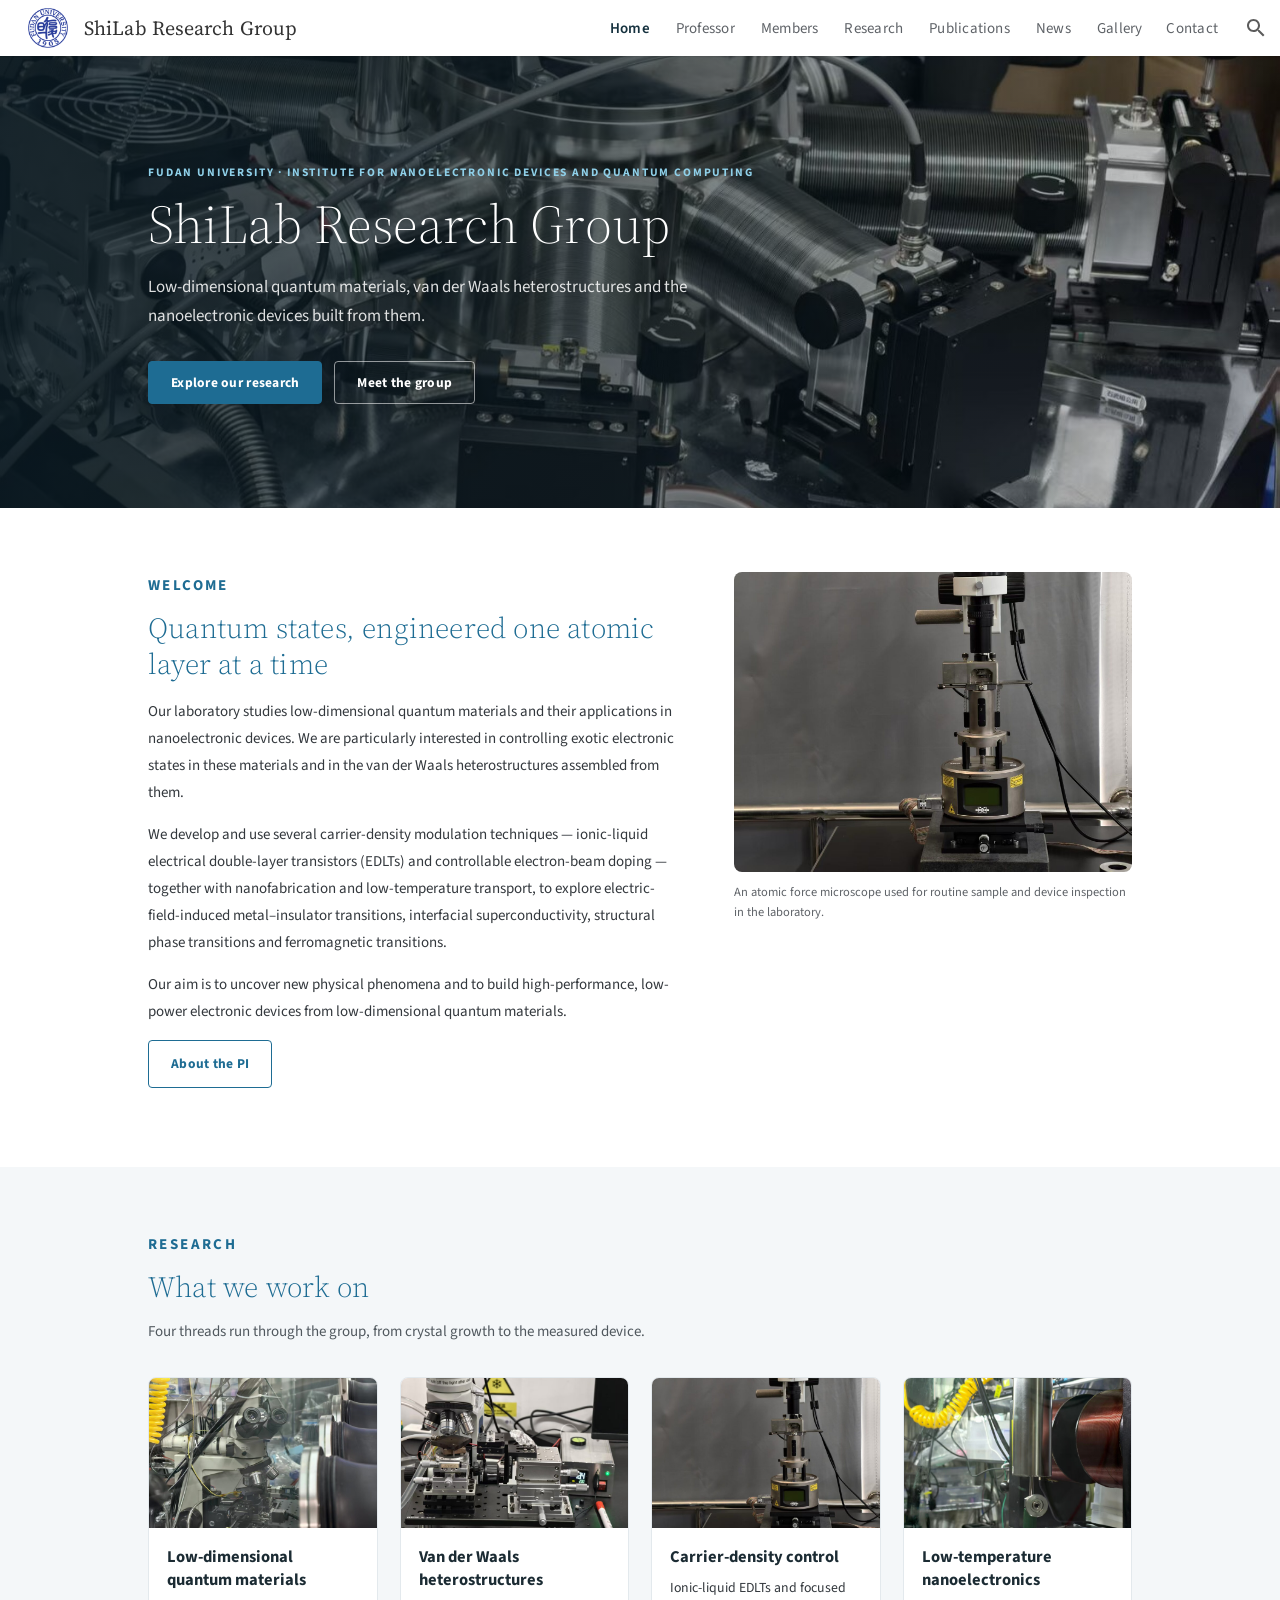
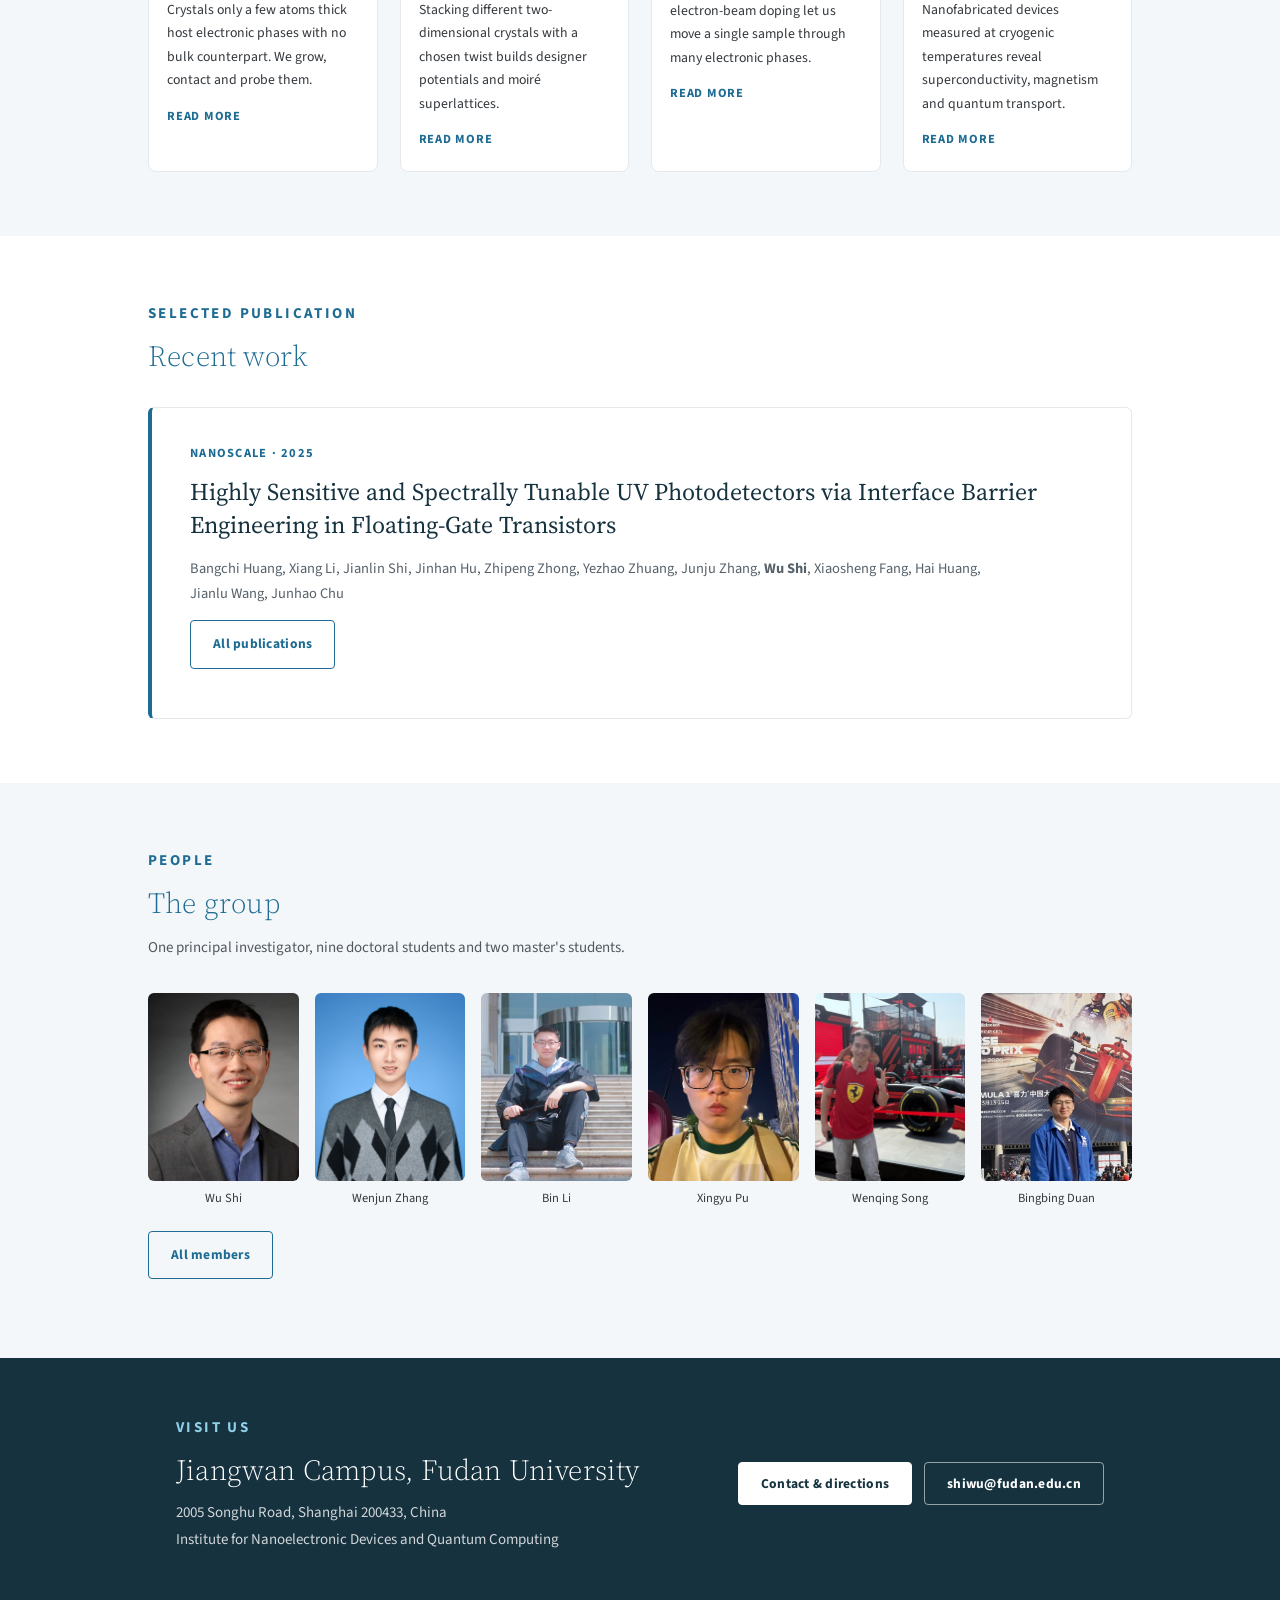
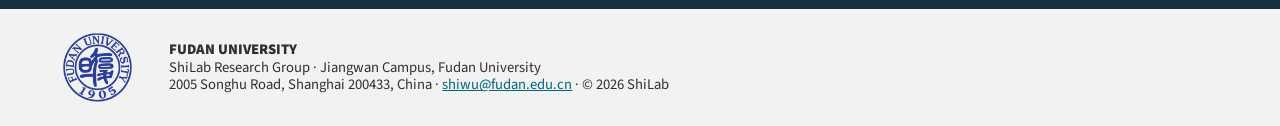
<file: index.htm>
<!doctype html>
<html lang="en">
<head>
<meta charset="utf-8">
<meta http-equiv="refresh" content="0; url=Home.htm">
<link rel="canonical" href="Home.htm">
<title>ShiLab Research Group · Fudan University</title>
</head>
<body>
<p><a href="Home.htm">Open the ShiLab Research Group home page</a></p>
</body>
</html>
</file>
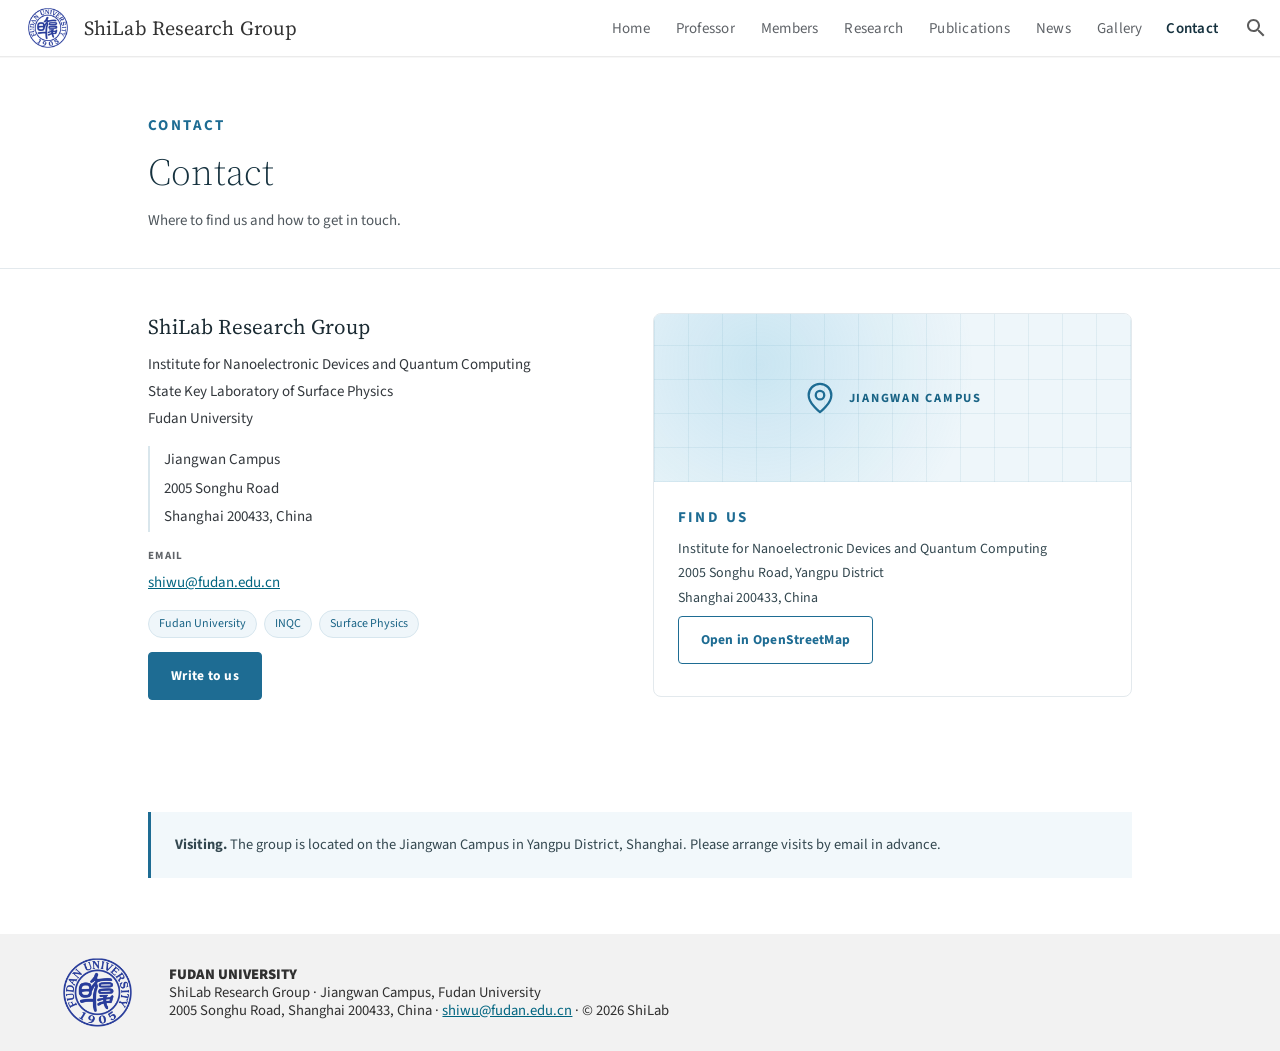
<file: Contact.htm>
<!DOCTYPE html><html lang="en"><head><meta charset="utf-8"><meta name="viewport" content="width=device-width, initial-scale=1"><meta name="description" content="Contact ShiLab at the Institute for Nanoelectronic Devices and Quantum Computing, Fudan University, Shanghai."><meta property="og:title" content="Contact · ShiLab Research Group"><meta property="og:type" content="website"><meta property="og:description" content="Contact ShiLab at the Institute for Nanoelectronic Devices and Quantum Computing, Fudan University, Shanghai."><title>Contact · ShiLab Research Group</title><link rel="icon" type="image/png" href="images/shilab/logo.png"><link rel="preload" href="fonts/SourceSans3-Regular.woff2" as="font" type="font/woff2" crossorigin><link rel="preload" href="fonts/SourceSerif4-Regular.woff2" as="font" type="font/woff2" crossorigin><link rel="stylesheet" href="css/fonts.css"><link rel="stylesheet" href="css/google-sites.css"><link rel="stylesheet" href="css/theme.css"><link rel="stylesheet" href="css/site.css"><link rel="stylesheet" href="css/shilab.css"><link rel="stylesheet" href="css/typography.css"><meta name="theme-color" content="#1e6c93"></head><body dir="ltr" class="EIlDfe mtg-static" itemscope="" itemtype="http://schema.org/WebPage" id="yDmH0d" data-page="contact"><div jscontroller="pc62j" jsmodel="iTeaXe" jsaction="rcuQ6b:WYd;GvneHb:og1FDd;vbaUQc:uAM5ec;"><div jscontroller="X4BaPc" jsaction="rcuQ6b:WYd;o6xM5b:Pg9eo;HuL2Hd:mHeCvf;VMhF5:FFYy5e;sk3Qmb:HI1Mdd;JIbuQc:rSzFEd(z2EeY),aSaF6e(ilzYPe);"><div jscontroller="o1L5Wb" data-sitename="shilab" data-search-scope="1" data-universe="1" jsmodel="fNFZH" jsaction="Pe9H6d:cZFEp;O0t7nc:cC5KLb;WyADff:AQk9Jb;WMZaJ:VsGN3;hJluRd:UADL7b;zuqEgd:HI9w0;tr6QDd:Y8aXB;MxH79b:xDkBfb;JIbuQc:SPXMTb(uxAMZ),LjG1Ed(a6mxbb);BNPLhd:TbIyBd;fGqJod:Tb1xee;" jsname="G0jgYd"><div jsname="gYwusb" class="p9b27"></div><div jscontroller="RrXLpc" jsname="XeeWQc" role="banner" jsaction="keydown:uiKYid(OH0EC);rcuQ6b:WYd;zuqEgd:ufqpf;JIbuQc:XfTnxb(lfEfFf),AlTiYc(GeGHKb),AlTiYc(m1xNUe),zZlNMe(pZn8Oc);YqO5N:ELcyfe;"><div jsname="bF1uUb" class="BuY5Fd" jsaction="click:xVuwSc;"></div><div jsname="MVsrn" class="TbNlJb"><div role="button" class="U26fgb mUbCce fKz7Od h3nfre M9Bg4d" jscontroller="VXdfxd" jsaction="click:cOuCgd; mousedown:UX7yZ; mouseup:lbsD7e; mouseenter:tfO1Yc; mouseleave:JywGue; focus:AHmuwe; blur:O22p3e; contextmenu:mg9Pef;touchstart:p6p2H; touchmove:FwuNnf; touchend:yfqBxc(preventDefault=true); touchcancel:JMtRjd;" jsshadow="" jsname="GeGHKb" aria-label="Back to site" aria-disabled="false" tabindex="0" data-tooltip="Back to site" data-tooltip-vertical-offset="-12" data-tooltip-horizontal-offset="0"><div class="VTBa7b MbhUzd" jsname="ksKsZd"></div><span jsslot="" class="xjKiLb"><span class="Ce1Y1c" style="top: -12px"><svg class="V4YR2c" viewBox="0 0 24 24" focusable="false"><path d="M0 0h24v24H0z" fill="none"></path><path d="M20 11H7.83l5.59-5.59L12 4l-8 8 8 8 1.41-1.41L7.83 13H20v-2z"></path></svg></span></span></div><div class="E2UJ5" jsname="M6JdT" style="margin-left: 360px; width: 720px;"><div class="rFrNMe b7AJhc zKHdkd" jscontroller="pxq3x" jsaction="clickonly:KjsqPd; focus:Jt1EX; blur:fpfTEe; input:Lg5SV" jsshadow="" jsname="OH0EC" aria-expanded="true"><div class="aCsJod oJeWuf"><div class="aXBtI I0VJ4d Wic03c"><span jsslot="" class="A37UZe qgcB3c iHd5yb"><div role="button" class="U26fgb mUbCce fKz7Od i3PoXe M9Bg4d" jscontroller="VXdfxd" jsaction="click:cOuCgd; mousedown:UX7yZ; mouseup:lbsD7e; mouseenter:tfO1Yc; mouseleave:JywGue; focus:AHmuwe; blur:O22p3e; contextmenu:mg9Pef;touchstart:p6p2H; touchmove:FwuNnf; touchend:yfqBxc(preventDefault=true); touchcancel:JMtRjd;" jsshadow="" jsname="lfEfFf" aria-label="Search" aria-disabled="false" tabindex="0" data-tooltip="Search" data-tooltip-vertical-offset="-12" data-tooltip-horizontal-offset="0"><div class="VTBa7b MbhUzd" jsname="ksKsZd"></div><span jsslot="" class="xjKiLb"><span class="Ce1Y1c" style="top: -12px"><svg class="vu8Pwe" viewBox="0 0 24 24" focusable="false"><path d="M15.5 14h-.79l-.28-.27C15.41 12.59 16 11.11 16 9.5 16 5.91 13.09 3 9.5 3S3 5.91 3 9.5 5.91 16 9.5 16c1.61 0 3.09-.59 4.23-1.57l.27.28v.79l5 4.99L20.49 19l-4.99-5zm-6 0C7.01 14 5 11.99 5 9.5S7.01 5 9.5 5 14 7.01 14 9.5 11.99 14 9.5 14z"></path><path d="M0 0h24v24H0z" fill="none"></path></svg></span></span></div><div class="EmVfjc SKShhf" data-loadingmessage="Loading…" jscontroller="qAKInc" jsaction="animationend:kWijWc;dyRcpb:dyRcpb" jsname="aZ2wEe"><div class="Cg7hO" aria-live="assertive" jsname="vyyg5"></div><div jsname="Hxlbvc" class="xu46lf"><div class="ir3uv uWlRce co39ub"><div class="xq3j6 ERcjC"><div class="X6jHbb GOJTSe"></div></div><div class="HBnAAc"><div class="X6jHbb GOJTSe"></div></div><div class="xq3j6 dj3yTd"><div class="X6jHbb GOJTSe"></div></div></div><div class="ir3uv GFoASc Cn087"><div class="xq3j6 ERcjC"><div class="X6jHbb GOJTSe"></div></div><div class="HBnAAc"><div class="X6jHbb GOJTSe"></div></div><div class="xq3j6 dj3yTd"><div class="X6jHbb GOJTSe"></div></div></div><div class="ir3uv WpeOqd hfsr6b"><div class="xq3j6 ERcjC"><div class="X6jHbb GOJTSe"></div></div><div class="HBnAAc"><div class="X6jHbb GOJTSe"></div></div><div class="xq3j6 dj3yTd"><div class="X6jHbb GOJTSe"></div></div></div><div class="ir3uv rHV3jf EjXFBf"><div class="xq3j6 ERcjC"><div class="X6jHbb GOJTSe"></div></div><div class="HBnAAc"><div class="X6jHbb GOJTSe"></div></div><div class="xq3j6 dj3yTd"><div class="X6jHbb GOJTSe"></div></div></div></div></div><div role="button" class="U26fgb mUbCce fKz7Od JyJRXe M9Bg4d" jscontroller="VXdfxd" jsaction="click:cOuCgd; mousedown:UX7yZ; mouseup:lbsD7e; mouseenter:tfO1Yc; mouseleave:JywGue; focus:AHmuwe; blur:O22p3e; contextmenu:mg9Pef;touchstart:p6p2H; touchmove:FwuNnf; touchend:yfqBxc(preventDefault=true); touchcancel:JMtRjd;" jsshadow="" jsname="m1xNUe" aria-label="Back to site" aria-disabled="false" tabindex="0" data-tooltip="Back to site" data-tooltip-vertical-offset="-12" data-tooltip-horizontal-offset="0"><div class="VTBa7b MbhUzd" jsname="ksKsZd"></div><span jsslot="" class="xjKiLb"><span class="Ce1Y1c" style="top: -12px"><svg class="V4YR2c" viewBox="0 0 24 24" focusable="false"><path d="M0 0h24v24H0z" fill="none"></path><path d="M20 11H7.83l5.59-5.59L12 4l-8 8 8 8 1.41-1.41L7.83 13H20v-2z"></path></svg></span></span></div></span><div class="Xb9hP"><input type="search" class="whsOnd zHQkBf" jsname="YPqjbf" autocomplete="off" tabindex="0" aria-label="Search this site" value="" aria-disabled="false" autofocus="" role="combobox" data-initial-value=""><div jsname="LwH6nd" class="ndJi5d snByac" aria-hidden="true">Search this site</div></div><span jsslot="" class="A37UZe sxyYjd MQL3Ob"><div role="button" class="U26fgb mUbCce fKz7Od Kk06A M9Bg4d" jscontroller="VXdfxd" jsaction="click:cOuCgd; mousedown:UX7yZ; mouseup:lbsD7e; mouseenter:tfO1Yc; mouseleave:JywGue; focus:AHmuwe; blur:O22p3e; contextmenu:mg9Pef;touchstart:p6p2H; touchmove:FwuNnf; touchend:yfqBxc(preventDefault=true); touchcancel:JMtRjd;" jsshadow="" jsname="pZn8Oc" aria-label="Clear search" aria-disabled="false" tabindex="0" data-tooltip="Clear search" data-tooltip-vertical-offset="-12" data-tooltip-horizontal-offset="0" style="display: none;"><div class="VTBa7b MbhUzd" jsname="ksKsZd"></div><span jsslot="" class="xjKiLb"><span class="Ce1Y1c" style="top: -12px"><svg class="fAUEUd" viewBox="0 0 24 24" focusable="false"><path d="M19 6.41L17.59 5 12 10.59 6.41 5 5 6.41 10.59 12 5 17.59 6.41 19 12 13.41 17.59 19 19 17.59 13.41 12z"></path><path d="M0 0h24v24H0z" fill="none"></path></svg></span></span></div></span><div class="i9lrp mIZh1c"></div><div jsname="XmnwAc" class="OabDMe cXrdqd"></div></div></div><div class="LXRPh"><div jsname="ty6ygf" class="ovnfwe Is7Fhb"></div></div></div><div class="InHK7" jsname="aN0umc"><div class="GG9xTc" jsaction="click:wTqBkf;" jsname="e7EaC" tabindex="0" aria-label="Embedded Files"><svg class="vu8Pwe KYLCw" viewBox="0 0 24 24" focusable="false"><path d="M15.5 14h-.79l-.28-.27C15.41 12.59 16 11.11 16 9.5 16 5.91 13.09 3 9.5 3S3 5.91 3 9.5 5.91 16 9.5 16c1.61 0 3.09-.59 4.23-1.57l.27.28v.79l5 4.99L20.49 19l-4.99-5zm-6 0C7.01 14 5 11.99 5 9.5S7.01 5 9.5 5 14 7.01 14 9.5 11.99 14 9.5 14z"></path><path d="M0 0h24v24H0z" fill="none"></path></svg><span class="HCIIgf">Embedded Files</span></div></div></div></div></div></div><div jsname="tiN4bf"><div class="bKy5e"><div class="rrJNTc" tabindex="-1"><div class="VfPpkd-dgl2Hf-ppHlrf-sM5MNb" data-is-touch-wrapper="true"><button class="VfPpkd-LgbsSe VfPpkd-LgbsSe-OWXEXe-dgl2Hf LjDxcd XhPA0b LQeN7 WsSUlf jz7fPb" jscontroller="soHxf" jsaction="click:cOuCgd; mousedown:UX7yZ; mouseup:lbsD7e; mouseenter:tfO1Yc; mouseleave:JywGue; touchstart:p6p2H; touchmove:FwuNnf; touchend:yfqBxc; touchcancel:JMtRjd; focus:AHmuwe; blur:O22p3e; contextmenu:mg9Pef;mlnRJb:fLiPzd;" data-idom-class="LjDxcd XhPA0b LQeN7 WsSUlf jz7fPb" jsname="z2EeY" tabindex="0"><div class="VfPpkd-Jh9lGc"></div><div class="VfPpkd-J1Ukfc-LhBDec"></div><div class="VfPpkd-RLmnJb"></div><span jsname="V67aGc" class="VfPpkd-vQzf8d">Skip to main content</span></button></div><div class="VfPpkd-dgl2Hf-ppHlrf-sM5MNb" data-is-touch-wrapper="true"><button class="VfPpkd-LgbsSe VfPpkd-LgbsSe-OWXEXe-dgl2Hf LjDxcd XhPA0b LQeN7 WsSUlf br90J" jscontroller="soHxf" jsaction="click:cOuCgd; mousedown:UX7yZ; mouseup:lbsD7e; mouseenter:tfO1Yc; mouseleave:JywGue; touchstart:p6p2H; touchmove:FwuNnf; touchend:yfqBxc; touchcancel:JMtRjd; focus:AHmuwe; blur:O22p3e; contextmenu:mg9Pef;mlnRJb:fLiPzd;" data-idom-class="LjDxcd XhPA0b LQeN7 WsSUlf br90J" jsname="ilzYPe" tabindex="0"><div class="VfPpkd-Jh9lGc"></div><div class="VfPpkd-J1Ukfc-LhBDec"></div><div class="VfPpkd-RLmnJb"></div><span jsname="V67aGc" class="VfPpkd-vQzf8d">Skip to navigation</span></button></div></div></div><div class="M63kCb N63NQ"></div><div class="QZ3zWd"><div class="fktJzd AKpWA yMcSQd Ly6Unf G9Qloe XeSM4 XxIgdb fOU46b" jsname="UzWXSb" data-uses-custom-theme="false" data-legacy-theme-name="QualityBasics" data-legacy-theme-font-kit="Light" data-legacy-theme-color-kit="Blue" jscontroller="Md9ENb" jsaction="gsiSmd:Ffcznf;yj5fUd:cpPetb;HNXL3:q0Vyke;e2SXKd:IPDu5e;BdXpgd:nhk7K;rcuQ6b:WYd;"><header id="atIdViewHeader"><div style="position:fixed; width: 100%; z-index: 100;"><div id="docs-banner-container"><div id="docs-banners"><div id="HB1eCd-mzNpsf-r8s4j-ORHb"></div><div id="HB1eCd-TZk80d-r8s4j-ORHb" aria-live="assertive" aria-atomic="true"></div><div id="HB1eCd-Vkfede-rJCtOc-b3rLgd-ORHb" aria-live="assertive" aria-atomic="true"></div></div><div class="HB1eCd-Vkfede-NBtyUd-PvRhvb-LwH6nd"></div></div></div><div class="BbxBP usN8rf K5Zlne" jsname="WA9qLc" jscontroller="RQOkef" jsaction="rcuQ6b:JdcaS;MxH79b:JdcaS;VbOlFf:ywL4Jf;FaOgy:ywL4Jf; keydown:Hq2uPe; wheel:Ut4Ahc;" data-top-navigation="true" data-is-preview="false"><div class="DXsoRd YTv4We Mz8gvb YSH9J" role="button" tabindex="0" jsaction="click:LUvzV" jsname="z4Tpl" id="s9iPrd" aria-haspopup="true" aria-controls="yuynLe" aria-expanded="false" title="Show sidebar"><svg class="wFCWne" viewBox="0 0 24 24" stroke="currentColor" jsname="B1n9ub" focusable="false"><g transform="translate(12,12)"><path class="hlJH0" d="M-9 -5 L9 -5" fill="none" stroke-width="2"></path><path class="HBu6N" d="M-9 0 L9 0" fill="none" stroke-width="2"></path><path class="cLAGQe" d="M-9 5 L9 5" fill="none" stroke-width="2"></path></g></svg></div><nav class="JzO0Vc" jsname="ihoMLd" role="navigation" tabindex="-1" id="yuynLe" jsaction="transitionend:UD2r5" style="display: none;"><a class="XMyrgf" href="Home.htm"><img src="images/shilab/logo.png" class="r9CsCb" role="img" aria-label="ShiLab Research Group"></a><a class="Zjiec oNsfjf" href="Home.htm"><span>ShiLab Research Group</span></a><ul class="jYxBte Fpy8Db" tabindex="-1"><li jsname="ibnC6b" data-nav-level="1"><div class="PsKE7e r8s4j-R6PoUb IKA38e baH5ib oNsfjf"><div class="I35ICb" jsaction="keydown:mPuKz(QwLHlb); click:vHQTA(QwLHlb);"><a class="aJHbb dk90Ob hDrhEe HlqNPb" jsname="QwLHlb" role="link" tabindex="0" data-navtype="1" href="Home.htm" data-url="/home" data-type="1" data-level="1">Home</a></div></div></li><li jsname="ibnC6b" data-nav-level="1"><div class="PsKE7e r8s4j-R6PoUb IKA38e baH5ib oNsfjf"><div class="I35ICb" jsaction="keydown:mPuKz(QwLHlb); click:vHQTA(QwLHlb);"><a class="aJHbb dk90Ob hDrhEe HlqNPb" jsname="QwLHlb" role="link" tabindex="0" data-navtype="1" href="Professor.htm" data-url="/professor" data-type="1" data-level="1">Professor</a></div></div></li><li jsname="ibnC6b" data-nav-level="1"><div class="PsKE7e r8s4j-R6PoUb IKA38e baH5ib oNsfjf"><div class="I35ICb" jsaction="keydown:mPuKz(QwLHlb); click:vHQTA(QwLHlb);"><a class="aJHbb dk90Ob hDrhEe HlqNPb" jsname="QwLHlb" role="link" tabindex="0" data-navtype="1" href="Members.htm" data-url="/members" data-type="1" data-level="1">Members</a></div></div></li><li jsname="ibnC6b" data-nav-level="1"><div class="PsKE7e r8s4j-R6PoUb IKA38e baH5ib oNsfjf"><div class="I35ICb" jsaction="keydown:mPuKz(QwLHlb); click:vHQTA(QwLHlb);"><a class="aJHbb dk90Ob hDrhEe HlqNPb" jsname="QwLHlb" role="link" tabindex="0" data-navtype="1" href="Research.htm" data-url="/research" data-type="1" data-level="1">Research</a></div></div></li><li jsname="ibnC6b" data-nav-level="1"><div class="PsKE7e r8s4j-R6PoUb IKA38e baH5ib oNsfjf"><div class="I35ICb" jsaction="keydown:mPuKz(QwLHlb); click:vHQTA(QwLHlb);"><a class="aJHbb dk90Ob hDrhEe HlqNPb" jsname="QwLHlb" role="link" tabindex="0" data-navtype="1" href="Publications.htm" data-url="/publications" data-type="1" data-level="1">Publications</a></div></div></li><li jsname="ibnC6b" data-nav-level="1"><div class="PsKE7e r8s4j-R6PoUb IKA38e baH5ib oNsfjf"><div class="I35ICb" jsaction="keydown:mPuKz(QwLHlb); click:vHQTA(QwLHlb);"><a class="aJHbb dk90Ob hDrhEe HlqNPb" jsname="QwLHlb" role="link" tabindex="0" data-navtype="1" href="News.htm" data-url="/news" data-type="1" data-level="1">News</a></div></div></li><li jsname="ibnC6b" data-nav-level="1"><div class="PsKE7e r8s4j-R6PoUb IKA38e baH5ib oNsfjf"><div class="I35ICb" jsaction="keydown:mPuKz(QwLHlb); click:vHQTA(QwLHlb);"><a class="aJHbb dk90Ob hDrhEe HlqNPb" jsname="QwLHlb" role="link" tabindex="0" data-navtype="1" href="Gallery.htm" data-url="/gallery" data-type="1" data-level="1">Gallery</a></div></div></li><li jsname="ibnC6b" data-nav-level="1" class="mtg-section-active"><div class="PsKE7e r8s4j-R6PoUb IKA38e baH5ib oNsfjf lhZOrc" aria-current="true"><div class="I35ICb" jsaction="keydown:mPuKz(QwLHlb); click:vHQTA(QwLHlb);"><a class="aJHbb dk90Ob hDrhEe HlqNPb mtg-current" jsname="QwLHlb" role="link" tabindex="0" data-navtype="1" aria-selected="true" href="Contact.htm" data-url="/contact" data-type="1" data-level="1" aria-current="page">Contact</a></div></div></li></ul></nav><div class="VLoccc K5Zlne QDWEj U8eYrb" jsname="rtFGi" aria-hidden="false"><div class="Pvc6xe"><div jsname="I8J07e" class="TlfmSc YSH9J"><a class="GAuSPc" jsname="jIujaf" href="Home.htm" aria-hidden="false" tabindex="0"><img src="images/shilab/logo.png" class="lzy1Td" role="img" aria-label="ShiLab Research Group" jsname="SwcDWb"><span class="QTKDff p46B7e">ShiLab Research Group</span></a></div><nav class="plFg0c" jscontroller="HXO1uc" jsaction="rcuQ6b:rcuQ6b;MxH79b:CfS0pe;" id="WDxLfe" data-is-preview="false" style="visibility: visible;" role="navigation" tabindex="-1"><ul jsname="waIgnc" class="K1Ci7d oXBWEc jYxBte"><li jsname="ibnC6b" data-nav-level="1" class="VsJjtf"><div class="PsKE7e qV4dIc Qrrb5 YSH9J"><div class="I35ICb" jsaction="click:vHQTA(QwLHlb); keydown:mPuKz(QwLHlb);"><a class="aJHbb dk90Ob jgXgSe HlqNPb" jsname="QwLHlb" role="link" tabindex="0" data-navtype="1" href="Home.htm" data-url="/home" data-type="1" data-level="1">Home</a></div></div><div class="rgLkl"></div></li><li jsname="ibnC6b" data-nav-level="1" class="VsJjtf"><div class="PsKE7e qV4dIc Qrrb5 YSH9J"><div class="I35ICb" jsaction="click:vHQTA(QwLHlb); keydown:mPuKz(QwLHlb);"><a class="aJHbb dk90Ob jgXgSe HlqNPb" jsname="QwLHlb" role="link" tabindex="0" data-navtype="1" href="Professor.htm" data-url="/professor" data-type="1" data-level="1">Professor</a></div></div><div class="rgLkl"></div></li><li jsname="ibnC6b" data-nav-level="1" class="VsJjtf"><div class="PsKE7e qV4dIc Qrrb5 YSH9J"><div class="I35ICb" jsaction="click:vHQTA(QwLHlb); keydown:mPuKz(QwLHlb);"><a class="aJHbb dk90Ob jgXgSe HlqNPb" jsname="QwLHlb" role="link" tabindex="0" data-navtype="1" href="Members.htm" data-url="/members" data-type="1" data-level="1">Members</a></div></div><div class="rgLkl"></div></li><li jsname="ibnC6b" data-nav-level="1" class="VsJjtf"><div class="PsKE7e qV4dIc Qrrb5 YSH9J"><div class="I35ICb" jsaction="click:vHQTA(QwLHlb); keydown:mPuKz(QwLHlb);"><a class="aJHbb dk90Ob jgXgSe HlqNPb" jsname="QwLHlb" role="link" tabindex="0" data-navtype="1" href="Research.htm" data-url="/research" data-type="1" data-level="1">Research</a></div></div><div class="rgLkl"></div></li><li jsname="ibnC6b" data-nav-level="1" class="VsJjtf"><div class="PsKE7e qV4dIc Qrrb5 YSH9J"><div class="I35ICb" jsaction="click:vHQTA(QwLHlb); keydown:mPuKz(QwLHlb);"><a class="aJHbb dk90Ob jgXgSe HlqNPb" jsname="QwLHlb" role="link" tabindex="0" data-navtype="1" href="Publications.htm" data-url="/publications" data-type="1" data-level="1">Publications</a></div></div><div class="rgLkl"></div></li><li jsname="ibnC6b" data-nav-level="1" class="VsJjtf"><div class="PsKE7e qV4dIc Qrrb5 YSH9J"><div class="I35ICb" jsaction="click:vHQTA(QwLHlb); keydown:mPuKz(QwLHlb);"><a class="aJHbb dk90Ob jgXgSe HlqNPb" jsname="QwLHlb" role="link" tabindex="0" data-navtype="1" href="News.htm" data-url="/news" data-type="1" data-level="1">News</a></div></div><div class="rgLkl"></div></li><li jsname="ibnC6b" data-nav-level="1" class="VsJjtf"><div class="PsKE7e qV4dIc Qrrb5 YSH9J"><div class="I35ICb" jsaction="click:vHQTA(QwLHlb); keydown:mPuKz(QwLHlb);"><a class="aJHbb dk90Ob jgXgSe HlqNPb" jsname="QwLHlb" role="link" tabindex="0" data-navtype="1" href="Gallery.htm" data-url="/gallery" data-type="1" data-level="1">Gallery</a></div></div><div class="rgLkl"></div></li><li jsname="ibnC6b" data-nav-level="1" class="VsJjtf mtg-section-active"><div class="PsKE7e qV4dIc Qrrb5 YSH9J M9vuGd" aria-current="true"><div class="I35ICb" jsaction="click:vHQTA(QwLHlb); keydown:mPuKz(QwLHlb);"><a class="aJHbb dk90Ob jgXgSe HlqNPb mtg-current" jsname="QwLHlb" role="link" tabindex="0" data-navtype="1" aria-selected="true" href="Contact.htm" data-url="/contact" data-type="1" data-level="1" aria-current="page">Contact</a></div></div><div class="rgLkl"></div></li></ul></nav><div jscontroller="gK4msf" class="RBEWZc" jsname="h04Zod" jsaction="rcuQ6b:WYd;JIbuQc:AT95Ub;VbOlFf:HgE5D;FaOgy:HgE5D;MxH79b:JdcaS;" data-side-navigation="false"><div role="button" class="U26fgb mUbCce fKz7Od iWs3gf Wdnjke M9Bg4d" jscontroller="VXdfxd" jsaction="click:cOuCgd; mousedown:UX7yZ; mouseup:lbsD7e; mouseenter:tfO1Yc; mouseleave:JywGue; focus:AHmuwe; blur:O22p3e; contextmenu:mg9Pef;touchstart:p6p2H; touchmove:FwuNnf; touchend:yfqBxc(preventDefault=true); touchcancel:JMtRjd;" jsshadow="" jsname="R9oOZd" aria-label="Open search bar" aria-disabled="false" tabindex="0" data-tooltip="Open search bar" aria-expanded="false" data-tooltip-vertical-offset="-12" data-tooltip-horizontal-offset="0"><div class="VTBa7b MbhUzd" jsname="ksKsZd"></div><span jsslot="" class="xjKiLb"><span class="Ce1Y1c" style="top: -12px"><svg class="vu8Pwe tCHXDc YSH9J" viewBox="0 0 24 24" focusable="false"><path d="M15.5 14h-.79l-.28-.27C15.41 12.59 16 11.11 16 9.5 16 5.91 13.09 3 9.5 3S3 5.91 3 9.5 5.91 16 9.5 16c1.61 0 3.09-.59 4.23-1.57l.27.28v.79l5 4.99L20.49 19l-4.99-5zm-6 0C7.01 14 5 11.99 5 9.5S7.01 5 9.5 5 14 7.01 14 9.5 11.99 14 9.5 14z"></path><path d="M0 0h24v24H0z" fill="none"></path></svg></span></span></div></div></div><div jsname="mADGA" class="zDUgLc"></div></div><div class="TxnWlb" jsname="BDdyze" jsaction="click:LUvzV"></div></div></header><div jsname="ZBtY8b" tabindex="-1" class="UtePc RCETm SwuGbc" dir="ltr" aria-hidden="false"><header class="sl-pagehead">
  <p class="sl-kicker">Contact</p>
  <h1 class="sl-h1 sl-h1--page">Contact</h1>
  <p class="sl-lead">Where to find us and how to get in touch.</p>
</header>
<section class="sl-section sl-section--flush"><div class="sl-wrap">
<div class="sl-contact">
  <div class="sl-contact-info">
    <h2 class="sl-h3">ShiLab Research Group</h2>
    <p>Institute for Nanoelectronic Devices and Quantum Computing<br>
    State Key Laboratory of Surface Physics<br>
    Fudan University</p>
    <p class="sl-address">Jiangwan Campus<br>2005 Songhu Road<br>Shanghai 200433, China</p>
    <p><span class="sl-meta-label">Email</span> <a href="mailto:shiwu@fudan.edu.cn">shiwu@fudan.edu.cn</a></p>
    <p class="sl-chips"><a class="sl-chip" href="https://www.fudan.edu.cn/" target="_blank" rel="noopener">Fudan University</a>
    <a class="sl-chip" href="https://inqc.fudan.edu.cn/" target="_blank" rel="noopener">INQC</a>
    <a class="sl-chip" href="https://surface.fudan.edu.cn/" target="_blank" rel="noopener">Surface Physics</a></p>
    <p class="sl-actions"><a class="sl-btn" href="mailto:shiwu@fudan.edu.cn">Write to us</a></p>
  </div>
  <div class="sl-contact-map">
    <div class="sl-map-card">
      <div class="sl-map-art" aria-hidden="true">
        <svg viewBox="0 0 24 24" width="34" height="34" fill="none" stroke="currentColor" stroke-width="1.6" stroke-linecap="round" stroke-linejoin="round"><path d="M20 10c0 6-8 12-8 12s-8-6-8-12a8 8 0 0 1 16 0Z"/><circle cx="12" cy="10" r="3"/></svg>
        <span>Jiangwan Campus</span>
      </div>
      <div class="sl-map-body">
        <p class="sl-kicker">Find us</p>
        <p class="sl-map-address">Institute for Nanoelectronic Devices and Quantum Computing<br>2005 Songhu Road, Yangpu District<br>Shanghai 200433, China</p>
        <p class="sl-actions"><a class="sl-btn sl-btn--outline" href="https://www.openstreetmap.org/?mlat=31.3395&amp;mlon=121.5059#map=15/31.3395/121.5059" target="_blank" rel="noopener">Open in OpenStreetMap</a></p>
      </div>
    </div>
  </div>
</div></div></section>
<section class="sl-section sl-section--tight"><div class="sl-wrap"><div class="sl-note"><strong>Visiting.</strong> The group is located on the Jiangwan Campus in Yangpu District, Shanghai. Please arrange visits by email in advance.</div></div></section>
</div><div class="Xpil1b xgQ6eb"></div><footer jsname="yePe5c" aria-hidden="false"><section id="h.2f6ca1c25fed57c9_31" class="yaqOZd qeLZfd"><div class="IFuOkc"></div><div class="mYVXT"><div class="LS81yb VICjCf j5pSsc db35Fc" tabindex="-1"><div class="hJDwNd-AhqUyc-R6PoUb Ft7HRd-AhqUyc-R6PoUb purZT-AhqUyc-R6PoUb ZcASvf-AhqUyc-R6PoUb pSzOP-AhqUyc-R6PoUb Ktthjf-AhqUyc-R6PoUb JNdkSc SQVYQc"><div class="JNdkSc-SmKAyb LkDMRd"><div class="" jscontroller="sGwD4d" jsaction="zXBUYb:zTPCnb;zQF9Uc:Qxe3nd;" jsname="F57UId"><div class="oKdM2c ZZyype Kzv0Me"><div id="h.1c4e5ea7b4d2f60b_4" class="hJDwNd-AhqUyc-R6PoUb Ft7HRd-AhqUyc-R6PoUb purZT-AhqUyc-R6PoUb ZcASvf-AhqUyc-R6PoUb pSzOP-AhqUyc-R6PoUb Ktthjf-AhqUyc-R6PoUb jXK9ad D2fZ2 zu5uec OjCsFc dmUFtb wHaque g5GTcb"><div class="jXK9ad-SmKAyb"><div class="tyJCtd baZpAe"><a href="https://www.fudan.edu.cn/" target="_blank" class="fqo2vd"><div class="t3iYD"><img src="images/shilab/logo.png" class="CENy8b" loading="lazy" decoding="async" alt="Fudan University"></div></a></div></div></div></div></div></div></div><div class="hJDwNd-AhqUyc-EehZO Ft7HRd-AhqUyc-EehZO purZT-AhqUyc-II5mzb ZcASvf-AhqUyc-II5mzb pSzOP-AhqUyc-qWD73c Ktthjf-AhqUyc-qWD73c JNdkSc SQVYQc"><div class="JNdkSc-SmKAyb LkDMRd"><div class="" jscontroller="sGwD4d" jsaction="zXBUYb:zTPCnb;zQF9Uc:Qxe3nd;" jsname="F57UId"><div class="oKdM2c ZZyype Kzv0Me"><div id="h.2f6ca1c25fed57c9_28" class="hJDwNd-AhqUyc-EehZO Ft7HRd-AhqUyc-EehZO jXK9ad D2fZ2 zu5uec OjCsFc dmUFtb wHaque g5GTcb"><div class="jXK9ad-SmKAyb"><div class="tyJCtd mGzaTb Depvyb baZpAe"><p dir="ltr" class="zfr3Q CDt4Ke " style="background-color: transparent; border-bottom: none; border-left: none; border-right: none; border-top: none; line-height: 1.2; margin-bottom: 0.0pt; margin-top: 0.0pt; padding-bottom: 0.0pt; padding-left: 0.0pt; padding-right: 0.0pt; padding-top: 0.0pt;"><span class="C9DxTc " style="color: #303030; font-family: Lato, Arial; font-weight: 900;">FUDAN UNIVERSITY</span><span class="C9DxTc " style="color: #303030;"><br></span><span class="C9DxTc " style="color: #303030;">ShiLab Research Group · Jiangwan Campus, Fudan University</span><span class="C9DxTc " style="color: #303030;"><br></span><span class="C9DxTc " style="color: #303030; font-variant: normal;">2005 Songhu Road, Shanghai 200433, China · <a href="mailto:shiwu@fudan.edu.cn" style="color:#006580;">shiwu@fudan.edu.cn</a> · © 2026 ShiLab</span></p></div></div></div></div></div></div></div><div class="hJDwNd-AhqUyc-R6PoUb Ft7HRd-AhqUyc-R6PoUb purZT-AhqUyc-R6PoUb ZcASvf-AhqUyc-R6PoUb pSzOP-AhqUyc-R6PoUb Ktthjf-AhqUyc-R6PoUb JNdkSc SQVYQc"><div class="JNdkSc-SmKAyb LkDMRd"><div class="" jscontroller="sGwD4d" jsaction="zXBUYb:zTPCnb;zQF9Uc:Qxe3nd;" jsname="F57UId"><div class="oKdM2c ZZyype Kzv0Me"><div id="h.52f1ed5118e5c9f0_0" class="hJDwNd-AhqUyc-R6PoUb Ft7HRd-AhqUyc-R6PoUb purZT-AhqUyc-R6PoUb ZcASvf-AhqUyc-R6PoUb pSzOP-AhqUyc-R6PoUb Ktthjf-AhqUyc-R6PoUb jXK9ad D2fZ2 zu5uec OjCsFc dmUFtb wHaque g5GTcb"><div class="jXK9ad-SmKAyb"><div class="tyJCtd baZpAe"><div class="t3iYD"></div></div></div></div></div></div></div></div></div></div></section></footer><div jscontroller="j1RDQb" jsaction="rcuQ6b:rcuQ6b;MxH79b:JdcaS;FaOgy:XuHpsb;" class="dZA9kd ynRLnc" data-last-updated-at-time="1781785635091" data-is-preview="false"><div role="button" class="U26fgb JRtysb WzwrXb I12f0b K2mXPb zXBiaf ynRLnc" jscontroller="iSvg6e" jsaction="click:cOuCgd; mousedown:UX7yZ; mouseup:lbsD7e; mouseenter:tfO1Yc; mouseleave:JywGue; focus:AHmuwe; blur:O22p3e; contextmenu:mg9Pef;touchstart:p6p2H; touchmove:FwuNnf; touchend:yfqBxc(preventDefault=true); touchcancel:JMtRjd;;keydown:I481le;" jsshadow="" jsname="Bg3gkf" aria-label="Site actions" aria-disabled="false" tabindex="0" aria-haspopup="true" aria-expanded="false" data-menu-corner="bottom-start" data-anchor-corner="top-start" id="ow11" __is_owner="true"><div class="NWlf3e MbhUzd" jsname="ksKsZd"></div><span jsslot="" class="MhXXcc oJeWuf"><span class="Lw7GHd snByac"><svg width="24" height="24" viewBox="0 0 24 24" focusable="false" class=" NMm5M"><path d="M11 17h2v-6h-2v6zm1-15C6.48 2 2 6.48 2 12s4.48 10 10 10 10-4.48 10-10S17.52 2 12 2zm0 18c-4.41 0-8-3.59-8-8s3.59-8 8-8 8 3.59 8 8-3.59 8-8 8zM11 9h2V7h-2v2z"></path></svg></span></span></div></div><div jscontroller="j1RDQb" jsaction="focusin:gBxDVb(srlkmf); focusout:zvXhGb(srlkmf); click:ro2KTd(psdQ5e);JIbuQc:DSypkd(Bg3gkf);MxH79b:JdcaS;rcuQ6b:rcuQ6b;" class="LqzjUe" data-last-updated-at-time="1781785635091" data-is-preview="false"><div jsname="psdQ5e" class="Q0cSn"></div><div jsname="bN97Pc" class="hBW7Hb"><div role="button" class="U26fgb mUbCce fKz7Od kpPxtd QMuaBc M9Bg4d" jscontroller="VXdfxd" jsaction="click:cOuCgd; mousedown:UX7yZ; mouseup:lbsD7e; mouseenter:tfO1Yc; mouseleave:JywGue; focus:AHmuwe; blur:O22p3e; contextmenu:mg9Pef;touchstart:p6p2H; touchmove:FwuNnf; touchend:yfqBxc(preventDefault=true); touchcancel:JMtRjd;" jsshadow="" jsname="Bg3gkf" aria-label="Site actions" aria-disabled="false" tabindex="-1" aria-hidden="true"><div class="VTBa7b MbhUzd" jsname="ksKsZd"></div><span jsslot="" class="xjKiLb"><span class="Ce1Y1c" style="top: -12px"><svg width="24" height="24" viewBox="0 0 24 24" focusable="false" class=" NMm5M"><path d="M11 17h2v-6h-2v6zm1-15C6.48 2 2 6.48 2 12s4.48 10 10 10 10-4.48 10-10S17.52 2 12 2zm0 18c-4.41 0-8-3.59-8-8s3.59-8 8-8 8 3.59 8 8-3.59 8-8 8zM11 9h2V7h-2v2z"></path></svg></span></span></div><div jsname="srlkmf" class="hUphyc"><div class="YkaBSd"><div class="iBkmkf"><span>Page updated</span> <span jsname="CFIm1b" class="dji00c" jsaction="AHmuwe:eGiyHb; mouseover:eGiyHb;" tabindex="0" role="contentinfo"></span></div></div><div class="YkaBSd" jsaction="click:Toy3n;"><div role="button" class="U26fgb kpPxtd J7BuEb" jsshadow="" jsname="V2zOu" aria-disabled="false" tabindex="0">Google Sites</div></div><div class="YkaBSd" jscontroller="HYv29e" jsaction="click:dQ6O0c;" data-abuse-reporting-widget-proto="%.@.null,&quot;https://sites.google.com/view/materials-theory-group/home&quot;]"><div role="button" class="U26fgb kpPxtd J7BuEb" jsshadow="" aria-label="Report abuse" aria-disabled="false" tabindex="0">Report abuse</div></div></div></div></div></div></div></div></div></div><div jscontroller="YV8yqd" jsaction="rcuQ6b:npT2md"></div><div id="docs-aria-speakable" role="region" aria-live="assertive" aria-atomic="true" aria-hidden="false" style="position: absolute; left: 0px; top: -1px; z-index: -2; opacity: 0; height: 1px; width: 1px; overflow: hidden;"></div><script src="js/search-index.js"></script>
<script src="js/site.js"></script>
</body></html>
</file>
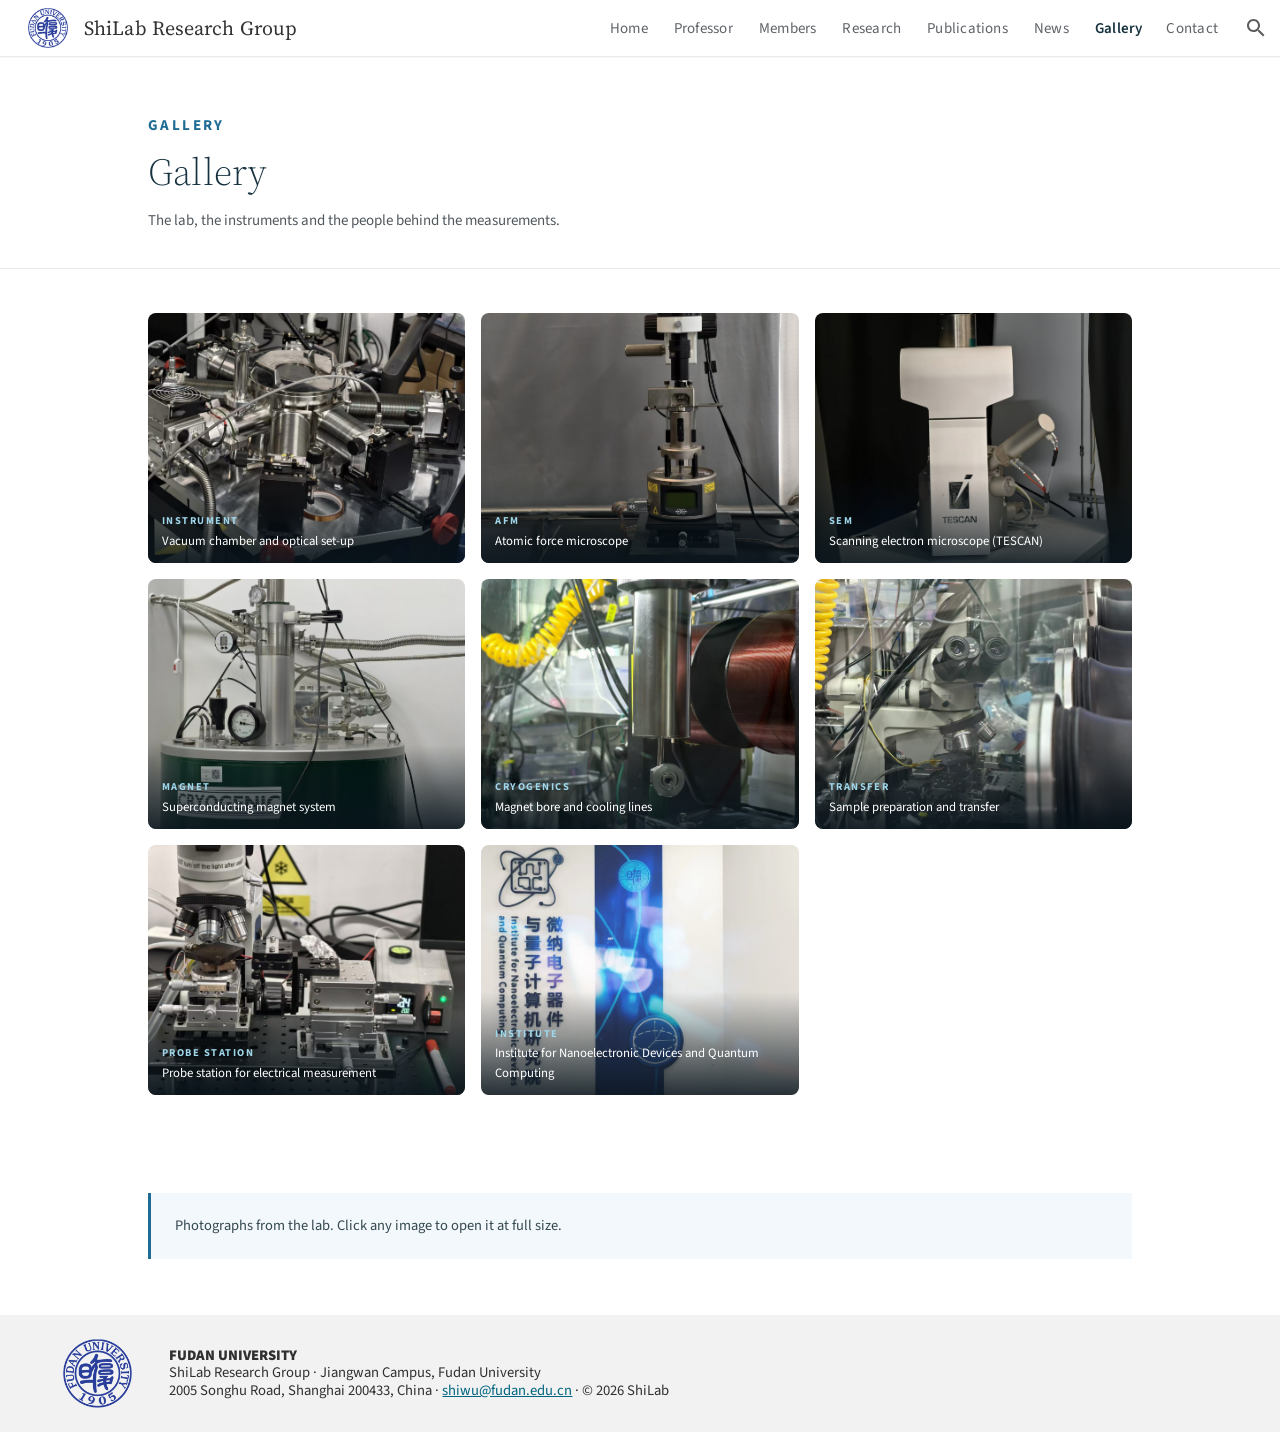
<file: Gallery.htm>
<!DOCTYPE html><html lang="en"><head><meta charset="utf-8"><meta name="viewport" content="width=device-width, initial-scale=1"><meta name="description" content="Photographs of the ShiLab laboratory, instruments and institute at Fudan University."><meta property="og:title" content="Gallery · ShiLab Research Group"><meta property="og:type" content="website"><meta property="og:description" content="Photographs of the ShiLab laboratory, instruments and institute at Fudan University."><title>Gallery · ShiLab Research Group</title><link rel="icon" type="image/png" href="images/shilab/logo.png"><link rel="preload" href="fonts/SourceSans3-Regular.woff2" as="font" type="font/woff2" crossorigin><link rel="preload" href="fonts/SourceSerif4-Regular.woff2" as="font" type="font/woff2" crossorigin><link rel="stylesheet" href="css/fonts.css"><link rel="stylesheet" href="css/google-sites.css"><link rel="stylesheet" href="css/theme.css"><link rel="stylesheet" href="css/site.css"><link rel="stylesheet" href="css/shilab.css"><link rel="stylesheet" href="css/typography.css"><meta name="theme-color" content="#1e6c93"></head><body dir="ltr" class="EIlDfe mtg-static" itemscope="" itemtype="http://schema.org/WebPage" id="yDmH0d" data-page="gallery"><div jscontroller="pc62j" jsmodel="iTeaXe" jsaction="rcuQ6b:WYd;GvneHb:og1FDd;vbaUQc:uAM5ec;"><div jscontroller="X4BaPc" jsaction="rcuQ6b:WYd;o6xM5b:Pg9eo;HuL2Hd:mHeCvf;VMhF5:FFYy5e;sk3Qmb:HI1Mdd;JIbuQc:rSzFEd(z2EeY),aSaF6e(ilzYPe);"><div jscontroller="o1L5Wb" data-sitename="shilab" data-search-scope="1" data-universe="1" jsmodel="fNFZH" jsaction="Pe9H6d:cZFEp;O0t7nc:cC5KLb;WyADff:AQk9Jb;WMZaJ:VsGN3;hJluRd:UADL7b;zuqEgd:HI9w0;tr6QDd:Y8aXB;MxH79b:xDkBfb;JIbuQc:SPXMTb(uxAMZ),LjG1Ed(a6mxbb);BNPLhd:TbIyBd;fGqJod:Tb1xee;" jsname="G0jgYd"><div jsname="gYwusb" class="p9b27"></div><div jscontroller="RrXLpc" jsname="XeeWQc" role="banner" jsaction="keydown:uiKYid(OH0EC);rcuQ6b:WYd;zuqEgd:ufqpf;JIbuQc:XfTnxb(lfEfFf),AlTiYc(GeGHKb),AlTiYc(m1xNUe),zZlNMe(pZn8Oc);YqO5N:ELcyfe;"><div jsname="bF1uUb" class="BuY5Fd" jsaction="click:xVuwSc;"></div><div jsname="MVsrn" class="TbNlJb"><div role="button" class="U26fgb mUbCce fKz7Od h3nfre M9Bg4d" jscontroller="VXdfxd" jsaction="click:cOuCgd; mousedown:UX7yZ; mouseup:lbsD7e; mouseenter:tfO1Yc; mouseleave:JywGue; focus:AHmuwe; blur:O22p3e; contextmenu:mg9Pef;touchstart:p6p2H; touchmove:FwuNnf; touchend:yfqBxc(preventDefault=true); touchcancel:JMtRjd;" jsshadow="" jsname="GeGHKb" aria-label="Back to site" aria-disabled="false" tabindex="0" data-tooltip="Back to site" data-tooltip-vertical-offset="-12" data-tooltip-horizontal-offset="0"><div class="VTBa7b MbhUzd" jsname="ksKsZd"></div><span jsslot="" class="xjKiLb"><span class="Ce1Y1c" style="top: -12px"><svg class="V4YR2c" viewBox="0 0 24 24" focusable="false"><path d="M0 0h24v24H0z" fill="none"></path><path d="M20 11H7.83l5.59-5.59L12 4l-8 8 8 8 1.41-1.41L7.83 13H20v-2z"></path></svg></span></span></div><div class="E2UJ5" jsname="M6JdT" style="margin-left: 360px; width: 720px;"><div class="rFrNMe b7AJhc zKHdkd" jscontroller="pxq3x" jsaction="clickonly:KjsqPd; focus:Jt1EX; blur:fpfTEe; input:Lg5SV" jsshadow="" jsname="OH0EC" aria-expanded="true"><div class="aCsJod oJeWuf"><div class="aXBtI I0VJ4d Wic03c"><span jsslot="" class="A37UZe qgcB3c iHd5yb"><div role="button" class="U26fgb mUbCce fKz7Od i3PoXe M9Bg4d" jscontroller="VXdfxd" jsaction="click:cOuCgd; mousedown:UX7yZ; mouseup:lbsD7e; mouseenter:tfO1Yc; mouseleave:JywGue; focus:AHmuwe; blur:O22p3e; contextmenu:mg9Pef;touchstart:p6p2H; touchmove:FwuNnf; touchend:yfqBxc(preventDefault=true); touchcancel:JMtRjd;" jsshadow="" jsname="lfEfFf" aria-label="Search" aria-disabled="false" tabindex="0" data-tooltip="Search" data-tooltip-vertical-offset="-12" data-tooltip-horizontal-offset="0"><div class="VTBa7b MbhUzd" jsname="ksKsZd"></div><span jsslot="" class="xjKiLb"><span class="Ce1Y1c" style="top: -12px"><svg class="vu8Pwe" viewBox="0 0 24 24" focusable="false"><path d="M15.5 14h-.79l-.28-.27C15.41 12.59 16 11.11 16 9.5 16 5.91 13.09 3 9.5 3S3 5.91 3 9.5 5.91 16 9.5 16c1.61 0 3.09-.59 4.23-1.57l.27.28v.79l5 4.99L20.49 19l-4.99-5zm-6 0C7.01 14 5 11.99 5 9.5S7.01 5 9.5 5 14 7.01 14 9.5 11.99 14 9.5 14z"></path><path d="M0 0h24v24H0z" fill="none"></path></svg></span></span></div><div class="EmVfjc SKShhf" data-loadingmessage="Loading…" jscontroller="qAKInc" jsaction="animationend:kWijWc;dyRcpb:dyRcpb" jsname="aZ2wEe"><div class="Cg7hO" aria-live="assertive" jsname="vyyg5"></div><div jsname="Hxlbvc" class="xu46lf"><div class="ir3uv uWlRce co39ub"><div class="xq3j6 ERcjC"><div class="X6jHbb GOJTSe"></div></div><div class="HBnAAc"><div class="X6jHbb GOJTSe"></div></div><div class="xq3j6 dj3yTd"><div class="X6jHbb GOJTSe"></div></div></div><div class="ir3uv GFoASc Cn087"><div class="xq3j6 ERcjC"><div class="X6jHbb GOJTSe"></div></div><div class="HBnAAc"><div class="X6jHbb GOJTSe"></div></div><div class="xq3j6 dj3yTd"><div class="X6jHbb GOJTSe"></div></div></div><div class="ir3uv WpeOqd hfsr6b"><div class="xq3j6 ERcjC"><div class="X6jHbb GOJTSe"></div></div><div class="HBnAAc"><div class="X6jHbb GOJTSe"></div></div><div class="xq3j6 dj3yTd"><div class="X6jHbb GOJTSe"></div></div></div><div class="ir3uv rHV3jf EjXFBf"><div class="xq3j6 ERcjC"><div class="X6jHbb GOJTSe"></div></div><div class="HBnAAc"><div class="X6jHbb GOJTSe"></div></div><div class="xq3j6 dj3yTd"><div class="X6jHbb GOJTSe"></div></div></div></div></div><div role="button" class="U26fgb mUbCce fKz7Od JyJRXe M9Bg4d" jscontroller="VXdfxd" jsaction="click:cOuCgd; mousedown:UX7yZ; mouseup:lbsD7e; mouseenter:tfO1Yc; mouseleave:JywGue; focus:AHmuwe; blur:O22p3e; contextmenu:mg9Pef;touchstart:p6p2H; touchmove:FwuNnf; touchend:yfqBxc(preventDefault=true); touchcancel:JMtRjd;" jsshadow="" jsname="m1xNUe" aria-label="Back to site" aria-disabled="false" tabindex="0" data-tooltip="Back to site" data-tooltip-vertical-offset="-12" data-tooltip-horizontal-offset="0"><div class="VTBa7b MbhUzd" jsname="ksKsZd"></div><span jsslot="" class="xjKiLb"><span class="Ce1Y1c" style="top: -12px"><svg class="V4YR2c" viewBox="0 0 24 24" focusable="false"><path d="M0 0h24v24H0z" fill="none"></path><path d="M20 11H7.83l5.59-5.59L12 4l-8 8 8 8 1.41-1.41L7.83 13H20v-2z"></path></svg></span></span></div></span><div class="Xb9hP"><input type="search" class="whsOnd zHQkBf" jsname="YPqjbf" autocomplete="off" tabindex="0" aria-label="Search this site" value="" aria-disabled="false" autofocus="" role="combobox" data-initial-value=""><div jsname="LwH6nd" class="ndJi5d snByac" aria-hidden="true">Search this site</div></div><span jsslot="" class="A37UZe sxyYjd MQL3Ob"><div role="button" class="U26fgb mUbCce fKz7Od Kk06A M9Bg4d" jscontroller="VXdfxd" jsaction="click:cOuCgd; mousedown:UX7yZ; mouseup:lbsD7e; mouseenter:tfO1Yc; mouseleave:JywGue; focus:AHmuwe; blur:O22p3e; contextmenu:mg9Pef;touchstart:p6p2H; touchmove:FwuNnf; touchend:yfqBxc(preventDefault=true); touchcancel:JMtRjd;" jsshadow="" jsname="pZn8Oc" aria-label="Clear search" aria-disabled="false" tabindex="0" data-tooltip="Clear search" data-tooltip-vertical-offset="-12" data-tooltip-horizontal-offset="0" style="display: none;"><div class="VTBa7b MbhUzd" jsname="ksKsZd"></div><span jsslot="" class="xjKiLb"><span class="Ce1Y1c" style="top: -12px"><svg class="fAUEUd" viewBox="0 0 24 24" focusable="false"><path d="M19 6.41L17.59 5 12 10.59 6.41 5 5 6.41 10.59 12 5 17.59 6.41 19 12 13.41 17.59 19 19 17.59 13.41 12z"></path><path d="M0 0h24v24H0z" fill="none"></path></svg></span></span></div></span><div class="i9lrp mIZh1c"></div><div jsname="XmnwAc" class="OabDMe cXrdqd"></div></div></div><div class="LXRPh"><div jsname="ty6ygf" class="ovnfwe Is7Fhb"></div></div></div><div class="InHK7" jsname="aN0umc"><div class="GG9xTc" jsaction="click:wTqBkf;" jsname="e7EaC" tabindex="0" aria-label="Embedded Files"><svg class="vu8Pwe KYLCw" viewBox="0 0 24 24" focusable="false"><path d="M15.5 14h-.79l-.28-.27C15.41 12.59 16 11.11 16 9.5 16 5.91 13.09 3 9.5 3S3 5.91 3 9.5 5.91 16 9.5 16c1.61 0 3.09-.59 4.23-1.57l.27.28v.79l5 4.99L20.49 19l-4.99-5zm-6 0C7.01 14 5 11.99 5 9.5S7.01 5 9.5 5 14 7.01 14 9.5 11.99 14 9.5 14z"></path><path d="M0 0h24v24H0z" fill="none"></path></svg><span class="HCIIgf">Embedded Files</span></div></div></div></div></div></div><div jsname="tiN4bf"><div class="bKy5e"><div class="rrJNTc" tabindex="-1"><div class="VfPpkd-dgl2Hf-ppHlrf-sM5MNb" data-is-touch-wrapper="true"><button class="VfPpkd-LgbsSe VfPpkd-LgbsSe-OWXEXe-dgl2Hf LjDxcd XhPA0b LQeN7 WsSUlf jz7fPb" jscontroller="soHxf" jsaction="click:cOuCgd; mousedown:UX7yZ; mouseup:lbsD7e; mouseenter:tfO1Yc; mouseleave:JywGue; touchstart:p6p2H; touchmove:FwuNnf; touchend:yfqBxc; touchcancel:JMtRjd; focus:AHmuwe; blur:O22p3e; contextmenu:mg9Pef;mlnRJb:fLiPzd;" data-idom-class="LjDxcd XhPA0b LQeN7 WsSUlf jz7fPb" jsname="z2EeY" tabindex="0"><div class="VfPpkd-Jh9lGc"></div><div class="VfPpkd-J1Ukfc-LhBDec"></div><div class="VfPpkd-RLmnJb"></div><span jsname="V67aGc" class="VfPpkd-vQzf8d">Skip to main content</span></button></div><div class="VfPpkd-dgl2Hf-ppHlrf-sM5MNb" data-is-touch-wrapper="true"><button class="VfPpkd-LgbsSe VfPpkd-LgbsSe-OWXEXe-dgl2Hf LjDxcd XhPA0b LQeN7 WsSUlf br90J" jscontroller="soHxf" jsaction="click:cOuCgd; mousedown:UX7yZ; mouseup:lbsD7e; mouseenter:tfO1Yc; mouseleave:JywGue; touchstart:p6p2H; touchmove:FwuNnf; touchend:yfqBxc; touchcancel:JMtRjd; focus:AHmuwe; blur:O22p3e; contextmenu:mg9Pef;mlnRJb:fLiPzd;" data-idom-class="LjDxcd XhPA0b LQeN7 WsSUlf br90J" jsname="ilzYPe" tabindex="0"><div class="VfPpkd-Jh9lGc"></div><div class="VfPpkd-J1Ukfc-LhBDec"></div><div class="VfPpkd-RLmnJb"></div><span jsname="V67aGc" class="VfPpkd-vQzf8d">Skip to navigation</span></button></div></div></div><div class="M63kCb N63NQ"></div><div class="QZ3zWd"><div class="fktJzd AKpWA yMcSQd Ly6Unf G9Qloe XeSM4 XxIgdb fOU46b" jsname="UzWXSb" data-uses-custom-theme="false" data-legacy-theme-name="QualityBasics" data-legacy-theme-font-kit="Light" data-legacy-theme-color-kit="Blue" jscontroller="Md9ENb" jsaction="gsiSmd:Ffcznf;yj5fUd:cpPetb;HNXL3:q0Vyke;e2SXKd:IPDu5e;BdXpgd:nhk7K;rcuQ6b:WYd;"><header id="atIdViewHeader"><div style="position:fixed; width: 100%; z-index: 100;"><div id="docs-banner-container"><div id="docs-banners"><div id="HB1eCd-mzNpsf-r8s4j-ORHb"></div><div id="HB1eCd-TZk80d-r8s4j-ORHb" aria-live="assertive" aria-atomic="true"></div><div id="HB1eCd-Vkfede-rJCtOc-b3rLgd-ORHb" aria-live="assertive" aria-atomic="true"></div></div><div class="HB1eCd-Vkfede-NBtyUd-PvRhvb-LwH6nd"></div></div></div><div class="BbxBP usN8rf K5Zlne" jsname="WA9qLc" jscontroller="RQOkef" jsaction="rcuQ6b:JdcaS;MxH79b:JdcaS;VbOlFf:ywL4Jf;FaOgy:ywL4Jf; keydown:Hq2uPe; wheel:Ut4Ahc;" data-top-navigation="true" data-is-preview="false"><div class="DXsoRd YTv4We Mz8gvb YSH9J" role="button" tabindex="0" jsaction="click:LUvzV" jsname="z4Tpl" id="s9iPrd" aria-haspopup="true" aria-controls="yuynLe" aria-expanded="false" title="Show sidebar"><svg class="wFCWne" viewBox="0 0 24 24" stroke="currentColor" jsname="B1n9ub" focusable="false"><g transform="translate(12,12)"><path class="hlJH0" d="M-9 -5 L9 -5" fill="none" stroke-width="2"></path><path class="HBu6N" d="M-9 0 L9 0" fill="none" stroke-width="2"></path><path class="cLAGQe" d="M-9 5 L9 5" fill="none" stroke-width="2"></path></g></svg></div><nav class="JzO0Vc" jsname="ihoMLd" role="navigation" tabindex="-1" id="yuynLe" jsaction="transitionend:UD2r5" style="display: none;"><a class="XMyrgf" href="Home.htm"><img src="images/shilab/logo.png" class="r9CsCb" role="img" aria-label="ShiLab Research Group"></a><a class="Zjiec oNsfjf" href="Home.htm"><span>ShiLab Research Group</span></a><ul class="jYxBte Fpy8Db" tabindex="-1"><li jsname="ibnC6b" data-nav-level="1"><div class="PsKE7e r8s4j-R6PoUb IKA38e baH5ib oNsfjf"><div class="I35ICb" jsaction="keydown:mPuKz(QwLHlb); click:vHQTA(QwLHlb);"><a class="aJHbb dk90Ob hDrhEe HlqNPb" jsname="QwLHlb" role="link" tabindex="0" data-navtype="1" href="Home.htm" data-url="/home" data-type="1" data-level="1">Home</a></div></div></li><li jsname="ibnC6b" data-nav-level="1"><div class="PsKE7e r8s4j-R6PoUb IKA38e baH5ib oNsfjf"><div class="I35ICb" jsaction="keydown:mPuKz(QwLHlb); click:vHQTA(QwLHlb);"><a class="aJHbb dk90Ob hDrhEe HlqNPb" jsname="QwLHlb" role="link" tabindex="0" data-navtype="1" href="Professor.htm" data-url="/professor" data-type="1" data-level="1">Professor</a></div></div></li><li jsname="ibnC6b" data-nav-level="1"><div class="PsKE7e r8s4j-R6PoUb IKA38e baH5ib oNsfjf"><div class="I35ICb" jsaction="keydown:mPuKz(QwLHlb); click:vHQTA(QwLHlb);"><a class="aJHbb dk90Ob hDrhEe HlqNPb" jsname="QwLHlb" role="link" tabindex="0" data-navtype="1" href="Members.htm" data-url="/members" data-type="1" data-level="1">Members</a></div></div></li><li jsname="ibnC6b" data-nav-level="1"><div class="PsKE7e r8s4j-R6PoUb IKA38e baH5ib oNsfjf"><div class="I35ICb" jsaction="keydown:mPuKz(QwLHlb); click:vHQTA(QwLHlb);"><a class="aJHbb dk90Ob hDrhEe HlqNPb" jsname="QwLHlb" role="link" tabindex="0" data-navtype="1" href="Research.htm" data-url="/research" data-type="1" data-level="1">Research</a></div></div></li><li jsname="ibnC6b" data-nav-level="1"><div class="PsKE7e r8s4j-R6PoUb IKA38e baH5ib oNsfjf"><div class="I35ICb" jsaction="keydown:mPuKz(QwLHlb); click:vHQTA(QwLHlb);"><a class="aJHbb dk90Ob hDrhEe HlqNPb" jsname="QwLHlb" role="link" tabindex="0" data-navtype="1" href="Publications.htm" data-url="/publications" data-type="1" data-level="1">Publications</a></div></div></li><li jsname="ibnC6b" data-nav-level="1"><div class="PsKE7e r8s4j-R6PoUb IKA38e baH5ib oNsfjf"><div class="I35ICb" jsaction="keydown:mPuKz(QwLHlb); click:vHQTA(QwLHlb);"><a class="aJHbb dk90Ob hDrhEe HlqNPb" jsname="QwLHlb" role="link" tabindex="0" data-navtype="1" href="News.htm" data-url="/news" data-type="1" data-level="1">News</a></div></div></li><li jsname="ibnC6b" data-nav-level="1" class="mtg-section-active"><div class="PsKE7e r8s4j-R6PoUb IKA38e baH5ib oNsfjf lhZOrc" aria-current="true"><div class="I35ICb" jsaction="keydown:mPuKz(QwLHlb); click:vHQTA(QwLHlb);"><a class="aJHbb dk90Ob hDrhEe HlqNPb mtg-current" jsname="QwLHlb" role="link" tabindex="0" data-navtype="1" aria-selected="true" href="Gallery.htm" data-url="/gallery" data-type="1" data-level="1" aria-current="page">Gallery</a></div></div></li><li jsname="ibnC6b" data-nav-level="1"><div class="PsKE7e r8s4j-R6PoUb IKA38e baH5ib oNsfjf"><div class="I35ICb" jsaction="keydown:mPuKz(QwLHlb); click:vHQTA(QwLHlb);"><a class="aJHbb dk90Ob hDrhEe HlqNPb" jsname="QwLHlb" role="link" tabindex="0" data-navtype="1" href="Contact.htm" data-url="/contact" data-type="1" data-level="1">Contact</a></div></div></li></ul></nav><div class="VLoccc K5Zlne QDWEj U8eYrb" jsname="rtFGi" aria-hidden="false"><div class="Pvc6xe"><div jsname="I8J07e" class="TlfmSc YSH9J"><a class="GAuSPc" jsname="jIujaf" href="Home.htm" aria-hidden="false" tabindex="0"><img src="images/shilab/logo.png" class="lzy1Td" role="img" aria-label="ShiLab Research Group" jsname="SwcDWb"><span class="QTKDff p46B7e">ShiLab Research Group</span></a></div><nav class="plFg0c" jscontroller="HXO1uc" jsaction="rcuQ6b:rcuQ6b;MxH79b:CfS0pe;" id="WDxLfe" data-is-preview="false" style="visibility: visible;" role="navigation" tabindex="-1"><ul jsname="waIgnc" class="K1Ci7d oXBWEc jYxBte"><li jsname="ibnC6b" data-nav-level="1" class="VsJjtf"><div class="PsKE7e qV4dIc Qrrb5 YSH9J"><div class="I35ICb" jsaction="click:vHQTA(QwLHlb); keydown:mPuKz(QwLHlb);"><a class="aJHbb dk90Ob jgXgSe HlqNPb" jsname="QwLHlb" role="link" tabindex="0" data-navtype="1" href="Home.htm" data-url="/home" data-type="1" data-level="1">Home</a></div></div><div class="rgLkl"></div></li><li jsname="ibnC6b" data-nav-level="1" class="VsJjtf"><div class="PsKE7e qV4dIc Qrrb5 YSH9J"><div class="I35ICb" jsaction="click:vHQTA(QwLHlb); keydown:mPuKz(QwLHlb);"><a class="aJHbb dk90Ob jgXgSe HlqNPb" jsname="QwLHlb" role="link" tabindex="0" data-navtype="1" href="Professor.htm" data-url="/professor" data-type="1" data-level="1">Professor</a></div></div><div class="rgLkl"></div></li><li jsname="ibnC6b" data-nav-level="1" class="VsJjtf"><div class="PsKE7e qV4dIc Qrrb5 YSH9J"><div class="I35ICb" jsaction="click:vHQTA(QwLHlb); keydown:mPuKz(QwLHlb);"><a class="aJHbb dk90Ob jgXgSe HlqNPb" jsname="QwLHlb" role="link" tabindex="0" data-navtype="1" href="Members.htm" data-url="/members" data-type="1" data-level="1">Members</a></div></div><div class="rgLkl"></div></li><li jsname="ibnC6b" data-nav-level="1" class="VsJjtf"><div class="PsKE7e qV4dIc Qrrb5 YSH9J"><div class="I35ICb" jsaction="click:vHQTA(QwLHlb); keydown:mPuKz(QwLHlb);"><a class="aJHbb dk90Ob jgXgSe HlqNPb" jsname="QwLHlb" role="link" tabindex="0" data-navtype="1" href="Research.htm" data-url="/research" data-type="1" data-level="1">Research</a></div></div><div class="rgLkl"></div></li><li jsname="ibnC6b" data-nav-level="1" class="VsJjtf"><div class="PsKE7e qV4dIc Qrrb5 YSH9J"><div class="I35ICb" jsaction="click:vHQTA(QwLHlb); keydown:mPuKz(QwLHlb);"><a class="aJHbb dk90Ob jgXgSe HlqNPb" jsname="QwLHlb" role="link" tabindex="0" data-navtype="1" href="Publications.htm" data-url="/publications" data-type="1" data-level="1">Publications</a></div></div><div class="rgLkl"></div></li><li jsname="ibnC6b" data-nav-level="1" class="VsJjtf"><div class="PsKE7e qV4dIc Qrrb5 YSH9J"><div class="I35ICb" jsaction="click:vHQTA(QwLHlb); keydown:mPuKz(QwLHlb);"><a class="aJHbb dk90Ob jgXgSe HlqNPb" jsname="QwLHlb" role="link" tabindex="0" data-navtype="1" href="News.htm" data-url="/news" data-type="1" data-level="1">News</a></div></div><div class="rgLkl"></div></li><li jsname="ibnC6b" data-nav-level="1" class="VsJjtf mtg-section-active"><div class="PsKE7e qV4dIc Qrrb5 YSH9J M9vuGd" aria-current="true"><div class="I35ICb" jsaction="click:vHQTA(QwLHlb); keydown:mPuKz(QwLHlb);"><a class="aJHbb dk90Ob jgXgSe HlqNPb mtg-current" jsname="QwLHlb" role="link" tabindex="0" data-navtype="1" aria-selected="true" href="Gallery.htm" data-url="/gallery" data-type="1" data-level="1" aria-current="page">Gallery</a></div></div><div class="rgLkl"></div></li><li jsname="ibnC6b" data-nav-level="1" class="VsJjtf"><div class="PsKE7e qV4dIc Qrrb5 YSH9J"><div class="I35ICb" jsaction="click:vHQTA(QwLHlb); keydown:mPuKz(QwLHlb);"><a class="aJHbb dk90Ob jgXgSe HlqNPb" jsname="QwLHlb" role="link" tabindex="0" data-navtype="1" href="Contact.htm" data-url="/contact" data-type="1" data-level="1">Contact</a></div></div><div class="rgLkl"></div></li></ul></nav><div jscontroller="gK4msf" class="RBEWZc" jsname="h04Zod" jsaction="rcuQ6b:WYd;JIbuQc:AT95Ub;VbOlFf:HgE5D;FaOgy:HgE5D;MxH79b:JdcaS;" data-side-navigation="false"><div role="button" class="U26fgb mUbCce fKz7Od iWs3gf Wdnjke M9Bg4d" jscontroller="VXdfxd" jsaction="click:cOuCgd; mousedown:UX7yZ; mouseup:lbsD7e; mouseenter:tfO1Yc; mouseleave:JywGue; focus:AHmuwe; blur:O22p3e; contextmenu:mg9Pef;touchstart:p6p2H; touchmove:FwuNnf; touchend:yfqBxc(preventDefault=true); touchcancel:JMtRjd;" jsshadow="" jsname="R9oOZd" aria-label="Open search bar" aria-disabled="false" tabindex="0" data-tooltip="Open search bar" aria-expanded="false" data-tooltip-vertical-offset="-12" data-tooltip-horizontal-offset="0"><div class="VTBa7b MbhUzd" jsname="ksKsZd"></div><span jsslot="" class="xjKiLb"><span class="Ce1Y1c" style="top: -12px"><svg class="vu8Pwe tCHXDc YSH9J" viewBox="0 0 24 24" focusable="false"><path d="M15.5 14h-.79l-.28-.27C15.41 12.59 16 11.11 16 9.5 16 5.91 13.09 3 9.5 3S3 5.91 3 9.5 5.91 16 9.5 16c1.61 0 3.09-.59 4.23-1.57l.27.28v.79l5 4.99L20.49 19l-4.99-5zm-6 0C7.01 14 5 11.99 5 9.5S7.01 5 9.5 5 14 7.01 14 9.5 11.99 14 9.5 14z"></path><path d="M0 0h24v24H0z" fill="none"></path></svg></span></span></div></div></div><div jsname="mADGA" class="zDUgLc"></div></div><div class="TxnWlb" jsname="BDdyze" jsaction="click:LUvzV"></div></div></header><div jsname="ZBtY8b" tabindex="-1" class="UtePc RCETm SwuGbc" dir="ltr" aria-hidden="false"><header class="sl-pagehead">
  <p class="sl-kicker">Gallery</p>
  <h1 class="sl-h1 sl-h1--page">Gallery</h1>
  <p class="sl-lead">The lab, the instruments and the people behind the measurements.</p>
</header>
<section class="sl-section sl-section--flush"><div class="sl-wrap"><div class="sl-gallery"><figure class="sl-gal-item">
  <img src="images/shilab/lab/probe.jpg" alt="Vacuum chamber and optical set-up" loading="lazy" data-mtg-lightbox="true" data-caption="Vacuum chamber and optical set-up">
  <figcaption><span class="sl-gal-tag">Instrument</span>Vacuum chamber and optical set-up</figcaption>
</figure><figure class="sl-gal-item">
  <img src="images/shilab/lab/afm.jpg" alt="Atomic force microscope" loading="lazy" data-mtg-lightbox="true" data-caption="Atomic force microscope">
  <figcaption><span class="sl-gal-tag">AFM</span>Atomic force microscope</figcaption>
</figure><figure class="sl-gal-item">
  <img src="images/shilab/lab/sem.jpg" alt="Scanning electron microscope (TESCAN)" loading="lazy" data-mtg-lightbox="true" data-caption="Scanning electron microscope (TESCAN)">
  <figcaption><span class="sl-gal-tag">SEM</span>Scanning electron microscope (TESCAN)</figcaption>
</figure><figure class="sl-gal-item">
  <img src="images/shilab/lab/magnet.jpg" alt="Superconducting magnet system" loading="lazy" data-mtg-lightbox="true" data-caption="Superconducting magnet system">
  <figcaption><span class="sl-gal-tag">Magnet</span>Superconducting magnet system</figcaption>
</figure><figure class="sl-gal-item">
  <img src="images/shilab/lab/cooling.jpg" alt="Magnet bore and cooling lines" loading="lazy" data-mtg-lightbox="true" data-caption="Magnet bore and cooling lines">
  <figcaption><span class="sl-gal-tag">Cryogenics</span>Magnet bore and cooling lines</figcaption>
</figure><figure class="sl-gal-item">
  <img src="images/shilab/lab/transfer1.jpg" alt="Sample preparation and transfer" loading="lazy" data-mtg-lightbox="true" data-caption="Sample preparation and transfer">
  <figcaption><span class="sl-gal-tag">Transfer</span>Sample preparation and transfer</figcaption>
</figure><figure class="sl-gal-item">
  <img src="images/shilab/lab/transfer2.jpg" alt="Probe station for electrical measurement" loading="lazy" data-mtg-lightbox="true" data-caption="Probe station for electrical measurement">
  <figcaption><span class="sl-gal-tag">Probe station</span>Probe station for electrical measurement</figcaption>
</figure><figure class="sl-gal-item">
  <img src="images/shilab/lab/institute.jpg" alt="Institute for Nanoelectronic Devices and Quantum Computing" loading="lazy" data-mtg-lightbox="true" data-caption="Institute for Nanoelectronic Devices and Quantum Computing">
  <figcaption><span class="sl-gal-tag">Institute</span>Institute for Nanoelectronic Devices and Quantum Computing</figcaption>
</figure></div></div></section>
<section class="sl-section sl-section--tight"><div class="sl-wrap"><div class="sl-note">Photographs from the lab. Click any image to open it at full size.</div></div></section>
</div><div class="Xpil1b xgQ6eb"></div><footer jsname="yePe5c" aria-hidden="false"><section id="h.2f6ca1c25fed57c9_31" class="yaqOZd qeLZfd"><div class="IFuOkc"></div><div class="mYVXT"><div class="LS81yb VICjCf j5pSsc db35Fc" tabindex="-1"><div class="hJDwNd-AhqUyc-R6PoUb Ft7HRd-AhqUyc-R6PoUb purZT-AhqUyc-R6PoUb ZcASvf-AhqUyc-R6PoUb pSzOP-AhqUyc-R6PoUb Ktthjf-AhqUyc-R6PoUb JNdkSc SQVYQc"><div class="JNdkSc-SmKAyb LkDMRd"><div class="" jscontroller="sGwD4d" jsaction="zXBUYb:zTPCnb;zQF9Uc:Qxe3nd;" jsname="F57UId"><div class="oKdM2c ZZyype Kzv0Me"><div id="h.1c4e5ea7b4d2f60b_4" class="hJDwNd-AhqUyc-R6PoUb Ft7HRd-AhqUyc-R6PoUb purZT-AhqUyc-R6PoUb ZcASvf-AhqUyc-R6PoUb pSzOP-AhqUyc-R6PoUb Ktthjf-AhqUyc-R6PoUb jXK9ad D2fZ2 zu5uec OjCsFc dmUFtb wHaque g5GTcb"><div class="jXK9ad-SmKAyb"><div class="tyJCtd baZpAe"><a href="https://www.fudan.edu.cn/" target="_blank" class="fqo2vd"><div class="t3iYD"><img src="images/shilab/logo.png" class="CENy8b" loading="lazy" decoding="async" alt="Fudan University"></div></a></div></div></div></div></div></div></div><div class="hJDwNd-AhqUyc-EehZO Ft7HRd-AhqUyc-EehZO purZT-AhqUyc-II5mzb ZcASvf-AhqUyc-II5mzb pSzOP-AhqUyc-qWD73c Ktthjf-AhqUyc-qWD73c JNdkSc SQVYQc"><div class="JNdkSc-SmKAyb LkDMRd"><div class="" jscontroller="sGwD4d" jsaction="zXBUYb:zTPCnb;zQF9Uc:Qxe3nd;" jsname="F57UId"><div class="oKdM2c ZZyype Kzv0Me"><div id="h.2f6ca1c25fed57c9_28" class="hJDwNd-AhqUyc-EehZO Ft7HRd-AhqUyc-EehZO jXK9ad D2fZ2 zu5uec OjCsFc dmUFtb wHaque g5GTcb"><div class="jXK9ad-SmKAyb"><div class="tyJCtd mGzaTb Depvyb baZpAe"><p dir="ltr" class="zfr3Q CDt4Ke " style="background-color: transparent; border-bottom: none; border-left: none; border-right: none; border-top: none; line-height: 1.2; margin-bottom: 0.0pt; margin-top: 0.0pt; padding-bottom: 0.0pt; padding-left: 0.0pt; padding-right: 0.0pt; padding-top: 0.0pt;"><span class="C9DxTc " style="color: #303030; font-family: Lato, Arial; font-weight: 900;">FUDAN UNIVERSITY</span><span class="C9DxTc " style="color: #303030;"><br></span><span class="C9DxTc " style="color: #303030;">ShiLab Research Group · Jiangwan Campus, Fudan University</span><span class="C9DxTc " style="color: #303030;"><br></span><span class="C9DxTc " style="color: #303030; font-variant: normal;">2005 Songhu Road, Shanghai 200433, China · <a href="mailto:shiwu@fudan.edu.cn" style="color:#006580;">shiwu@fudan.edu.cn</a> · © 2026 ShiLab</span></p></div></div></div></div></div></div></div><div class="hJDwNd-AhqUyc-R6PoUb Ft7HRd-AhqUyc-R6PoUb purZT-AhqUyc-R6PoUb ZcASvf-AhqUyc-R6PoUb pSzOP-AhqUyc-R6PoUb Ktthjf-AhqUyc-R6PoUb JNdkSc SQVYQc"><div class="JNdkSc-SmKAyb LkDMRd"><div class="" jscontroller="sGwD4d" jsaction="zXBUYb:zTPCnb;zQF9Uc:Qxe3nd;" jsname="F57UId"><div class="oKdM2c ZZyype Kzv0Me"><div id="h.52f1ed5118e5c9f0_0" class="hJDwNd-AhqUyc-R6PoUb Ft7HRd-AhqUyc-R6PoUb purZT-AhqUyc-R6PoUb ZcASvf-AhqUyc-R6PoUb pSzOP-AhqUyc-R6PoUb Ktthjf-AhqUyc-R6PoUb jXK9ad D2fZ2 zu5uec OjCsFc dmUFtb wHaque g5GTcb"><div class="jXK9ad-SmKAyb"><div class="tyJCtd baZpAe"><div class="t3iYD"></div></div></div></div></div></div></div></div></div></div></section></footer><div jscontroller="j1RDQb" jsaction="rcuQ6b:rcuQ6b;MxH79b:JdcaS;FaOgy:XuHpsb;" class="dZA9kd ynRLnc" data-last-updated-at-time="1781785635091" data-is-preview="false"><div role="button" class="U26fgb JRtysb WzwrXb I12f0b K2mXPb zXBiaf ynRLnc" jscontroller="iSvg6e" jsaction="click:cOuCgd; mousedown:UX7yZ; mouseup:lbsD7e; mouseenter:tfO1Yc; mouseleave:JywGue; focus:AHmuwe; blur:O22p3e; contextmenu:mg9Pef;touchstart:p6p2H; touchmove:FwuNnf; touchend:yfqBxc(preventDefault=true); touchcancel:JMtRjd;;keydown:I481le;" jsshadow="" jsname="Bg3gkf" aria-label="Site actions" aria-disabled="false" tabindex="0" aria-haspopup="true" aria-expanded="false" data-menu-corner="bottom-start" data-anchor-corner="top-start" id="ow11" __is_owner="true"><div class="NWlf3e MbhUzd" jsname="ksKsZd"></div><span jsslot="" class="MhXXcc oJeWuf"><span class="Lw7GHd snByac"><svg width="24" height="24" viewBox="0 0 24 24" focusable="false" class=" NMm5M"><path d="M11 17h2v-6h-2v6zm1-15C6.48 2 2 6.48 2 12s4.48 10 10 10 10-4.48 10-10S17.52 2 12 2zm0 18c-4.41 0-8-3.59-8-8s3.59-8 8-8 8 3.59 8 8-3.59 8-8 8zM11 9h2V7h-2v2z"></path></svg></span></span></div></div><div jscontroller="j1RDQb" jsaction="focusin:gBxDVb(srlkmf); focusout:zvXhGb(srlkmf); click:ro2KTd(psdQ5e);JIbuQc:DSypkd(Bg3gkf);MxH79b:JdcaS;rcuQ6b:rcuQ6b;" class="LqzjUe" data-last-updated-at-time="1781785635091" data-is-preview="false"><div jsname="psdQ5e" class="Q0cSn"></div><div jsname="bN97Pc" class="hBW7Hb"><div role="button" class="U26fgb mUbCce fKz7Od kpPxtd QMuaBc M9Bg4d" jscontroller="VXdfxd" jsaction="click:cOuCgd; mousedown:UX7yZ; mouseup:lbsD7e; mouseenter:tfO1Yc; mouseleave:JywGue; focus:AHmuwe; blur:O22p3e; contextmenu:mg9Pef;touchstart:p6p2H; touchmove:FwuNnf; touchend:yfqBxc(preventDefault=true); touchcancel:JMtRjd;" jsshadow="" jsname="Bg3gkf" aria-label="Site actions" aria-disabled="false" tabindex="-1" aria-hidden="true"><div class="VTBa7b MbhUzd" jsname="ksKsZd"></div><span jsslot="" class="xjKiLb"><span class="Ce1Y1c" style="top: -12px"><svg width="24" height="24" viewBox="0 0 24 24" focusable="false" class=" NMm5M"><path d="M11 17h2v-6h-2v6zm1-15C6.48 2 2 6.48 2 12s4.48 10 10 10 10-4.48 10-10S17.52 2 12 2zm0 18c-4.41 0-8-3.59-8-8s3.59-8 8-8 8 3.59 8 8-3.59 8-8 8zM11 9h2V7h-2v2z"></path></svg></span></span></div><div jsname="srlkmf" class="hUphyc"><div class="YkaBSd"><div class="iBkmkf"><span>Page updated</span> <span jsname="CFIm1b" class="dji00c" jsaction="AHmuwe:eGiyHb; mouseover:eGiyHb;" tabindex="0" role="contentinfo"></span></div></div><div class="YkaBSd" jsaction="click:Toy3n;"><div role="button" class="U26fgb kpPxtd J7BuEb" jsshadow="" jsname="V2zOu" aria-disabled="false" tabindex="0">Google Sites</div></div><div class="YkaBSd" jscontroller="HYv29e" jsaction="click:dQ6O0c;" data-abuse-reporting-widget-proto="%.@.null,&quot;https://sites.google.com/view/materials-theory-group/home&quot;]"><div role="button" class="U26fgb kpPxtd J7BuEb" jsshadow="" aria-label="Report abuse" aria-disabled="false" tabindex="0">Report abuse</div></div></div></div></div></div></div></div></div></div><div jscontroller="YV8yqd" jsaction="rcuQ6b:npT2md"></div><div id="docs-aria-speakable" role="region" aria-live="assertive" aria-atomic="true" aria-hidden="false" style="position: absolute; left: 0px; top: -1px; z-index: -2; opacity: 0; height: 1px; width: 1px; overflow: hidden;"></div><script src="js/search-index.js"></script>
<script src="js/site.js"></script>
</body></html>
</file>
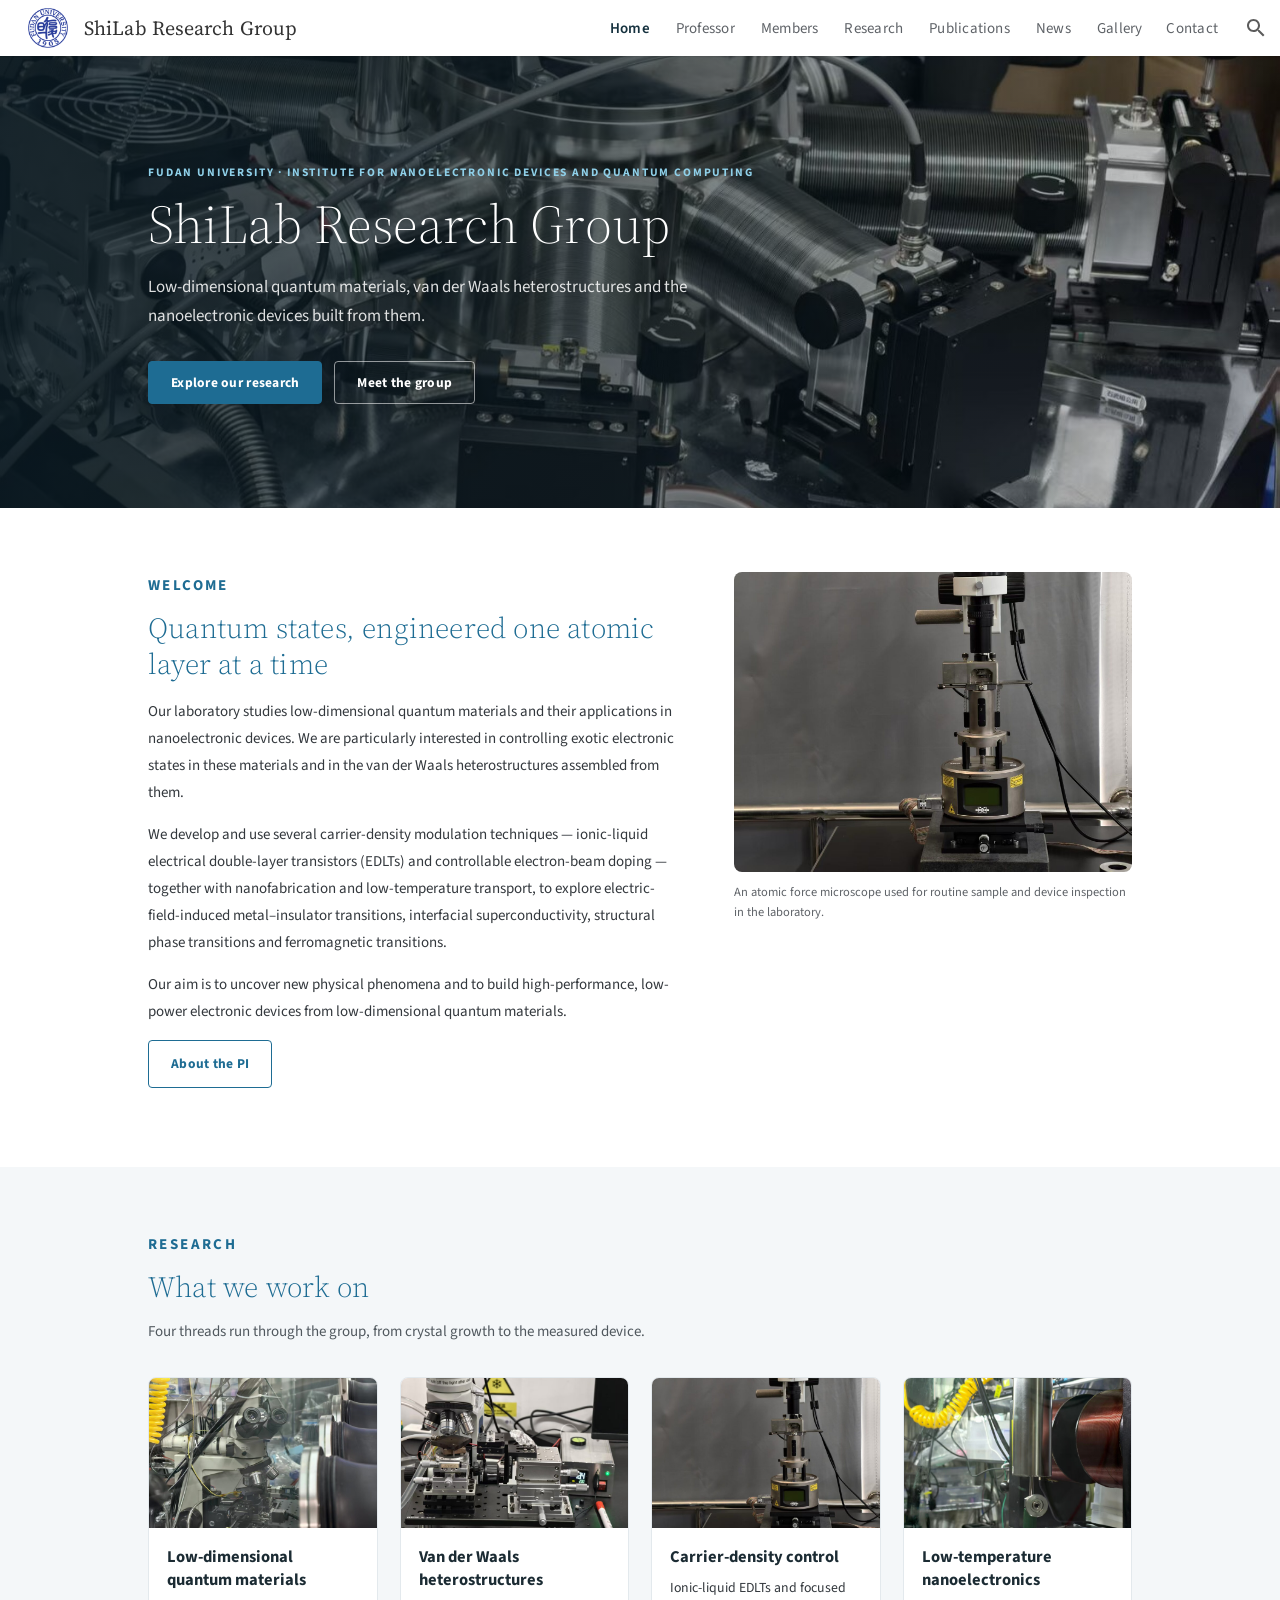
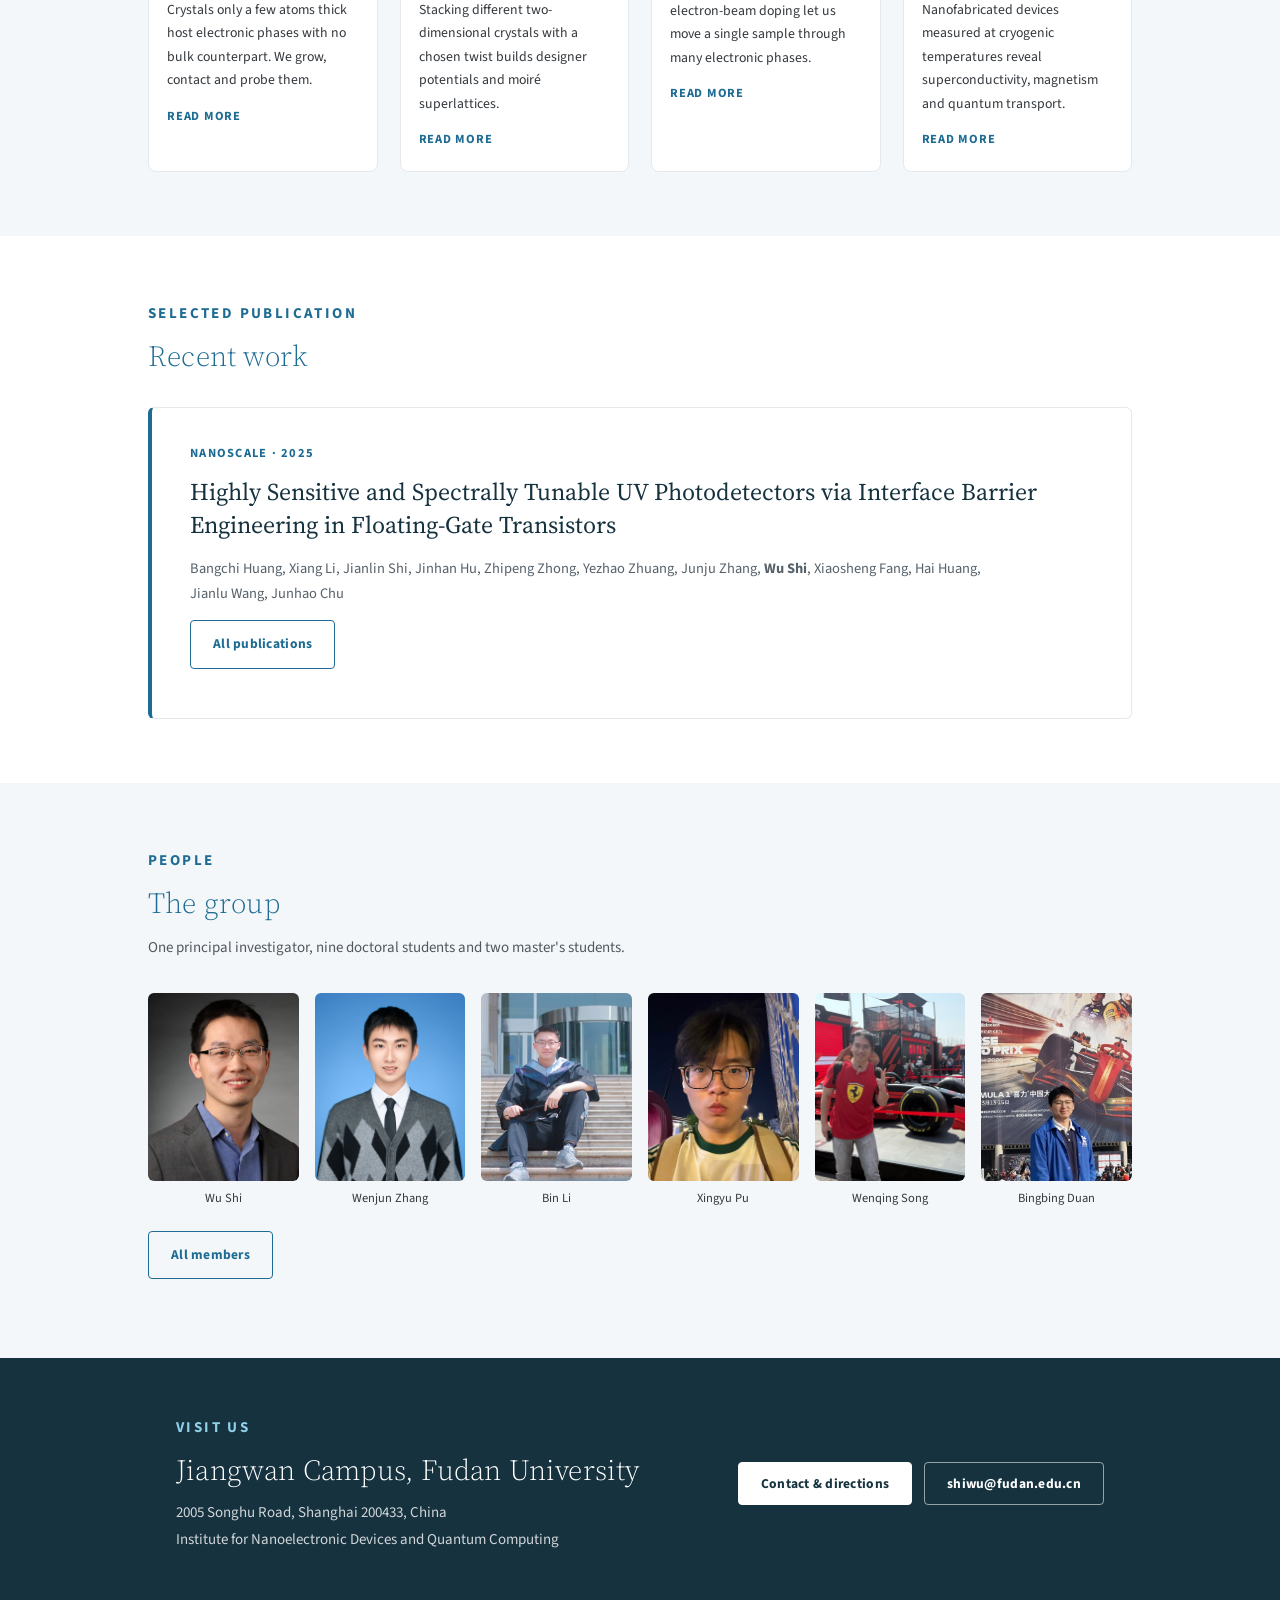
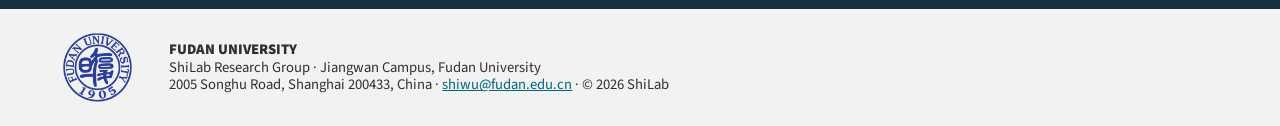
<file: Home.htm>
<!DOCTYPE html><html lang="en"><head><meta charset="utf-8"><meta name="viewport" content="width=device-width, initial-scale=1"><meta name="description" content="ShiLab studies low-dimensional quantum materials, van der Waals heterostructures and nanoelectronic devices at Fudan University."><meta property="og:title" content="ShiLab Research Group · Fudan University"><meta property="og:type" content="website"><meta property="og:description" content="ShiLab studies low-dimensional quantum materials, van der Waals heterostructures and nanoelectronic devices at Fudan University."><title>ShiLab Research Group · Fudan University</title><link rel="icon" type="image/png" href="images/shilab/logo.png"><link rel="preload" href="fonts/SourceSans3-Regular.woff2" as="font" type="font/woff2" crossorigin><link rel="preload" href="fonts/SourceSerif4-Regular.woff2" as="font" type="font/woff2" crossorigin><link rel="stylesheet" href="css/fonts.css"><link rel="stylesheet" href="css/google-sites.css"><link rel="stylesheet" href="css/theme.css"><link rel="stylesheet" href="css/site.css"><link rel="stylesheet" href="css/shilab.css"><link rel="stylesheet" href="css/typography.css"><meta name="theme-color" content="#1e6c93"></head><body dir="ltr" class="EIlDfe mtg-static" itemscope="" itemtype="http://schema.org/WebPage" id="yDmH0d" data-page="home"><div jscontroller="pc62j" jsmodel="iTeaXe" jsaction="rcuQ6b:WYd;GvneHb:og1FDd;vbaUQc:uAM5ec;"><div jscontroller="X4BaPc" jsaction="rcuQ6b:WYd;o6xM5b:Pg9eo;HuL2Hd:mHeCvf;VMhF5:FFYy5e;sk3Qmb:HI1Mdd;JIbuQc:rSzFEd(z2EeY),aSaF6e(ilzYPe);"><div jscontroller="o1L5Wb" data-sitename="shilab" data-search-scope="1" data-universe="1" jsmodel="fNFZH" jsaction="Pe9H6d:cZFEp;O0t7nc:cC5KLb;WyADff:AQk9Jb;WMZaJ:VsGN3;hJluRd:UADL7b;zuqEgd:HI9w0;tr6QDd:Y8aXB;MxH79b:xDkBfb;JIbuQc:SPXMTb(uxAMZ),LjG1Ed(a6mxbb);BNPLhd:TbIyBd;fGqJod:Tb1xee;" jsname="G0jgYd"><div jsname="gYwusb" class="p9b27"></div><div jscontroller="RrXLpc" jsname="XeeWQc" role="banner" jsaction="keydown:uiKYid(OH0EC);rcuQ6b:WYd;zuqEgd:ufqpf;JIbuQc:XfTnxb(lfEfFf),AlTiYc(GeGHKb),AlTiYc(m1xNUe),zZlNMe(pZn8Oc);YqO5N:ELcyfe;"><div jsname="bF1uUb" class="BuY5Fd" jsaction="click:xVuwSc;"></div><div jsname="MVsrn" class="TbNlJb"><div role="button" class="U26fgb mUbCce fKz7Od h3nfre M9Bg4d" jscontroller="VXdfxd" jsaction="click:cOuCgd; mousedown:UX7yZ; mouseup:lbsD7e; mouseenter:tfO1Yc; mouseleave:JywGue; focus:AHmuwe; blur:O22p3e; contextmenu:mg9Pef;touchstart:p6p2H; touchmove:FwuNnf; touchend:yfqBxc(preventDefault=true); touchcancel:JMtRjd;" jsshadow="" jsname="GeGHKb" aria-label="Back to site" aria-disabled="false" tabindex="0" data-tooltip="Back to site" data-tooltip-vertical-offset="-12" data-tooltip-horizontal-offset="0"><div class="VTBa7b MbhUzd" jsname="ksKsZd"></div><span jsslot="" class="xjKiLb"><span class="Ce1Y1c" style="top: -12px"><svg class="V4YR2c" viewBox="0 0 24 24" focusable="false"><path d="M0 0h24v24H0z" fill="none"></path><path d="M20 11H7.83l5.59-5.59L12 4l-8 8 8 8 1.41-1.41L7.83 13H20v-2z"></path></svg></span></span></div><div class="E2UJ5" jsname="M6JdT" style="margin-left: 360px; width: 720px;"><div class="rFrNMe b7AJhc zKHdkd" jscontroller="pxq3x" jsaction="clickonly:KjsqPd; focus:Jt1EX; blur:fpfTEe; input:Lg5SV" jsshadow="" jsname="OH0EC" aria-expanded="true"><div class="aCsJod oJeWuf"><div class="aXBtI I0VJ4d Wic03c"><span jsslot="" class="A37UZe qgcB3c iHd5yb"><div role="button" class="U26fgb mUbCce fKz7Od i3PoXe M9Bg4d" jscontroller="VXdfxd" jsaction="click:cOuCgd; mousedown:UX7yZ; mouseup:lbsD7e; mouseenter:tfO1Yc; mouseleave:JywGue; focus:AHmuwe; blur:O22p3e; contextmenu:mg9Pef;touchstart:p6p2H; touchmove:FwuNnf; touchend:yfqBxc(preventDefault=true); touchcancel:JMtRjd;" jsshadow="" jsname="lfEfFf" aria-label="Search" aria-disabled="false" tabindex="0" data-tooltip="Search" data-tooltip-vertical-offset="-12" data-tooltip-horizontal-offset="0"><div class="VTBa7b MbhUzd" jsname="ksKsZd"></div><span jsslot="" class="xjKiLb"><span class="Ce1Y1c" style="top: -12px"><svg class="vu8Pwe" viewBox="0 0 24 24" focusable="false"><path d="M15.5 14h-.79l-.28-.27C15.41 12.59 16 11.11 16 9.5 16 5.91 13.09 3 9.5 3S3 5.91 3 9.5 5.91 16 9.5 16c1.61 0 3.09-.59 4.23-1.57l.27.28v.79l5 4.99L20.49 19l-4.99-5zm-6 0C7.01 14 5 11.99 5 9.5S7.01 5 9.5 5 14 7.01 14 9.5 11.99 14 9.5 14z"></path><path d="M0 0h24v24H0z" fill="none"></path></svg></span></span></div><div class="EmVfjc SKShhf" data-loadingmessage="Loading…" jscontroller="qAKInc" jsaction="animationend:kWijWc;dyRcpb:dyRcpb" jsname="aZ2wEe"><div class="Cg7hO" aria-live="assertive" jsname="vyyg5"></div><div jsname="Hxlbvc" class="xu46lf"><div class="ir3uv uWlRce co39ub"><div class="xq3j6 ERcjC"><div class="X6jHbb GOJTSe"></div></div><div class="HBnAAc"><div class="X6jHbb GOJTSe"></div></div><div class="xq3j6 dj3yTd"><div class="X6jHbb GOJTSe"></div></div></div><div class="ir3uv GFoASc Cn087"><div class="xq3j6 ERcjC"><div class="X6jHbb GOJTSe"></div></div><div class="HBnAAc"><div class="X6jHbb GOJTSe"></div></div><div class="xq3j6 dj3yTd"><div class="X6jHbb GOJTSe"></div></div></div><div class="ir3uv WpeOqd hfsr6b"><div class="xq3j6 ERcjC"><div class="X6jHbb GOJTSe"></div></div><div class="HBnAAc"><div class="X6jHbb GOJTSe"></div></div><div class="xq3j6 dj3yTd"><div class="X6jHbb GOJTSe"></div></div></div><div class="ir3uv rHV3jf EjXFBf"><div class="xq3j6 ERcjC"><div class="X6jHbb GOJTSe"></div></div><div class="HBnAAc"><div class="X6jHbb GOJTSe"></div></div><div class="xq3j6 dj3yTd"><div class="X6jHbb GOJTSe"></div></div></div></div></div><div role="button" class="U26fgb mUbCce fKz7Od JyJRXe M9Bg4d" jscontroller="VXdfxd" jsaction="click:cOuCgd; mousedown:UX7yZ; mouseup:lbsD7e; mouseenter:tfO1Yc; mouseleave:JywGue; focus:AHmuwe; blur:O22p3e; contextmenu:mg9Pef;touchstart:p6p2H; touchmove:FwuNnf; touchend:yfqBxc(preventDefault=true); touchcancel:JMtRjd;" jsshadow="" jsname="m1xNUe" aria-label="Back to site" aria-disabled="false" tabindex="0" data-tooltip="Back to site" data-tooltip-vertical-offset="-12" data-tooltip-horizontal-offset="0"><div class="VTBa7b MbhUzd" jsname="ksKsZd"></div><span jsslot="" class="xjKiLb"><span class="Ce1Y1c" style="top: -12px"><svg class="V4YR2c" viewBox="0 0 24 24" focusable="false"><path d="M0 0h24v24H0z" fill="none"></path><path d="M20 11H7.83l5.59-5.59L12 4l-8 8 8 8 1.41-1.41L7.83 13H20v-2z"></path></svg></span></span></div></span><div class="Xb9hP"><input type="search" class="whsOnd zHQkBf" jsname="YPqjbf" autocomplete="off" tabindex="0" aria-label="Search this site" value="" aria-disabled="false" autofocus="" role="combobox" data-initial-value=""><div jsname="LwH6nd" class="ndJi5d snByac" aria-hidden="true">Search this site</div></div><span jsslot="" class="A37UZe sxyYjd MQL3Ob"><div role="button" class="U26fgb mUbCce fKz7Od Kk06A M9Bg4d" jscontroller="VXdfxd" jsaction="click:cOuCgd; mousedown:UX7yZ; mouseup:lbsD7e; mouseenter:tfO1Yc; mouseleave:JywGue; focus:AHmuwe; blur:O22p3e; contextmenu:mg9Pef;touchstart:p6p2H; touchmove:FwuNnf; touchend:yfqBxc(preventDefault=true); touchcancel:JMtRjd;" jsshadow="" jsname="pZn8Oc" aria-label="Clear search" aria-disabled="false" tabindex="0" data-tooltip="Clear search" data-tooltip-vertical-offset="-12" data-tooltip-horizontal-offset="0" style="display: none;"><div class="VTBa7b MbhUzd" jsname="ksKsZd"></div><span jsslot="" class="xjKiLb"><span class="Ce1Y1c" style="top: -12px"><svg class="fAUEUd" viewBox="0 0 24 24" focusable="false"><path d="M19 6.41L17.59 5 12 10.59 6.41 5 5 6.41 10.59 12 5 17.59 6.41 19 12 13.41 17.59 19 19 17.59 13.41 12z"></path><path d="M0 0h24v24H0z" fill="none"></path></svg></span></span></div></span><div class="i9lrp mIZh1c"></div><div jsname="XmnwAc" class="OabDMe cXrdqd"></div></div></div><div class="LXRPh"><div jsname="ty6ygf" class="ovnfwe Is7Fhb"></div></div></div><div class="InHK7" jsname="aN0umc"><div class="GG9xTc" jsaction="click:wTqBkf;" jsname="e7EaC" tabindex="0" aria-label="Embedded Files"><svg class="vu8Pwe KYLCw" viewBox="0 0 24 24" focusable="false"><path d="M15.5 14h-.79l-.28-.27C15.41 12.59 16 11.11 16 9.5 16 5.91 13.09 3 9.5 3S3 5.91 3 9.5 5.91 16 9.5 16c1.61 0 3.09-.59 4.23-1.57l.27.28v.79l5 4.99L20.49 19l-4.99-5zm-6 0C7.01 14 5 11.99 5 9.5S7.01 5 9.5 5 14 7.01 14 9.5 11.99 14 9.5 14z"></path><path d="M0 0h24v24H0z" fill="none"></path></svg><span class="HCIIgf">Embedded Files</span></div></div></div></div></div></div><div jsname="tiN4bf"><div class="bKy5e"><div class="rrJNTc" tabindex="-1"><div class="VfPpkd-dgl2Hf-ppHlrf-sM5MNb" data-is-touch-wrapper="true"><button class="VfPpkd-LgbsSe VfPpkd-LgbsSe-OWXEXe-dgl2Hf LjDxcd XhPA0b LQeN7 WsSUlf jz7fPb" jscontroller="soHxf" jsaction="click:cOuCgd; mousedown:UX7yZ; mouseup:lbsD7e; mouseenter:tfO1Yc; mouseleave:JywGue; touchstart:p6p2H; touchmove:FwuNnf; touchend:yfqBxc; touchcancel:JMtRjd; focus:AHmuwe; blur:O22p3e; contextmenu:mg9Pef;mlnRJb:fLiPzd;" data-idom-class="LjDxcd XhPA0b LQeN7 WsSUlf jz7fPb" jsname="z2EeY" tabindex="0"><div class="VfPpkd-Jh9lGc"></div><div class="VfPpkd-J1Ukfc-LhBDec"></div><div class="VfPpkd-RLmnJb"></div><span jsname="V67aGc" class="VfPpkd-vQzf8d">Skip to main content</span></button></div><div class="VfPpkd-dgl2Hf-ppHlrf-sM5MNb" data-is-touch-wrapper="true"><button class="VfPpkd-LgbsSe VfPpkd-LgbsSe-OWXEXe-dgl2Hf LjDxcd XhPA0b LQeN7 WsSUlf br90J" jscontroller="soHxf" jsaction="click:cOuCgd; mousedown:UX7yZ; mouseup:lbsD7e; mouseenter:tfO1Yc; mouseleave:JywGue; touchstart:p6p2H; touchmove:FwuNnf; touchend:yfqBxc; touchcancel:JMtRjd; focus:AHmuwe; blur:O22p3e; contextmenu:mg9Pef;mlnRJb:fLiPzd;" data-idom-class="LjDxcd XhPA0b LQeN7 WsSUlf br90J" jsname="ilzYPe" tabindex="0"><div class="VfPpkd-Jh9lGc"></div><div class="VfPpkd-J1Ukfc-LhBDec"></div><div class="VfPpkd-RLmnJb"></div><span jsname="V67aGc" class="VfPpkd-vQzf8d">Skip to navigation</span></button></div></div></div><div class="M63kCb N63NQ"></div><div class="QZ3zWd"><div class="fktJzd AKpWA yMcSQd Ly6Unf G9Qloe XeSM4 XxIgdb fOU46b" jsname="UzWXSb" data-uses-custom-theme="false" data-legacy-theme-name="QualityBasics" data-legacy-theme-font-kit="Light" data-legacy-theme-color-kit="Blue" jscontroller="Md9ENb" jsaction="gsiSmd:Ffcznf;yj5fUd:cpPetb;HNXL3:q0Vyke;e2SXKd:IPDu5e;BdXpgd:nhk7K;rcuQ6b:WYd;"><header id="atIdViewHeader"><div style="position:fixed; width: 100%; z-index: 100;"><div id="docs-banner-container"><div id="docs-banners"><div id="HB1eCd-mzNpsf-r8s4j-ORHb"></div><div id="HB1eCd-TZk80d-r8s4j-ORHb" aria-live="assertive" aria-atomic="true"></div><div id="HB1eCd-Vkfede-rJCtOc-b3rLgd-ORHb" aria-live="assertive" aria-atomic="true"></div></div><div class="HB1eCd-Vkfede-NBtyUd-PvRhvb-LwH6nd"></div></div></div><div class="BbxBP usN8rf K5Zlne" jsname="WA9qLc" jscontroller="RQOkef" jsaction="rcuQ6b:JdcaS;MxH79b:JdcaS;VbOlFf:ywL4Jf;FaOgy:ywL4Jf; keydown:Hq2uPe; wheel:Ut4Ahc;" data-top-navigation="true" data-is-preview="false"><div class="DXsoRd YTv4We Mz8gvb YSH9J" role="button" tabindex="0" jsaction="click:LUvzV" jsname="z4Tpl" id="s9iPrd" aria-haspopup="true" aria-controls="yuynLe" aria-expanded="false" title="Show sidebar"><svg class="wFCWne" viewBox="0 0 24 24" stroke="currentColor" jsname="B1n9ub" focusable="false"><g transform="translate(12,12)"><path class="hlJH0" d="M-9 -5 L9 -5" fill="none" stroke-width="2"></path><path class="HBu6N" d="M-9 0 L9 0" fill="none" stroke-width="2"></path><path class="cLAGQe" d="M-9 5 L9 5" fill="none" stroke-width="2"></path></g></svg></div><nav class="JzO0Vc" jsname="ihoMLd" role="navigation" tabindex="-1" id="yuynLe" jsaction="transitionend:UD2r5" style="display: none;"><a class="XMyrgf" href="Home.htm"><img src="images/shilab/logo.png" class="r9CsCb" role="img" aria-label="ShiLab Research Group"></a><a class="Zjiec oNsfjf" href="Home.htm"><span>ShiLab Research Group</span></a><ul class="jYxBte Fpy8Db" tabindex="-1"><li jsname="ibnC6b" data-nav-level="1" class="mtg-section-active"><div class="PsKE7e r8s4j-R6PoUb IKA38e baH5ib oNsfjf lhZOrc" aria-current="true"><div class="I35ICb" jsaction="keydown:mPuKz(QwLHlb); click:vHQTA(QwLHlb);"><a class="aJHbb dk90Ob hDrhEe HlqNPb mtg-current" jsname="QwLHlb" role="link" tabindex="0" data-navtype="1" aria-selected="true" href="Home.htm" data-url="/home" data-type="1" data-level="1" aria-current="page">Home</a></div></div></li><li jsname="ibnC6b" data-nav-level="1"><div class="PsKE7e r8s4j-R6PoUb IKA38e baH5ib oNsfjf"><div class="I35ICb" jsaction="keydown:mPuKz(QwLHlb); click:vHQTA(QwLHlb);"><a class="aJHbb dk90Ob hDrhEe HlqNPb" jsname="QwLHlb" role="link" tabindex="0" data-navtype="1" href="Professor.htm" data-url="/professor" data-type="1" data-level="1">Professor</a></div></div></li><li jsname="ibnC6b" data-nav-level="1"><div class="PsKE7e r8s4j-R6PoUb IKA38e baH5ib oNsfjf"><div class="I35ICb" jsaction="keydown:mPuKz(QwLHlb); click:vHQTA(QwLHlb);"><a class="aJHbb dk90Ob hDrhEe HlqNPb" jsname="QwLHlb" role="link" tabindex="0" data-navtype="1" href="Members.htm" data-url="/members" data-type="1" data-level="1">Members</a></div></div></li><li jsname="ibnC6b" data-nav-level="1"><div class="PsKE7e r8s4j-R6PoUb IKA38e baH5ib oNsfjf"><div class="I35ICb" jsaction="keydown:mPuKz(QwLHlb); click:vHQTA(QwLHlb);"><a class="aJHbb dk90Ob hDrhEe HlqNPb" jsname="QwLHlb" role="link" tabindex="0" data-navtype="1" href="Research.htm" data-url="/research" data-type="1" data-level="1">Research</a></div></div></li><li jsname="ibnC6b" data-nav-level="1"><div class="PsKE7e r8s4j-R6PoUb IKA38e baH5ib oNsfjf"><div class="I35ICb" jsaction="keydown:mPuKz(QwLHlb); click:vHQTA(QwLHlb);"><a class="aJHbb dk90Ob hDrhEe HlqNPb" jsname="QwLHlb" role="link" tabindex="0" data-navtype="1" href="Publications.htm" data-url="/publications" data-type="1" data-level="1">Publications</a></div></div></li><li jsname="ibnC6b" data-nav-level="1"><div class="PsKE7e r8s4j-R6PoUb IKA38e baH5ib oNsfjf"><div class="I35ICb" jsaction="keydown:mPuKz(QwLHlb); click:vHQTA(QwLHlb);"><a class="aJHbb dk90Ob hDrhEe HlqNPb" jsname="QwLHlb" role="link" tabindex="0" data-navtype="1" href="News.htm" data-url="/news" data-type="1" data-level="1">News</a></div></div></li><li jsname="ibnC6b" data-nav-level="1"><div class="PsKE7e r8s4j-R6PoUb IKA38e baH5ib oNsfjf"><div class="I35ICb" jsaction="keydown:mPuKz(QwLHlb); click:vHQTA(QwLHlb);"><a class="aJHbb dk90Ob hDrhEe HlqNPb" jsname="QwLHlb" role="link" tabindex="0" data-navtype="1" href="Gallery.htm" data-url="/gallery" data-type="1" data-level="1">Gallery</a></div></div></li><li jsname="ibnC6b" data-nav-level="1"><div class="PsKE7e r8s4j-R6PoUb IKA38e baH5ib oNsfjf"><div class="I35ICb" jsaction="keydown:mPuKz(QwLHlb); click:vHQTA(QwLHlb);"><a class="aJHbb dk90Ob hDrhEe HlqNPb" jsname="QwLHlb" role="link" tabindex="0" data-navtype="1" href="Contact.htm" data-url="/contact" data-type="1" data-level="1">Contact</a></div></div></li></ul></nav><div class="VLoccc K5Zlne QDWEj U8eYrb" jsname="rtFGi" aria-hidden="false"><div class="Pvc6xe"><div jsname="I8J07e" class="TlfmSc YSH9J"><a class="GAuSPc" jsname="jIujaf" href="Home.htm" aria-hidden="false" tabindex="0"><img src="images/shilab/logo.png" class="lzy1Td" role="img" aria-label="ShiLab Research Group" jsname="SwcDWb"><span class="QTKDff p46B7e">ShiLab Research Group</span></a></div><nav class="plFg0c" jscontroller="HXO1uc" jsaction="rcuQ6b:rcuQ6b;MxH79b:CfS0pe;" id="WDxLfe" data-is-preview="false" style="visibility: visible;" role="navigation" tabindex="-1"><ul jsname="waIgnc" class="K1Ci7d oXBWEc jYxBte"><li jsname="ibnC6b" data-nav-level="1" class="VsJjtf mtg-section-active"><div class="PsKE7e qV4dIc Qrrb5 YSH9J M9vuGd" aria-current="true"><div class="I35ICb" jsaction="click:vHQTA(QwLHlb); keydown:mPuKz(QwLHlb);"><a class="aJHbb dk90Ob jgXgSe HlqNPb mtg-current" jsname="QwLHlb" role="link" tabindex="0" data-navtype="1" aria-selected="true" href="Home.htm" data-url="/home" data-type="1" data-level="1" aria-current="page">Home</a></div></div><div class="rgLkl"></div></li><li jsname="ibnC6b" data-nav-level="1" class="VsJjtf"><div class="PsKE7e qV4dIc Qrrb5 YSH9J"><div class="I35ICb" jsaction="click:vHQTA(QwLHlb); keydown:mPuKz(QwLHlb);"><a class="aJHbb dk90Ob jgXgSe HlqNPb" jsname="QwLHlb" role="link" tabindex="0" data-navtype="1" href="Professor.htm" data-url="/professor" data-type="1" data-level="1">Professor</a></div></div><div class="rgLkl"></div></li><li jsname="ibnC6b" data-nav-level="1" class="VsJjtf"><div class="PsKE7e qV4dIc Qrrb5 YSH9J"><div class="I35ICb" jsaction="click:vHQTA(QwLHlb); keydown:mPuKz(QwLHlb);"><a class="aJHbb dk90Ob jgXgSe HlqNPb" jsname="QwLHlb" role="link" tabindex="0" data-navtype="1" href="Members.htm" data-url="/members" data-type="1" data-level="1">Members</a></div></div><div class="rgLkl"></div></li><li jsname="ibnC6b" data-nav-level="1" class="VsJjtf"><div class="PsKE7e qV4dIc Qrrb5 YSH9J"><div class="I35ICb" jsaction="click:vHQTA(QwLHlb); keydown:mPuKz(QwLHlb);"><a class="aJHbb dk90Ob jgXgSe HlqNPb" jsname="QwLHlb" role="link" tabindex="0" data-navtype="1" href="Research.htm" data-url="/research" data-type="1" data-level="1">Research</a></div></div><div class="rgLkl"></div></li><li jsname="ibnC6b" data-nav-level="1" class="VsJjtf"><div class="PsKE7e qV4dIc Qrrb5 YSH9J"><div class="I35ICb" jsaction="click:vHQTA(QwLHlb); keydown:mPuKz(QwLHlb);"><a class="aJHbb dk90Ob jgXgSe HlqNPb" jsname="QwLHlb" role="link" tabindex="0" data-navtype="1" href="Publications.htm" data-url="/publications" data-type="1" data-level="1">Publications</a></div></div><div class="rgLkl"></div></li><li jsname="ibnC6b" data-nav-level="1" class="VsJjtf"><div class="PsKE7e qV4dIc Qrrb5 YSH9J"><div class="I35ICb" jsaction="click:vHQTA(QwLHlb); keydown:mPuKz(QwLHlb);"><a class="aJHbb dk90Ob jgXgSe HlqNPb" jsname="QwLHlb" role="link" tabindex="0" data-navtype="1" href="News.htm" data-url="/news" data-type="1" data-level="1">News</a></div></div><div class="rgLkl"></div></li><li jsname="ibnC6b" data-nav-level="1" class="VsJjtf"><div class="PsKE7e qV4dIc Qrrb5 YSH9J"><div class="I35ICb" jsaction="click:vHQTA(QwLHlb); keydown:mPuKz(QwLHlb);"><a class="aJHbb dk90Ob jgXgSe HlqNPb" jsname="QwLHlb" role="link" tabindex="0" data-navtype="1" href="Gallery.htm" data-url="/gallery" data-type="1" data-level="1">Gallery</a></div></div><div class="rgLkl"></div></li><li jsname="ibnC6b" data-nav-level="1" class="VsJjtf"><div class="PsKE7e qV4dIc Qrrb5 YSH9J"><div class="I35ICb" jsaction="click:vHQTA(QwLHlb); keydown:mPuKz(QwLHlb);"><a class="aJHbb dk90Ob jgXgSe HlqNPb" jsname="QwLHlb" role="link" tabindex="0" data-navtype="1" href="Contact.htm" data-url="/contact" data-type="1" data-level="1">Contact</a></div></div><div class="rgLkl"></div></li></ul></nav><div jscontroller="gK4msf" class="RBEWZc" jsname="h04Zod" jsaction="rcuQ6b:WYd;JIbuQc:AT95Ub;VbOlFf:HgE5D;FaOgy:HgE5D;MxH79b:JdcaS;" data-side-navigation="false"><div role="button" class="U26fgb mUbCce fKz7Od iWs3gf Wdnjke M9Bg4d" jscontroller="VXdfxd" jsaction="click:cOuCgd; mousedown:UX7yZ; mouseup:lbsD7e; mouseenter:tfO1Yc; mouseleave:JywGue; focus:AHmuwe; blur:O22p3e; contextmenu:mg9Pef;touchstart:p6p2H; touchmove:FwuNnf; touchend:yfqBxc(preventDefault=true); touchcancel:JMtRjd;" jsshadow="" jsname="R9oOZd" aria-label="Open search bar" aria-disabled="false" tabindex="0" data-tooltip="Open search bar" aria-expanded="false" data-tooltip-vertical-offset="-12" data-tooltip-horizontal-offset="0"><div class="VTBa7b MbhUzd" jsname="ksKsZd"></div><span jsslot="" class="xjKiLb"><span class="Ce1Y1c" style="top: -12px"><svg class="vu8Pwe tCHXDc YSH9J" viewBox="0 0 24 24" focusable="false"><path d="M15.5 14h-.79l-.28-.27C15.41 12.59 16 11.11 16 9.5 16 5.91 13.09 3 9.5 3S3 5.91 3 9.5 5.91 16 9.5 16c1.61 0 3.09-.59 4.23-1.57l.27.28v.79l5 4.99L20.49 19l-4.99-5zm-6 0C7.01 14 5 11.99 5 9.5S7.01 5 9.5 5 14 7.01 14 9.5 11.99 14 9.5 14z"></path><path d="M0 0h24v24H0z" fill="none"></path></svg></span></span></div></div></div><div jsname="mADGA" class="zDUgLc"></div></div><div class="TxnWlb" jsname="BDdyze" jsaction="click:LUvzV"></div></div></header><div jsname="ZBtY8b" tabindex="-1" class="UtePc RCETm SwuGbc" dir="ltr" aria-hidden="false"><section class="sl-hero" style="background-image:url('images/shilab/lab/probe.jpg')">
  <div class="sl-hero-inner sl-wrap">
    <p class="sl-kicker sl-kicker--light">Fudan University · Institute for Nanoelectronic Devices and Quantum Computing</p>
    <h1 class="sl-hero-title">ShiLab Research Group</h1>
    <p class="sl-hero-lead">Low-dimensional quantum materials, van der Waals heterostructures and the nanoelectronic devices built from them.</p>
    <p class="sl-hero-actions">
      <a class="sl-btn" href="Research.htm">Explore our research</a>
      <a class="sl-btn sl-btn--ghost" href="Members.htm">Meet the group</a>
    </p>
  </div>
</section><section class="sl-section "><div class="sl-wrap"><div class="sl-split">
  <div class="sl-split-text">
    <p class="sl-kicker">Welcome</p>
    <h2 class="sl-h2">Quantum states, engineered one atomic layer at a time</h2>
    <p>Our laboratory studies low-dimensional quantum materials and their applications in nanoelectronic devices. We are particularly interested in controlling exotic electronic states in these materials and in the van der Waals heterostructures assembled from them.</p>
    <p>We develop and use several carrier-density modulation techniques — ionic-liquid electrical double-layer transistors (EDLTs) and controllable electron-beam doping — together with nanofabrication and low-temperature transport, to explore electric-field-induced metal–insulator transitions, interfacial superconductivity, structural phase transitions and ferromagnetic transitions.</p>
    <p>Our aim is to uncover new physical phenomena and to build high-performance, low-power electronic devices from low-dimensional quantum materials.</p>
    <p class="sl-actions"><a class="sl-btn sl-btn--outline" href="Professor.htm">About the PI</a></p>
  </div>
  <figure class="sl-split-figure">
    <img src="images/shilab/lab/afm.jpg" alt="Atomic force microscope in the ShiLab laboratory" loading="lazy">
    <figcaption>An atomic force microscope used for routine sample and device inspection in the laboratory.</figcaption>
  </figure>
</div></div></section><section class="sl-section sl-section--tint"><div class="sl-wrap"><div class="sl-section-head">
  <p class="sl-kicker">Research</p>
  <h2 class="sl-h2">What we work on</h2>
  <p class="sl-lead">Four threads run through the group, from crystal growth to the measured device.</p>
</div>
<div class="sl-grid sl-grid--4"><a class="sl-card" href="Research.htm#theme-materials">
  <img src="images/shilab/lab/transfer1.jpg" alt="Low-dimensional quantum materials" loading="lazy">
  <div class="sl-card-body">
    <h3 class="sl-card-title">Low-dimensional quantum materials</h3>
    <p>Crystals only a few atoms thick host electronic phases with no bulk counterpart. We grow, contact and probe them.</p>
    <span class="sl-card-more">Read more</span>
  </div>
</a><a class="sl-card" href="Research.htm#theme-hetero">
  <img src="images/shilab/lab/transfer2.jpg" alt="Van der Waals heterostructures" loading="lazy">
  <div class="sl-card-body">
    <h3 class="sl-card-title">Van der Waals heterostructures</h3>
    <p>Stacking different two-dimensional crystals with a chosen twist builds designer potentials and moiré superlattices.</p>
    <span class="sl-card-more">Read more</span>
  </div>
</a><a class="sl-card" href="Research.htm#theme-doping">
  <img src="images/shilab/lab/afm.jpg" alt="Carrier-density control" loading="lazy">
  <div class="sl-card-body">
    <h3 class="sl-card-title">Carrier-density control</h3>
    <p>Ionic-liquid EDLTs and focused electron-beam doping let us move a single sample through many electronic phases.</p>
    <span class="sl-card-more">Read more</span>
  </div>
</a><a class="sl-card" href="Research.htm#theme-devices">
  <img src="images/shilab/lab/cooling.jpg" alt="Low-temperature nanoelectronics" loading="lazy">
  <div class="sl-card-body">
    <h3 class="sl-card-title">Low-temperature nanoelectronics</h3>
    <p>Nanofabricated devices measured at cryogenic temperatures reveal superconductivity, magnetism and quantum transport.</p>
    <span class="sl-card-more">Read more</span>
  </div>
</a></div></div></section><section class="sl-section "><div class="sl-wrap"><div class="sl-section-head">
  <p class="sl-kicker">Selected publication</p>
  <h2 class="sl-h2">Recent work</h2>
</div>
<article class="sl-feature">
  <div class="sl-feature-body">
    <p class="sl-date">Nanoscale · 2025</p>
    <h3 class="sl-feature-title">Highly Sensitive and Spectrally Tunable UV Photodetectors via Interface Barrier Engineering in Floating-Gate Transistors</h3>
    <p class="sl-feature-authors">Bangchi Huang, Xiang Li, Jianlin Shi, Jinhan Hu, Zhipeng Zhong, Yezhao Zhuang, Junju Zhang, <strong>Wu Shi</strong>, Xiaosheng Fang, Hai Huang, Jianlu Wang, Junhao Chu</p>
    <p class="sl-actions"><a class="sl-btn sl-btn--outline" href="Publications.htm">All publications</a></p>
  </div>
</article></div></section><section class="sl-section sl-section--tint"><div class="sl-wrap"><div class="sl-section-head">
  <p class="sl-kicker">People</p>
  <h2 class="sl-h2">The group</h2>
  <p class="sl-lead">One principal investigator, nine doctoral students and two master's students.</p>
</div>
<div class="sl-people-strip">
  <a href="Members.htm"><img src="images/shilab/people/WuShi.jpg" alt="Wu Shi" loading="lazy"><span>Wu Shi</span></a>
  <a href="Members.htm"><img src="images/shilab/people/WenjunZhang.jpg" alt="Wenjun Zhang" loading="lazy"><span>Wenjun Zhang</span></a>
  <a href="Members.htm"><img src="images/shilab/people/BinLi.jpg" alt="Bin Li" loading="lazy"><span>Bin Li</span></a>
  <a href="Members.htm"><img src="images/shilab/people/XingyuPu.jpg" alt="Xingyu Pu" loading="lazy"><span>Xingyu Pu</span></a>
  <a href="Members.htm"><img src="images/shilab/people/WenqingSong.jpg" alt="Wenqing Song" loading="lazy"><span>Wenqing Song</span></a>
  <a href="Members.htm"><img src="images/shilab/people/BingbingDuan.jpg" alt="Bingbing Duan" loading="lazy"><span>Bingbing Duan</span></a>
</div>
<p class="sl-actions"><a class="sl-btn sl-btn--outline" href="Members.htm">All members</a></p></div></section><section class="sl-section sl-section--cta"><div class="sl-wrap"><div class="sl-cta">
  <div>
    <p class="sl-kicker sl-kicker--light">Visit us</p>
    <h2 class="sl-h2 sl-h2--light">Jiangwan Campus, Fudan University</h2>
    <p class="sl-cta-text">2005 Songhu Road, Shanghai 200433, China<br>Institute for Nanoelectronic Devices and Quantum Computing</p>
  </div>
  <div class="sl-cta-actions">
    <a class="sl-btn sl-btn--light" href="Contact.htm">Contact &amp; directions</a>
    <a class="sl-btn sl-btn--ghost" href="mailto:shiwu@fudan.edu.cn">shiwu@fudan.edu.cn</a>
  </div>
</div></div></section></div><div class="Xpil1b xgQ6eb"></div><footer jsname="yePe5c" aria-hidden="false"><section id="h.2f6ca1c25fed57c9_31" class="yaqOZd qeLZfd"><div class="IFuOkc"></div><div class="mYVXT"><div class="LS81yb VICjCf j5pSsc db35Fc" tabindex="-1"><div class="hJDwNd-AhqUyc-R6PoUb Ft7HRd-AhqUyc-R6PoUb purZT-AhqUyc-R6PoUb ZcASvf-AhqUyc-R6PoUb pSzOP-AhqUyc-R6PoUb Ktthjf-AhqUyc-R6PoUb JNdkSc SQVYQc"><div class="JNdkSc-SmKAyb LkDMRd"><div class="" jscontroller="sGwD4d" jsaction="zXBUYb:zTPCnb;zQF9Uc:Qxe3nd;" jsname="F57UId"><div class="oKdM2c ZZyype Kzv0Me"><div id="h.1c4e5ea7b4d2f60b_4" class="hJDwNd-AhqUyc-R6PoUb Ft7HRd-AhqUyc-R6PoUb purZT-AhqUyc-R6PoUb ZcASvf-AhqUyc-R6PoUb pSzOP-AhqUyc-R6PoUb Ktthjf-AhqUyc-R6PoUb jXK9ad D2fZ2 zu5uec OjCsFc dmUFtb wHaque g5GTcb"><div class="jXK9ad-SmKAyb"><div class="tyJCtd baZpAe"><a href="https://www.fudan.edu.cn/" target="_blank" class="fqo2vd"><div class="t3iYD"><img src="images/shilab/logo.png" class="CENy8b" loading="lazy" decoding="async" alt="Fudan University"></div></a></div></div></div></div></div></div></div><div class="hJDwNd-AhqUyc-EehZO Ft7HRd-AhqUyc-EehZO purZT-AhqUyc-II5mzb ZcASvf-AhqUyc-II5mzb pSzOP-AhqUyc-qWD73c Ktthjf-AhqUyc-qWD73c JNdkSc SQVYQc"><div class="JNdkSc-SmKAyb LkDMRd"><div class="" jscontroller="sGwD4d" jsaction="zXBUYb:zTPCnb;zQF9Uc:Qxe3nd;" jsname="F57UId"><div class="oKdM2c ZZyype Kzv0Me"><div id="h.2f6ca1c25fed57c9_28" class="hJDwNd-AhqUyc-EehZO Ft7HRd-AhqUyc-EehZO jXK9ad D2fZ2 zu5uec OjCsFc dmUFtb wHaque g5GTcb"><div class="jXK9ad-SmKAyb"><div class="tyJCtd mGzaTb Depvyb baZpAe"><p dir="ltr" class="zfr3Q CDt4Ke " style="background-color: transparent; border-bottom: none; border-left: none; border-right: none; border-top: none; line-height: 1.2; margin-bottom: 0.0pt; margin-top: 0.0pt; padding-bottom: 0.0pt; padding-left: 0.0pt; padding-right: 0.0pt; padding-top: 0.0pt;"><span class="C9DxTc " style="color: #303030; font-family: Lato, Arial; font-weight: 900;">FUDAN UNIVERSITY</span><span class="C9DxTc " style="color: #303030;"><br></span><span class="C9DxTc " style="color: #303030;">ShiLab Research Group · Jiangwan Campus, Fudan University</span><span class="C9DxTc " style="color: #303030;"><br></span><span class="C9DxTc " style="color: #303030; font-variant: normal;">2005 Songhu Road, Shanghai 200433, China · <a href="mailto:shiwu@fudan.edu.cn" style="color:#006580;">shiwu@fudan.edu.cn</a> · © 2026 ShiLab</span></p></div></div></div></div></div></div></div><div class="hJDwNd-AhqUyc-R6PoUb Ft7HRd-AhqUyc-R6PoUb purZT-AhqUyc-R6PoUb ZcASvf-AhqUyc-R6PoUb pSzOP-AhqUyc-R6PoUb Ktthjf-AhqUyc-R6PoUb JNdkSc SQVYQc"><div class="JNdkSc-SmKAyb LkDMRd"><div class="" jscontroller="sGwD4d" jsaction="zXBUYb:zTPCnb;zQF9Uc:Qxe3nd;" jsname="F57UId"><div class="oKdM2c ZZyype Kzv0Me"><div id="h.52f1ed5118e5c9f0_0" class="hJDwNd-AhqUyc-R6PoUb Ft7HRd-AhqUyc-R6PoUb purZT-AhqUyc-R6PoUb ZcASvf-AhqUyc-R6PoUb pSzOP-AhqUyc-R6PoUb Ktthjf-AhqUyc-R6PoUb jXK9ad D2fZ2 zu5uec OjCsFc dmUFtb wHaque g5GTcb"><div class="jXK9ad-SmKAyb"><div class="tyJCtd baZpAe"><div class="t3iYD"></div></div></div></div></div></div></div></div></div></div></section></footer><div jscontroller="j1RDQb" jsaction="rcuQ6b:rcuQ6b;MxH79b:JdcaS;FaOgy:XuHpsb;" class="dZA9kd ynRLnc" data-last-updated-at-time="1781785635091" data-is-preview="false"><div role="button" class="U26fgb JRtysb WzwrXb I12f0b K2mXPb zXBiaf ynRLnc" jscontroller="iSvg6e" jsaction="click:cOuCgd; mousedown:UX7yZ; mouseup:lbsD7e; mouseenter:tfO1Yc; mouseleave:JywGue; focus:AHmuwe; blur:O22p3e; contextmenu:mg9Pef;touchstart:p6p2H; touchmove:FwuNnf; touchend:yfqBxc(preventDefault=true); touchcancel:JMtRjd;;keydown:I481le;" jsshadow="" jsname="Bg3gkf" aria-label="Site actions" aria-disabled="false" tabindex="0" aria-haspopup="true" aria-expanded="false" data-menu-corner="bottom-start" data-anchor-corner="top-start" id="ow11" __is_owner="true"><div class="NWlf3e MbhUzd" jsname="ksKsZd"></div><span jsslot="" class="MhXXcc oJeWuf"><span class="Lw7GHd snByac"><svg width="24" height="24" viewBox="0 0 24 24" focusable="false" class=" NMm5M"><path d="M11 17h2v-6h-2v6zm1-15C6.48 2 2 6.48 2 12s4.48 10 10 10 10-4.48 10-10S17.52 2 12 2zm0 18c-4.41 0-8-3.59-8-8s3.59-8 8-8 8 3.59 8 8-3.59 8-8 8zM11 9h2V7h-2v2z"></path></svg></span></span></div></div><div jscontroller="j1RDQb" jsaction="focusin:gBxDVb(srlkmf); focusout:zvXhGb(srlkmf); click:ro2KTd(psdQ5e);JIbuQc:DSypkd(Bg3gkf);MxH79b:JdcaS;rcuQ6b:rcuQ6b;" class="LqzjUe" data-last-updated-at-time="1781785635091" data-is-preview="false"><div jsname="psdQ5e" class="Q0cSn"></div><div jsname="bN97Pc" class="hBW7Hb"><div role="button" class="U26fgb mUbCce fKz7Od kpPxtd QMuaBc M9Bg4d" jscontroller="VXdfxd" jsaction="click:cOuCgd; mousedown:UX7yZ; mouseup:lbsD7e; mouseenter:tfO1Yc; mouseleave:JywGue; focus:AHmuwe; blur:O22p3e; contextmenu:mg9Pef;touchstart:p6p2H; touchmove:FwuNnf; touchend:yfqBxc(preventDefault=true); touchcancel:JMtRjd;" jsshadow="" jsname="Bg3gkf" aria-label="Site actions" aria-disabled="false" tabindex="-1" aria-hidden="true"><div class="VTBa7b MbhUzd" jsname="ksKsZd"></div><span jsslot="" class="xjKiLb"><span class="Ce1Y1c" style="top: -12px"><svg width="24" height="24" viewBox="0 0 24 24" focusable="false" class=" NMm5M"><path d="M11 17h2v-6h-2v6zm1-15C6.48 2 2 6.48 2 12s4.48 10 10 10 10-4.48 10-10S17.52 2 12 2zm0 18c-4.41 0-8-3.59-8-8s3.59-8 8-8 8 3.59 8 8-3.59 8-8 8zM11 9h2V7h-2v2z"></path></svg></span></span></div><div jsname="srlkmf" class="hUphyc"><div class="YkaBSd"><div class="iBkmkf"><span>Page updated</span> <span jsname="CFIm1b" class="dji00c" jsaction="AHmuwe:eGiyHb; mouseover:eGiyHb;" tabindex="0" role="contentinfo"></span></div></div><div class="YkaBSd" jsaction="click:Toy3n;"><div role="button" class="U26fgb kpPxtd J7BuEb" jsshadow="" jsname="V2zOu" aria-disabled="false" tabindex="0">Google Sites</div></div><div class="YkaBSd" jscontroller="HYv29e" jsaction="click:dQ6O0c;" data-abuse-reporting-widget-proto="%.@.null,&quot;https://sites.google.com/view/materials-theory-group/home&quot;]"><div role="button" class="U26fgb kpPxtd J7BuEb" jsshadow="" aria-label="Report abuse" aria-disabled="false" tabindex="0">Report abuse</div></div></div></div></div></div></div></div></div></div><div jscontroller="YV8yqd" jsaction="rcuQ6b:npT2md"></div><div id="docs-aria-speakable" role="region" aria-live="assertive" aria-atomic="true" aria-hidden="false" style="position: absolute; left: 0px; top: -1px; z-index: -2; opacity: 0; height: 1px; width: 1px; overflow: hidden;"></div><script src="js/search-index.js"></script>
<script src="js/site.js"></script>
</body></html>
</file>
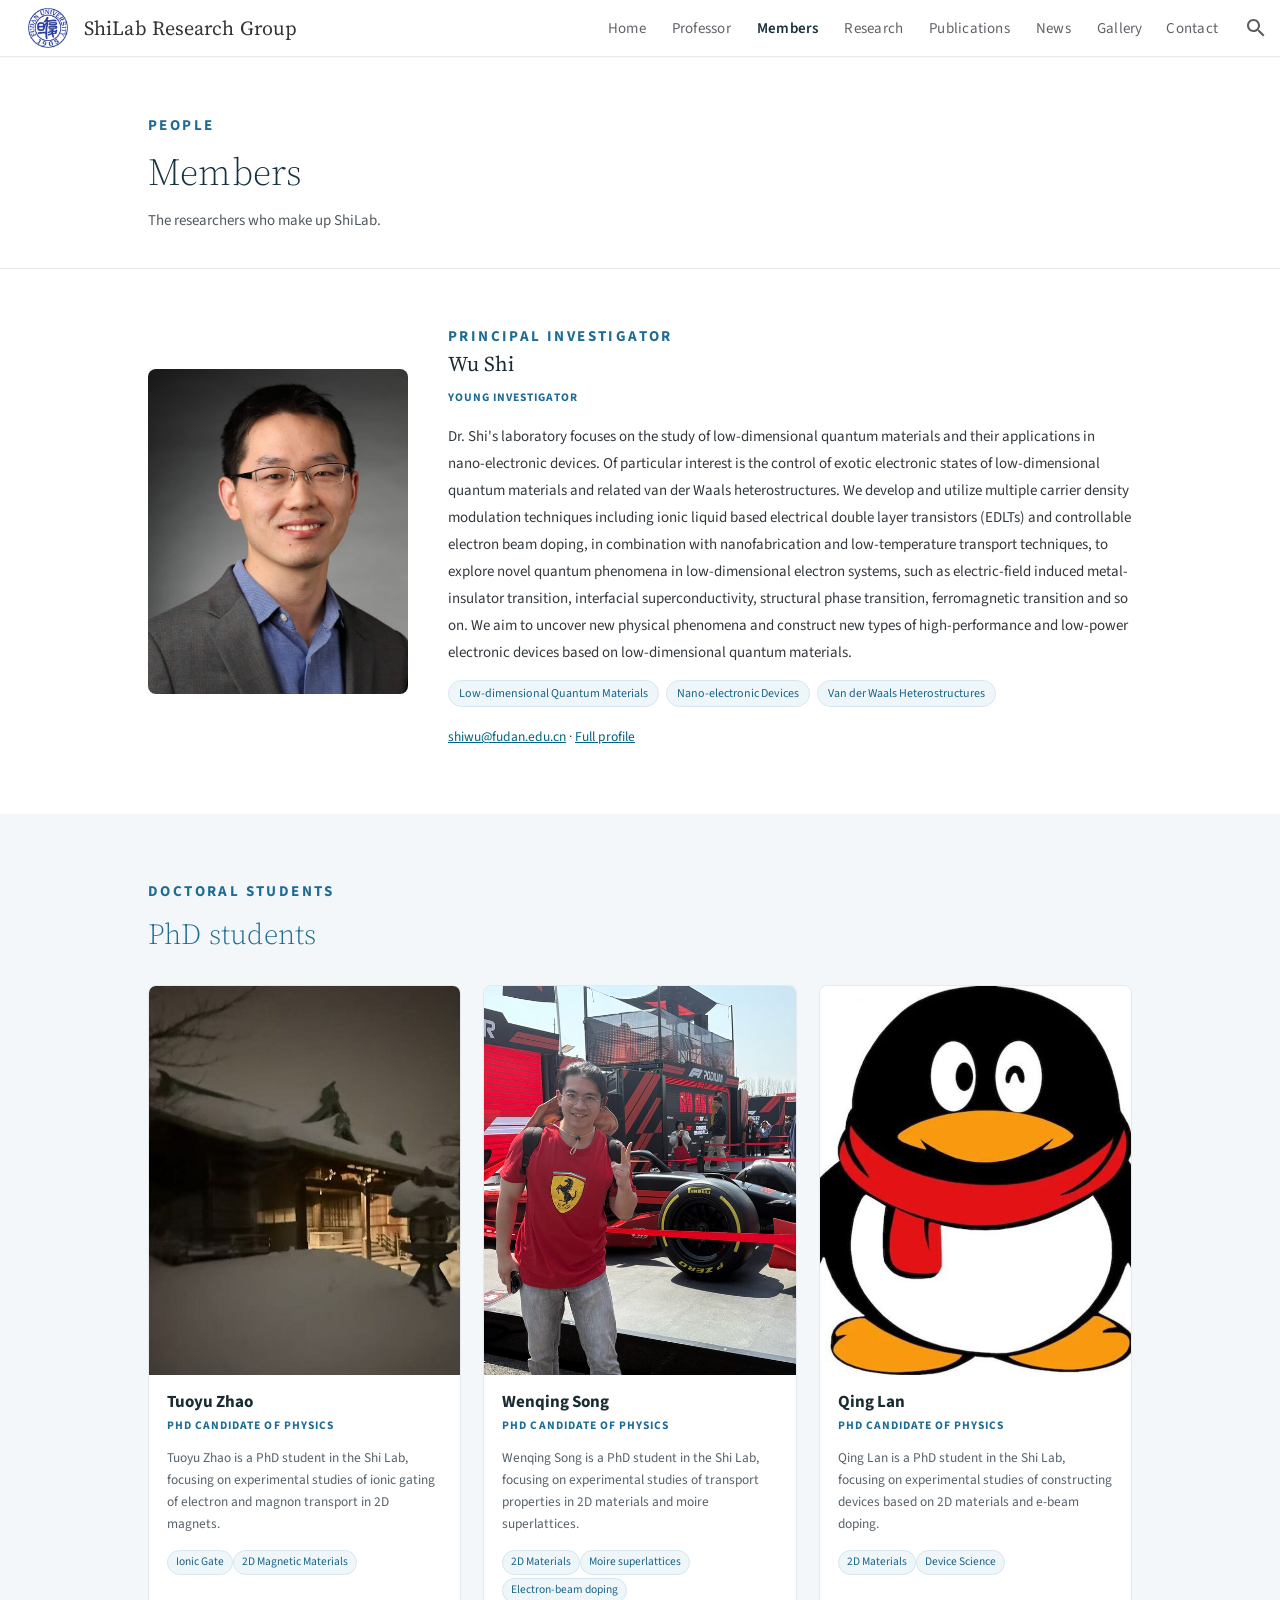
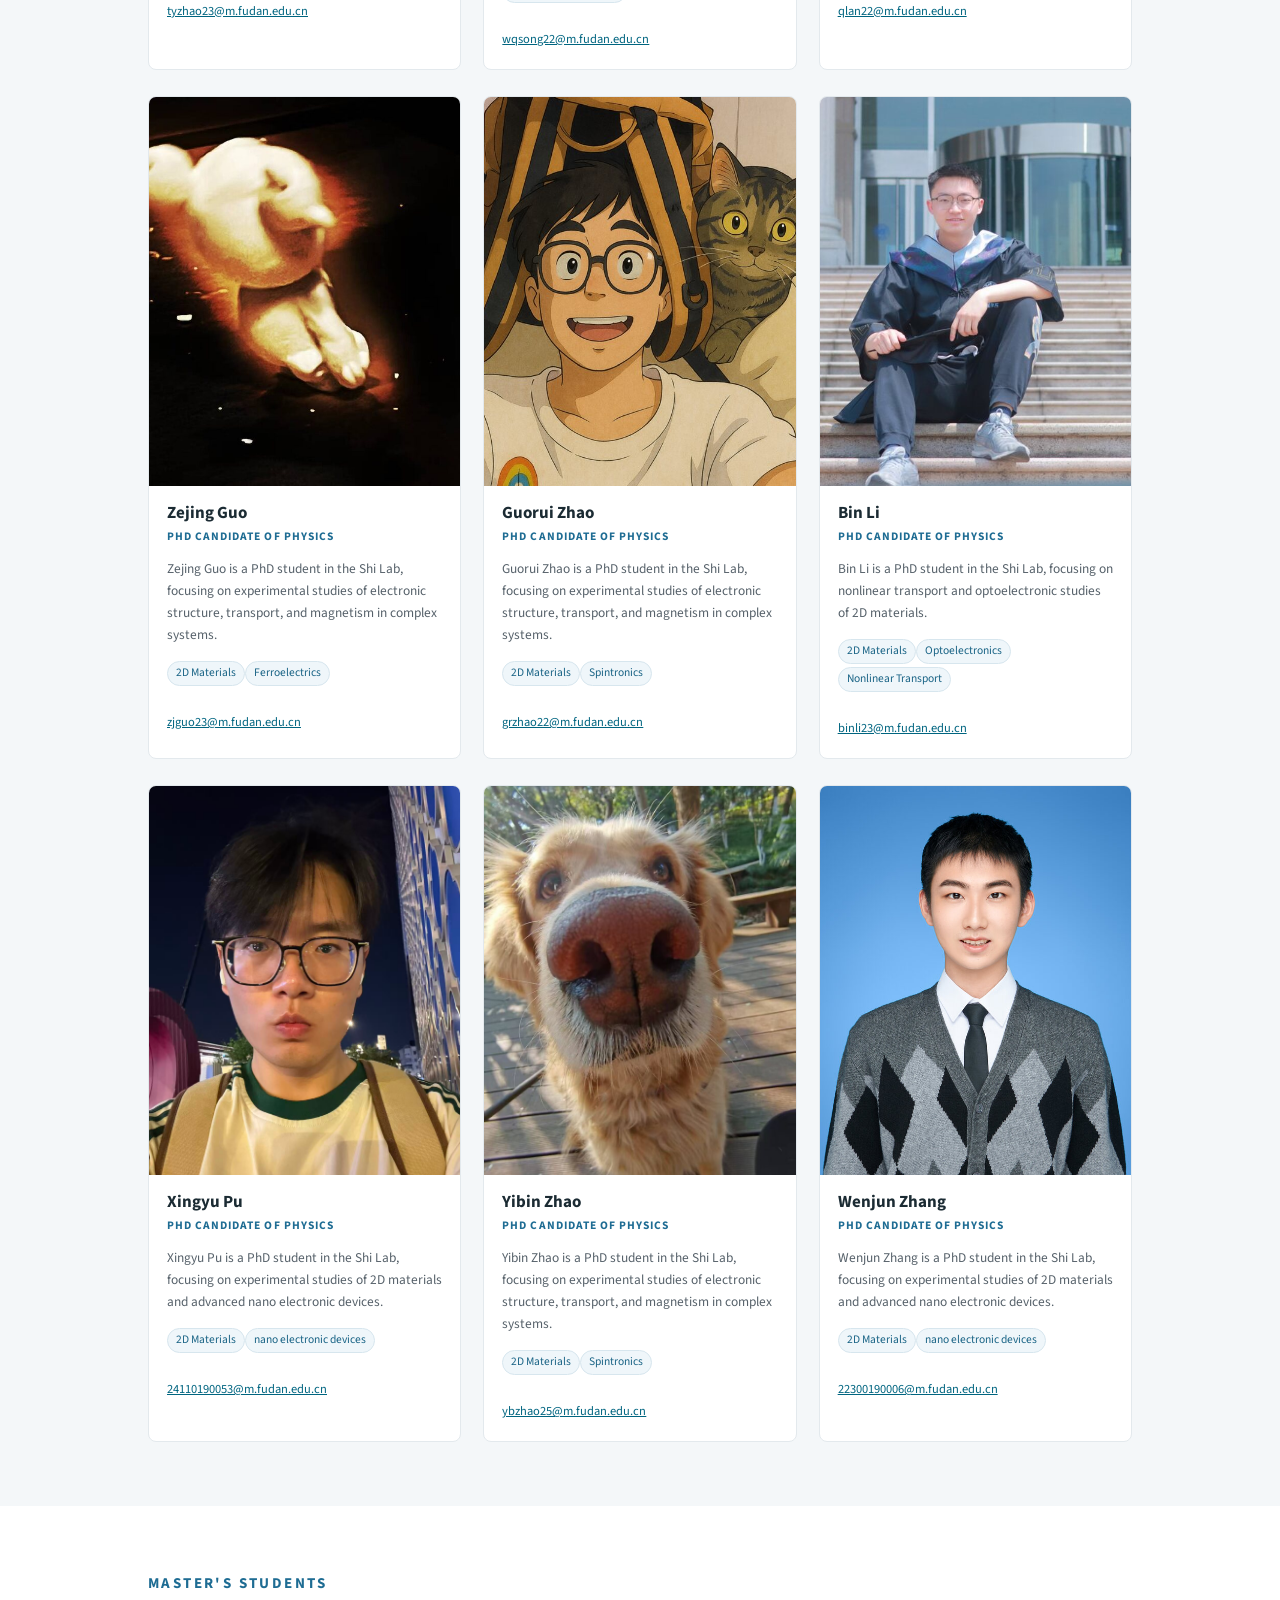
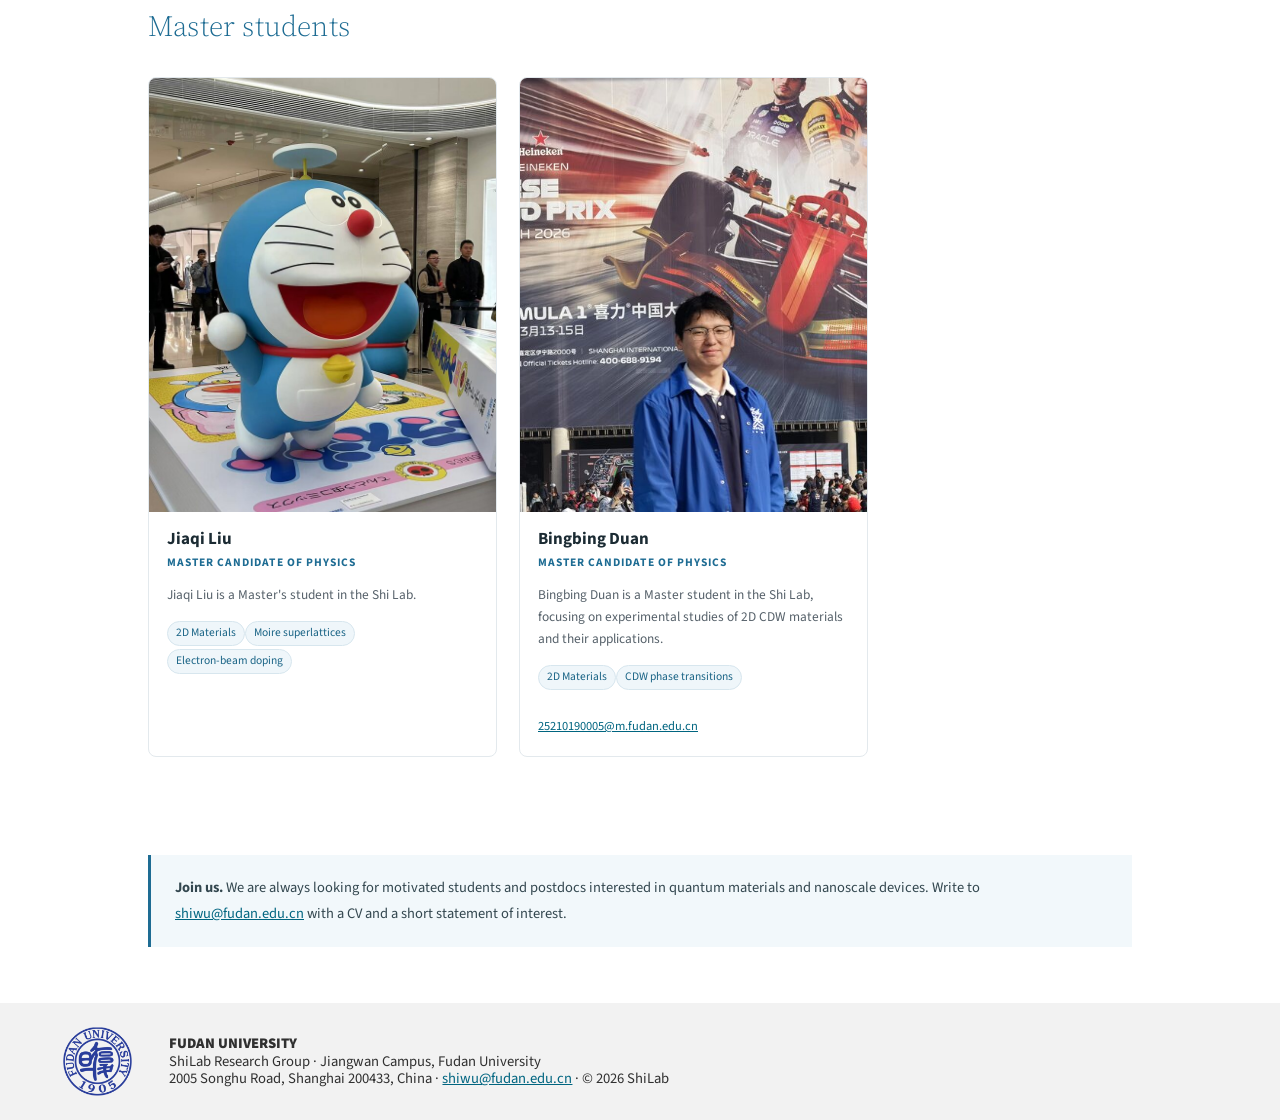
<file: Members.htm>
<!DOCTYPE html><html lang="en"><head><meta charset="utf-8"><meta name="viewport" content="width=device-width, initial-scale=1"><meta name="description" content="Members of ShiLab: principal investigator, PhD students and master&#x27;s students at Fudan University."><meta property="og:title" content="Members · ShiLab Research Group"><meta property="og:type" content="website"><meta property="og:description" content="Members of ShiLab: principal investigator, PhD students and master&#x27;s students at Fudan University."><title>Members · ShiLab Research Group</title><link rel="icon" type="image/png" href="images/shilab/logo.png"><link rel="preload" href="fonts/SourceSans3-Regular.woff2" as="font" type="font/woff2" crossorigin><link rel="preload" href="fonts/SourceSerif4-Regular.woff2" as="font" type="font/woff2" crossorigin><link rel="stylesheet" href="css/fonts.css"><link rel="stylesheet" href="css/google-sites.css"><link rel="stylesheet" href="css/theme.css"><link rel="stylesheet" href="css/site.css"><link rel="stylesheet" href="css/shilab.css"><link rel="stylesheet" href="css/typography.css"><meta name="theme-color" content="#1e6c93"></head><body dir="ltr" class="EIlDfe mtg-static" itemscope="" itemtype="http://schema.org/WebPage" id="yDmH0d" data-page="members"><div jscontroller="pc62j" jsmodel="iTeaXe" jsaction="rcuQ6b:WYd;GvneHb:og1FDd;vbaUQc:uAM5ec;"><div jscontroller="X4BaPc" jsaction="rcuQ6b:WYd;o6xM5b:Pg9eo;HuL2Hd:mHeCvf;VMhF5:FFYy5e;sk3Qmb:HI1Mdd;JIbuQc:rSzFEd(z2EeY),aSaF6e(ilzYPe);"><div jscontroller="o1L5Wb" data-sitename="shilab" data-search-scope="1" data-universe="1" jsmodel="fNFZH" jsaction="Pe9H6d:cZFEp;O0t7nc:cC5KLb;WyADff:AQk9Jb;WMZaJ:VsGN3;hJluRd:UADL7b;zuqEgd:HI9w0;tr6QDd:Y8aXB;MxH79b:xDkBfb;JIbuQc:SPXMTb(uxAMZ),LjG1Ed(a6mxbb);BNPLhd:TbIyBd;fGqJod:Tb1xee;" jsname="G0jgYd"><div jsname="gYwusb" class="p9b27"></div><div jscontroller="RrXLpc" jsname="XeeWQc" role="banner" jsaction="keydown:uiKYid(OH0EC);rcuQ6b:WYd;zuqEgd:ufqpf;JIbuQc:XfTnxb(lfEfFf),AlTiYc(GeGHKb),AlTiYc(m1xNUe),zZlNMe(pZn8Oc);YqO5N:ELcyfe;"><div jsname="bF1uUb" class="BuY5Fd" jsaction="click:xVuwSc;"></div><div jsname="MVsrn" class="TbNlJb"><div role="button" class="U26fgb mUbCce fKz7Od h3nfre M9Bg4d" jscontroller="VXdfxd" jsaction="click:cOuCgd; mousedown:UX7yZ; mouseup:lbsD7e; mouseenter:tfO1Yc; mouseleave:JywGue; focus:AHmuwe; blur:O22p3e; contextmenu:mg9Pef;touchstart:p6p2H; touchmove:FwuNnf; touchend:yfqBxc(preventDefault=true); touchcancel:JMtRjd;" jsshadow="" jsname="GeGHKb" aria-label="Back to site" aria-disabled="false" tabindex="0" data-tooltip="Back to site" data-tooltip-vertical-offset="-12" data-tooltip-horizontal-offset="0"><div class="VTBa7b MbhUzd" jsname="ksKsZd"></div><span jsslot="" class="xjKiLb"><span class="Ce1Y1c" style="top: -12px"><svg class="V4YR2c" viewBox="0 0 24 24" focusable="false"><path d="M0 0h24v24H0z" fill="none"></path><path d="M20 11H7.83l5.59-5.59L12 4l-8 8 8 8 1.41-1.41L7.83 13H20v-2z"></path></svg></span></span></div><div class="E2UJ5" jsname="M6JdT" style="margin-left: 360px; width: 720px;"><div class="rFrNMe b7AJhc zKHdkd" jscontroller="pxq3x" jsaction="clickonly:KjsqPd; focus:Jt1EX; blur:fpfTEe; input:Lg5SV" jsshadow="" jsname="OH0EC" aria-expanded="true"><div class="aCsJod oJeWuf"><div class="aXBtI I0VJ4d Wic03c"><span jsslot="" class="A37UZe qgcB3c iHd5yb"><div role="button" class="U26fgb mUbCce fKz7Od i3PoXe M9Bg4d" jscontroller="VXdfxd" jsaction="click:cOuCgd; mousedown:UX7yZ; mouseup:lbsD7e; mouseenter:tfO1Yc; mouseleave:JywGue; focus:AHmuwe; blur:O22p3e; contextmenu:mg9Pef;touchstart:p6p2H; touchmove:FwuNnf; touchend:yfqBxc(preventDefault=true); touchcancel:JMtRjd;" jsshadow="" jsname="lfEfFf" aria-label="Search" aria-disabled="false" tabindex="0" data-tooltip="Search" data-tooltip-vertical-offset="-12" data-tooltip-horizontal-offset="0"><div class="VTBa7b MbhUzd" jsname="ksKsZd"></div><span jsslot="" class="xjKiLb"><span class="Ce1Y1c" style="top: -12px"><svg class="vu8Pwe" viewBox="0 0 24 24" focusable="false"><path d="M15.5 14h-.79l-.28-.27C15.41 12.59 16 11.11 16 9.5 16 5.91 13.09 3 9.5 3S3 5.91 3 9.5 5.91 16 9.5 16c1.61 0 3.09-.59 4.23-1.57l.27.28v.79l5 4.99L20.49 19l-4.99-5zm-6 0C7.01 14 5 11.99 5 9.5S7.01 5 9.5 5 14 7.01 14 9.5 11.99 14 9.5 14z"></path><path d="M0 0h24v24H0z" fill="none"></path></svg></span></span></div><div class="EmVfjc SKShhf" data-loadingmessage="Loading…" jscontroller="qAKInc" jsaction="animationend:kWijWc;dyRcpb:dyRcpb" jsname="aZ2wEe"><div class="Cg7hO" aria-live="assertive" jsname="vyyg5"></div><div jsname="Hxlbvc" class="xu46lf"><div class="ir3uv uWlRce co39ub"><div class="xq3j6 ERcjC"><div class="X6jHbb GOJTSe"></div></div><div class="HBnAAc"><div class="X6jHbb GOJTSe"></div></div><div class="xq3j6 dj3yTd"><div class="X6jHbb GOJTSe"></div></div></div><div class="ir3uv GFoASc Cn087"><div class="xq3j6 ERcjC"><div class="X6jHbb GOJTSe"></div></div><div class="HBnAAc"><div class="X6jHbb GOJTSe"></div></div><div class="xq3j6 dj3yTd"><div class="X6jHbb GOJTSe"></div></div></div><div class="ir3uv WpeOqd hfsr6b"><div class="xq3j6 ERcjC"><div class="X6jHbb GOJTSe"></div></div><div class="HBnAAc"><div class="X6jHbb GOJTSe"></div></div><div class="xq3j6 dj3yTd"><div class="X6jHbb GOJTSe"></div></div></div><div class="ir3uv rHV3jf EjXFBf"><div class="xq3j6 ERcjC"><div class="X6jHbb GOJTSe"></div></div><div class="HBnAAc"><div class="X6jHbb GOJTSe"></div></div><div class="xq3j6 dj3yTd"><div class="X6jHbb GOJTSe"></div></div></div></div></div><div role="button" class="U26fgb mUbCce fKz7Od JyJRXe M9Bg4d" jscontroller="VXdfxd" jsaction="click:cOuCgd; mousedown:UX7yZ; mouseup:lbsD7e; mouseenter:tfO1Yc; mouseleave:JywGue; focus:AHmuwe; blur:O22p3e; contextmenu:mg9Pef;touchstart:p6p2H; touchmove:FwuNnf; touchend:yfqBxc(preventDefault=true); touchcancel:JMtRjd;" jsshadow="" jsname="m1xNUe" aria-label="Back to site" aria-disabled="false" tabindex="0" data-tooltip="Back to site" data-tooltip-vertical-offset="-12" data-tooltip-horizontal-offset="0"><div class="VTBa7b MbhUzd" jsname="ksKsZd"></div><span jsslot="" class="xjKiLb"><span class="Ce1Y1c" style="top: -12px"><svg class="V4YR2c" viewBox="0 0 24 24" focusable="false"><path d="M0 0h24v24H0z" fill="none"></path><path d="M20 11H7.83l5.59-5.59L12 4l-8 8 8 8 1.41-1.41L7.83 13H20v-2z"></path></svg></span></span></div></span><div class="Xb9hP"><input type="search" class="whsOnd zHQkBf" jsname="YPqjbf" autocomplete="off" tabindex="0" aria-label="Search this site" value="" aria-disabled="false" autofocus="" role="combobox" data-initial-value=""><div jsname="LwH6nd" class="ndJi5d snByac" aria-hidden="true">Search this site</div></div><span jsslot="" class="A37UZe sxyYjd MQL3Ob"><div role="button" class="U26fgb mUbCce fKz7Od Kk06A M9Bg4d" jscontroller="VXdfxd" jsaction="click:cOuCgd; mousedown:UX7yZ; mouseup:lbsD7e; mouseenter:tfO1Yc; mouseleave:JywGue; focus:AHmuwe; blur:O22p3e; contextmenu:mg9Pef;touchstart:p6p2H; touchmove:FwuNnf; touchend:yfqBxc(preventDefault=true); touchcancel:JMtRjd;" jsshadow="" jsname="pZn8Oc" aria-label="Clear search" aria-disabled="false" tabindex="0" data-tooltip="Clear search" data-tooltip-vertical-offset="-12" data-tooltip-horizontal-offset="0" style="display: none;"><div class="VTBa7b MbhUzd" jsname="ksKsZd"></div><span jsslot="" class="xjKiLb"><span class="Ce1Y1c" style="top: -12px"><svg class="fAUEUd" viewBox="0 0 24 24" focusable="false"><path d="M19 6.41L17.59 5 12 10.59 6.41 5 5 6.41 10.59 12 5 17.59 6.41 19 12 13.41 17.59 19 19 17.59 13.41 12z"></path><path d="M0 0h24v24H0z" fill="none"></path></svg></span></span></div></span><div class="i9lrp mIZh1c"></div><div jsname="XmnwAc" class="OabDMe cXrdqd"></div></div></div><div class="LXRPh"><div jsname="ty6ygf" class="ovnfwe Is7Fhb"></div></div></div><div class="InHK7" jsname="aN0umc"><div class="GG9xTc" jsaction="click:wTqBkf;" jsname="e7EaC" tabindex="0" aria-label="Embedded Files"><svg class="vu8Pwe KYLCw" viewBox="0 0 24 24" focusable="false"><path d="M15.5 14h-.79l-.28-.27C15.41 12.59 16 11.11 16 9.5 16 5.91 13.09 3 9.5 3S3 5.91 3 9.5 5.91 16 9.5 16c1.61 0 3.09-.59 4.23-1.57l.27.28v.79l5 4.99L20.49 19l-4.99-5zm-6 0C7.01 14 5 11.99 5 9.5S7.01 5 9.5 5 14 7.01 14 9.5 11.99 14 9.5 14z"></path><path d="M0 0h24v24H0z" fill="none"></path></svg><span class="HCIIgf">Embedded Files</span></div></div></div></div></div></div><div jsname="tiN4bf"><div class="bKy5e"><div class="rrJNTc" tabindex="-1"><div class="VfPpkd-dgl2Hf-ppHlrf-sM5MNb" data-is-touch-wrapper="true"><button class="VfPpkd-LgbsSe VfPpkd-LgbsSe-OWXEXe-dgl2Hf LjDxcd XhPA0b LQeN7 WsSUlf jz7fPb" jscontroller="soHxf" jsaction="click:cOuCgd; mousedown:UX7yZ; mouseup:lbsD7e; mouseenter:tfO1Yc; mouseleave:JywGue; touchstart:p6p2H; touchmove:FwuNnf; touchend:yfqBxc; touchcancel:JMtRjd; focus:AHmuwe; blur:O22p3e; contextmenu:mg9Pef;mlnRJb:fLiPzd;" data-idom-class="LjDxcd XhPA0b LQeN7 WsSUlf jz7fPb" jsname="z2EeY" tabindex="0"><div class="VfPpkd-Jh9lGc"></div><div class="VfPpkd-J1Ukfc-LhBDec"></div><div class="VfPpkd-RLmnJb"></div><span jsname="V67aGc" class="VfPpkd-vQzf8d">Skip to main content</span></button></div><div class="VfPpkd-dgl2Hf-ppHlrf-sM5MNb" data-is-touch-wrapper="true"><button class="VfPpkd-LgbsSe VfPpkd-LgbsSe-OWXEXe-dgl2Hf LjDxcd XhPA0b LQeN7 WsSUlf br90J" jscontroller="soHxf" jsaction="click:cOuCgd; mousedown:UX7yZ; mouseup:lbsD7e; mouseenter:tfO1Yc; mouseleave:JywGue; touchstart:p6p2H; touchmove:FwuNnf; touchend:yfqBxc; touchcancel:JMtRjd; focus:AHmuwe; blur:O22p3e; contextmenu:mg9Pef;mlnRJb:fLiPzd;" data-idom-class="LjDxcd XhPA0b LQeN7 WsSUlf br90J" jsname="ilzYPe" tabindex="0"><div class="VfPpkd-Jh9lGc"></div><div class="VfPpkd-J1Ukfc-LhBDec"></div><div class="VfPpkd-RLmnJb"></div><span jsname="V67aGc" class="VfPpkd-vQzf8d">Skip to navigation</span></button></div></div></div><div class="M63kCb N63NQ"></div><div class="QZ3zWd"><div class="fktJzd AKpWA yMcSQd Ly6Unf G9Qloe XeSM4 XxIgdb fOU46b" jsname="UzWXSb" data-uses-custom-theme="false" data-legacy-theme-name="QualityBasics" data-legacy-theme-font-kit="Light" data-legacy-theme-color-kit="Blue" jscontroller="Md9ENb" jsaction="gsiSmd:Ffcznf;yj5fUd:cpPetb;HNXL3:q0Vyke;e2SXKd:IPDu5e;BdXpgd:nhk7K;rcuQ6b:WYd;"><header id="atIdViewHeader"><div style="position:fixed; width: 100%; z-index: 100;"><div id="docs-banner-container"><div id="docs-banners"><div id="HB1eCd-mzNpsf-r8s4j-ORHb"></div><div id="HB1eCd-TZk80d-r8s4j-ORHb" aria-live="assertive" aria-atomic="true"></div><div id="HB1eCd-Vkfede-rJCtOc-b3rLgd-ORHb" aria-live="assertive" aria-atomic="true"></div></div><div class="HB1eCd-Vkfede-NBtyUd-PvRhvb-LwH6nd"></div></div></div><div class="BbxBP usN8rf K5Zlne" jsname="WA9qLc" jscontroller="RQOkef" jsaction="rcuQ6b:JdcaS;MxH79b:JdcaS;VbOlFf:ywL4Jf;FaOgy:ywL4Jf; keydown:Hq2uPe; wheel:Ut4Ahc;" data-top-navigation="true" data-is-preview="false"><div class="DXsoRd YTv4We Mz8gvb YSH9J" role="button" tabindex="0" jsaction="click:LUvzV" jsname="z4Tpl" id="s9iPrd" aria-haspopup="true" aria-controls="yuynLe" aria-expanded="false" title="Show sidebar"><svg class="wFCWne" viewBox="0 0 24 24" stroke="currentColor" jsname="B1n9ub" focusable="false"><g transform="translate(12,12)"><path class="hlJH0" d="M-9 -5 L9 -5" fill="none" stroke-width="2"></path><path class="HBu6N" d="M-9 0 L9 0" fill="none" stroke-width="2"></path><path class="cLAGQe" d="M-9 5 L9 5" fill="none" stroke-width="2"></path></g></svg></div><nav class="JzO0Vc" jsname="ihoMLd" role="navigation" tabindex="-1" id="yuynLe" jsaction="transitionend:UD2r5" style="display: none;"><a class="XMyrgf" href="Home.htm"><img src="images/shilab/logo.png" class="r9CsCb" role="img" aria-label="ShiLab Research Group"></a><a class="Zjiec oNsfjf" href="Home.htm"><span>ShiLab Research Group</span></a><ul class="jYxBte Fpy8Db" tabindex="-1"><li jsname="ibnC6b" data-nav-level="1"><div class="PsKE7e r8s4j-R6PoUb IKA38e baH5ib oNsfjf"><div class="I35ICb" jsaction="keydown:mPuKz(QwLHlb); click:vHQTA(QwLHlb);"><a class="aJHbb dk90Ob hDrhEe HlqNPb" jsname="QwLHlb" role="link" tabindex="0" data-navtype="1" href="Home.htm" data-url="/home" data-type="1" data-level="1">Home</a></div></div></li><li jsname="ibnC6b" data-nav-level="1"><div class="PsKE7e r8s4j-R6PoUb IKA38e baH5ib oNsfjf"><div class="I35ICb" jsaction="keydown:mPuKz(QwLHlb); click:vHQTA(QwLHlb);"><a class="aJHbb dk90Ob hDrhEe HlqNPb" jsname="QwLHlb" role="link" tabindex="0" data-navtype="1" href="Professor.htm" data-url="/professor" data-type="1" data-level="1">Professor</a></div></div></li><li jsname="ibnC6b" data-nav-level="1" class="mtg-section-active"><div class="PsKE7e r8s4j-R6PoUb IKA38e baH5ib oNsfjf lhZOrc" aria-current="true"><div class="I35ICb" jsaction="keydown:mPuKz(QwLHlb); click:vHQTA(QwLHlb);"><a class="aJHbb dk90Ob hDrhEe HlqNPb mtg-current" jsname="QwLHlb" role="link" tabindex="0" data-navtype="1" aria-selected="true" href="Members.htm" data-url="/members" data-type="1" data-level="1" aria-current="page">Members</a></div></div></li><li jsname="ibnC6b" data-nav-level="1"><div class="PsKE7e r8s4j-R6PoUb IKA38e baH5ib oNsfjf"><div class="I35ICb" jsaction="keydown:mPuKz(QwLHlb); click:vHQTA(QwLHlb);"><a class="aJHbb dk90Ob hDrhEe HlqNPb" jsname="QwLHlb" role="link" tabindex="0" data-navtype="1" href="Research.htm" data-url="/research" data-type="1" data-level="1">Research</a></div></div></li><li jsname="ibnC6b" data-nav-level="1"><div class="PsKE7e r8s4j-R6PoUb IKA38e baH5ib oNsfjf"><div class="I35ICb" jsaction="keydown:mPuKz(QwLHlb); click:vHQTA(QwLHlb);"><a class="aJHbb dk90Ob hDrhEe HlqNPb" jsname="QwLHlb" role="link" tabindex="0" data-navtype="1" href="Publications.htm" data-url="/publications" data-type="1" data-level="1">Publications</a></div></div></li><li jsname="ibnC6b" data-nav-level="1"><div class="PsKE7e r8s4j-R6PoUb IKA38e baH5ib oNsfjf"><div class="I35ICb" jsaction="keydown:mPuKz(QwLHlb); click:vHQTA(QwLHlb);"><a class="aJHbb dk90Ob hDrhEe HlqNPb" jsname="QwLHlb" role="link" tabindex="0" data-navtype="1" href="News.htm" data-url="/news" data-type="1" data-level="1">News</a></div></div></li><li jsname="ibnC6b" data-nav-level="1"><div class="PsKE7e r8s4j-R6PoUb IKA38e baH5ib oNsfjf"><div class="I35ICb" jsaction="keydown:mPuKz(QwLHlb); click:vHQTA(QwLHlb);"><a class="aJHbb dk90Ob hDrhEe HlqNPb" jsname="QwLHlb" role="link" tabindex="0" data-navtype="1" href="Gallery.htm" data-url="/gallery" data-type="1" data-level="1">Gallery</a></div></div></li><li jsname="ibnC6b" data-nav-level="1"><div class="PsKE7e r8s4j-R6PoUb IKA38e baH5ib oNsfjf"><div class="I35ICb" jsaction="keydown:mPuKz(QwLHlb); click:vHQTA(QwLHlb);"><a class="aJHbb dk90Ob hDrhEe HlqNPb" jsname="QwLHlb" role="link" tabindex="0" data-navtype="1" href="Contact.htm" data-url="/contact" data-type="1" data-level="1">Contact</a></div></div></li></ul></nav><div class="VLoccc K5Zlne QDWEj U8eYrb" jsname="rtFGi" aria-hidden="false"><div class="Pvc6xe"><div jsname="I8J07e" class="TlfmSc YSH9J"><a class="GAuSPc" jsname="jIujaf" href="Home.htm" aria-hidden="false" tabindex="0"><img src="images/shilab/logo.png" class="lzy1Td" role="img" aria-label="ShiLab Research Group" jsname="SwcDWb"><span class="QTKDff p46B7e">ShiLab Research Group</span></a></div><nav class="plFg0c" jscontroller="HXO1uc" jsaction="rcuQ6b:rcuQ6b;MxH79b:CfS0pe;" id="WDxLfe" data-is-preview="false" style="visibility: visible;" role="navigation" tabindex="-1"><ul jsname="waIgnc" class="K1Ci7d oXBWEc jYxBte"><li jsname="ibnC6b" data-nav-level="1" class="VsJjtf"><div class="PsKE7e qV4dIc Qrrb5 YSH9J"><div class="I35ICb" jsaction="click:vHQTA(QwLHlb); keydown:mPuKz(QwLHlb);"><a class="aJHbb dk90Ob jgXgSe HlqNPb" jsname="QwLHlb" role="link" tabindex="0" data-navtype="1" href="Home.htm" data-url="/home" data-type="1" data-level="1">Home</a></div></div><div class="rgLkl"></div></li><li jsname="ibnC6b" data-nav-level="1" class="VsJjtf"><div class="PsKE7e qV4dIc Qrrb5 YSH9J"><div class="I35ICb" jsaction="click:vHQTA(QwLHlb); keydown:mPuKz(QwLHlb);"><a class="aJHbb dk90Ob jgXgSe HlqNPb" jsname="QwLHlb" role="link" tabindex="0" data-navtype="1" href="Professor.htm" data-url="/professor" data-type="1" data-level="1">Professor</a></div></div><div class="rgLkl"></div></li><li jsname="ibnC6b" data-nav-level="1" class="VsJjtf mtg-section-active"><div class="PsKE7e qV4dIc Qrrb5 YSH9J M9vuGd" aria-current="true"><div class="I35ICb" jsaction="click:vHQTA(QwLHlb); keydown:mPuKz(QwLHlb);"><a class="aJHbb dk90Ob jgXgSe HlqNPb mtg-current" jsname="QwLHlb" role="link" tabindex="0" data-navtype="1" aria-selected="true" href="Members.htm" data-url="/members" data-type="1" data-level="1" aria-current="page">Members</a></div></div><div class="rgLkl"></div></li><li jsname="ibnC6b" data-nav-level="1" class="VsJjtf"><div class="PsKE7e qV4dIc Qrrb5 YSH9J"><div class="I35ICb" jsaction="click:vHQTA(QwLHlb); keydown:mPuKz(QwLHlb);"><a class="aJHbb dk90Ob jgXgSe HlqNPb" jsname="QwLHlb" role="link" tabindex="0" data-navtype="1" href="Research.htm" data-url="/research" data-type="1" data-level="1">Research</a></div></div><div class="rgLkl"></div></li><li jsname="ibnC6b" data-nav-level="1" class="VsJjtf"><div class="PsKE7e qV4dIc Qrrb5 YSH9J"><div class="I35ICb" jsaction="click:vHQTA(QwLHlb); keydown:mPuKz(QwLHlb);"><a class="aJHbb dk90Ob jgXgSe HlqNPb" jsname="QwLHlb" role="link" tabindex="0" data-navtype="1" href="Publications.htm" data-url="/publications" data-type="1" data-level="1">Publications</a></div></div><div class="rgLkl"></div></li><li jsname="ibnC6b" data-nav-level="1" class="VsJjtf"><div class="PsKE7e qV4dIc Qrrb5 YSH9J"><div class="I35ICb" jsaction="click:vHQTA(QwLHlb); keydown:mPuKz(QwLHlb);"><a class="aJHbb dk90Ob jgXgSe HlqNPb" jsname="QwLHlb" role="link" tabindex="0" data-navtype="1" href="News.htm" data-url="/news" data-type="1" data-level="1">News</a></div></div><div class="rgLkl"></div></li><li jsname="ibnC6b" data-nav-level="1" class="VsJjtf"><div class="PsKE7e qV4dIc Qrrb5 YSH9J"><div class="I35ICb" jsaction="click:vHQTA(QwLHlb); keydown:mPuKz(QwLHlb);"><a class="aJHbb dk90Ob jgXgSe HlqNPb" jsname="QwLHlb" role="link" tabindex="0" data-navtype="1" href="Gallery.htm" data-url="/gallery" data-type="1" data-level="1">Gallery</a></div></div><div class="rgLkl"></div></li><li jsname="ibnC6b" data-nav-level="1" class="VsJjtf"><div class="PsKE7e qV4dIc Qrrb5 YSH9J"><div class="I35ICb" jsaction="click:vHQTA(QwLHlb); keydown:mPuKz(QwLHlb);"><a class="aJHbb dk90Ob jgXgSe HlqNPb" jsname="QwLHlb" role="link" tabindex="0" data-navtype="1" href="Contact.htm" data-url="/contact" data-type="1" data-level="1">Contact</a></div></div><div class="rgLkl"></div></li></ul></nav><div jscontroller="gK4msf" class="RBEWZc" jsname="h04Zod" jsaction="rcuQ6b:WYd;JIbuQc:AT95Ub;VbOlFf:HgE5D;FaOgy:HgE5D;MxH79b:JdcaS;" data-side-navigation="false"><div role="button" class="U26fgb mUbCce fKz7Od iWs3gf Wdnjke M9Bg4d" jscontroller="VXdfxd" jsaction="click:cOuCgd; mousedown:UX7yZ; mouseup:lbsD7e; mouseenter:tfO1Yc; mouseleave:JywGue; focus:AHmuwe; blur:O22p3e; contextmenu:mg9Pef;touchstart:p6p2H; touchmove:FwuNnf; touchend:yfqBxc(preventDefault=true); touchcancel:JMtRjd;" jsshadow="" jsname="R9oOZd" aria-label="Open search bar" aria-disabled="false" tabindex="0" data-tooltip="Open search bar" aria-expanded="false" data-tooltip-vertical-offset="-12" data-tooltip-horizontal-offset="0"><div class="VTBa7b MbhUzd" jsname="ksKsZd"></div><span jsslot="" class="xjKiLb"><span class="Ce1Y1c" style="top: -12px"><svg class="vu8Pwe tCHXDc YSH9J" viewBox="0 0 24 24" focusable="false"><path d="M15.5 14h-.79l-.28-.27C15.41 12.59 16 11.11 16 9.5 16 5.91 13.09 3 9.5 3S3 5.91 3 9.5 5.91 16 9.5 16c1.61 0 3.09-.59 4.23-1.57l.27.28v.79l5 4.99L20.49 19l-4.99-5zm-6 0C7.01 14 5 11.99 5 9.5S7.01 5 9.5 5 14 7.01 14 9.5 11.99 14 9.5 14z"></path><path d="M0 0h24v24H0z" fill="none"></path></svg></span></span></div></div></div><div jsname="mADGA" class="zDUgLc"></div></div><div class="TxnWlb" jsname="BDdyze" jsaction="click:LUvzV"></div></div></header><div jsname="ZBtY8b" tabindex="-1" class="UtePc RCETm SwuGbc" dir="ltr" aria-hidden="false"><header class="sl-pagehead">
  <p class="sl-kicker">People</p>
  <h1 class="sl-h1 sl-h1--page">Members</h1>
  <p class="sl-lead">The researchers who make up ShiLab.</p>
</header>
<section class="sl-section sl-section--flush"><div class="sl-wrap"><div class="sl-pi">
  <figure class="sl-pi-figure"><img src="images/shilab/people/WuShi.jpg" alt="Wu Shi" loading="lazy"></figure>
  <div class="sl-pi-body">
    <p class="sl-kicker">Principal Investigator</p>
    <h2 class="sl-h3">Wu Shi</h2>
    <p class="sl-person-role">Young Investigator</p>
    <p>Dr. Shi's laboratory focuses on the study of low-dimensional quantum materials and their applications in nano-electronic devices. Of particular interest is the control of exotic electronic states of low-dimensional quantum materials and related van der Waals heterostructures. We develop and utilize multiple carrier density modulation techniques including ionic liquid based electrical double layer transistors (EDLTs) and controllable electron beam doping, in combination with nanofabrication and low-temperature transport techniques, to explore novel quantum phenomena in low-dimensional electron systems, such as electric-field induced metal-insulator transition, interfacial superconductivity, structural phase transition, ferromagnetic transition and so on. We aim to uncover new physical phenomena and construct new types of high-performance and low-power electronic devices based on low-dimensional quantum materials.</p>
    <p class="sl-chips"><span class="sl-chip">Low-dimensional Quantum Materials</span><span class="sl-chip">Nano-electronic Devices</span><span class="sl-chip">Van der Waals Heterostructures</span></p>
    <p class="sl-meta-inline"><a href="mailto:shiwu@fudan.edu.cn">shiwu@fudan.edu.cn</a> · <a href="Professor.htm">Full profile</a></p>
  </div>
</div></div></section>
<section class="sl-section sl-section--tint"><div class="sl-wrap"><div class="sl-section-head"><p class="sl-kicker">Doctoral students</p><h2 class="sl-h2">PhD students</h2></div>
<div class="sl-people"><article class="sl-person">
  <div class="sl-person-photo"><img src="images/shilab/people/TuoyuZhao.jpg" alt="Tuoyu Zhao" loading="lazy"></div>
  <div class="sl-person-body">
    <h3 class="sl-person-name">Tuoyu Zhao</h3>
    <p class="sl-person-role">PhD Candidate of Physics</p>
    <p class="sl-person-focus">Tuoyu Zhao is a PhD student in the Shi Lab, focusing on experimental studies of ionic gating of electron and magnon transport in 2D magnets.</p>
    <p class="sl-person-chips"><span class="sl-chip">Ionic Gate</span><span class="sl-chip">2D Magnetic Materials</span></p>
    <a class="sl-mail" href="mailto:tyzhao23@m.fudan.edu.cn">tyzhao23@m.fudan.edu.cn</a>
  </div>
</article><article class="sl-person">
  <div class="sl-person-photo"><img src="images/shilab/people/WenqingSong.jpg" alt="Wenqing Song" loading="lazy"></div>
  <div class="sl-person-body">
    <h3 class="sl-person-name">Wenqing Song</h3>
    <p class="sl-person-role">PhD Candidate of Physics</p>
    <p class="sl-person-focus">Wenqing Song is a PhD student in the Shi Lab, focusing on experimental studies of transport properties in 2D materials and moire superlattices.</p>
    <p class="sl-person-chips"><span class="sl-chip">2D Materials</span><span class="sl-chip">Moire superlattices</span><span class="sl-chip">Electron-beam doping</span></p>
    <a class="sl-mail" href="mailto:wqsong22@m.fudan.edu.cn">wqsong22@m.fudan.edu.cn</a>
  </div>
</article><article class="sl-person">
  <div class="sl-person-photo"><img src="images/shilab/people/QingLan.jpg" alt="Qing Lan" loading="lazy"></div>
  <div class="sl-person-body">
    <h3 class="sl-person-name">Qing Lan</h3>
    <p class="sl-person-role">PhD Candidate of Physics</p>
    <p class="sl-person-focus">Qing Lan is a PhD student in the Shi Lab, focusing on experimental studies of constructing devices based on 2D materials and e-beam doping.</p>
    <p class="sl-person-chips"><span class="sl-chip">2D Materials</span><span class="sl-chip">Device Science</span></p>
    <a class="sl-mail" href="mailto:qlan22@m.fudan.edu.cn">qlan22@m.fudan.edu.cn</a>
  </div>
</article><article class="sl-person">
  <div class="sl-person-photo"><img src="images/shilab/people/ZejingGuo.jpg" alt="Zejing Guo" loading="lazy"></div>
  <div class="sl-person-body">
    <h3 class="sl-person-name">Zejing Guo</h3>
    <p class="sl-person-role">PhD Candidate of Physics</p>
    <p class="sl-person-focus">Zejing Guo is a PhD student in the Shi Lab, focusing on experimental studies of electronic structure, transport, and magnetism in complex systems.</p>
    <p class="sl-person-chips"><span class="sl-chip">2D Materials</span><span class="sl-chip">Ferroelectrics</span></p>
    <a class="sl-mail" href="mailto:zjguo23@m.fudan.edu.cn">zjguo23@m.fudan.edu.cn</a>
  </div>
</article><article class="sl-person">
  <div class="sl-person-photo"><img src="images/shilab/people/GuoruiZhao.jpg" alt="Guorui Zhao" loading="lazy"></div>
  <div class="sl-person-body">
    <h3 class="sl-person-name">Guorui Zhao</h3>
    <p class="sl-person-role">PhD Candidate of Physics</p>
    <p class="sl-person-focus">Guorui Zhao is a PhD student in the Shi Lab, focusing on experimental studies of electronic structure, transport, and magnetism in complex systems.</p>
    <p class="sl-person-chips"><span class="sl-chip">2D Materials</span><span class="sl-chip">Spintronics</span></p>
    <a class="sl-mail" href="mailto:grzhao22@m.fudan.edu.cn">grzhao22@m.fudan.edu.cn</a>
  </div>
</article><article class="sl-person">
  <div class="sl-person-photo"><img src="images/shilab/people/BinLi.jpg" alt="Bin Li" loading="lazy"></div>
  <div class="sl-person-body">
    <h3 class="sl-person-name">Bin Li</h3>
    <p class="sl-person-role">PhD Candidate of Physics</p>
    <p class="sl-person-focus">Bin Li is a PhD student in the Shi Lab, focusing on nonlinear transport and optoelectronic studies of 2D materials.</p>
    <p class="sl-person-chips"><span class="sl-chip">2D Materials</span><span class="sl-chip">Optoelectronics</span><span class="sl-chip">Nonlinear Transport</span></p>
    <a class="sl-mail" href="mailto:binli23@m.fudan.edu.cn">binli23@m.fudan.edu.cn</a>
  </div>
</article><article class="sl-person">
  <div class="sl-person-photo"><img src="images/shilab/people/XingyuPu.jpg" alt="Xingyu Pu" loading="lazy"></div>
  <div class="sl-person-body">
    <h3 class="sl-person-name">Xingyu Pu</h3>
    <p class="sl-person-role">PhD Candidate of Physics</p>
    <p class="sl-person-focus">Xingyu Pu is a PhD student in the Shi Lab, focusing on experimental studies of 2D materials and advanced nano electronic devices.</p>
    <p class="sl-person-chips"><span class="sl-chip">2D Materials</span><span class="sl-chip">nano electronic devices</span></p>
    <a class="sl-mail" href="mailto:24110190053@m.fudan.edu.cn">24110190053@m.fudan.edu.cn</a>
  </div>
</article><article class="sl-person">
  <div class="sl-person-photo"><img src="images/shilab/people/YibinZhao.jpg" alt="Yibin Zhao" loading="lazy"></div>
  <div class="sl-person-body">
    <h3 class="sl-person-name">Yibin Zhao</h3>
    <p class="sl-person-role">PhD Candidate of Physics</p>
    <p class="sl-person-focus">Yibin Zhao is a PhD student in the Shi Lab, focusing on experimental studies of electronic structure, transport, and magnetism in complex systems.</p>
    <p class="sl-person-chips"><span class="sl-chip">2D Materials</span><span class="sl-chip">Spintronics</span></p>
    <a class="sl-mail" href="mailto:ybzhao25@m.fudan.edu.cn">ybzhao25@m.fudan.edu.cn</a>
  </div>
</article><article class="sl-person">
  <div class="sl-person-photo"><img src="images/shilab/people/WenjunZhang.jpg" alt="Wenjun Zhang" loading="lazy"></div>
  <div class="sl-person-body">
    <h3 class="sl-person-name">Wenjun Zhang</h3>
    <p class="sl-person-role">PhD Candidate of Physics</p>
    <p class="sl-person-focus">Wenjun Zhang is a PhD student in the Shi Lab, focusing on experimental studies of 2D materials and advanced nano electronic devices.</p>
    <p class="sl-person-chips"><span class="sl-chip">2D Materials</span><span class="sl-chip">nano electronic devices</span></p>
    <a class="sl-mail" href="mailto:22300190006@m.fudan.edu.cn">22300190006@m.fudan.edu.cn</a>
  </div>
</article></div></div></section>
<section class="sl-section "><div class="sl-wrap"><div class="sl-section-head"><p class="sl-kicker">Master's students</p><h2 class="sl-h2">Master students</h2></div>
<div class="sl-people sl-people--two"><article class="sl-person">
  <div class="sl-person-photo"><img src="images/shilab/people/JiaqiLiu.jpg" alt="Jiaqi Liu" loading="lazy"></div>
  <div class="sl-person-body">
    <h3 class="sl-person-name">Jiaqi Liu</h3>
    <p class="sl-person-role">Master Candidate of Physics</p>
    <p class="sl-person-focus">Jiaqi Liu is a Master's student in the Shi Lab.</p>
    <p class="sl-person-chips"><span class="sl-chip">2D Materials</span><span class="sl-chip">Moire superlattices</span><span class="sl-chip">Electron-beam doping</span></p>
    
  </div>
</article><article class="sl-person">
  <div class="sl-person-photo"><img src="images/shilab/people/BingbingDuan.jpg" alt="Bingbing Duan" loading="lazy"></div>
  <div class="sl-person-body">
    <h3 class="sl-person-name">Bingbing Duan</h3>
    <p class="sl-person-role">Master Candidate of Physics</p>
    <p class="sl-person-focus">Bingbing Duan is a Master student in the Shi Lab, focusing on experimental studies of 2D CDW materials and their applications.</p>
    <p class="sl-person-chips"><span class="sl-chip">2D Materials</span><span class="sl-chip">CDW phase transitions</span></p>
    <a class="sl-mail" href="mailto:25210190005@m.fudan.edu.cn">25210190005@m.fudan.edu.cn</a>
  </div>
</article></div></div></section>
<section class="sl-section sl-section--tight"><div class="sl-wrap"><div class="sl-note"><strong>Join us.</strong> We are always looking for motivated students and postdocs interested in quantum materials and nanoscale devices. Write to <a href="mailto:shiwu@fudan.edu.cn">shiwu@fudan.edu.cn</a> with a CV and a short statement of interest.</div></div></section>
</div><div class="Xpil1b xgQ6eb"></div><footer jsname="yePe5c" aria-hidden="false"><section id="h.2f6ca1c25fed57c9_31" class="yaqOZd qeLZfd"><div class="IFuOkc"></div><div class="mYVXT"><div class="LS81yb VICjCf j5pSsc db35Fc" tabindex="-1"><div class="hJDwNd-AhqUyc-R6PoUb Ft7HRd-AhqUyc-R6PoUb purZT-AhqUyc-R6PoUb ZcASvf-AhqUyc-R6PoUb pSzOP-AhqUyc-R6PoUb Ktthjf-AhqUyc-R6PoUb JNdkSc SQVYQc"><div class="JNdkSc-SmKAyb LkDMRd"><div class="" jscontroller="sGwD4d" jsaction="zXBUYb:zTPCnb;zQF9Uc:Qxe3nd;" jsname="F57UId"><div class="oKdM2c ZZyype Kzv0Me"><div id="h.1c4e5ea7b4d2f60b_4" class="hJDwNd-AhqUyc-R6PoUb Ft7HRd-AhqUyc-R6PoUb purZT-AhqUyc-R6PoUb ZcASvf-AhqUyc-R6PoUb pSzOP-AhqUyc-R6PoUb Ktthjf-AhqUyc-R6PoUb jXK9ad D2fZ2 zu5uec OjCsFc dmUFtb wHaque g5GTcb"><div class="jXK9ad-SmKAyb"><div class="tyJCtd baZpAe"><a href="https://www.fudan.edu.cn/" target="_blank" class="fqo2vd"><div class="t3iYD"><img src="images/shilab/logo.png" class="CENy8b" loading="lazy" decoding="async" alt="Fudan University"></div></a></div></div></div></div></div></div></div><div class="hJDwNd-AhqUyc-EehZO Ft7HRd-AhqUyc-EehZO purZT-AhqUyc-II5mzb ZcASvf-AhqUyc-II5mzb pSzOP-AhqUyc-qWD73c Ktthjf-AhqUyc-qWD73c JNdkSc SQVYQc"><div class="JNdkSc-SmKAyb LkDMRd"><div class="" jscontroller="sGwD4d" jsaction="zXBUYb:zTPCnb;zQF9Uc:Qxe3nd;" jsname="F57UId"><div class="oKdM2c ZZyype Kzv0Me"><div id="h.2f6ca1c25fed57c9_28" class="hJDwNd-AhqUyc-EehZO Ft7HRd-AhqUyc-EehZO jXK9ad D2fZ2 zu5uec OjCsFc dmUFtb wHaque g5GTcb"><div class="jXK9ad-SmKAyb"><div class="tyJCtd mGzaTb Depvyb baZpAe"><p dir="ltr" class="zfr3Q CDt4Ke " style="background-color: transparent; border-bottom: none; border-left: none; border-right: none; border-top: none; line-height: 1.2; margin-bottom: 0.0pt; margin-top: 0.0pt; padding-bottom: 0.0pt; padding-left: 0.0pt; padding-right: 0.0pt; padding-top: 0.0pt;"><span class="C9DxTc " style="color: #303030; font-family: Lato, Arial; font-weight: 900;">FUDAN UNIVERSITY</span><span class="C9DxTc " style="color: #303030;"><br></span><span class="C9DxTc " style="color: #303030;">ShiLab Research Group · Jiangwan Campus, Fudan University</span><span class="C9DxTc " style="color: #303030;"><br></span><span class="C9DxTc " style="color: #303030; font-variant: normal;">2005 Songhu Road, Shanghai 200433, China · <a href="mailto:shiwu@fudan.edu.cn" style="color:#006580;">shiwu@fudan.edu.cn</a> · © 2026 ShiLab</span></p></div></div></div></div></div></div></div><div class="hJDwNd-AhqUyc-R6PoUb Ft7HRd-AhqUyc-R6PoUb purZT-AhqUyc-R6PoUb ZcASvf-AhqUyc-R6PoUb pSzOP-AhqUyc-R6PoUb Ktthjf-AhqUyc-R6PoUb JNdkSc SQVYQc"><div class="JNdkSc-SmKAyb LkDMRd"><div class="" jscontroller="sGwD4d" jsaction="zXBUYb:zTPCnb;zQF9Uc:Qxe3nd;" jsname="F57UId"><div class="oKdM2c ZZyype Kzv0Me"><div id="h.52f1ed5118e5c9f0_0" class="hJDwNd-AhqUyc-R6PoUb Ft7HRd-AhqUyc-R6PoUb purZT-AhqUyc-R6PoUb ZcASvf-AhqUyc-R6PoUb pSzOP-AhqUyc-R6PoUb Ktthjf-AhqUyc-R6PoUb jXK9ad D2fZ2 zu5uec OjCsFc dmUFtb wHaque g5GTcb"><div class="jXK9ad-SmKAyb"><div class="tyJCtd baZpAe"><div class="t3iYD"></div></div></div></div></div></div></div></div></div></div></section></footer><div jscontroller="j1RDQb" jsaction="rcuQ6b:rcuQ6b;MxH79b:JdcaS;FaOgy:XuHpsb;" class="dZA9kd ynRLnc" data-last-updated-at-time="1781785635091" data-is-preview="false"><div role="button" class="U26fgb JRtysb WzwrXb I12f0b K2mXPb zXBiaf ynRLnc" jscontroller="iSvg6e" jsaction="click:cOuCgd; mousedown:UX7yZ; mouseup:lbsD7e; mouseenter:tfO1Yc; mouseleave:JywGue; focus:AHmuwe; blur:O22p3e; contextmenu:mg9Pef;touchstart:p6p2H; touchmove:FwuNnf; touchend:yfqBxc(preventDefault=true); touchcancel:JMtRjd;;keydown:I481le;" jsshadow="" jsname="Bg3gkf" aria-label="Site actions" aria-disabled="false" tabindex="0" aria-haspopup="true" aria-expanded="false" data-menu-corner="bottom-start" data-anchor-corner="top-start" id="ow11" __is_owner="true"><div class="NWlf3e MbhUzd" jsname="ksKsZd"></div><span jsslot="" class="MhXXcc oJeWuf"><span class="Lw7GHd snByac"><svg width="24" height="24" viewBox="0 0 24 24" focusable="false" class=" NMm5M"><path d="M11 17h2v-6h-2v6zm1-15C6.48 2 2 6.48 2 12s4.48 10 10 10 10-4.48 10-10S17.52 2 12 2zm0 18c-4.41 0-8-3.59-8-8s3.59-8 8-8 8 3.59 8 8-3.59 8-8 8zM11 9h2V7h-2v2z"></path></svg></span></span></div></div><div jscontroller="j1RDQb" jsaction="focusin:gBxDVb(srlkmf); focusout:zvXhGb(srlkmf); click:ro2KTd(psdQ5e);JIbuQc:DSypkd(Bg3gkf);MxH79b:JdcaS;rcuQ6b:rcuQ6b;" class="LqzjUe" data-last-updated-at-time="1781785635091" data-is-preview="false"><div jsname="psdQ5e" class="Q0cSn"></div><div jsname="bN97Pc" class="hBW7Hb"><div role="button" class="U26fgb mUbCce fKz7Od kpPxtd QMuaBc M9Bg4d" jscontroller="VXdfxd" jsaction="click:cOuCgd; mousedown:UX7yZ; mouseup:lbsD7e; mouseenter:tfO1Yc; mouseleave:JywGue; focus:AHmuwe; blur:O22p3e; contextmenu:mg9Pef;touchstart:p6p2H; touchmove:FwuNnf; touchend:yfqBxc(preventDefault=true); touchcancel:JMtRjd;" jsshadow="" jsname="Bg3gkf" aria-label="Site actions" aria-disabled="false" tabindex="-1" aria-hidden="true"><div class="VTBa7b MbhUzd" jsname="ksKsZd"></div><span jsslot="" class="xjKiLb"><span class="Ce1Y1c" style="top: -12px"><svg width="24" height="24" viewBox="0 0 24 24" focusable="false" class=" NMm5M"><path d="M11 17h2v-6h-2v6zm1-15C6.48 2 2 6.48 2 12s4.48 10 10 10 10-4.48 10-10S17.52 2 12 2zm0 18c-4.41 0-8-3.59-8-8s3.59-8 8-8 8 3.59 8 8-3.59 8-8 8zM11 9h2V7h-2v2z"></path></svg></span></span></div><div jsname="srlkmf" class="hUphyc"><div class="YkaBSd"><div class="iBkmkf"><span>Page updated</span> <span jsname="CFIm1b" class="dji00c" jsaction="AHmuwe:eGiyHb; mouseover:eGiyHb;" tabindex="0" role="contentinfo"></span></div></div><div class="YkaBSd" jsaction="click:Toy3n;"><div role="button" class="U26fgb kpPxtd J7BuEb" jsshadow="" jsname="V2zOu" aria-disabled="false" tabindex="0">Google Sites</div></div><div class="YkaBSd" jscontroller="HYv29e" jsaction="click:dQ6O0c;" data-abuse-reporting-widget-proto="%.@.null,&quot;https://sites.google.com/view/materials-theory-group/home&quot;]"><div role="button" class="U26fgb kpPxtd J7BuEb" jsshadow="" aria-label="Report abuse" aria-disabled="false" tabindex="0">Report abuse</div></div></div></div></div></div></div></div></div></div><div jscontroller="YV8yqd" jsaction="rcuQ6b:npT2md"></div><div id="docs-aria-speakable" role="region" aria-live="assertive" aria-atomic="true" aria-hidden="false" style="position: absolute; left: 0px; top: -1px; z-index: -2; opacity: 0; height: 1px; width: 1px; overflow: hidden;"></div><script src="js/search-index.js"></script>
<script src="js/site.js"></script>
</body></html>
</file>
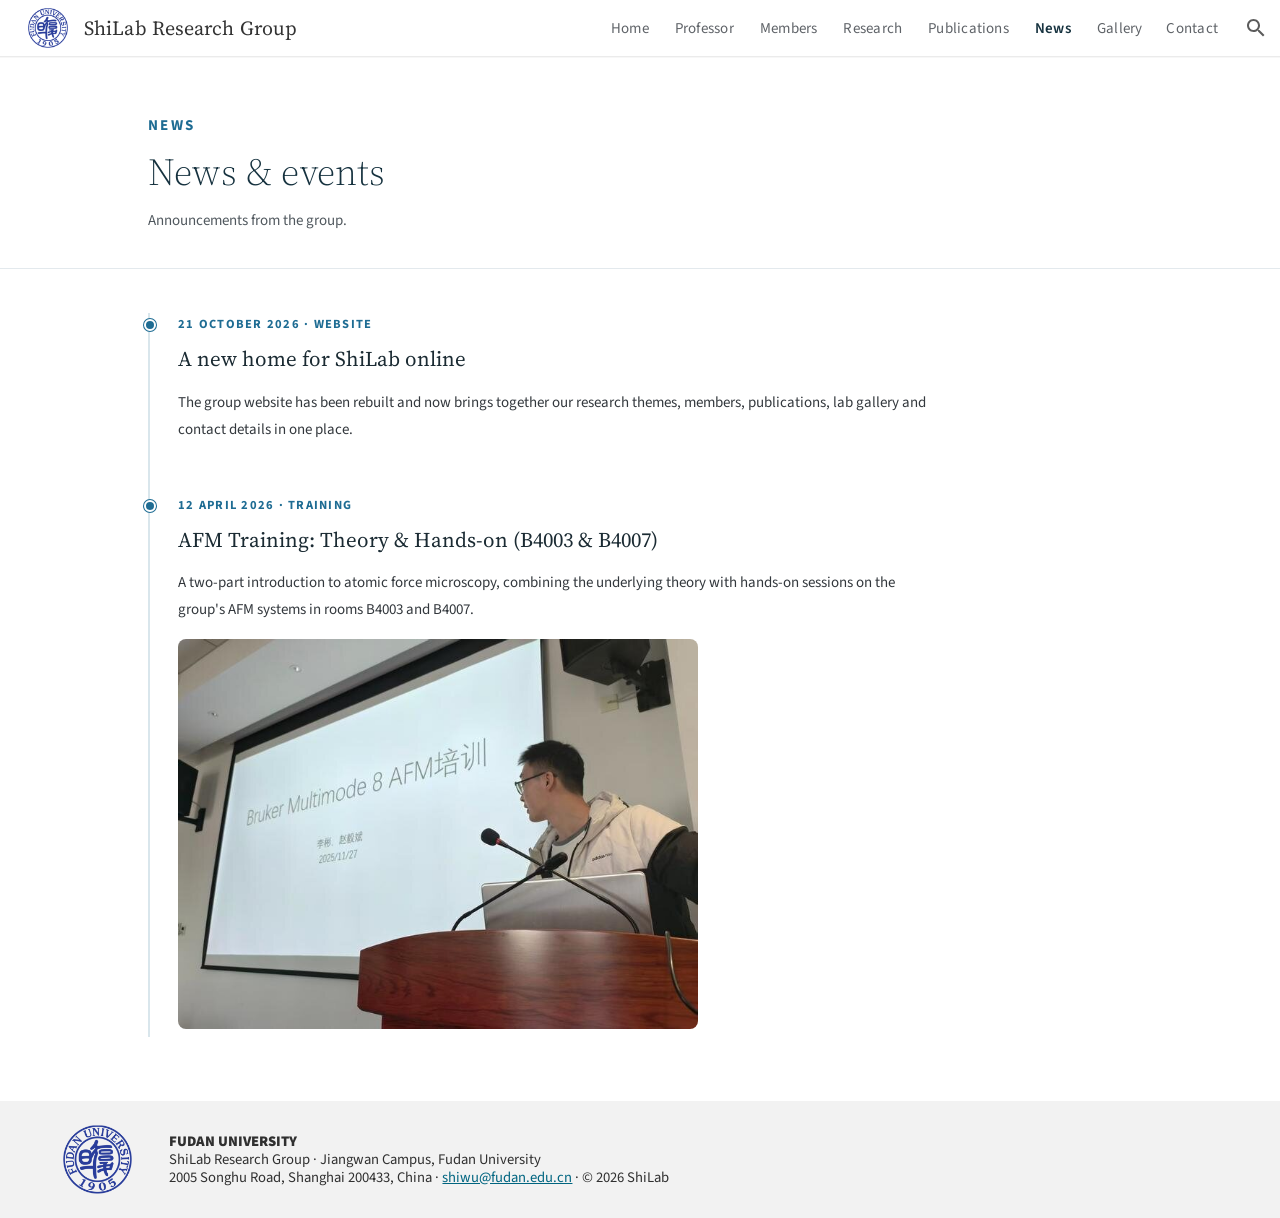
<file: News.htm>
<!DOCTYPE html><html lang="en"><head><meta charset="utf-8"><meta name="viewport" content="width=device-width, initial-scale=1"><meta name="description" content="News and events from ShiLab, Fudan University."><meta property="og:title" content="News · ShiLab Research Group"><meta property="og:type" content="website"><meta property="og:description" content="News and events from ShiLab, Fudan University."><title>News · ShiLab Research Group</title><link rel="icon" type="image/png" href="images/shilab/logo.png"><link rel="preload" href="fonts/SourceSans3-Regular.woff2" as="font" type="font/woff2" crossorigin><link rel="preload" href="fonts/SourceSerif4-Regular.woff2" as="font" type="font/woff2" crossorigin><link rel="stylesheet" href="css/fonts.css"><link rel="stylesheet" href="css/google-sites.css"><link rel="stylesheet" href="css/theme.css"><link rel="stylesheet" href="css/site.css"><link rel="stylesheet" href="css/shilab.css"><link rel="stylesheet" href="css/typography.css"><meta name="theme-color" content="#1e6c93"></head><body dir="ltr" class="EIlDfe mtg-static" itemscope="" itemtype="http://schema.org/WebPage" id="yDmH0d" data-page="news"><div jscontroller="pc62j" jsmodel="iTeaXe" jsaction="rcuQ6b:WYd;GvneHb:og1FDd;vbaUQc:uAM5ec;"><div jscontroller="X4BaPc" jsaction="rcuQ6b:WYd;o6xM5b:Pg9eo;HuL2Hd:mHeCvf;VMhF5:FFYy5e;sk3Qmb:HI1Mdd;JIbuQc:rSzFEd(z2EeY),aSaF6e(ilzYPe);"><div jscontroller="o1L5Wb" data-sitename="shilab" data-search-scope="1" data-universe="1" jsmodel="fNFZH" jsaction="Pe9H6d:cZFEp;O0t7nc:cC5KLb;WyADff:AQk9Jb;WMZaJ:VsGN3;hJluRd:UADL7b;zuqEgd:HI9w0;tr6QDd:Y8aXB;MxH79b:xDkBfb;JIbuQc:SPXMTb(uxAMZ),LjG1Ed(a6mxbb);BNPLhd:TbIyBd;fGqJod:Tb1xee;" jsname="G0jgYd"><div jsname="gYwusb" class="p9b27"></div><div jscontroller="RrXLpc" jsname="XeeWQc" role="banner" jsaction="keydown:uiKYid(OH0EC);rcuQ6b:WYd;zuqEgd:ufqpf;JIbuQc:XfTnxb(lfEfFf),AlTiYc(GeGHKb),AlTiYc(m1xNUe),zZlNMe(pZn8Oc);YqO5N:ELcyfe;"><div jsname="bF1uUb" class="BuY5Fd" jsaction="click:xVuwSc;"></div><div jsname="MVsrn" class="TbNlJb"><div role="button" class="U26fgb mUbCce fKz7Od h3nfre M9Bg4d" jscontroller="VXdfxd" jsaction="click:cOuCgd; mousedown:UX7yZ; mouseup:lbsD7e; mouseenter:tfO1Yc; mouseleave:JywGue; focus:AHmuwe; blur:O22p3e; contextmenu:mg9Pef;touchstart:p6p2H; touchmove:FwuNnf; touchend:yfqBxc(preventDefault=true); touchcancel:JMtRjd;" jsshadow="" jsname="GeGHKb" aria-label="Back to site" aria-disabled="false" tabindex="0" data-tooltip="Back to site" data-tooltip-vertical-offset="-12" data-tooltip-horizontal-offset="0"><div class="VTBa7b MbhUzd" jsname="ksKsZd"></div><span jsslot="" class="xjKiLb"><span class="Ce1Y1c" style="top: -12px"><svg class="V4YR2c" viewBox="0 0 24 24" focusable="false"><path d="M0 0h24v24H0z" fill="none"></path><path d="M20 11H7.83l5.59-5.59L12 4l-8 8 8 8 1.41-1.41L7.83 13H20v-2z"></path></svg></span></span></div><div class="E2UJ5" jsname="M6JdT" style="margin-left: 360px; width: 720px;"><div class="rFrNMe b7AJhc zKHdkd" jscontroller="pxq3x" jsaction="clickonly:KjsqPd; focus:Jt1EX; blur:fpfTEe; input:Lg5SV" jsshadow="" jsname="OH0EC" aria-expanded="true"><div class="aCsJod oJeWuf"><div class="aXBtI I0VJ4d Wic03c"><span jsslot="" class="A37UZe qgcB3c iHd5yb"><div role="button" class="U26fgb mUbCce fKz7Od i3PoXe M9Bg4d" jscontroller="VXdfxd" jsaction="click:cOuCgd; mousedown:UX7yZ; mouseup:lbsD7e; mouseenter:tfO1Yc; mouseleave:JywGue; focus:AHmuwe; blur:O22p3e; contextmenu:mg9Pef;touchstart:p6p2H; touchmove:FwuNnf; touchend:yfqBxc(preventDefault=true); touchcancel:JMtRjd;" jsshadow="" jsname="lfEfFf" aria-label="Search" aria-disabled="false" tabindex="0" data-tooltip="Search" data-tooltip-vertical-offset="-12" data-tooltip-horizontal-offset="0"><div class="VTBa7b MbhUzd" jsname="ksKsZd"></div><span jsslot="" class="xjKiLb"><span class="Ce1Y1c" style="top: -12px"><svg class="vu8Pwe" viewBox="0 0 24 24" focusable="false"><path d="M15.5 14h-.79l-.28-.27C15.41 12.59 16 11.11 16 9.5 16 5.91 13.09 3 9.5 3S3 5.91 3 9.5 5.91 16 9.5 16c1.61 0 3.09-.59 4.23-1.57l.27.28v.79l5 4.99L20.49 19l-4.99-5zm-6 0C7.01 14 5 11.99 5 9.5S7.01 5 9.5 5 14 7.01 14 9.5 11.99 14 9.5 14z"></path><path d="M0 0h24v24H0z" fill="none"></path></svg></span></span></div><div class="EmVfjc SKShhf" data-loadingmessage="Loading…" jscontroller="qAKInc" jsaction="animationend:kWijWc;dyRcpb:dyRcpb" jsname="aZ2wEe"><div class="Cg7hO" aria-live="assertive" jsname="vyyg5"></div><div jsname="Hxlbvc" class="xu46lf"><div class="ir3uv uWlRce co39ub"><div class="xq3j6 ERcjC"><div class="X6jHbb GOJTSe"></div></div><div class="HBnAAc"><div class="X6jHbb GOJTSe"></div></div><div class="xq3j6 dj3yTd"><div class="X6jHbb GOJTSe"></div></div></div><div class="ir3uv GFoASc Cn087"><div class="xq3j6 ERcjC"><div class="X6jHbb GOJTSe"></div></div><div class="HBnAAc"><div class="X6jHbb GOJTSe"></div></div><div class="xq3j6 dj3yTd"><div class="X6jHbb GOJTSe"></div></div></div><div class="ir3uv WpeOqd hfsr6b"><div class="xq3j6 ERcjC"><div class="X6jHbb GOJTSe"></div></div><div class="HBnAAc"><div class="X6jHbb GOJTSe"></div></div><div class="xq3j6 dj3yTd"><div class="X6jHbb GOJTSe"></div></div></div><div class="ir3uv rHV3jf EjXFBf"><div class="xq3j6 ERcjC"><div class="X6jHbb GOJTSe"></div></div><div class="HBnAAc"><div class="X6jHbb GOJTSe"></div></div><div class="xq3j6 dj3yTd"><div class="X6jHbb GOJTSe"></div></div></div></div></div><div role="button" class="U26fgb mUbCce fKz7Od JyJRXe M9Bg4d" jscontroller="VXdfxd" jsaction="click:cOuCgd; mousedown:UX7yZ; mouseup:lbsD7e; mouseenter:tfO1Yc; mouseleave:JywGue; focus:AHmuwe; blur:O22p3e; contextmenu:mg9Pef;touchstart:p6p2H; touchmove:FwuNnf; touchend:yfqBxc(preventDefault=true); touchcancel:JMtRjd;" jsshadow="" jsname="m1xNUe" aria-label="Back to site" aria-disabled="false" tabindex="0" data-tooltip="Back to site" data-tooltip-vertical-offset="-12" data-tooltip-horizontal-offset="0"><div class="VTBa7b MbhUzd" jsname="ksKsZd"></div><span jsslot="" class="xjKiLb"><span class="Ce1Y1c" style="top: -12px"><svg class="V4YR2c" viewBox="0 0 24 24" focusable="false"><path d="M0 0h24v24H0z" fill="none"></path><path d="M20 11H7.83l5.59-5.59L12 4l-8 8 8 8 1.41-1.41L7.83 13H20v-2z"></path></svg></span></span></div></span><div class="Xb9hP"><input type="search" class="whsOnd zHQkBf" jsname="YPqjbf" autocomplete="off" tabindex="0" aria-label="Search this site" value="" aria-disabled="false" autofocus="" role="combobox" data-initial-value=""><div jsname="LwH6nd" class="ndJi5d snByac" aria-hidden="true">Search this site</div></div><span jsslot="" class="A37UZe sxyYjd MQL3Ob"><div role="button" class="U26fgb mUbCce fKz7Od Kk06A M9Bg4d" jscontroller="VXdfxd" jsaction="click:cOuCgd; mousedown:UX7yZ; mouseup:lbsD7e; mouseenter:tfO1Yc; mouseleave:JywGue; focus:AHmuwe; blur:O22p3e; contextmenu:mg9Pef;touchstart:p6p2H; touchmove:FwuNnf; touchend:yfqBxc(preventDefault=true); touchcancel:JMtRjd;" jsshadow="" jsname="pZn8Oc" aria-label="Clear search" aria-disabled="false" tabindex="0" data-tooltip="Clear search" data-tooltip-vertical-offset="-12" data-tooltip-horizontal-offset="0" style="display: none;"><div class="VTBa7b MbhUzd" jsname="ksKsZd"></div><span jsslot="" class="xjKiLb"><span class="Ce1Y1c" style="top: -12px"><svg class="fAUEUd" viewBox="0 0 24 24" focusable="false"><path d="M19 6.41L17.59 5 12 10.59 6.41 5 5 6.41 10.59 12 5 17.59 6.41 19 12 13.41 17.59 19 19 17.59 13.41 12z"></path><path d="M0 0h24v24H0z" fill="none"></path></svg></span></span></div></span><div class="i9lrp mIZh1c"></div><div jsname="XmnwAc" class="OabDMe cXrdqd"></div></div></div><div class="LXRPh"><div jsname="ty6ygf" class="ovnfwe Is7Fhb"></div></div></div><div class="InHK7" jsname="aN0umc"><div class="GG9xTc" jsaction="click:wTqBkf;" jsname="e7EaC" tabindex="0" aria-label="Embedded Files"><svg class="vu8Pwe KYLCw" viewBox="0 0 24 24" focusable="false"><path d="M15.5 14h-.79l-.28-.27C15.41 12.59 16 11.11 16 9.5 16 5.91 13.09 3 9.5 3S3 5.91 3 9.5 5.91 16 9.5 16c1.61 0 3.09-.59 4.23-1.57l.27.28v.79l5 4.99L20.49 19l-4.99-5zm-6 0C7.01 14 5 11.99 5 9.5S7.01 5 9.5 5 14 7.01 14 9.5 11.99 14 9.5 14z"></path><path d="M0 0h24v24H0z" fill="none"></path></svg><span class="HCIIgf">Embedded Files</span></div></div></div></div></div></div><div jsname="tiN4bf"><div class="bKy5e"><div class="rrJNTc" tabindex="-1"><div class="VfPpkd-dgl2Hf-ppHlrf-sM5MNb" data-is-touch-wrapper="true"><button class="VfPpkd-LgbsSe VfPpkd-LgbsSe-OWXEXe-dgl2Hf LjDxcd XhPA0b LQeN7 WsSUlf jz7fPb" jscontroller="soHxf" jsaction="click:cOuCgd; mousedown:UX7yZ; mouseup:lbsD7e; mouseenter:tfO1Yc; mouseleave:JywGue; touchstart:p6p2H; touchmove:FwuNnf; touchend:yfqBxc; touchcancel:JMtRjd; focus:AHmuwe; blur:O22p3e; contextmenu:mg9Pef;mlnRJb:fLiPzd;" data-idom-class="LjDxcd XhPA0b LQeN7 WsSUlf jz7fPb" jsname="z2EeY" tabindex="0"><div class="VfPpkd-Jh9lGc"></div><div class="VfPpkd-J1Ukfc-LhBDec"></div><div class="VfPpkd-RLmnJb"></div><span jsname="V67aGc" class="VfPpkd-vQzf8d">Skip to main content</span></button></div><div class="VfPpkd-dgl2Hf-ppHlrf-sM5MNb" data-is-touch-wrapper="true"><button class="VfPpkd-LgbsSe VfPpkd-LgbsSe-OWXEXe-dgl2Hf LjDxcd XhPA0b LQeN7 WsSUlf br90J" jscontroller="soHxf" jsaction="click:cOuCgd; mousedown:UX7yZ; mouseup:lbsD7e; mouseenter:tfO1Yc; mouseleave:JywGue; touchstart:p6p2H; touchmove:FwuNnf; touchend:yfqBxc; touchcancel:JMtRjd; focus:AHmuwe; blur:O22p3e; contextmenu:mg9Pef;mlnRJb:fLiPzd;" data-idom-class="LjDxcd XhPA0b LQeN7 WsSUlf br90J" jsname="ilzYPe" tabindex="0"><div class="VfPpkd-Jh9lGc"></div><div class="VfPpkd-J1Ukfc-LhBDec"></div><div class="VfPpkd-RLmnJb"></div><span jsname="V67aGc" class="VfPpkd-vQzf8d">Skip to navigation</span></button></div></div></div><div class="M63kCb N63NQ"></div><div class="QZ3zWd"><div class="fktJzd AKpWA yMcSQd Ly6Unf G9Qloe XeSM4 XxIgdb fOU46b" jsname="UzWXSb" data-uses-custom-theme="false" data-legacy-theme-name="QualityBasics" data-legacy-theme-font-kit="Light" data-legacy-theme-color-kit="Blue" jscontroller="Md9ENb" jsaction="gsiSmd:Ffcznf;yj5fUd:cpPetb;HNXL3:q0Vyke;e2SXKd:IPDu5e;BdXpgd:nhk7K;rcuQ6b:WYd;"><header id="atIdViewHeader"><div style="position:fixed; width: 100%; z-index: 100;"><div id="docs-banner-container"><div id="docs-banners"><div id="HB1eCd-mzNpsf-r8s4j-ORHb"></div><div id="HB1eCd-TZk80d-r8s4j-ORHb" aria-live="assertive" aria-atomic="true"></div><div id="HB1eCd-Vkfede-rJCtOc-b3rLgd-ORHb" aria-live="assertive" aria-atomic="true"></div></div><div class="HB1eCd-Vkfede-NBtyUd-PvRhvb-LwH6nd"></div></div></div><div class="BbxBP usN8rf K5Zlne" jsname="WA9qLc" jscontroller="RQOkef" jsaction="rcuQ6b:JdcaS;MxH79b:JdcaS;VbOlFf:ywL4Jf;FaOgy:ywL4Jf; keydown:Hq2uPe; wheel:Ut4Ahc;" data-top-navigation="true" data-is-preview="false"><div class="DXsoRd YTv4We Mz8gvb YSH9J" role="button" tabindex="0" jsaction="click:LUvzV" jsname="z4Tpl" id="s9iPrd" aria-haspopup="true" aria-controls="yuynLe" aria-expanded="false" title="Show sidebar"><svg class="wFCWne" viewBox="0 0 24 24" stroke="currentColor" jsname="B1n9ub" focusable="false"><g transform="translate(12,12)"><path class="hlJH0" d="M-9 -5 L9 -5" fill="none" stroke-width="2"></path><path class="HBu6N" d="M-9 0 L9 0" fill="none" stroke-width="2"></path><path class="cLAGQe" d="M-9 5 L9 5" fill="none" stroke-width="2"></path></g></svg></div><nav class="JzO0Vc" jsname="ihoMLd" role="navigation" tabindex="-1" id="yuynLe" jsaction="transitionend:UD2r5" style="display: none;"><a class="XMyrgf" href="Home.htm"><img src="images/shilab/logo.png" class="r9CsCb" role="img" aria-label="ShiLab Research Group"></a><a class="Zjiec oNsfjf" href="Home.htm"><span>ShiLab Research Group</span></a><ul class="jYxBte Fpy8Db" tabindex="-1"><li jsname="ibnC6b" data-nav-level="1"><div class="PsKE7e r8s4j-R6PoUb IKA38e baH5ib oNsfjf"><div class="I35ICb" jsaction="keydown:mPuKz(QwLHlb); click:vHQTA(QwLHlb);"><a class="aJHbb dk90Ob hDrhEe HlqNPb" jsname="QwLHlb" role="link" tabindex="0" data-navtype="1" href="Home.htm" data-url="/home" data-type="1" data-level="1">Home</a></div></div></li><li jsname="ibnC6b" data-nav-level="1"><div class="PsKE7e r8s4j-R6PoUb IKA38e baH5ib oNsfjf"><div class="I35ICb" jsaction="keydown:mPuKz(QwLHlb); click:vHQTA(QwLHlb);"><a class="aJHbb dk90Ob hDrhEe HlqNPb" jsname="QwLHlb" role="link" tabindex="0" data-navtype="1" href="Professor.htm" data-url="/professor" data-type="1" data-level="1">Professor</a></div></div></li><li jsname="ibnC6b" data-nav-level="1"><div class="PsKE7e r8s4j-R6PoUb IKA38e baH5ib oNsfjf"><div class="I35ICb" jsaction="keydown:mPuKz(QwLHlb); click:vHQTA(QwLHlb);"><a class="aJHbb dk90Ob hDrhEe HlqNPb" jsname="QwLHlb" role="link" tabindex="0" data-navtype="1" href="Members.htm" data-url="/members" data-type="1" data-level="1">Members</a></div></div></li><li jsname="ibnC6b" data-nav-level="1"><div class="PsKE7e r8s4j-R6PoUb IKA38e baH5ib oNsfjf"><div class="I35ICb" jsaction="keydown:mPuKz(QwLHlb); click:vHQTA(QwLHlb);"><a class="aJHbb dk90Ob hDrhEe HlqNPb" jsname="QwLHlb" role="link" tabindex="0" data-navtype="1" href="Research.htm" data-url="/research" data-type="1" data-level="1">Research</a></div></div></li><li jsname="ibnC6b" data-nav-level="1"><div class="PsKE7e r8s4j-R6PoUb IKA38e baH5ib oNsfjf"><div class="I35ICb" jsaction="keydown:mPuKz(QwLHlb); click:vHQTA(QwLHlb);"><a class="aJHbb dk90Ob hDrhEe HlqNPb" jsname="QwLHlb" role="link" tabindex="0" data-navtype="1" href="Publications.htm" data-url="/publications" data-type="1" data-level="1">Publications</a></div></div></li><li jsname="ibnC6b" data-nav-level="1" class="mtg-section-active"><div class="PsKE7e r8s4j-R6PoUb IKA38e baH5ib oNsfjf lhZOrc" aria-current="true"><div class="I35ICb" jsaction="keydown:mPuKz(QwLHlb); click:vHQTA(QwLHlb);"><a class="aJHbb dk90Ob hDrhEe HlqNPb mtg-current" jsname="QwLHlb" role="link" tabindex="0" data-navtype="1" aria-selected="true" href="News.htm" data-url="/news" data-type="1" data-level="1" aria-current="page">News</a></div></div></li><li jsname="ibnC6b" data-nav-level="1"><div class="PsKE7e r8s4j-R6PoUb IKA38e baH5ib oNsfjf"><div class="I35ICb" jsaction="keydown:mPuKz(QwLHlb); click:vHQTA(QwLHlb);"><a class="aJHbb dk90Ob hDrhEe HlqNPb" jsname="QwLHlb" role="link" tabindex="0" data-navtype="1" href="Gallery.htm" data-url="/gallery" data-type="1" data-level="1">Gallery</a></div></div></li><li jsname="ibnC6b" data-nav-level="1"><div class="PsKE7e r8s4j-R6PoUb IKA38e baH5ib oNsfjf"><div class="I35ICb" jsaction="keydown:mPuKz(QwLHlb); click:vHQTA(QwLHlb);"><a class="aJHbb dk90Ob hDrhEe HlqNPb" jsname="QwLHlb" role="link" tabindex="0" data-navtype="1" href="Contact.htm" data-url="/contact" data-type="1" data-level="1">Contact</a></div></div></li></ul></nav><div class="VLoccc K5Zlne QDWEj U8eYrb" jsname="rtFGi" aria-hidden="false"><div class="Pvc6xe"><div jsname="I8J07e" class="TlfmSc YSH9J"><a class="GAuSPc" jsname="jIujaf" href="Home.htm" aria-hidden="false" tabindex="0"><img src="images/shilab/logo.png" class="lzy1Td" role="img" aria-label="ShiLab Research Group" jsname="SwcDWb"><span class="QTKDff p46B7e">ShiLab Research Group</span></a></div><nav class="plFg0c" jscontroller="HXO1uc" jsaction="rcuQ6b:rcuQ6b;MxH79b:CfS0pe;" id="WDxLfe" data-is-preview="false" style="visibility: visible;" role="navigation" tabindex="-1"><ul jsname="waIgnc" class="K1Ci7d oXBWEc jYxBte"><li jsname="ibnC6b" data-nav-level="1" class="VsJjtf"><div class="PsKE7e qV4dIc Qrrb5 YSH9J"><div class="I35ICb" jsaction="click:vHQTA(QwLHlb); keydown:mPuKz(QwLHlb);"><a class="aJHbb dk90Ob jgXgSe HlqNPb" jsname="QwLHlb" role="link" tabindex="0" data-navtype="1" href="Home.htm" data-url="/home" data-type="1" data-level="1">Home</a></div></div><div class="rgLkl"></div></li><li jsname="ibnC6b" data-nav-level="1" class="VsJjtf"><div class="PsKE7e qV4dIc Qrrb5 YSH9J"><div class="I35ICb" jsaction="click:vHQTA(QwLHlb); keydown:mPuKz(QwLHlb);"><a class="aJHbb dk90Ob jgXgSe HlqNPb" jsname="QwLHlb" role="link" tabindex="0" data-navtype="1" href="Professor.htm" data-url="/professor" data-type="1" data-level="1">Professor</a></div></div><div class="rgLkl"></div></li><li jsname="ibnC6b" data-nav-level="1" class="VsJjtf"><div class="PsKE7e qV4dIc Qrrb5 YSH9J"><div class="I35ICb" jsaction="click:vHQTA(QwLHlb); keydown:mPuKz(QwLHlb);"><a class="aJHbb dk90Ob jgXgSe HlqNPb" jsname="QwLHlb" role="link" tabindex="0" data-navtype="1" href="Members.htm" data-url="/members" data-type="1" data-level="1">Members</a></div></div><div class="rgLkl"></div></li><li jsname="ibnC6b" data-nav-level="1" class="VsJjtf"><div class="PsKE7e qV4dIc Qrrb5 YSH9J"><div class="I35ICb" jsaction="click:vHQTA(QwLHlb); keydown:mPuKz(QwLHlb);"><a class="aJHbb dk90Ob jgXgSe HlqNPb" jsname="QwLHlb" role="link" tabindex="0" data-navtype="1" href="Research.htm" data-url="/research" data-type="1" data-level="1">Research</a></div></div><div class="rgLkl"></div></li><li jsname="ibnC6b" data-nav-level="1" class="VsJjtf"><div class="PsKE7e qV4dIc Qrrb5 YSH9J"><div class="I35ICb" jsaction="click:vHQTA(QwLHlb); keydown:mPuKz(QwLHlb);"><a class="aJHbb dk90Ob jgXgSe HlqNPb" jsname="QwLHlb" role="link" tabindex="0" data-navtype="1" href="Publications.htm" data-url="/publications" data-type="1" data-level="1">Publications</a></div></div><div class="rgLkl"></div></li><li jsname="ibnC6b" data-nav-level="1" class="VsJjtf mtg-section-active"><div class="PsKE7e qV4dIc Qrrb5 YSH9J M9vuGd" aria-current="true"><div class="I35ICb" jsaction="click:vHQTA(QwLHlb); keydown:mPuKz(QwLHlb);"><a class="aJHbb dk90Ob jgXgSe HlqNPb mtg-current" jsname="QwLHlb" role="link" tabindex="0" data-navtype="1" aria-selected="true" href="News.htm" data-url="/news" data-type="1" data-level="1" aria-current="page">News</a></div></div><div class="rgLkl"></div></li><li jsname="ibnC6b" data-nav-level="1" class="VsJjtf"><div class="PsKE7e qV4dIc Qrrb5 YSH9J"><div class="I35ICb" jsaction="click:vHQTA(QwLHlb); keydown:mPuKz(QwLHlb);"><a class="aJHbb dk90Ob jgXgSe HlqNPb" jsname="QwLHlb" role="link" tabindex="0" data-navtype="1" href="Gallery.htm" data-url="/gallery" data-type="1" data-level="1">Gallery</a></div></div><div class="rgLkl"></div></li><li jsname="ibnC6b" data-nav-level="1" class="VsJjtf"><div class="PsKE7e qV4dIc Qrrb5 YSH9J"><div class="I35ICb" jsaction="click:vHQTA(QwLHlb); keydown:mPuKz(QwLHlb);"><a class="aJHbb dk90Ob jgXgSe HlqNPb" jsname="QwLHlb" role="link" tabindex="0" data-navtype="1" href="Contact.htm" data-url="/contact" data-type="1" data-level="1">Contact</a></div></div><div class="rgLkl"></div></li></ul></nav><div jscontroller="gK4msf" class="RBEWZc" jsname="h04Zod" jsaction="rcuQ6b:WYd;JIbuQc:AT95Ub;VbOlFf:HgE5D;FaOgy:HgE5D;MxH79b:JdcaS;" data-side-navigation="false"><div role="button" class="U26fgb mUbCce fKz7Od iWs3gf Wdnjke M9Bg4d" jscontroller="VXdfxd" jsaction="click:cOuCgd; mousedown:UX7yZ; mouseup:lbsD7e; mouseenter:tfO1Yc; mouseleave:JywGue; focus:AHmuwe; blur:O22p3e; contextmenu:mg9Pef;touchstart:p6p2H; touchmove:FwuNnf; touchend:yfqBxc(preventDefault=true); touchcancel:JMtRjd;" jsshadow="" jsname="R9oOZd" aria-label="Open search bar" aria-disabled="false" tabindex="0" data-tooltip="Open search bar" aria-expanded="false" data-tooltip-vertical-offset="-12" data-tooltip-horizontal-offset="0"><div class="VTBa7b MbhUzd" jsname="ksKsZd"></div><span jsslot="" class="xjKiLb"><span class="Ce1Y1c" style="top: -12px"><svg class="vu8Pwe tCHXDc YSH9J" viewBox="0 0 24 24" focusable="false"><path d="M15.5 14h-.79l-.28-.27C15.41 12.59 16 11.11 16 9.5 16 5.91 13.09 3 9.5 3S3 5.91 3 9.5 5.91 16 9.5 16c1.61 0 3.09-.59 4.23-1.57l.27.28v.79l5 4.99L20.49 19l-4.99-5zm-6 0C7.01 14 5 11.99 5 9.5S7.01 5 9.5 5 14 7.01 14 9.5 11.99 14 9.5 14z"></path><path d="M0 0h24v24H0z" fill="none"></path></svg></span></span></div></div></div><div jsname="mADGA" class="zDUgLc"></div></div><div class="TxnWlb" jsname="BDdyze" jsaction="click:LUvzV"></div></div></header><div jsname="ZBtY8b" tabindex="-1" class="UtePc RCETm SwuGbc" dir="ltr" aria-hidden="false"><header class="sl-pagehead">
  <p class="sl-kicker">News</p>
  <h1 class="sl-h1 sl-h1--page">News &amp; events</h1>
  <p class="sl-lead">Announcements from the group.</p>
</header>
<section class="sl-section sl-section--flush"><div class="sl-wrap"><div class="sl-timeline-feed">
  <article class="sl-news-item">
    <p class="sl-date">21 October 2026 · Website</p>
    <h2 class="sl-h3">A new home for ShiLab online</h2>
    <p>The group website has been rebuilt and now brings together our research themes, members, publications, lab gallery and contact details in one place.</p>
  </article>
  <article class="sl-news-item">
    <p class="sl-date">12 April 2026 · Training</p>
    <h2 class="sl-h3">AFM Training: Theory &amp; Hands-on (B4003 &amp; B4007)</h2>
    <p>A two-part introduction to atomic force microscopy, combining the underlying theory with hands-on sessions on the group's AFM systems in rooms B4003 and B4007.</p>
    <figure class="sl-news-figure">
      <img src="images/shilab/news/afm-training.jpg" alt="AFM training session" loading="lazy" data-mtg-lightbox="true" data-caption="AFM Training: Theory & Hands-on">
    </figure>
  </article>
</div></div></section>
</div><div class="Xpil1b xgQ6eb"></div><footer jsname="yePe5c" aria-hidden="false"><section id="h.2f6ca1c25fed57c9_31" class="yaqOZd qeLZfd"><div class="IFuOkc"></div><div class="mYVXT"><div class="LS81yb VICjCf j5pSsc db35Fc" tabindex="-1"><div class="hJDwNd-AhqUyc-R6PoUb Ft7HRd-AhqUyc-R6PoUb purZT-AhqUyc-R6PoUb ZcASvf-AhqUyc-R6PoUb pSzOP-AhqUyc-R6PoUb Ktthjf-AhqUyc-R6PoUb JNdkSc SQVYQc"><div class="JNdkSc-SmKAyb LkDMRd"><div class="" jscontroller="sGwD4d" jsaction="zXBUYb:zTPCnb;zQF9Uc:Qxe3nd;" jsname="F57UId"><div class="oKdM2c ZZyype Kzv0Me"><div id="h.1c4e5ea7b4d2f60b_4" class="hJDwNd-AhqUyc-R6PoUb Ft7HRd-AhqUyc-R6PoUb purZT-AhqUyc-R6PoUb ZcASvf-AhqUyc-R6PoUb pSzOP-AhqUyc-R6PoUb Ktthjf-AhqUyc-R6PoUb jXK9ad D2fZ2 zu5uec OjCsFc dmUFtb wHaque g5GTcb"><div class="jXK9ad-SmKAyb"><div class="tyJCtd baZpAe"><a href="https://www.fudan.edu.cn/" target="_blank" class="fqo2vd"><div class="t3iYD"><img src="images/shilab/logo.png" class="CENy8b" loading="lazy" decoding="async" alt="Fudan University"></div></a></div></div></div></div></div></div></div><div class="hJDwNd-AhqUyc-EehZO Ft7HRd-AhqUyc-EehZO purZT-AhqUyc-II5mzb ZcASvf-AhqUyc-II5mzb pSzOP-AhqUyc-qWD73c Ktthjf-AhqUyc-qWD73c JNdkSc SQVYQc"><div class="JNdkSc-SmKAyb LkDMRd"><div class="" jscontroller="sGwD4d" jsaction="zXBUYb:zTPCnb;zQF9Uc:Qxe3nd;" jsname="F57UId"><div class="oKdM2c ZZyype Kzv0Me"><div id="h.2f6ca1c25fed57c9_28" class="hJDwNd-AhqUyc-EehZO Ft7HRd-AhqUyc-EehZO jXK9ad D2fZ2 zu5uec OjCsFc dmUFtb wHaque g5GTcb"><div class="jXK9ad-SmKAyb"><div class="tyJCtd mGzaTb Depvyb baZpAe"><p dir="ltr" class="zfr3Q CDt4Ke " style="background-color: transparent; border-bottom: none; border-left: none; border-right: none; border-top: none; line-height: 1.2; margin-bottom: 0.0pt; margin-top: 0.0pt; padding-bottom: 0.0pt; padding-left: 0.0pt; padding-right: 0.0pt; padding-top: 0.0pt;"><span class="C9DxTc " style="color: #303030; font-family: Lato, Arial; font-weight: 900;">FUDAN UNIVERSITY</span><span class="C9DxTc " style="color: #303030;"><br></span><span class="C9DxTc " style="color: #303030;">ShiLab Research Group · Jiangwan Campus, Fudan University</span><span class="C9DxTc " style="color: #303030;"><br></span><span class="C9DxTc " style="color: #303030; font-variant: normal;">2005 Songhu Road, Shanghai 200433, China · <a href="mailto:shiwu@fudan.edu.cn" style="color:#006580;">shiwu@fudan.edu.cn</a> · © 2026 ShiLab</span></p></div></div></div></div></div></div></div><div class="hJDwNd-AhqUyc-R6PoUb Ft7HRd-AhqUyc-R6PoUb purZT-AhqUyc-R6PoUb ZcASvf-AhqUyc-R6PoUb pSzOP-AhqUyc-R6PoUb Ktthjf-AhqUyc-R6PoUb JNdkSc SQVYQc"><div class="JNdkSc-SmKAyb LkDMRd"><div class="" jscontroller="sGwD4d" jsaction="zXBUYb:zTPCnb;zQF9Uc:Qxe3nd;" jsname="F57UId"><div class="oKdM2c ZZyype Kzv0Me"><div id="h.52f1ed5118e5c9f0_0" class="hJDwNd-AhqUyc-R6PoUb Ft7HRd-AhqUyc-R6PoUb purZT-AhqUyc-R6PoUb ZcASvf-AhqUyc-R6PoUb pSzOP-AhqUyc-R6PoUb Ktthjf-AhqUyc-R6PoUb jXK9ad D2fZ2 zu5uec OjCsFc dmUFtb wHaque g5GTcb"><div class="jXK9ad-SmKAyb"><div class="tyJCtd baZpAe"><div class="t3iYD"></div></div></div></div></div></div></div></div></div></div></section></footer><div jscontroller="j1RDQb" jsaction="rcuQ6b:rcuQ6b;MxH79b:JdcaS;FaOgy:XuHpsb;" class="dZA9kd ynRLnc" data-last-updated-at-time="1781785635091" data-is-preview="false"><div role="button" class="U26fgb JRtysb WzwrXb I12f0b K2mXPb zXBiaf ynRLnc" jscontroller="iSvg6e" jsaction="click:cOuCgd; mousedown:UX7yZ; mouseup:lbsD7e; mouseenter:tfO1Yc; mouseleave:JywGue; focus:AHmuwe; blur:O22p3e; contextmenu:mg9Pef;touchstart:p6p2H; touchmove:FwuNnf; touchend:yfqBxc(preventDefault=true); touchcancel:JMtRjd;;keydown:I481le;" jsshadow="" jsname="Bg3gkf" aria-label="Site actions" aria-disabled="false" tabindex="0" aria-haspopup="true" aria-expanded="false" data-menu-corner="bottom-start" data-anchor-corner="top-start" id="ow11" __is_owner="true"><div class="NWlf3e MbhUzd" jsname="ksKsZd"></div><span jsslot="" class="MhXXcc oJeWuf"><span class="Lw7GHd snByac"><svg width="24" height="24" viewBox="0 0 24 24" focusable="false" class=" NMm5M"><path d="M11 17h2v-6h-2v6zm1-15C6.48 2 2 6.48 2 12s4.48 10 10 10 10-4.48 10-10S17.52 2 12 2zm0 18c-4.41 0-8-3.59-8-8s3.59-8 8-8 8 3.59 8 8-3.59 8-8 8zM11 9h2V7h-2v2z"></path></svg></span></span></div></div><div jscontroller="j1RDQb" jsaction="focusin:gBxDVb(srlkmf); focusout:zvXhGb(srlkmf); click:ro2KTd(psdQ5e);JIbuQc:DSypkd(Bg3gkf);MxH79b:JdcaS;rcuQ6b:rcuQ6b;" class="LqzjUe" data-last-updated-at-time="1781785635091" data-is-preview="false"><div jsname="psdQ5e" class="Q0cSn"></div><div jsname="bN97Pc" class="hBW7Hb"><div role="button" class="U26fgb mUbCce fKz7Od kpPxtd QMuaBc M9Bg4d" jscontroller="VXdfxd" jsaction="click:cOuCgd; mousedown:UX7yZ; mouseup:lbsD7e; mouseenter:tfO1Yc; mouseleave:JywGue; focus:AHmuwe; blur:O22p3e; contextmenu:mg9Pef;touchstart:p6p2H; touchmove:FwuNnf; touchend:yfqBxc(preventDefault=true); touchcancel:JMtRjd;" jsshadow="" jsname="Bg3gkf" aria-label="Site actions" aria-disabled="false" tabindex="-1" aria-hidden="true"><div class="VTBa7b MbhUzd" jsname="ksKsZd"></div><span jsslot="" class="xjKiLb"><span class="Ce1Y1c" style="top: -12px"><svg width="24" height="24" viewBox="0 0 24 24" focusable="false" class=" NMm5M"><path d="M11 17h2v-6h-2v6zm1-15C6.48 2 2 6.48 2 12s4.48 10 10 10 10-4.48 10-10S17.52 2 12 2zm0 18c-4.41 0-8-3.59-8-8s3.59-8 8-8 8 3.59 8 8-3.59 8-8 8zM11 9h2V7h-2v2z"></path></svg></span></span></div><div jsname="srlkmf" class="hUphyc"><div class="YkaBSd"><div class="iBkmkf"><span>Page updated</span> <span jsname="CFIm1b" class="dji00c" jsaction="AHmuwe:eGiyHb; mouseover:eGiyHb;" tabindex="0" role="contentinfo"></span></div></div><div class="YkaBSd" jsaction="click:Toy3n;"><div role="button" class="U26fgb kpPxtd J7BuEb" jsshadow="" jsname="V2zOu" aria-disabled="false" tabindex="0">Google Sites</div></div><div class="YkaBSd" jscontroller="HYv29e" jsaction="click:dQ6O0c;" data-abuse-reporting-widget-proto="%.@.null,&quot;https://sites.google.com/view/materials-theory-group/home&quot;]"><div role="button" class="U26fgb kpPxtd J7BuEb" jsshadow="" aria-label="Report abuse" aria-disabled="false" tabindex="0">Report abuse</div></div></div></div></div></div></div></div></div></div><div jscontroller="YV8yqd" jsaction="rcuQ6b:npT2md"></div><div id="docs-aria-speakable" role="region" aria-live="assertive" aria-atomic="true" aria-hidden="false" style="position: absolute; left: 0px; top: -1px; z-index: -2; opacity: 0; height: 1px; width: 1px; overflow: hidden;"></div><script src="js/search-index.js"></script>
<script src="js/site.js"></script>
</body></html>
</file>
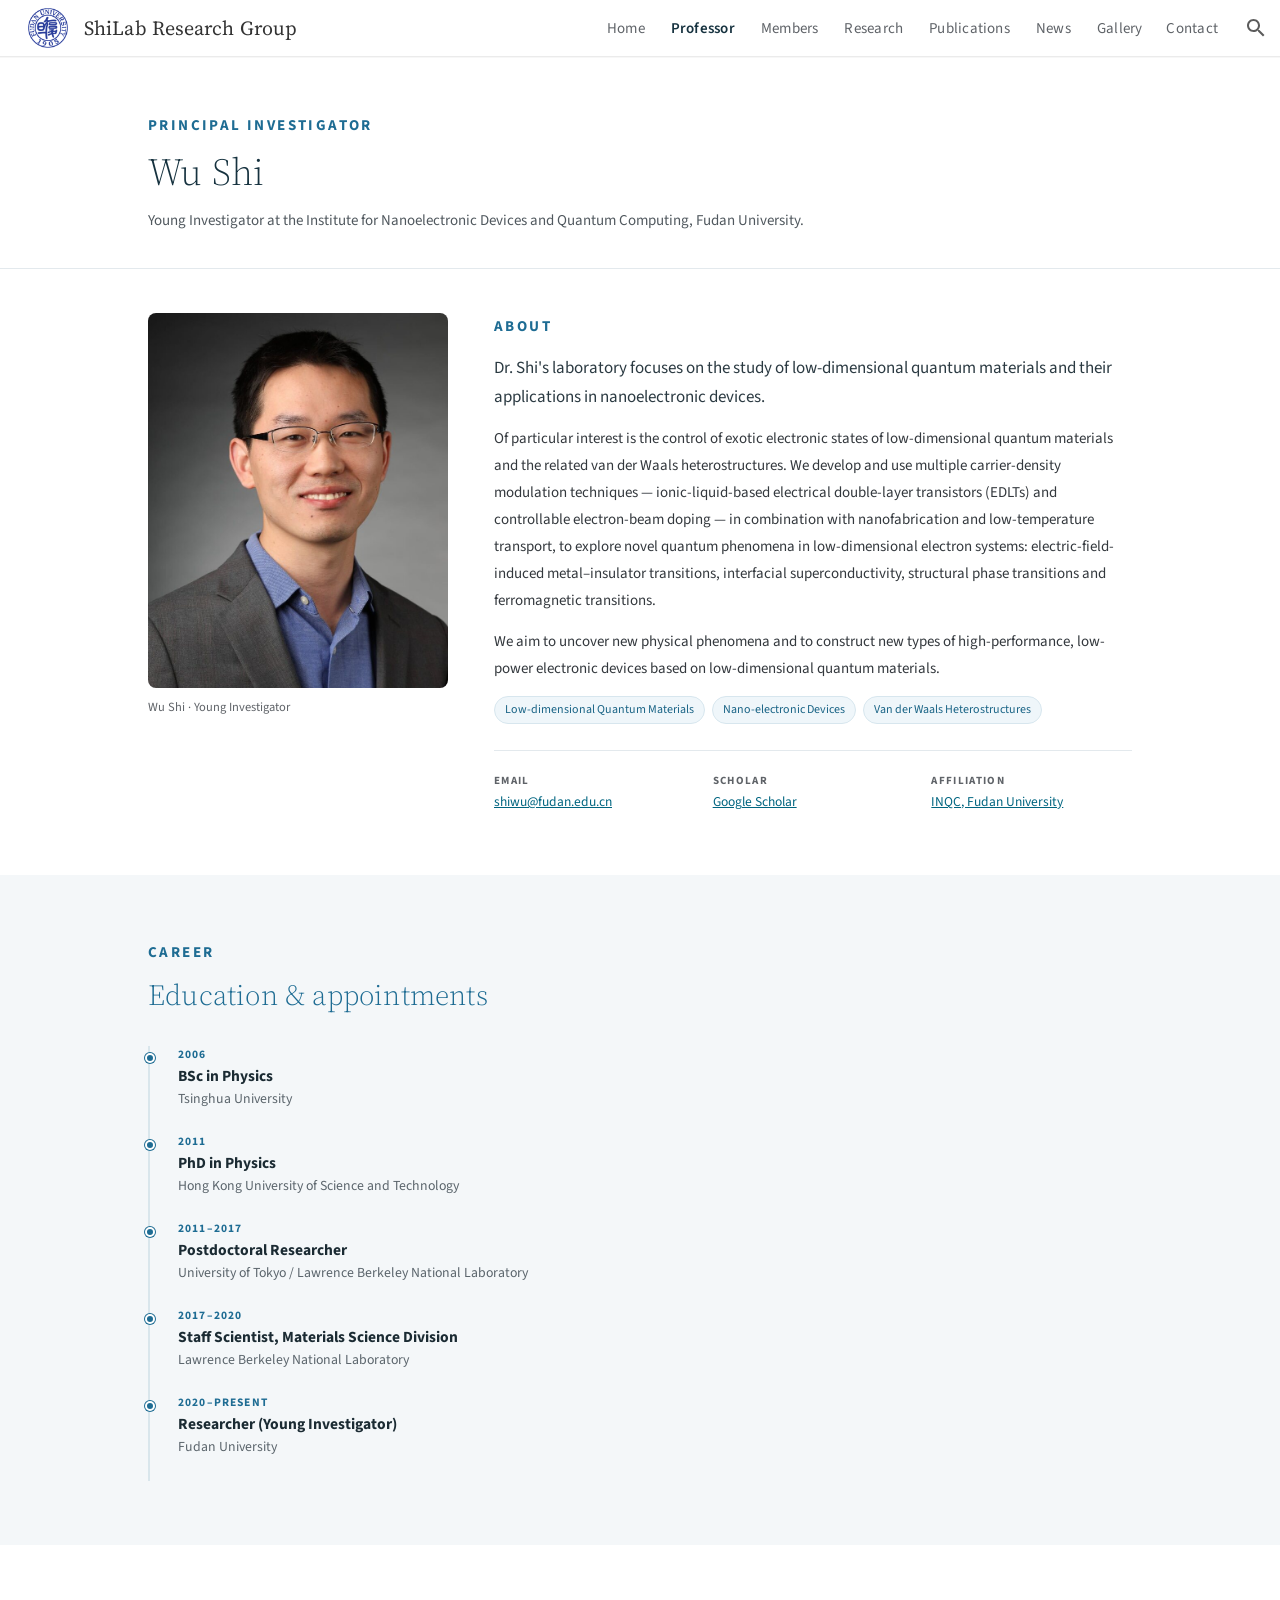
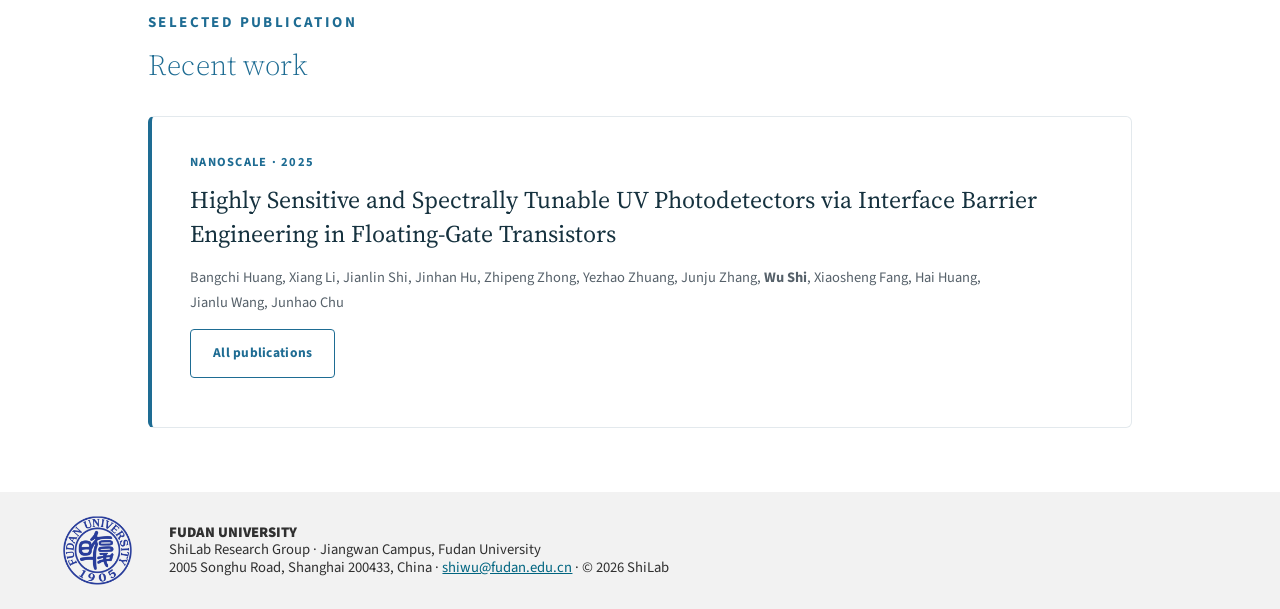
<file: Professor.htm>
<!DOCTYPE html><html lang="en"><head><meta charset="utf-8"><meta name="viewport" content="width=device-width, initial-scale=1"><meta name="description" content="Wu Shi, Young Investigator at the Institute for Nanoelectronic Devices and Quantum Computing, Fudan University."><meta property="og:title" content="Wu Shi · ShiLab Research Group"><meta property="og:type" content="website"><meta property="og:description" content="Wu Shi, Young Investigator at the Institute for Nanoelectronic Devices and Quantum Computing, Fudan University."><title>Wu Shi · ShiLab Research Group</title><link rel="icon" type="image/png" href="images/shilab/logo.png"><link rel="preload" href="fonts/SourceSans3-Regular.woff2" as="font" type="font/woff2" crossorigin><link rel="preload" href="fonts/SourceSerif4-Regular.woff2" as="font" type="font/woff2" crossorigin><link rel="stylesheet" href="css/fonts.css"><link rel="stylesheet" href="css/google-sites.css"><link rel="stylesheet" href="css/theme.css"><link rel="stylesheet" href="css/site.css"><link rel="stylesheet" href="css/shilab.css"><link rel="stylesheet" href="css/typography.css"><meta name="theme-color" content="#1e6c93"></head><body dir="ltr" class="EIlDfe mtg-static" itemscope="" itemtype="http://schema.org/WebPage" id="yDmH0d" data-page="professor"><div jscontroller="pc62j" jsmodel="iTeaXe" jsaction="rcuQ6b:WYd;GvneHb:og1FDd;vbaUQc:uAM5ec;"><div jscontroller="X4BaPc" jsaction="rcuQ6b:WYd;o6xM5b:Pg9eo;HuL2Hd:mHeCvf;VMhF5:FFYy5e;sk3Qmb:HI1Mdd;JIbuQc:rSzFEd(z2EeY),aSaF6e(ilzYPe);"><div jscontroller="o1L5Wb" data-sitename="shilab" data-search-scope="1" data-universe="1" jsmodel="fNFZH" jsaction="Pe9H6d:cZFEp;O0t7nc:cC5KLb;WyADff:AQk9Jb;WMZaJ:VsGN3;hJluRd:UADL7b;zuqEgd:HI9w0;tr6QDd:Y8aXB;MxH79b:xDkBfb;JIbuQc:SPXMTb(uxAMZ),LjG1Ed(a6mxbb);BNPLhd:TbIyBd;fGqJod:Tb1xee;" jsname="G0jgYd"><div jsname="gYwusb" class="p9b27"></div><div jscontroller="RrXLpc" jsname="XeeWQc" role="banner" jsaction="keydown:uiKYid(OH0EC);rcuQ6b:WYd;zuqEgd:ufqpf;JIbuQc:XfTnxb(lfEfFf),AlTiYc(GeGHKb),AlTiYc(m1xNUe),zZlNMe(pZn8Oc);YqO5N:ELcyfe;"><div jsname="bF1uUb" class="BuY5Fd" jsaction="click:xVuwSc;"></div><div jsname="MVsrn" class="TbNlJb"><div role="button" class="U26fgb mUbCce fKz7Od h3nfre M9Bg4d" jscontroller="VXdfxd" jsaction="click:cOuCgd; mousedown:UX7yZ; mouseup:lbsD7e; mouseenter:tfO1Yc; mouseleave:JywGue; focus:AHmuwe; blur:O22p3e; contextmenu:mg9Pef;touchstart:p6p2H; touchmove:FwuNnf; touchend:yfqBxc(preventDefault=true); touchcancel:JMtRjd;" jsshadow="" jsname="GeGHKb" aria-label="Back to site" aria-disabled="false" tabindex="0" data-tooltip="Back to site" data-tooltip-vertical-offset="-12" data-tooltip-horizontal-offset="0"><div class="VTBa7b MbhUzd" jsname="ksKsZd"></div><span jsslot="" class="xjKiLb"><span class="Ce1Y1c" style="top: -12px"><svg class="V4YR2c" viewBox="0 0 24 24" focusable="false"><path d="M0 0h24v24H0z" fill="none"></path><path d="M20 11H7.83l5.59-5.59L12 4l-8 8 8 8 1.41-1.41L7.83 13H20v-2z"></path></svg></span></span></div><div class="E2UJ5" jsname="M6JdT" style="margin-left: 360px; width: 720px;"><div class="rFrNMe b7AJhc zKHdkd" jscontroller="pxq3x" jsaction="clickonly:KjsqPd; focus:Jt1EX; blur:fpfTEe; input:Lg5SV" jsshadow="" jsname="OH0EC" aria-expanded="true"><div class="aCsJod oJeWuf"><div class="aXBtI I0VJ4d Wic03c"><span jsslot="" class="A37UZe qgcB3c iHd5yb"><div role="button" class="U26fgb mUbCce fKz7Od i3PoXe M9Bg4d" jscontroller="VXdfxd" jsaction="click:cOuCgd; mousedown:UX7yZ; mouseup:lbsD7e; mouseenter:tfO1Yc; mouseleave:JywGue; focus:AHmuwe; blur:O22p3e; contextmenu:mg9Pef;touchstart:p6p2H; touchmove:FwuNnf; touchend:yfqBxc(preventDefault=true); touchcancel:JMtRjd;" jsshadow="" jsname="lfEfFf" aria-label="Search" aria-disabled="false" tabindex="0" data-tooltip="Search" data-tooltip-vertical-offset="-12" data-tooltip-horizontal-offset="0"><div class="VTBa7b MbhUzd" jsname="ksKsZd"></div><span jsslot="" class="xjKiLb"><span class="Ce1Y1c" style="top: -12px"><svg class="vu8Pwe" viewBox="0 0 24 24" focusable="false"><path d="M15.5 14h-.79l-.28-.27C15.41 12.59 16 11.11 16 9.5 16 5.91 13.09 3 9.5 3S3 5.91 3 9.5 5.91 16 9.5 16c1.61 0 3.09-.59 4.23-1.57l.27.28v.79l5 4.99L20.49 19l-4.99-5zm-6 0C7.01 14 5 11.99 5 9.5S7.01 5 9.5 5 14 7.01 14 9.5 11.99 14 9.5 14z"></path><path d="M0 0h24v24H0z" fill="none"></path></svg></span></span></div><div class="EmVfjc SKShhf" data-loadingmessage="Loading…" jscontroller="qAKInc" jsaction="animationend:kWijWc;dyRcpb:dyRcpb" jsname="aZ2wEe"><div class="Cg7hO" aria-live="assertive" jsname="vyyg5"></div><div jsname="Hxlbvc" class="xu46lf"><div class="ir3uv uWlRce co39ub"><div class="xq3j6 ERcjC"><div class="X6jHbb GOJTSe"></div></div><div class="HBnAAc"><div class="X6jHbb GOJTSe"></div></div><div class="xq3j6 dj3yTd"><div class="X6jHbb GOJTSe"></div></div></div><div class="ir3uv GFoASc Cn087"><div class="xq3j6 ERcjC"><div class="X6jHbb GOJTSe"></div></div><div class="HBnAAc"><div class="X6jHbb GOJTSe"></div></div><div class="xq3j6 dj3yTd"><div class="X6jHbb GOJTSe"></div></div></div><div class="ir3uv WpeOqd hfsr6b"><div class="xq3j6 ERcjC"><div class="X6jHbb GOJTSe"></div></div><div class="HBnAAc"><div class="X6jHbb GOJTSe"></div></div><div class="xq3j6 dj3yTd"><div class="X6jHbb GOJTSe"></div></div></div><div class="ir3uv rHV3jf EjXFBf"><div class="xq3j6 ERcjC"><div class="X6jHbb GOJTSe"></div></div><div class="HBnAAc"><div class="X6jHbb GOJTSe"></div></div><div class="xq3j6 dj3yTd"><div class="X6jHbb GOJTSe"></div></div></div></div></div><div role="button" class="U26fgb mUbCce fKz7Od JyJRXe M9Bg4d" jscontroller="VXdfxd" jsaction="click:cOuCgd; mousedown:UX7yZ; mouseup:lbsD7e; mouseenter:tfO1Yc; mouseleave:JywGue; focus:AHmuwe; blur:O22p3e; contextmenu:mg9Pef;touchstart:p6p2H; touchmove:FwuNnf; touchend:yfqBxc(preventDefault=true); touchcancel:JMtRjd;" jsshadow="" jsname="m1xNUe" aria-label="Back to site" aria-disabled="false" tabindex="0" data-tooltip="Back to site" data-tooltip-vertical-offset="-12" data-tooltip-horizontal-offset="0"><div class="VTBa7b MbhUzd" jsname="ksKsZd"></div><span jsslot="" class="xjKiLb"><span class="Ce1Y1c" style="top: -12px"><svg class="V4YR2c" viewBox="0 0 24 24" focusable="false"><path d="M0 0h24v24H0z" fill="none"></path><path d="M20 11H7.83l5.59-5.59L12 4l-8 8 8 8 1.41-1.41L7.83 13H20v-2z"></path></svg></span></span></div></span><div class="Xb9hP"><input type="search" class="whsOnd zHQkBf" jsname="YPqjbf" autocomplete="off" tabindex="0" aria-label="Search this site" value="" aria-disabled="false" autofocus="" role="combobox" data-initial-value=""><div jsname="LwH6nd" class="ndJi5d snByac" aria-hidden="true">Search this site</div></div><span jsslot="" class="A37UZe sxyYjd MQL3Ob"><div role="button" class="U26fgb mUbCce fKz7Od Kk06A M9Bg4d" jscontroller="VXdfxd" jsaction="click:cOuCgd; mousedown:UX7yZ; mouseup:lbsD7e; mouseenter:tfO1Yc; mouseleave:JywGue; focus:AHmuwe; blur:O22p3e; contextmenu:mg9Pef;touchstart:p6p2H; touchmove:FwuNnf; touchend:yfqBxc(preventDefault=true); touchcancel:JMtRjd;" jsshadow="" jsname="pZn8Oc" aria-label="Clear search" aria-disabled="false" tabindex="0" data-tooltip="Clear search" data-tooltip-vertical-offset="-12" data-tooltip-horizontal-offset="0" style="display: none;"><div class="VTBa7b MbhUzd" jsname="ksKsZd"></div><span jsslot="" class="xjKiLb"><span class="Ce1Y1c" style="top: -12px"><svg class="fAUEUd" viewBox="0 0 24 24" focusable="false"><path d="M19 6.41L17.59 5 12 10.59 6.41 5 5 6.41 10.59 12 5 17.59 6.41 19 12 13.41 17.59 19 19 17.59 13.41 12z"></path><path d="M0 0h24v24H0z" fill="none"></path></svg></span></span></div></span><div class="i9lrp mIZh1c"></div><div jsname="XmnwAc" class="OabDMe cXrdqd"></div></div></div><div class="LXRPh"><div jsname="ty6ygf" class="ovnfwe Is7Fhb"></div></div></div><div class="InHK7" jsname="aN0umc"><div class="GG9xTc" jsaction="click:wTqBkf;" jsname="e7EaC" tabindex="0" aria-label="Embedded Files"><svg class="vu8Pwe KYLCw" viewBox="0 0 24 24" focusable="false"><path d="M15.5 14h-.79l-.28-.27C15.41 12.59 16 11.11 16 9.5 16 5.91 13.09 3 9.5 3S3 5.91 3 9.5 5.91 16 9.5 16c1.61 0 3.09-.59 4.23-1.57l.27.28v.79l5 4.99L20.49 19l-4.99-5zm-6 0C7.01 14 5 11.99 5 9.5S7.01 5 9.5 5 14 7.01 14 9.5 11.99 14 9.5 14z"></path><path d="M0 0h24v24H0z" fill="none"></path></svg><span class="HCIIgf">Embedded Files</span></div></div></div></div></div></div><div jsname="tiN4bf"><div class="bKy5e"><div class="rrJNTc" tabindex="-1"><div class="VfPpkd-dgl2Hf-ppHlrf-sM5MNb" data-is-touch-wrapper="true"><button class="VfPpkd-LgbsSe VfPpkd-LgbsSe-OWXEXe-dgl2Hf LjDxcd XhPA0b LQeN7 WsSUlf jz7fPb" jscontroller="soHxf" jsaction="click:cOuCgd; mousedown:UX7yZ; mouseup:lbsD7e; mouseenter:tfO1Yc; mouseleave:JywGue; touchstart:p6p2H; touchmove:FwuNnf; touchend:yfqBxc; touchcancel:JMtRjd; focus:AHmuwe; blur:O22p3e; contextmenu:mg9Pef;mlnRJb:fLiPzd;" data-idom-class="LjDxcd XhPA0b LQeN7 WsSUlf jz7fPb" jsname="z2EeY" tabindex="0"><div class="VfPpkd-Jh9lGc"></div><div class="VfPpkd-J1Ukfc-LhBDec"></div><div class="VfPpkd-RLmnJb"></div><span jsname="V67aGc" class="VfPpkd-vQzf8d">Skip to main content</span></button></div><div class="VfPpkd-dgl2Hf-ppHlrf-sM5MNb" data-is-touch-wrapper="true"><button class="VfPpkd-LgbsSe VfPpkd-LgbsSe-OWXEXe-dgl2Hf LjDxcd XhPA0b LQeN7 WsSUlf br90J" jscontroller="soHxf" jsaction="click:cOuCgd; mousedown:UX7yZ; mouseup:lbsD7e; mouseenter:tfO1Yc; mouseleave:JywGue; touchstart:p6p2H; touchmove:FwuNnf; touchend:yfqBxc; touchcancel:JMtRjd; focus:AHmuwe; blur:O22p3e; contextmenu:mg9Pef;mlnRJb:fLiPzd;" data-idom-class="LjDxcd XhPA0b LQeN7 WsSUlf br90J" jsname="ilzYPe" tabindex="0"><div class="VfPpkd-Jh9lGc"></div><div class="VfPpkd-J1Ukfc-LhBDec"></div><div class="VfPpkd-RLmnJb"></div><span jsname="V67aGc" class="VfPpkd-vQzf8d">Skip to navigation</span></button></div></div></div><div class="M63kCb N63NQ"></div><div class="QZ3zWd"><div class="fktJzd AKpWA yMcSQd Ly6Unf G9Qloe XeSM4 XxIgdb fOU46b" jsname="UzWXSb" data-uses-custom-theme="false" data-legacy-theme-name="QualityBasics" data-legacy-theme-font-kit="Light" data-legacy-theme-color-kit="Blue" jscontroller="Md9ENb" jsaction="gsiSmd:Ffcznf;yj5fUd:cpPetb;HNXL3:q0Vyke;e2SXKd:IPDu5e;BdXpgd:nhk7K;rcuQ6b:WYd;"><header id="atIdViewHeader"><div style="position:fixed; width: 100%; z-index: 100;"><div id="docs-banner-container"><div id="docs-banners"><div id="HB1eCd-mzNpsf-r8s4j-ORHb"></div><div id="HB1eCd-TZk80d-r8s4j-ORHb" aria-live="assertive" aria-atomic="true"></div><div id="HB1eCd-Vkfede-rJCtOc-b3rLgd-ORHb" aria-live="assertive" aria-atomic="true"></div></div><div class="HB1eCd-Vkfede-NBtyUd-PvRhvb-LwH6nd"></div></div></div><div class="BbxBP usN8rf K5Zlne" jsname="WA9qLc" jscontroller="RQOkef" jsaction="rcuQ6b:JdcaS;MxH79b:JdcaS;VbOlFf:ywL4Jf;FaOgy:ywL4Jf; keydown:Hq2uPe; wheel:Ut4Ahc;" data-top-navigation="true" data-is-preview="false"><div class="DXsoRd YTv4We Mz8gvb YSH9J" role="button" tabindex="0" jsaction="click:LUvzV" jsname="z4Tpl" id="s9iPrd" aria-haspopup="true" aria-controls="yuynLe" aria-expanded="false" title="Show sidebar"><svg class="wFCWne" viewBox="0 0 24 24" stroke="currentColor" jsname="B1n9ub" focusable="false"><g transform="translate(12,12)"><path class="hlJH0" d="M-9 -5 L9 -5" fill="none" stroke-width="2"></path><path class="HBu6N" d="M-9 0 L9 0" fill="none" stroke-width="2"></path><path class="cLAGQe" d="M-9 5 L9 5" fill="none" stroke-width="2"></path></g></svg></div><nav class="JzO0Vc" jsname="ihoMLd" role="navigation" tabindex="-1" id="yuynLe" jsaction="transitionend:UD2r5" style="display: none;"><a class="XMyrgf" href="Home.htm"><img src="images/shilab/logo.png" class="r9CsCb" role="img" aria-label="ShiLab Research Group"></a><a class="Zjiec oNsfjf" href="Home.htm"><span>ShiLab Research Group</span></a><ul class="jYxBte Fpy8Db" tabindex="-1"><li jsname="ibnC6b" data-nav-level="1"><div class="PsKE7e r8s4j-R6PoUb IKA38e baH5ib oNsfjf"><div class="I35ICb" jsaction="keydown:mPuKz(QwLHlb); click:vHQTA(QwLHlb);"><a class="aJHbb dk90Ob hDrhEe HlqNPb" jsname="QwLHlb" role="link" tabindex="0" data-navtype="1" href="Home.htm" data-url="/home" data-type="1" data-level="1">Home</a></div></div></li><li jsname="ibnC6b" data-nav-level="1" class="mtg-section-active"><div class="PsKE7e r8s4j-R6PoUb IKA38e baH5ib oNsfjf lhZOrc" aria-current="true"><div class="I35ICb" jsaction="keydown:mPuKz(QwLHlb); click:vHQTA(QwLHlb);"><a class="aJHbb dk90Ob hDrhEe HlqNPb mtg-current" jsname="QwLHlb" role="link" tabindex="0" data-navtype="1" aria-selected="true" href="Professor.htm" data-url="/professor" data-type="1" data-level="1" aria-current="page">Professor</a></div></div></li><li jsname="ibnC6b" data-nav-level="1"><div class="PsKE7e r8s4j-R6PoUb IKA38e baH5ib oNsfjf"><div class="I35ICb" jsaction="keydown:mPuKz(QwLHlb); click:vHQTA(QwLHlb);"><a class="aJHbb dk90Ob hDrhEe HlqNPb" jsname="QwLHlb" role="link" tabindex="0" data-navtype="1" href="Members.htm" data-url="/members" data-type="1" data-level="1">Members</a></div></div></li><li jsname="ibnC6b" data-nav-level="1"><div class="PsKE7e r8s4j-R6PoUb IKA38e baH5ib oNsfjf"><div class="I35ICb" jsaction="keydown:mPuKz(QwLHlb); click:vHQTA(QwLHlb);"><a class="aJHbb dk90Ob hDrhEe HlqNPb" jsname="QwLHlb" role="link" tabindex="0" data-navtype="1" href="Research.htm" data-url="/research" data-type="1" data-level="1">Research</a></div></div></li><li jsname="ibnC6b" data-nav-level="1"><div class="PsKE7e r8s4j-R6PoUb IKA38e baH5ib oNsfjf"><div class="I35ICb" jsaction="keydown:mPuKz(QwLHlb); click:vHQTA(QwLHlb);"><a class="aJHbb dk90Ob hDrhEe HlqNPb" jsname="QwLHlb" role="link" tabindex="0" data-navtype="1" href="Publications.htm" data-url="/publications" data-type="1" data-level="1">Publications</a></div></div></li><li jsname="ibnC6b" data-nav-level="1"><div class="PsKE7e r8s4j-R6PoUb IKA38e baH5ib oNsfjf"><div class="I35ICb" jsaction="keydown:mPuKz(QwLHlb); click:vHQTA(QwLHlb);"><a class="aJHbb dk90Ob hDrhEe HlqNPb" jsname="QwLHlb" role="link" tabindex="0" data-navtype="1" href="News.htm" data-url="/news" data-type="1" data-level="1">News</a></div></div></li><li jsname="ibnC6b" data-nav-level="1"><div class="PsKE7e r8s4j-R6PoUb IKA38e baH5ib oNsfjf"><div class="I35ICb" jsaction="keydown:mPuKz(QwLHlb); click:vHQTA(QwLHlb);"><a class="aJHbb dk90Ob hDrhEe HlqNPb" jsname="QwLHlb" role="link" tabindex="0" data-navtype="1" href="Gallery.htm" data-url="/gallery" data-type="1" data-level="1">Gallery</a></div></div></li><li jsname="ibnC6b" data-nav-level="1"><div class="PsKE7e r8s4j-R6PoUb IKA38e baH5ib oNsfjf"><div class="I35ICb" jsaction="keydown:mPuKz(QwLHlb); click:vHQTA(QwLHlb);"><a class="aJHbb dk90Ob hDrhEe HlqNPb" jsname="QwLHlb" role="link" tabindex="0" data-navtype="1" href="Contact.htm" data-url="/contact" data-type="1" data-level="1">Contact</a></div></div></li></ul></nav><div class="VLoccc K5Zlne QDWEj U8eYrb" jsname="rtFGi" aria-hidden="false"><div class="Pvc6xe"><div jsname="I8J07e" class="TlfmSc YSH9J"><a class="GAuSPc" jsname="jIujaf" href="Home.htm" aria-hidden="false" tabindex="0"><img src="images/shilab/logo.png" class="lzy1Td" role="img" aria-label="ShiLab Research Group" jsname="SwcDWb"><span class="QTKDff p46B7e">ShiLab Research Group</span></a></div><nav class="plFg0c" jscontroller="HXO1uc" jsaction="rcuQ6b:rcuQ6b;MxH79b:CfS0pe;" id="WDxLfe" data-is-preview="false" style="visibility: visible;" role="navigation" tabindex="-1"><ul jsname="waIgnc" class="K1Ci7d oXBWEc jYxBte"><li jsname="ibnC6b" data-nav-level="1" class="VsJjtf"><div class="PsKE7e qV4dIc Qrrb5 YSH9J"><div class="I35ICb" jsaction="click:vHQTA(QwLHlb); keydown:mPuKz(QwLHlb);"><a class="aJHbb dk90Ob jgXgSe HlqNPb" jsname="QwLHlb" role="link" tabindex="0" data-navtype="1" href="Home.htm" data-url="/home" data-type="1" data-level="1">Home</a></div></div><div class="rgLkl"></div></li><li jsname="ibnC6b" data-nav-level="1" class="VsJjtf mtg-section-active"><div class="PsKE7e qV4dIc Qrrb5 YSH9J M9vuGd" aria-current="true"><div class="I35ICb" jsaction="click:vHQTA(QwLHlb); keydown:mPuKz(QwLHlb);"><a class="aJHbb dk90Ob jgXgSe HlqNPb mtg-current" jsname="QwLHlb" role="link" tabindex="0" data-navtype="1" aria-selected="true" href="Professor.htm" data-url="/professor" data-type="1" data-level="1" aria-current="page">Professor</a></div></div><div class="rgLkl"></div></li><li jsname="ibnC6b" data-nav-level="1" class="VsJjtf"><div class="PsKE7e qV4dIc Qrrb5 YSH9J"><div class="I35ICb" jsaction="click:vHQTA(QwLHlb); keydown:mPuKz(QwLHlb);"><a class="aJHbb dk90Ob jgXgSe HlqNPb" jsname="QwLHlb" role="link" tabindex="0" data-navtype="1" href="Members.htm" data-url="/members" data-type="1" data-level="1">Members</a></div></div><div class="rgLkl"></div></li><li jsname="ibnC6b" data-nav-level="1" class="VsJjtf"><div class="PsKE7e qV4dIc Qrrb5 YSH9J"><div class="I35ICb" jsaction="click:vHQTA(QwLHlb); keydown:mPuKz(QwLHlb);"><a class="aJHbb dk90Ob jgXgSe HlqNPb" jsname="QwLHlb" role="link" tabindex="0" data-navtype="1" href="Research.htm" data-url="/research" data-type="1" data-level="1">Research</a></div></div><div class="rgLkl"></div></li><li jsname="ibnC6b" data-nav-level="1" class="VsJjtf"><div class="PsKE7e qV4dIc Qrrb5 YSH9J"><div class="I35ICb" jsaction="click:vHQTA(QwLHlb); keydown:mPuKz(QwLHlb);"><a class="aJHbb dk90Ob jgXgSe HlqNPb" jsname="QwLHlb" role="link" tabindex="0" data-navtype="1" href="Publications.htm" data-url="/publications" data-type="1" data-level="1">Publications</a></div></div><div class="rgLkl"></div></li><li jsname="ibnC6b" data-nav-level="1" class="VsJjtf"><div class="PsKE7e qV4dIc Qrrb5 YSH9J"><div class="I35ICb" jsaction="click:vHQTA(QwLHlb); keydown:mPuKz(QwLHlb);"><a class="aJHbb dk90Ob jgXgSe HlqNPb" jsname="QwLHlb" role="link" tabindex="0" data-navtype="1" href="News.htm" data-url="/news" data-type="1" data-level="1">News</a></div></div><div class="rgLkl"></div></li><li jsname="ibnC6b" data-nav-level="1" class="VsJjtf"><div class="PsKE7e qV4dIc Qrrb5 YSH9J"><div class="I35ICb" jsaction="click:vHQTA(QwLHlb); keydown:mPuKz(QwLHlb);"><a class="aJHbb dk90Ob jgXgSe HlqNPb" jsname="QwLHlb" role="link" tabindex="0" data-navtype="1" href="Gallery.htm" data-url="/gallery" data-type="1" data-level="1">Gallery</a></div></div><div class="rgLkl"></div></li><li jsname="ibnC6b" data-nav-level="1" class="VsJjtf"><div class="PsKE7e qV4dIc Qrrb5 YSH9J"><div class="I35ICb" jsaction="click:vHQTA(QwLHlb); keydown:mPuKz(QwLHlb);"><a class="aJHbb dk90Ob jgXgSe HlqNPb" jsname="QwLHlb" role="link" tabindex="0" data-navtype="1" href="Contact.htm" data-url="/contact" data-type="1" data-level="1">Contact</a></div></div><div class="rgLkl"></div></li></ul></nav><div jscontroller="gK4msf" class="RBEWZc" jsname="h04Zod" jsaction="rcuQ6b:WYd;JIbuQc:AT95Ub;VbOlFf:HgE5D;FaOgy:HgE5D;MxH79b:JdcaS;" data-side-navigation="false"><div role="button" class="U26fgb mUbCce fKz7Od iWs3gf Wdnjke M9Bg4d" jscontroller="VXdfxd" jsaction="click:cOuCgd; mousedown:UX7yZ; mouseup:lbsD7e; mouseenter:tfO1Yc; mouseleave:JywGue; focus:AHmuwe; blur:O22p3e; contextmenu:mg9Pef;touchstart:p6p2H; touchmove:FwuNnf; touchend:yfqBxc(preventDefault=true); touchcancel:JMtRjd;" jsshadow="" jsname="R9oOZd" aria-label="Open search bar" aria-disabled="false" tabindex="0" data-tooltip="Open search bar" aria-expanded="false" data-tooltip-vertical-offset="-12" data-tooltip-horizontal-offset="0"><div class="VTBa7b MbhUzd" jsname="ksKsZd"></div><span jsslot="" class="xjKiLb"><span class="Ce1Y1c" style="top: -12px"><svg class="vu8Pwe tCHXDc YSH9J" viewBox="0 0 24 24" focusable="false"><path d="M15.5 14h-.79l-.28-.27C15.41 12.59 16 11.11 16 9.5 16 5.91 13.09 3 9.5 3S3 5.91 3 9.5 5.91 16 9.5 16c1.61 0 3.09-.59 4.23-1.57l.27.28v.79l5 4.99L20.49 19l-4.99-5zm-6 0C7.01 14 5 11.99 5 9.5S7.01 5 9.5 5 14 7.01 14 9.5 11.99 14 9.5 14z"></path><path d="M0 0h24v24H0z" fill="none"></path></svg></span></span></div></div></div><div jsname="mADGA" class="zDUgLc"></div></div><div class="TxnWlb" jsname="BDdyze" jsaction="click:LUvzV"></div></div></header><div jsname="ZBtY8b" tabindex="-1" class="UtePc RCETm SwuGbc" dir="ltr" aria-hidden="false"><header class="sl-pagehead">
  <p class="sl-kicker">Principal Investigator</p>
  <h1 class="sl-h1 sl-h1--page">Wu Shi</h1>
  <p class="sl-lead">Young Investigator at the Institute for Nanoelectronic Devices and Quantum Computing, Fudan University.</p>
</header>
<section class="sl-section sl-section--flush">
  <div class="sl-wrap"><div class="sl-profile">
    <figure class="sl-profile-figure">
      <img src="images/shilab/people/WuShi.jpg" alt="Wu Shi" loading="lazy">
      <figcaption>Wu Shi · Young Investigator</figcaption>
    </figure>
    <div class="sl-profile-body">
      <p class="sl-kicker">About</p>
      <p class="sl-text-lead">Dr. Shi's laboratory focuses on the study of low-dimensional quantum materials and their applications in nanoelectronic devices.</p>
      <p>Of particular interest is the control of exotic electronic states of low-dimensional quantum materials and the related van der Waals heterostructures. We develop and use multiple carrier-density modulation techniques — ionic-liquid-based electrical double-layer transistors (EDLTs) and controllable electron-beam doping — in combination with nanofabrication and low-temperature transport, to explore novel quantum phenomena in low-dimensional electron systems: electric-field-induced metal–insulator transitions, interfacial superconductivity, structural phase transitions and ferromagnetic transitions.</p>
      <p>We aim to uncover new physical phenomena and to construct new types of high-performance, low-power electronic devices based on low-dimensional quantum materials.</p>
      <p class="sl-chips"><span class="sl-chip">Low-dimensional Quantum Materials</span><span class="sl-chip">Nano-electronic Devices</span><span class="sl-chip">Van der Waals Heterostructures</span></p>
      <div class="sl-meta-grid">
        <div><span class="sl-meta-label">Email</span><a href="mailto:shiwu@fudan.edu.cn">shiwu@fudan.edu.cn</a></div>
        <div><span class="sl-meta-label">Scholar</span><a href="https://scholar.google.com/citations?user=kR_OCJQAAAAJ" target="_blank" rel="noopener">Google Scholar</a></div>
        <div><span class="sl-meta-label">Affiliation</span><a href="https://inqc.fudan.edu.cn/" target="_blank" rel="noopener">INQC, Fudan University</a></div>
      </div>
    </div>
  </div></div>
</section>
<section class="sl-section sl-section--tint"><div class="sl-wrap"><div class="sl-section-head"><p class="sl-kicker">Career</p><h2 class="sl-h2">Education &amp; appointments</h2></div>
<ol class="sl-timeline"><li><span class="sl-when">2006</span><span class="sl-what">BSc in Physics</span><span class="sl-where">Tsinghua University</span></li><li><span class="sl-when">2011</span><span class="sl-what">PhD in Physics</span><span class="sl-where">Hong Kong University of Science and Technology</span></li><li><span class="sl-when">2011–2017</span><span class="sl-what">Postdoctoral Researcher</span><span class="sl-where">University of Tokyo / Lawrence Berkeley National Laboratory</span></li><li><span class="sl-when">2017–2020</span><span class="sl-what">Staff Scientist, Materials Science Division</span><span class="sl-where">Lawrence Berkeley National Laboratory</span></li><li><span class="sl-when">2020–present</span><span class="sl-what">Researcher (Young Investigator)</span><span class="sl-where">Fudan University</span></li></ol></div></section>
<section class="sl-section "><div class="sl-wrap"><div class="sl-section-head"><p class="sl-kicker">Selected publication</p><h2 class="sl-h2">Recent work</h2></div>
<article class="sl-feature"><div class="sl-feature-body">
<p class="sl-date">Nanoscale · 2025</p>
<h3 class="sl-feature-title">Highly Sensitive and Spectrally Tunable UV Photodetectors via Interface Barrier Engineering in Floating-Gate Transistors</h3>
<p class="sl-feature-authors">Bangchi Huang, Xiang Li, Jianlin Shi, Jinhan Hu, Zhipeng Zhong, Yezhao Zhuang, Junju Zhang, <strong>Wu Shi</strong>, Xiaosheng Fang, Hai Huang, Jianlu Wang, Junhao Chu</p>
<p class="sl-actions"><a class="sl-btn sl-btn--outline" href="Publications.htm">All publications</a></p>
</div></article></div></section>
</div><div class="Xpil1b xgQ6eb"></div><footer jsname="yePe5c" aria-hidden="false"><section id="h.2f6ca1c25fed57c9_31" class="yaqOZd qeLZfd"><div class="IFuOkc"></div><div class="mYVXT"><div class="LS81yb VICjCf j5pSsc db35Fc" tabindex="-1"><div class="hJDwNd-AhqUyc-R6PoUb Ft7HRd-AhqUyc-R6PoUb purZT-AhqUyc-R6PoUb ZcASvf-AhqUyc-R6PoUb pSzOP-AhqUyc-R6PoUb Ktthjf-AhqUyc-R6PoUb JNdkSc SQVYQc"><div class="JNdkSc-SmKAyb LkDMRd"><div class="" jscontroller="sGwD4d" jsaction="zXBUYb:zTPCnb;zQF9Uc:Qxe3nd;" jsname="F57UId"><div class="oKdM2c ZZyype Kzv0Me"><div id="h.1c4e5ea7b4d2f60b_4" class="hJDwNd-AhqUyc-R6PoUb Ft7HRd-AhqUyc-R6PoUb purZT-AhqUyc-R6PoUb ZcASvf-AhqUyc-R6PoUb pSzOP-AhqUyc-R6PoUb Ktthjf-AhqUyc-R6PoUb jXK9ad D2fZ2 zu5uec OjCsFc dmUFtb wHaque g5GTcb"><div class="jXK9ad-SmKAyb"><div class="tyJCtd baZpAe"><a href="https://www.fudan.edu.cn/" target="_blank" class="fqo2vd"><div class="t3iYD"><img src="images/shilab/logo.png" class="CENy8b" loading="lazy" decoding="async" alt="Fudan University"></div></a></div></div></div></div></div></div></div><div class="hJDwNd-AhqUyc-EehZO Ft7HRd-AhqUyc-EehZO purZT-AhqUyc-II5mzb ZcASvf-AhqUyc-II5mzb pSzOP-AhqUyc-qWD73c Ktthjf-AhqUyc-qWD73c JNdkSc SQVYQc"><div class="JNdkSc-SmKAyb LkDMRd"><div class="" jscontroller="sGwD4d" jsaction="zXBUYb:zTPCnb;zQF9Uc:Qxe3nd;" jsname="F57UId"><div class="oKdM2c ZZyype Kzv0Me"><div id="h.2f6ca1c25fed57c9_28" class="hJDwNd-AhqUyc-EehZO Ft7HRd-AhqUyc-EehZO jXK9ad D2fZ2 zu5uec OjCsFc dmUFtb wHaque g5GTcb"><div class="jXK9ad-SmKAyb"><div class="tyJCtd mGzaTb Depvyb baZpAe"><p dir="ltr" class="zfr3Q CDt4Ke " style="background-color: transparent; border-bottom: none; border-left: none; border-right: none; border-top: none; line-height: 1.2; margin-bottom: 0.0pt; margin-top: 0.0pt; padding-bottom: 0.0pt; padding-left: 0.0pt; padding-right: 0.0pt; padding-top: 0.0pt;"><span class="C9DxTc " style="color: #303030; font-family: Lato, Arial; font-weight: 900;">FUDAN UNIVERSITY</span><span class="C9DxTc " style="color: #303030;"><br></span><span class="C9DxTc " style="color: #303030;">ShiLab Research Group · Jiangwan Campus, Fudan University</span><span class="C9DxTc " style="color: #303030;"><br></span><span class="C9DxTc " style="color: #303030; font-variant: normal;">2005 Songhu Road, Shanghai 200433, China · <a href="mailto:shiwu@fudan.edu.cn" style="color:#006580;">shiwu@fudan.edu.cn</a> · © 2026 ShiLab</span></p></div></div></div></div></div></div></div><div class="hJDwNd-AhqUyc-R6PoUb Ft7HRd-AhqUyc-R6PoUb purZT-AhqUyc-R6PoUb ZcASvf-AhqUyc-R6PoUb pSzOP-AhqUyc-R6PoUb Ktthjf-AhqUyc-R6PoUb JNdkSc SQVYQc"><div class="JNdkSc-SmKAyb LkDMRd"><div class="" jscontroller="sGwD4d" jsaction="zXBUYb:zTPCnb;zQF9Uc:Qxe3nd;" jsname="F57UId"><div class="oKdM2c ZZyype Kzv0Me"><div id="h.52f1ed5118e5c9f0_0" class="hJDwNd-AhqUyc-R6PoUb Ft7HRd-AhqUyc-R6PoUb purZT-AhqUyc-R6PoUb ZcASvf-AhqUyc-R6PoUb pSzOP-AhqUyc-R6PoUb Ktthjf-AhqUyc-R6PoUb jXK9ad D2fZ2 zu5uec OjCsFc dmUFtb wHaque g5GTcb"><div class="jXK9ad-SmKAyb"><div class="tyJCtd baZpAe"><div class="t3iYD"></div></div></div></div></div></div></div></div></div></div></section></footer><div jscontroller="j1RDQb" jsaction="rcuQ6b:rcuQ6b;MxH79b:JdcaS;FaOgy:XuHpsb;" class="dZA9kd ynRLnc" data-last-updated-at-time="1781785635091" data-is-preview="false"><div role="button" class="U26fgb JRtysb WzwrXb I12f0b K2mXPb zXBiaf ynRLnc" jscontroller="iSvg6e" jsaction="click:cOuCgd; mousedown:UX7yZ; mouseup:lbsD7e; mouseenter:tfO1Yc; mouseleave:JywGue; focus:AHmuwe; blur:O22p3e; contextmenu:mg9Pef;touchstart:p6p2H; touchmove:FwuNnf; touchend:yfqBxc(preventDefault=true); touchcancel:JMtRjd;;keydown:I481le;" jsshadow="" jsname="Bg3gkf" aria-label="Site actions" aria-disabled="false" tabindex="0" aria-haspopup="true" aria-expanded="false" data-menu-corner="bottom-start" data-anchor-corner="top-start" id="ow11" __is_owner="true"><div class="NWlf3e MbhUzd" jsname="ksKsZd"></div><span jsslot="" class="MhXXcc oJeWuf"><span class="Lw7GHd snByac"><svg width="24" height="24" viewBox="0 0 24 24" focusable="false" class=" NMm5M"><path d="M11 17h2v-6h-2v6zm1-15C6.48 2 2 6.48 2 12s4.48 10 10 10 10-4.48 10-10S17.52 2 12 2zm0 18c-4.41 0-8-3.59-8-8s3.59-8 8-8 8 3.59 8 8-3.59 8-8 8zM11 9h2V7h-2v2z"></path></svg></span></span></div></div><div jscontroller="j1RDQb" jsaction="focusin:gBxDVb(srlkmf); focusout:zvXhGb(srlkmf); click:ro2KTd(psdQ5e);JIbuQc:DSypkd(Bg3gkf);MxH79b:JdcaS;rcuQ6b:rcuQ6b;" class="LqzjUe" data-last-updated-at-time="1781785635091" data-is-preview="false"><div jsname="psdQ5e" class="Q0cSn"></div><div jsname="bN97Pc" class="hBW7Hb"><div role="button" class="U26fgb mUbCce fKz7Od kpPxtd QMuaBc M9Bg4d" jscontroller="VXdfxd" jsaction="click:cOuCgd; mousedown:UX7yZ; mouseup:lbsD7e; mouseenter:tfO1Yc; mouseleave:JywGue; focus:AHmuwe; blur:O22p3e; contextmenu:mg9Pef;touchstart:p6p2H; touchmove:FwuNnf; touchend:yfqBxc(preventDefault=true); touchcancel:JMtRjd;" jsshadow="" jsname="Bg3gkf" aria-label="Site actions" aria-disabled="false" tabindex="-1" aria-hidden="true"><div class="VTBa7b MbhUzd" jsname="ksKsZd"></div><span jsslot="" class="xjKiLb"><span class="Ce1Y1c" style="top: -12px"><svg width="24" height="24" viewBox="0 0 24 24" focusable="false" class=" NMm5M"><path d="M11 17h2v-6h-2v6zm1-15C6.48 2 2 6.48 2 12s4.48 10 10 10 10-4.48 10-10S17.52 2 12 2zm0 18c-4.41 0-8-3.59-8-8s3.59-8 8-8 8 3.59 8 8-3.59 8-8 8zM11 9h2V7h-2v2z"></path></svg></span></span></div><div jsname="srlkmf" class="hUphyc"><div class="YkaBSd"><div class="iBkmkf"><span>Page updated</span> <span jsname="CFIm1b" class="dji00c" jsaction="AHmuwe:eGiyHb; mouseover:eGiyHb;" tabindex="0" role="contentinfo"></span></div></div><div class="YkaBSd" jsaction="click:Toy3n;"><div role="button" class="U26fgb kpPxtd J7BuEb" jsshadow="" jsname="V2zOu" aria-disabled="false" tabindex="0">Google Sites</div></div><div class="YkaBSd" jscontroller="HYv29e" jsaction="click:dQ6O0c;" data-abuse-reporting-widget-proto="%.@.null,&quot;https://sites.google.com/view/materials-theory-group/home&quot;]"><div role="button" class="U26fgb kpPxtd J7BuEb" jsshadow="" aria-label="Report abuse" aria-disabled="false" tabindex="0">Report abuse</div></div></div></div></div></div></div></div></div></div><div jscontroller="YV8yqd" jsaction="rcuQ6b:npT2md"></div><div id="docs-aria-speakable" role="region" aria-live="assertive" aria-atomic="true" aria-hidden="false" style="position: absolute; left: 0px; top: -1px; z-index: -2; opacity: 0; height: 1px; width: 1px; overflow: hidden;"></div><script src="js/search-index.js"></script>
<script src="js/site.js"></script>
</body></html>
</file>
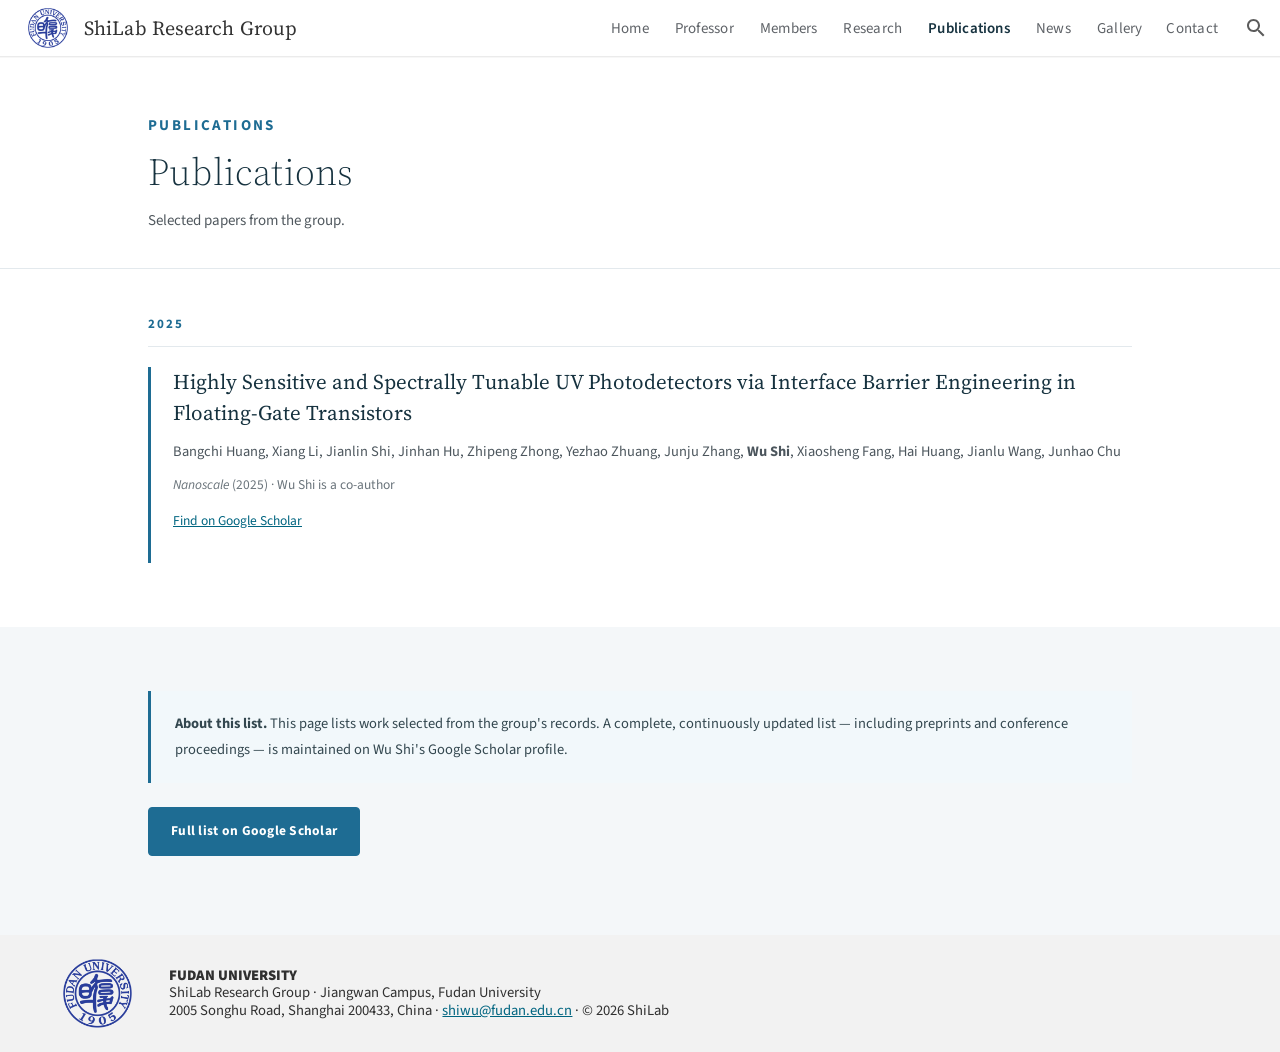
<file: Publications.htm>
<!DOCTYPE html><html lang="en"><head><meta charset="utf-8"><meta name="viewport" content="width=device-width, initial-scale=1"><meta name="description" content="Publications from ShiLab, Fudan University."><meta property="og:title" content="Publications · ShiLab Research Group"><meta property="og:type" content="website"><meta property="og:description" content="Publications from ShiLab, Fudan University."><title>Publications · ShiLab Research Group</title><link rel="icon" type="image/png" href="images/shilab/logo.png"><link rel="preload" href="fonts/SourceSans3-Regular.woff2" as="font" type="font/woff2" crossorigin><link rel="preload" href="fonts/SourceSerif4-Regular.woff2" as="font" type="font/woff2" crossorigin><link rel="stylesheet" href="css/fonts.css"><link rel="stylesheet" href="css/google-sites.css"><link rel="stylesheet" href="css/theme.css"><link rel="stylesheet" href="css/site.css"><link rel="stylesheet" href="css/shilab.css"><link rel="stylesheet" href="css/typography.css"><meta name="theme-color" content="#1e6c93"></head><body dir="ltr" class="EIlDfe mtg-static" itemscope="" itemtype="http://schema.org/WebPage" id="yDmH0d" data-page="publications"><div jscontroller="pc62j" jsmodel="iTeaXe" jsaction="rcuQ6b:WYd;GvneHb:og1FDd;vbaUQc:uAM5ec;"><div jscontroller="X4BaPc" jsaction="rcuQ6b:WYd;o6xM5b:Pg9eo;HuL2Hd:mHeCvf;VMhF5:FFYy5e;sk3Qmb:HI1Mdd;JIbuQc:rSzFEd(z2EeY),aSaF6e(ilzYPe);"><div jscontroller="o1L5Wb" data-sitename="shilab" data-search-scope="1" data-universe="1" jsmodel="fNFZH" jsaction="Pe9H6d:cZFEp;O0t7nc:cC5KLb;WyADff:AQk9Jb;WMZaJ:VsGN3;hJluRd:UADL7b;zuqEgd:HI9w0;tr6QDd:Y8aXB;MxH79b:xDkBfb;JIbuQc:SPXMTb(uxAMZ),LjG1Ed(a6mxbb);BNPLhd:TbIyBd;fGqJod:Tb1xee;" jsname="G0jgYd"><div jsname="gYwusb" class="p9b27"></div><div jscontroller="RrXLpc" jsname="XeeWQc" role="banner" jsaction="keydown:uiKYid(OH0EC);rcuQ6b:WYd;zuqEgd:ufqpf;JIbuQc:XfTnxb(lfEfFf),AlTiYc(GeGHKb),AlTiYc(m1xNUe),zZlNMe(pZn8Oc);YqO5N:ELcyfe;"><div jsname="bF1uUb" class="BuY5Fd" jsaction="click:xVuwSc;"></div><div jsname="MVsrn" class="TbNlJb"><div role="button" class="U26fgb mUbCce fKz7Od h3nfre M9Bg4d" jscontroller="VXdfxd" jsaction="click:cOuCgd; mousedown:UX7yZ; mouseup:lbsD7e; mouseenter:tfO1Yc; mouseleave:JywGue; focus:AHmuwe; blur:O22p3e; contextmenu:mg9Pef;touchstart:p6p2H; touchmove:FwuNnf; touchend:yfqBxc(preventDefault=true); touchcancel:JMtRjd;" jsshadow="" jsname="GeGHKb" aria-label="Back to site" aria-disabled="false" tabindex="0" data-tooltip="Back to site" data-tooltip-vertical-offset="-12" data-tooltip-horizontal-offset="0"><div class="VTBa7b MbhUzd" jsname="ksKsZd"></div><span jsslot="" class="xjKiLb"><span class="Ce1Y1c" style="top: -12px"><svg class="V4YR2c" viewBox="0 0 24 24" focusable="false"><path d="M0 0h24v24H0z" fill="none"></path><path d="M20 11H7.83l5.59-5.59L12 4l-8 8 8 8 1.41-1.41L7.83 13H20v-2z"></path></svg></span></span></div><div class="E2UJ5" jsname="M6JdT" style="margin-left: 360px; width: 720px;"><div class="rFrNMe b7AJhc zKHdkd" jscontroller="pxq3x" jsaction="clickonly:KjsqPd; focus:Jt1EX; blur:fpfTEe; input:Lg5SV" jsshadow="" jsname="OH0EC" aria-expanded="true"><div class="aCsJod oJeWuf"><div class="aXBtI I0VJ4d Wic03c"><span jsslot="" class="A37UZe qgcB3c iHd5yb"><div role="button" class="U26fgb mUbCce fKz7Od i3PoXe M9Bg4d" jscontroller="VXdfxd" jsaction="click:cOuCgd; mousedown:UX7yZ; mouseup:lbsD7e; mouseenter:tfO1Yc; mouseleave:JywGue; focus:AHmuwe; blur:O22p3e; contextmenu:mg9Pef;touchstart:p6p2H; touchmove:FwuNnf; touchend:yfqBxc(preventDefault=true); touchcancel:JMtRjd;" jsshadow="" jsname="lfEfFf" aria-label="Search" aria-disabled="false" tabindex="0" data-tooltip="Search" data-tooltip-vertical-offset="-12" data-tooltip-horizontal-offset="0"><div class="VTBa7b MbhUzd" jsname="ksKsZd"></div><span jsslot="" class="xjKiLb"><span class="Ce1Y1c" style="top: -12px"><svg class="vu8Pwe" viewBox="0 0 24 24" focusable="false"><path d="M15.5 14h-.79l-.28-.27C15.41 12.59 16 11.11 16 9.5 16 5.91 13.09 3 9.5 3S3 5.91 3 9.5 5.91 16 9.5 16c1.61 0 3.09-.59 4.23-1.57l.27.28v.79l5 4.99L20.49 19l-4.99-5zm-6 0C7.01 14 5 11.99 5 9.5S7.01 5 9.5 5 14 7.01 14 9.5 11.99 14 9.5 14z"></path><path d="M0 0h24v24H0z" fill="none"></path></svg></span></span></div><div class="EmVfjc SKShhf" data-loadingmessage="Loading…" jscontroller="qAKInc" jsaction="animationend:kWijWc;dyRcpb:dyRcpb" jsname="aZ2wEe"><div class="Cg7hO" aria-live="assertive" jsname="vyyg5"></div><div jsname="Hxlbvc" class="xu46lf"><div class="ir3uv uWlRce co39ub"><div class="xq3j6 ERcjC"><div class="X6jHbb GOJTSe"></div></div><div class="HBnAAc"><div class="X6jHbb GOJTSe"></div></div><div class="xq3j6 dj3yTd"><div class="X6jHbb GOJTSe"></div></div></div><div class="ir3uv GFoASc Cn087"><div class="xq3j6 ERcjC"><div class="X6jHbb GOJTSe"></div></div><div class="HBnAAc"><div class="X6jHbb GOJTSe"></div></div><div class="xq3j6 dj3yTd"><div class="X6jHbb GOJTSe"></div></div></div><div class="ir3uv WpeOqd hfsr6b"><div class="xq3j6 ERcjC"><div class="X6jHbb GOJTSe"></div></div><div class="HBnAAc"><div class="X6jHbb GOJTSe"></div></div><div class="xq3j6 dj3yTd"><div class="X6jHbb GOJTSe"></div></div></div><div class="ir3uv rHV3jf EjXFBf"><div class="xq3j6 ERcjC"><div class="X6jHbb GOJTSe"></div></div><div class="HBnAAc"><div class="X6jHbb GOJTSe"></div></div><div class="xq3j6 dj3yTd"><div class="X6jHbb GOJTSe"></div></div></div></div></div><div role="button" class="U26fgb mUbCce fKz7Od JyJRXe M9Bg4d" jscontroller="VXdfxd" jsaction="click:cOuCgd; mousedown:UX7yZ; mouseup:lbsD7e; mouseenter:tfO1Yc; mouseleave:JywGue; focus:AHmuwe; blur:O22p3e; contextmenu:mg9Pef;touchstart:p6p2H; touchmove:FwuNnf; touchend:yfqBxc(preventDefault=true); touchcancel:JMtRjd;" jsshadow="" jsname="m1xNUe" aria-label="Back to site" aria-disabled="false" tabindex="0" data-tooltip="Back to site" data-tooltip-vertical-offset="-12" data-tooltip-horizontal-offset="0"><div class="VTBa7b MbhUzd" jsname="ksKsZd"></div><span jsslot="" class="xjKiLb"><span class="Ce1Y1c" style="top: -12px"><svg class="V4YR2c" viewBox="0 0 24 24" focusable="false"><path d="M0 0h24v24H0z" fill="none"></path><path d="M20 11H7.83l5.59-5.59L12 4l-8 8 8 8 1.41-1.41L7.83 13H20v-2z"></path></svg></span></span></div></span><div class="Xb9hP"><input type="search" class="whsOnd zHQkBf" jsname="YPqjbf" autocomplete="off" tabindex="0" aria-label="Search this site" value="" aria-disabled="false" autofocus="" role="combobox" data-initial-value=""><div jsname="LwH6nd" class="ndJi5d snByac" aria-hidden="true">Search this site</div></div><span jsslot="" class="A37UZe sxyYjd MQL3Ob"><div role="button" class="U26fgb mUbCce fKz7Od Kk06A M9Bg4d" jscontroller="VXdfxd" jsaction="click:cOuCgd; mousedown:UX7yZ; mouseup:lbsD7e; mouseenter:tfO1Yc; mouseleave:JywGue; focus:AHmuwe; blur:O22p3e; contextmenu:mg9Pef;touchstart:p6p2H; touchmove:FwuNnf; touchend:yfqBxc(preventDefault=true); touchcancel:JMtRjd;" jsshadow="" jsname="pZn8Oc" aria-label="Clear search" aria-disabled="false" tabindex="0" data-tooltip="Clear search" data-tooltip-vertical-offset="-12" data-tooltip-horizontal-offset="0" style="display: none;"><div class="VTBa7b MbhUzd" jsname="ksKsZd"></div><span jsslot="" class="xjKiLb"><span class="Ce1Y1c" style="top: -12px"><svg class="fAUEUd" viewBox="0 0 24 24" focusable="false"><path d="M19 6.41L17.59 5 12 10.59 6.41 5 5 6.41 10.59 12 5 17.59 6.41 19 12 13.41 17.59 19 19 17.59 13.41 12z"></path><path d="M0 0h24v24H0z" fill="none"></path></svg></span></span></div></span><div class="i9lrp mIZh1c"></div><div jsname="XmnwAc" class="OabDMe cXrdqd"></div></div></div><div class="LXRPh"><div jsname="ty6ygf" class="ovnfwe Is7Fhb"></div></div></div><div class="InHK7" jsname="aN0umc"><div class="GG9xTc" jsaction="click:wTqBkf;" jsname="e7EaC" tabindex="0" aria-label="Embedded Files"><svg class="vu8Pwe KYLCw" viewBox="0 0 24 24" focusable="false"><path d="M15.5 14h-.79l-.28-.27C15.41 12.59 16 11.11 16 9.5 16 5.91 13.09 3 9.5 3S3 5.91 3 9.5 5.91 16 9.5 16c1.61 0 3.09-.59 4.23-1.57l.27.28v.79l5 4.99L20.49 19l-4.99-5zm-6 0C7.01 14 5 11.99 5 9.5S7.01 5 9.5 5 14 7.01 14 9.5 11.99 14 9.5 14z"></path><path d="M0 0h24v24H0z" fill="none"></path></svg><span class="HCIIgf">Embedded Files</span></div></div></div></div></div></div><div jsname="tiN4bf"><div class="bKy5e"><div class="rrJNTc" tabindex="-1"><div class="VfPpkd-dgl2Hf-ppHlrf-sM5MNb" data-is-touch-wrapper="true"><button class="VfPpkd-LgbsSe VfPpkd-LgbsSe-OWXEXe-dgl2Hf LjDxcd XhPA0b LQeN7 WsSUlf jz7fPb" jscontroller="soHxf" jsaction="click:cOuCgd; mousedown:UX7yZ; mouseup:lbsD7e; mouseenter:tfO1Yc; mouseleave:JywGue; touchstart:p6p2H; touchmove:FwuNnf; touchend:yfqBxc; touchcancel:JMtRjd; focus:AHmuwe; blur:O22p3e; contextmenu:mg9Pef;mlnRJb:fLiPzd;" data-idom-class="LjDxcd XhPA0b LQeN7 WsSUlf jz7fPb" jsname="z2EeY" tabindex="0"><div class="VfPpkd-Jh9lGc"></div><div class="VfPpkd-J1Ukfc-LhBDec"></div><div class="VfPpkd-RLmnJb"></div><span jsname="V67aGc" class="VfPpkd-vQzf8d">Skip to main content</span></button></div><div class="VfPpkd-dgl2Hf-ppHlrf-sM5MNb" data-is-touch-wrapper="true"><button class="VfPpkd-LgbsSe VfPpkd-LgbsSe-OWXEXe-dgl2Hf LjDxcd XhPA0b LQeN7 WsSUlf br90J" jscontroller="soHxf" jsaction="click:cOuCgd; mousedown:UX7yZ; mouseup:lbsD7e; mouseenter:tfO1Yc; mouseleave:JywGue; touchstart:p6p2H; touchmove:FwuNnf; touchend:yfqBxc; touchcancel:JMtRjd; focus:AHmuwe; blur:O22p3e; contextmenu:mg9Pef;mlnRJb:fLiPzd;" data-idom-class="LjDxcd XhPA0b LQeN7 WsSUlf br90J" jsname="ilzYPe" tabindex="0"><div class="VfPpkd-Jh9lGc"></div><div class="VfPpkd-J1Ukfc-LhBDec"></div><div class="VfPpkd-RLmnJb"></div><span jsname="V67aGc" class="VfPpkd-vQzf8d">Skip to navigation</span></button></div></div></div><div class="M63kCb N63NQ"></div><div class="QZ3zWd"><div class="fktJzd AKpWA yMcSQd Ly6Unf G9Qloe XeSM4 XxIgdb fOU46b" jsname="UzWXSb" data-uses-custom-theme="false" data-legacy-theme-name="QualityBasics" data-legacy-theme-font-kit="Light" data-legacy-theme-color-kit="Blue" jscontroller="Md9ENb" jsaction="gsiSmd:Ffcznf;yj5fUd:cpPetb;HNXL3:q0Vyke;e2SXKd:IPDu5e;BdXpgd:nhk7K;rcuQ6b:WYd;"><header id="atIdViewHeader"><div style="position:fixed; width: 100%; z-index: 100;"><div id="docs-banner-container"><div id="docs-banners"><div id="HB1eCd-mzNpsf-r8s4j-ORHb"></div><div id="HB1eCd-TZk80d-r8s4j-ORHb" aria-live="assertive" aria-atomic="true"></div><div id="HB1eCd-Vkfede-rJCtOc-b3rLgd-ORHb" aria-live="assertive" aria-atomic="true"></div></div><div class="HB1eCd-Vkfede-NBtyUd-PvRhvb-LwH6nd"></div></div></div><div class="BbxBP usN8rf K5Zlne" jsname="WA9qLc" jscontroller="RQOkef" jsaction="rcuQ6b:JdcaS;MxH79b:JdcaS;VbOlFf:ywL4Jf;FaOgy:ywL4Jf; keydown:Hq2uPe; wheel:Ut4Ahc;" data-top-navigation="true" data-is-preview="false"><div class="DXsoRd YTv4We Mz8gvb YSH9J" role="button" tabindex="0" jsaction="click:LUvzV" jsname="z4Tpl" id="s9iPrd" aria-haspopup="true" aria-controls="yuynLe" aria-expanded="false" title="Show sidebar"><svg class="wFCWne" viewBox="0 0 24 24" stroke="currentColor" jsname="B1n9ub" focusable="false"><g transform="translate(12,12)"><path class="hlJH0" d="M-9 -5 L9 -5" fill="none" stroke-width="2"></path><path class="HBu6N" d="M-9 0 L9 0" fill="none" stroke-width="2"></path><path class="cLAGQe" d="M-9 5 L9 5" fill="none" stroke-width="2"></path></g></svg></div><nav class="JzO0Vc" jsname="ihoMLd" role="navigation" tabindex="-1" id="yuynLe" jsaction="transitionend:UD2r5" style="display: none;"><a class="XMyrgf" href="Home.htm"><img src="images/shilab/logo.png" class="r9CsCb" role="img" aria-label="ShiLab Research Group"></a><a class="Zjiec oNsfjf" href="Home.htm"><span>ShiLab Research Group</span></a><ul class="jYxBte Fpy8Db" tabindex="-1"><li jsname="ibnC6b" data-nav-level="1"><div class="PsKE7e r8s4j-R6PoUb IKA38e baH5ib oNsfjf"><div class="I35ICb" jsaction="keydown:mPuKz(QwLHlb); click:vHQTA(QwLHlb);"><a class="aJHbb dk90Ob hDrhEe HlqNPb" jsname="QwLHlb" role="link" tabindex="0" data-navtype="1" href="Home.htm" data-url="/home" data-type="1" data-level="1">Home</a></div></div></li><li jsname="ibnC6b" data-nav-level="1"><div class="PsKE7e r8s4j-R6PoUb IKA38e baH5ib oNsfjf"><div class="I35ICb" jsaction="keydown:mPuKz(QwLHlb); click:vHQTA(QwLHlb);"><a class="aJHbb dk90Ob hDrhEe HlqNPb" jsname="QwLHlb" role="link" tabindex="0" data-navtype="1" href="Professor.htm" data-url="/professor" data-type="1" data-level="1">Professor</a></div></div></li><li jsname="ibnC6b" data-nav-level="1"><div class="PsKE7e r8s4j-R6PoUb IKA38e baH5ib oNsfjf"><div class="I35ICb" jsaction="keydown:mPuKz(QwLHlb); click:vHQTA(QwLHlb);"><a class="aJHbb dk90Ob hDrhEe HlqNPb" jsname="QwLHlb" role="link" tabindex="0" data-navtype="1" href="Members.htm" data-url="/members" data-type="1" data-level="1">Members</a></div></div></li><li jsname="ibnC6b" data-nav-level="1"><div class="PsKE7e r8s4j-R6PoUb IKA38e baH5ib oNsfjf"><div class="I35ICb" jsaction="keydown:mPuKz(QwLHlb); click:vHQTA(QwLHlb);"><a class="aJHbb dk90Ob hDrhEe HlqNPb" jsname="QwLHlb" role="link" tabindex="0" data-navtype="1" href="Research.htm" data-url="/research" data-type="1" data-level="1">Research</a></div></div></li><li jsname="ibnC6b" data-nav-level="1" class="mtg-section-active"><div class="PsKE7e r8s4j-R6PoUb IKA38e baH5ib oNsfjf lhZOrc" aria-current="true"><div class="I35ICb" jsaction="keydown:mPuKz(QwLHlb); click:vHQTA(QwLHlb);"><a class="aJHbb dk90Ob hDrhEe HlqNPb mtg-current" jsname="QwLHlb" role="link" tabindex="0" data-navtype="1" aria-selected="true" href="Publications.htm" data-url="/publications" data-type="1" data-level="1" aria-current="page">Publications</a></div></div></li><li jsname="ibnC6b" data-nav-level="1"><div class="PsKE7e r8s4j-R6PoUb IKA38e baH5ib oNsfjf"><div class="I35ICb" jsaction="keydown:mPuKz(QwLHlb); click:vHQTA(QwLHlb);"><a class="aJHbb dk90Ob hDrhEe HlqNPb" jsname="QwLHlb" role="link" tabindex="0" data-navtype="1" href="News.htm" data-url="/news" data-type="1" data-level="1">News</a></div></div></li><li jsname="ibnC6b" data-nav-level="1"><div class="PsKE7e r8s4j-R6PoUb IKA38e baH5ib oNsfjf"><div class="I35ICb" jsaction="keydown:mPuKz(QwLHlb); click:vHQTA(QwLHlb);"><a class="aJHbb dk90Ob hDrhEe HlqNPb" jsname="QwLHlb" role="link" tabindex="0" data-navtype="1" href="Gallery.htm" data-url="/gallery" data-type="1" data-level="1">Gallery</a></div></div></li><li jsname="ibnC6b" data-nav-level="1"><div class="PsKE7e r8s4j-R6PoUb IKA38e baH5ib oNsfjf"><div class="I35ICb" jsaction="keydown:mPuKz(QwLHlb); click:vHQTA(QwLHlb);"><a class="aJHbb dk90Ob hDrhEe HlqNPb" jsname="QwLHlb" role="link" tabindex="0" data-navtype="1" href="Contact.htm" data-url="/contact" data-type="1" data-level="1">Contact</a></div></div></li></ul></nav><div class="VLoccc K5Zlne QDWEj U8eYrb" jsname="rtFGi" aria-hidden="false"><div class="Pvc6xe"><div jsname="I8J07e" class="TlfmSc YSH9J"><a class="GAuSPc" jsname="jIujaf" href="Home.htm" aria-hidden="false" tabindex="0"><img src="images/shilab/logo.png" class="lzy1Td" role="img" aria-label="ShiLab Research Group" jsname="SwcDWb"><span class="QTKDff p46B7e">ShiLab Research Group</span></a></div><nav class="plFg0c" jscontroller="HXO1uc" jsaction="rcuQ6b:rcuQ6b;MxH79b:CfS0pe;" id="WDxLfe" data-is-preview="false" style="visibility: visible;" role="navigation" tabindex="-1"><ul jsname="waIgnc" class="K1Ci7d oXBWEc jYxBte"><li jsname="ibnC6b" data-nav-level="1" class="VsJjtf"><div class="PsKE7e qV4dIc Qrrb5 YSH9J"><div class="I35ICb" jsaction="click:vHQTA(QwLHlb); keydown:mPuKz(QwLHlb);"><a class="aJHbb dk90Ob jgXgSe HlqNPb" jsname="QwLHlb" role="link" tabindex="0" data-navtype="1" href="Home.htm" data-url="/home" data-type="1" data-level="1">Home</a></div></div><div class="rgLkl"></div></li><li jsname="ibnC6b" data-nav-level="1" class="VsJjtf"><div class="PsKE7e qV4dIc Qrrb5 YSH9J"><div class="I35ICb" jsaction="click:vHQTA(QwLHlb); keydown:mPuKz(QwLHlb);"><a class="aJHbb dk90Ob jgXgSe HlqNPb" jsname="QwLHlb" role="link" tabindex="0" data-navtype="1" href="Professor.htm" data-url="/professor" data-type="1" data-level="1">Professor</a></div></div><div class="rgLkl"></div></li><li jsname="ibnC6b" data-nav-level="1" class="VsJjtf"><div class="PsKE7e qV4dIc Qrrb5 YSH9J"><div class="I35ICb" jsaction="click:vHQTA(QwLHlb); keydown:mPuKz(QwLHlb);"><a class="aJHbb dk90Ob jgXgSe HlqNPb" jsname="QwLHlb" role="link" tabindex="0" data-navtype="1" href="Members.htm" data-url="/members" data-type="1" data-level="1">Members</a></div></div><div class="rgLkl"></div></li><li jsname="ibnC6b" data-nav-level="1" class="VsJjtf"><div class="PsKE7e qV4dIc Qrrb5 YSH9J"><div class="I35ICb" jsaction="click:vHQTA(QwLHlb); keydown:mPuKz(QwLHlb);"><a class="aJHbb dk90Ob jgXgSe HlqNPb" jsname="QwLHlb" role="link" tabindex="0" data-navtype="1" href="Research.htm" data-url="/research" data-type="1" data-level="1">Research</a></div></div><div class="rgLkl"></div></li><li jsname="ibnC6b" data-nav-level="1" class="VsJjtf mtg-section-active"><div class="PsKE7e qV4dIc Qrrb5 YSH9J M9vuGd" aria-current="true"><div class="I35ICb" jsaction="click:vHQTA(QwLHlb); keydown:mPuKz(QwLHlb);"><a class="aJHbb dk90Ob jgXgSe HlqNPb mtg-current" jsname="QwLHlb" role="link" tabindex="0" data-navtype="1" aria-selected="true" href="Publications.htm" data-url="/publications" data-type="1" data-level="1" aria-current="page">Publications</a></div></div><div class="rgLkl"></div></li><li jsname="ibnC6b" data-nav-level="1" class="VsJjtf"><div class="PsKE7e qV4dIc Qrrb5 YSH9J"><div class="I35ICb" jsaction="click:vHQTA(QwLHlb); keydown:mPuKz(QwLHlb);"><a class="aJHbb dk90Ob jgXgSe HlqNPb" jsname="QwLHlb" role="link" tabindex="0" data-navtype="1" href="News.htm" data-url="/news" data-type="1" data-level="1">News</a></div></div><div class="rgLkl"></div></li><li jsname="ibnC6b" data-nav-level="1" class="VsJjtf"><div class="PsKE7e qV4dIc Qrrb5 YSH9J"><div class="I35ICb" jsaction="click:vHQTA(QwLHlb); keydown:mPuKz(QwLHlb);"><a class="aJHbb dk90Ob jgXgSe HlqNPb" jsname="QwLHlb" role="link" tabindex="0" data-navtype="1" href="Gallery.htm" data-url="/gallery" data-type="1" data-level="1">Gallery</a></div></div><div class="rgLkl"></div></li><li jsname="ibnC6b" data-nav-level="1" class="VsJjtf"><div class="PsKE7e qV4dIc Qrrb5 YSH9J"><div class="I35ICb" jsaction="click:vHQTA(QwLHlb); keydown:mPuKz(QwLHlb);"><a class="aJHbb dk90Ob jgXgSe HlqNPb" jsname="QwLHlb" role="link" tabindex="0" data-navtype="1" href="Contact.htm" data-url="/contact" data-type="1" data-level="1">Contact</a></div></div><div class="rgLkl"></div></li></ul></nav><div jscontroller="gK4msf" class="RBEWZc" jsname="h04Zod" jsaction="rcuQ6b:WYd;JIbuQc:AT95Ub;VbOlFf:HgE5D;FaOgy:HgE5D;MxH79b:JdcaS;" data-side-navigation="false"><div role="button" class="U26fgb mUbCce fKz7Od iWs3gf Wdnjke M9Bg4d" jscontroller="VXdfxd" jsaction="click:cOuCgd; mousedown:UX7yZ; mouseup:lbsD7e; mouseenter:tfO1Yc; mouseleave:JywGue; focus:AHmuwe; blur:O22p3e; contextmenu:mg9Pef;touchstart:p6p2H; touchmove:FwuNnf; touchend:yfqBxc(preventDefault=true); touchcancel:JMtRjd;" jsshadow="" jsname="R9oOZd" aria-label="Open search bar" aria-disabled="false" tabindex="0" data-tooltip="Open search bar" aria-expanded="false" data-tooltip-vertical-offset="-12" data-tooltip-horizontal-offset="0"><div class="VTBa7b MbhUzd" jsname="ksKsZd"></div><span jsslot="" class="xjKiLb"><span class="Ce1Y1c" style="top: -12px"><svg class="vu8Pwe tCHXDc YSH9J" viewBox="0 0 24 24" focusable="false"><path d="M15.5 14h-.79l-.28-.27C15.41 12.59 16 11.11 16 9.5 16 5.91 13.09 3 9.5 3S3 5.91 3 9.5 5.91 16 9.5 16c1.61 0 3.09-.59 4.23-1.57l.27.28v.79l5 4.99L20.49 19l-4.99-5zm-6 0C7.01 14 5 11.99 5 9.5S7.01 5 9.5 5 14 7.01 14 9.5 11.99 14 9.5 14z"></path><path d="M0 0h24v24H0z" fill="none"></path></svg></span></span></div></div></div><div jsname="mADGA" class="zDUgLc"></div></div><div class="TxnWlb" jsname="BDdyze" jsaction="click:LUvzV"></div></div></header><div jsname="ZBtY8b" tabindex="-1" class="UtePc RCETm SwuGbc" dir="ltr" aria-hidden="false"><header class="sl-pagehead">
  <p class="sl-kicker">Publications</p>
  <h1 class="sl-h1 sl-h1--page">Publications</h1>
  <p class="sl-lead">Selected papers from the group.</p>
</header>
<section class="sl-section sl-section--flush"><div class="sl-wrap"><p class="sl-year">2025</p>
<article class="sl-pub">
  <h2 class="sl-pub-title">Highly Sensitive and Spectrally Tunable UV Photodetectors via Interface Barrier Engineering in Floating-Gate Transistors</h2>
  <p class="sl-pub-authors">Bangchi Huang, Xiang Li, Jianlin Shi, Jinhan Hu, Zhipeng Zhong, Yezhao Zhuang, Junju Zhang, <strong>Wu Shi</strong>, Xiaosheng Fang, Hai Huang, Jianlu Wang, Junhao Chu</p>
  <p class="sl-pub-meta"><em>Nanoscale</em> (2025) · Wu Shi is a co-author</p>
  <p class="sl-pub-links"><a href="https://scholar.google.com/citations?user=kR_OCJQAAAAJ" target="_blank" rel="noopener">Find on Google Scholar</a></p>
</article></div></section>
<section class="sl-section sl-section--tint"><div class="sl-wrap"><div class="sl-note"><strong>About this list.</strong> This page lists work selected from the group's records. A complete, continuously updated list — including preprints and conference proceedings — is maintained on Wu Shi's Google Scholar profile.</div>
<p class="sl-actions"><a class="sl-btn" href="https://scholar.google.com/citations?user=kR_OCJQAAAAJ" target="_blank" rel="noopener">Full list on Google Scholar</a></p></div></section>
</div><div class="Xpil1b xgQ6eb"></div><footer jsname="yePe5c" aria-hidden="false"><section id="h.2f6ca1c25fed57c9_31" class="yaqOZd qeLZfd"><div class="IFuOkc"></div><div class="mYVXT"><div class="LS81yb VICjCf j5pSsc db35Fc" tabindex="-1"><div class="hJDwNd-AhqUyc-R6PoUb Ft7HRd-AhqUyc-R6PoUb purZT-AhqUyc-R6PoUb ZcASvf-AhqUyc-R6PoUb pSzOP-AhqUyc-R6PoUb Ktthjf-AhqUyc-R6PoUb JNdkSc SQVYQc"><div class="JNdkSc-SmKAyb LkDMRd"><div class="" jscontroller="sGwD4d" jsaction="zXBUYb:zTPCnb;zQF9Uc:Qxe3nd;" jsname="F57UId"><div class="oKdM2c ZZyype Kzv0Me"><div id="h.1c4e5ea7b4d2f60b_4" class="hJDwNd-AhqUyc-R6PoUb Ft7HRd-AhqUyc-R6PoUb purZT-AhqUyc-R6PoUb ZcASvf-AhqUyc-R6PoUb pSzOP-AhqUyc-R6PoUb Ktthjf-AhqUyc-R6PoUb jXK9ad D2fZ2 zu5uec OjCsFc dmUFtb wHaque g5GTcb"><div class="jXK9ad-SmKAyb"><div class="tyJCtd baZpAe"><a href="https://www.fudan.edu.cn/" target="_blank" class="fqo2vd"><div class="t3iYD"><img src="images/shilab/logo.png" class="CENy8b" loading="lazy" decoding="async" alt="Fudan University"></div></a></div></div></div></div></div></div></div><div class="hJDwNd-AhqUyc-EehZO Ft7HRd-AhqUyc-EehZO purZT-AhqUyc-II5mzb ZcASvf-AhqUyc-II5mzb pSzOP-AhqUyc-qWD73c Ktthjf-AhqUyc-qWD73c JNdkSc SQVYQc"><div class="JNdkSc-SmKAyb LkDMRd"><div class="" jscontroller="sGwD4d" jsaction="zXBUYb:zTPCnb;zQF9Uc:Qxe3nd;" jsname="F57UId"><div class="oKdM2c ZZyype Kzv0Me"><div id="h.2f6ca1c25fed57c9_28" class="hJDwNd-AhqUyc-EehZO Ft7HRd-AhqUyc-EehZO jXK9ad D2fZ2 zu5uec OjCsFc dmUFtb wHaque g5GTcb"><div class="jXK9ad-SmKAyb"><div class="tyJCtd mGzaTb Depvyb baZpAe"><p dir="ltr" class="zfr3Q CDt4Ke " style="background-color: transparent; border-bottom: none; border-left: none; border-right: none; border-top: none; line-height: 1.2; margin-bottom: 0.0pt; margin-top: 0.0pt; padding-bottom: 0.0pt; padding-left: 0.0pt; padding-right: 0.0pt; padding-top: 0.0pt;"><span class="C9DxTc " style="color: #303030; font-family: Lato, Arial; font-weight: 900;">FUDAN UNIVERSITY</span><span class="C9DxTc " style="color: #303030;"><br></span><span class="C9DxTc " style="color: #303030;">ShiLab Research Group · Jiangwan Campus, Fudan University</span><span class="C9DxTc " style="color: #303030;"><br></span><span class="C9DxTc " style="color: #303030; font-variant: normal;">2005 Songhu Road, Shanghai 200433, China · <a href="mailto:shiwu@fudan.edu.cn" style="color:#006580;">shiwu@fudan.edu.cn</a> · © 2026 ShiLab</span></p></div></div></div></div></div></div></div><div class="hJDwNd-AhqUyc-R6PoUb Ft7HRd-AhqUyc-R6PoUb purZT-AhqUyc-R6PoUb ZcASvf-AhqUyc-R6PoUb pSzOP-AhqUyc-R6PoUb Ktthjf-AhqUyc-R6PoUb JNdkSc SQVYQc"><div class="JNdkSc-SmKAyb LkDMRd"><div class="" jscontroller="sGwD4d" jsaction="zXBUYb:zTPCnb;zQF9Uc:Qxe3nd;" jsname="F57UId"><div class="oKdM2c ZZyype Kzv0Me"><div id="h.52f1ed5118e5c9f0_0" class="hJDwNd-AhqUyc-R6PoUb Ft7HRd-AhqUyc-R6PoUb purZT-AhqUyc-R6PoUb ZcASvf-AhqUyc-R6PoUb pSzOP-AhqUyc-R6PoUb Ktthjf-AhqUyc-R6PoUb jXK9ad D2fZ2 zu5uec OjCsFc dmUFtb wHaque g5GTcb"><div class="jXK9ad-SmKAyb"><div class="tyJCtd baZpAe"><div class="t3iYD"></div></div></div></div></div></div></div></div></div></div></section></footer><div jscontroller="j1RDQb" jsaction="rcuQ6b:rcuQ6b;MxH79b:JdcaS;FaOgy:XuHpsb;" class="dZA9kd ynRLnc" data-last-updated-at-time="1781785635091" data-is-preview="false"><div role="button" class="U26fgb JRtysb WzwrXb I12f0b K2mXPb zXBiaf ynRLnc" jscontroller="iSvg6e" jsaction="click:cOuCgd; mousedown:UX7yZ; mouseup:lbsD7e; mouseenter:tfO1Yc; mouseleave:JywGue; focus:AHmuwe; blur:O22p3e; contextmenu:mg9Pef;touchstart:p6p2H; touchmove:FwuNnf; touchend:yfqBxc(preventDefault=true); touchcancel:JMtRjd;;keydown:I481le;" jsshadow="" jsname="Bg3gkf" aria-label="Site actions" aria-disabled="false" tabindex="0" aria-haspopup="true" aria-expanded="false" data-menu-corner="bottom-start" data-anchor-corner="top-start" id="ow11" __is_owner="true"><div class="NWlf3e MbhUzd" jsname="ksKsZd"></div><span jsslot="" class="MhXXcc oJeWuf"><span class="Lw7GHd snByac"><svg width="24" height="24" viewBox="0 0 24 24" focusable="false" class=" NMm5M"><path d="M11 17h2v-6h-2v6zm1-15C6.48 2 2 6.48 2 12s4.48 10 10 10 10-4.48 10-10S17.52 2 12 2zm0 18c-4.41 0-8-3.59-8-8s3.59-8 8-8 8 3.59 8 8-3.59 8-8 8zM11 9h2V7h-2v2z"></path></svg></span></span></div></div><div jscontroller="j1RDQb" jsaction="focusin:gBxDVb(srlkmf); focusout:zvXhGb(srlkmf); click:ro2KTd(psdQ5e);JIbuQc:DSypkd(Bg3gkf);MxH79b:JdcaS;rcuQ6b:rcuQ6b;" class="LqzjUe" data-last-updated-at-time="1781785635091" data-is-preview="false"><div jsname="psdQ5e" class="Q0cSn"></div><div jsname="bN97Pc" class="hBW7Hb"><div role="button" class="U26fgb mUbCce fKz7Od kpPxtd QMuaBc M9Bg4d" jscontroller="VXdfxd" jsaction="click:cOuCgd; mousedown:UX7yZ; mouseup:lbsD7e; mouseenter:tfO1Yc; mouseleave:JywGue; focus:AHmuwe; blur:O22p3e; contextmenu:mg9Pef;touchstart:p6p2H; touchmove:FwuNnf; touchend:yfqBxc(preventDefault=true); touchcancel:JMtRjd;" jsshadow="" jsname="Bg3gkf" aria-label="Site actions" aria-disabled="false" tabindex="-1" aria-hidden="true"><div class="VTBa7b MbhUzd" jsname="ksKsZd"></div><span jsslot="" class="xjKiLb"><span class="Ce1Y1c" style="top: -12px"><svg width="24" height="24" viewBox="0 0 24 24" focusable="false" class=" NMm5M"><path d="M11 17h2v-6h-2v6zm1-15C6.48 2 2 6.48 2 12s4.48 10 10 10 10-4.48 10-10S17.52 2 12 2zm0 18c-4.41 0-8-3.59-8-8s3.59-8 8-8 8 3.59 8 8-3.59 8-8 8zM11 9h2V7h-2v2z"></path></svg></span></span></div><div jsname="srlkmf" class="hUphyc"><div class="YkaBSd"><div class="iBkmkf"><span>Page updated</span> <span jsname="CFIm1b" class="dji00c" jsaction="AHmuwe:eGiyHb; mouseover:eGiyHb;" tabindex="0" role="contentinfo"></span></div></div><div class="YkaBSd" jsaction="click:Toy3n;"><div role="button" class="U26fgb kpPxtd J7BuEb" jsshadow="" jsname="V2zOu" aria-disabled="false" tabindex="0">Google Sites</div></div><div class="YkaBSd" jscontroller="HYv29e" jsaction="click:dQ6O0c;" data-abuse-reporting-widget-proto="%.@.null,&quot;https://sites.google.com/view/materials-theory-group/home&quot;]"><div role="button" class="U26fgb kpPxtd J7BuEb" jsshadow="" aria-label="Report abuse" aria-disabled="false" tabindex="0">Report abuse</div></div></div></div></div></div></div></div></div></div><div jscontroller="YV8yqd" jsaction="rcuQ6b:npT2md"></div><div id="docs-aria-speakable" role="region" aria-live="assertive" aria-atomic="true" aria-hidden="false" style="position: absolute; left: 0px; top: -1px; z-index: -2; opacity: 0; height: 1px; width: 1px; overflow: hidden;"></div><script src="js/search-index.js"></script>
<script src="js/site.js"></script>
</body></html>
</file>
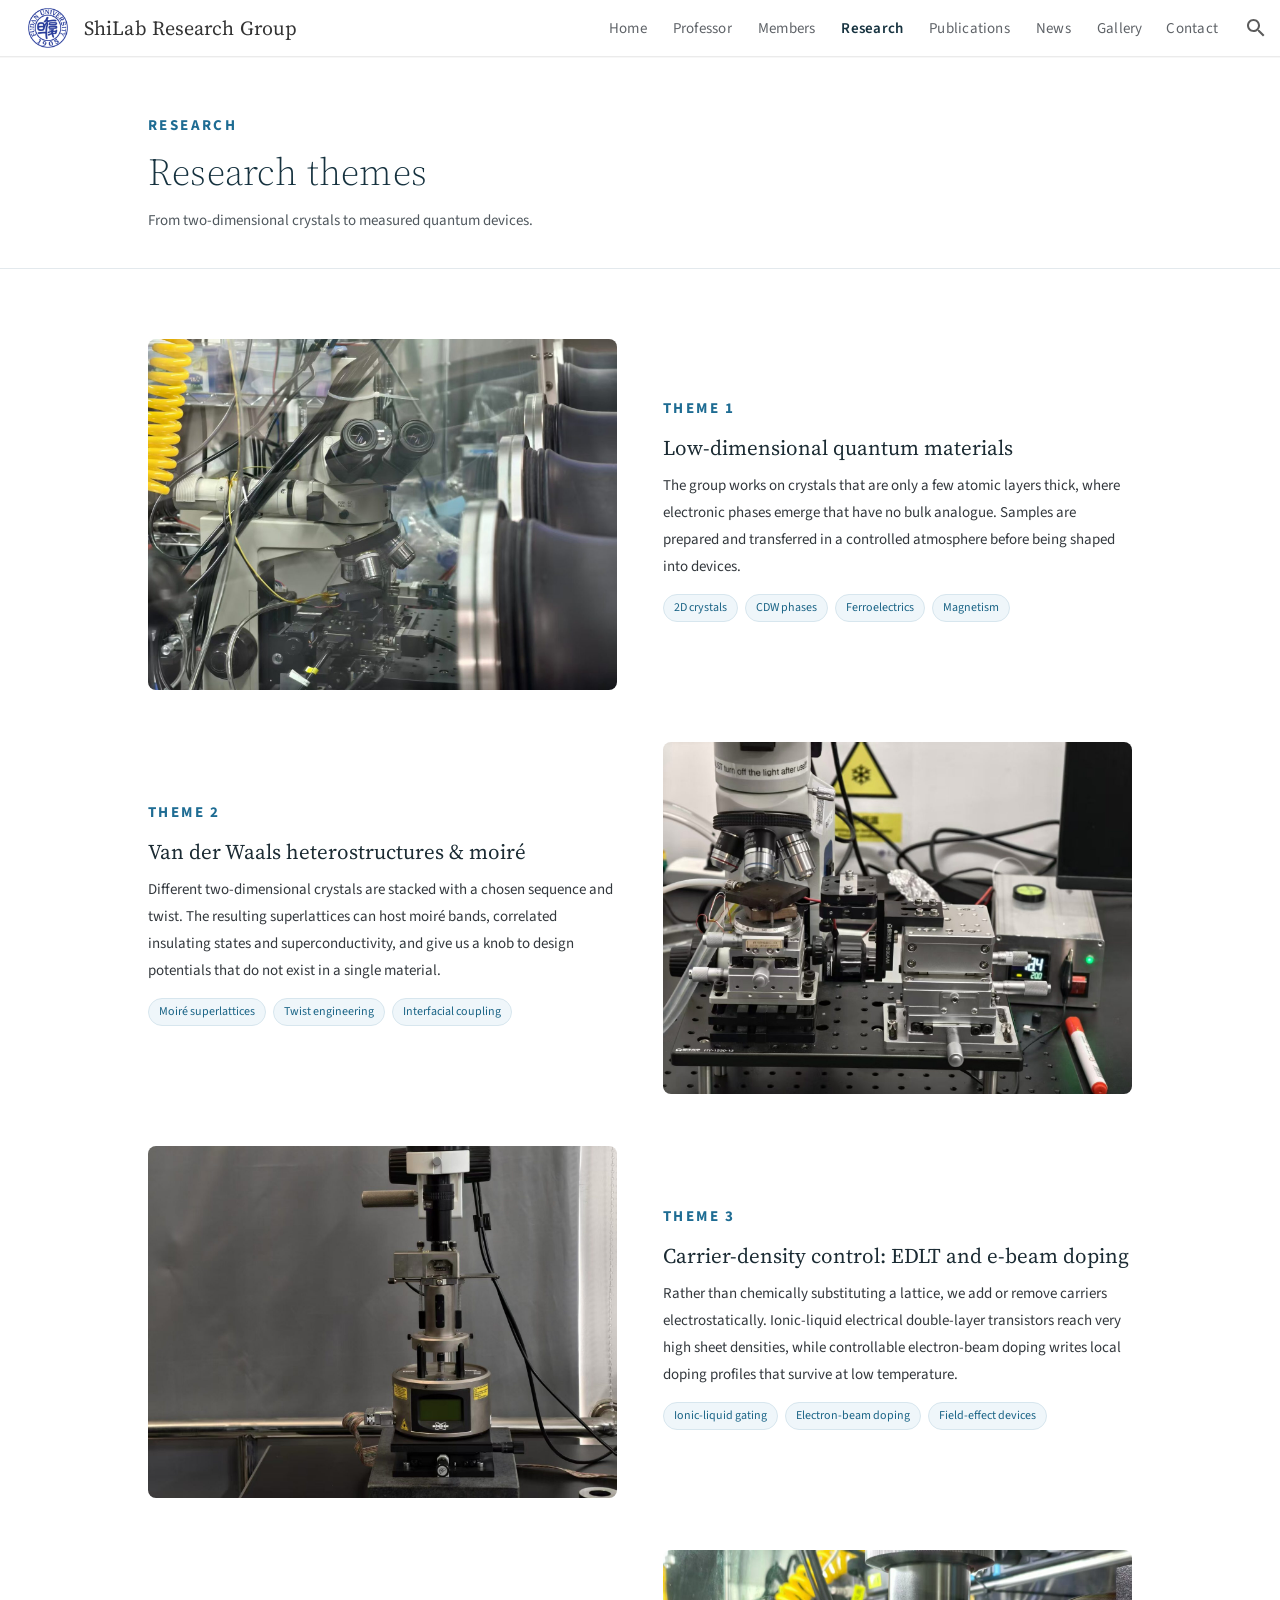
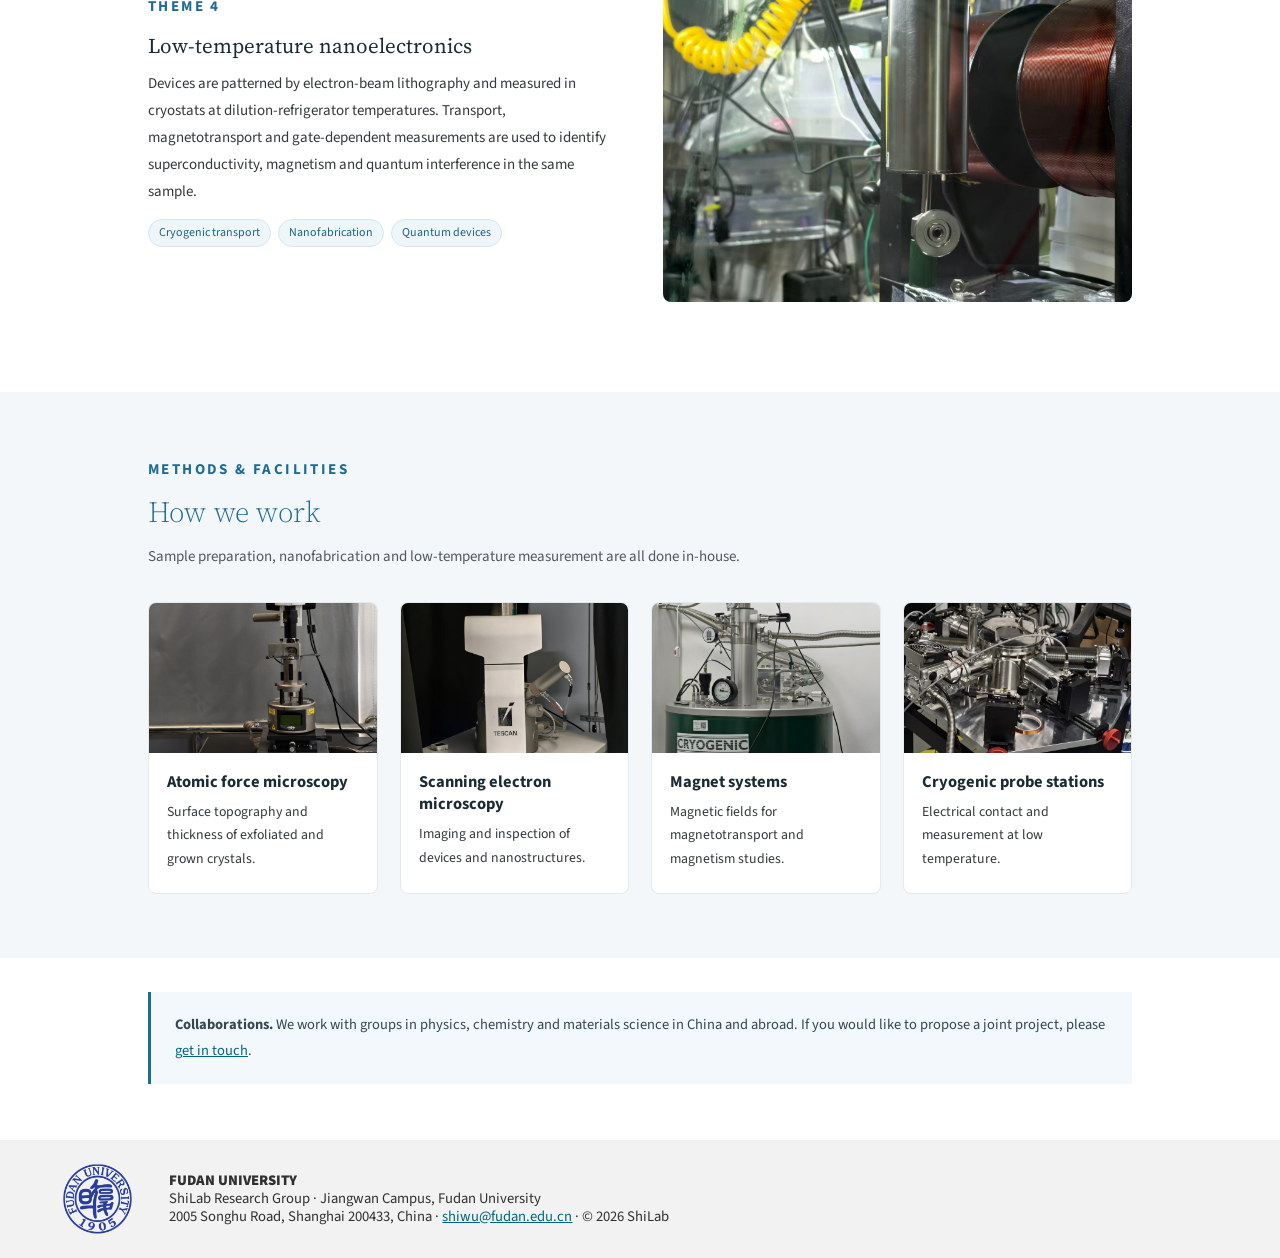
<file: Research.htm>
<!DOCTYPE html><html lang="en"><head><meta charset="utf-8"><meta name="viewport" content="width=device-width, initial-scale=1"><meta name="description" content="Research themes of ShiLab: low-dimensional quantum materials, van der Waals heterostructures, ionic-liquid and e-beam doping, cryogenic nanoelectronics."><meta property="og:title" content="Research · ShiLab Research Group"><meta property="og:type" content="website"><meta property="og:description" content="Research themes of ShiLab: low-dimensional quantum materials, van der Waals heterostructures, ionic-liquid and e-beam doping, cryogenic nanoelectronics."><title>Research · ShiLab Research Group</title><link rel="icon" type="image/png" href="images/shilab/logo.png"><link rel="preload" href="fonts/SourceSans3-Regular.woff2" as="font" type="font/woff2" crossorigin><link rel="preload" href="fonts/SourceSerif4-Regular.woff2" as="font" type="font/woff2" crossorigin><link rel="stylesheet" href="css/fonts.css"><link rel="stylesheet" href="css/google-sites.css"><link rel="stylesheet" href="css/theme.css"><link rel="stylesheet" href="css/site.css"><link rel="stylesheet" href="css/shilab.css"><link rel="stylesheet" href="css/typography.css"><meta name="theme-color" content="#1e6c93"></head><body dir="ltr" class="EIlDfe mtg-static" itemscope="" itemtype="http://schema.org/WebPage" id="yDmH0d" data-page="research"><div jscontroller="pc62j" jsmodel="iTeaXe" jsaction="rcuQ6b:WYd;GvneHb:og1FDd;vbaUQc:uAM5ec;"><div jscontroller="X4BaPc" jsaction="rcuQ6b:WYd;o6xM5b:Pg9eo;HuL2Hd:mHeCvf;VMhF5:FFYy5e;sk3Qmb:HI1Mdd;JIbuQc:rSzFEd(z2EeY),aSaF6e(ilzYPe);"><div jscontroller="o1L5Wb" data-sitename="shilab" data-search-scope="1" data-universe="1" jsmodel="fNFZH" jsaction="Pe9H6d:cZFEp;O0t7nc:cC5KLb;WyADff:AQk9Jb;WMZaJ:VsGN3;hJluRd:UADL7b;zuqEgd:HI9w0;tr6QDd:Y8aXB;MxH79b:xDkBfb;JIbuQc:SPXMTb(uxAMZ),LjG1Ed(a6mxbb);BNPLhd:TbIyBd;fGqJod:Tb1xee;" jsname="G0jgYd"><div jsname="gYwusb" class="p9b27"></div><div jscontroller="RrXLpc" jsname="XeeWQc" role="banner" jsaction="keydown:uiKYid(OH0EC);rcuQ6b:WYd;zuqEgd:ufqpf;JIbuQc:XfTnxb(lfEfFf),AlTiYc(GeGHKb),AlTiYc(m1xNUe),zZlNMe(pZn8Oc);YqO5N:ELcyfe;"><div jsname="bF1uUb" class="BuY5Fd" jsaction="click:xVuwSc;"></div><div jsname="MVsrn" class="TbNlJb"><div role="button" class="U26fgb mUbCce fKz7Od h3nfre M9Bg4d" jscontroller="VXdfxd" jsaction="click:cOuCgd; mousedown:UX7yZ; mouseup:lbsD7e; mouseenter:tfO1Yc; mouseleave:JywGue; focus:AHmuwe; blur:O22p3e; contextmenu:mg9Pef;touchstart:p6p2H; touchmove:FwuNnf; touchend:yfqBxc(preventDefault=true); touchcancel:JMtRjd;" jsshadow="" jsname="GeGHKb" aria-label="Back to site" aria-disabled="false" tabindex="0" data-tooltip="Back to site" data-tooltip-vertical-offset="-12" data-tooltip-horizontal-offset="0"><div class="VTBa7b MbhUzd" jsname="ksKsZd"></div><span jsslot="" class="xjKiLb"><span class="Ce1Y1c" style="top: -12px"><svg class="V4YR2c" viewBox="0 0 24 24" focusable="false"><path d="M0 0h24v24H0z" fill="none"></path><path d="M20 11H7.83l5.59-5.59L12 4l-8 8 8 8 1.41-1.41L7.83 13H20v-2z"></path></svg></span></span></div><div class="E2UJ5" jsname="M6JdT" style="margin-left: 360px; width: 720px;"><div class="rFrNMe b7AJhc zKHdkd" jscontroller="pxq3x" jsaction="clickonly:KjsqPd; focus:Jt1EX; blur:fpfTEe; input:Lg5SV" jsshadow="" jsname="OH0EC" aria-expanded="true"><div class="aCsJod oJeWuf"><div class="aXBtI I0VJ4d Wic03c"><span jsslot="" class="A37UZe qgcB3c iHd5yb"><div role="button" class="U26fgb mUbCce fKz7Od i3PoXe M9Bg4d" jscontroller="VXdfxd" jsaction="click:cOuCgd; mousedown:UX7yZ; mouseup:lbsD7e; mouseenter:tfO1Yc; mouseleave:JywGue; focus:AHmuwe; blur:O22p3e; contextmenu:mg9Pef;touchstart:p6p2H; touchmove:FwuNnf; touchend:yfqBxc(preventDefault=true); touchcancel:JMtRjd;" jsshadow="" jsname="lfEfFf" aria-label="Search" aria-disabled="false" tabindex="0" data-tooltip="Search" data-tooltip-vertical-offset="-12" data-tooltip-horizontal-offset="0"><div class="VTBa7b MbhUzd" jsname="ksKsZd"></div><span jsslot="" class="xjKiLb"><span class="Ce1Y1c" style="top: -12px"><svg class="vu8Pwe" viewBox="0 0 24 24" focusable="false"><path d="M15.5 14h-.79l-.28-.27C15.41 12.59 16 11.11 16 9.5 16 5.91 13.09 3 9.5 3S3 5.91 3 9.5 5.91 16 9.5 16c1.61 0 3.09-.59 4.23-1.57l.27.28v.79l5 4.99L20.49 19l-4.99-5zm-6 0C7.01 14 5 11.99 5 9.5S7.01 5 9.5 5 14 7.01 14 9.5 11.99 14 9.5 14z"></path><path d="M0 0h24v24H0z" fill="none"></path></svg></span></span></div><div class="EmVfjc SKShhf" data-loadingmessage="Loading…" jscontroller="qAKInc" jsaction="animationend:kWijWc;dyRcpb:dyRcpb" jsname="aZ2wEe"><div class="Cg7hO" aria-live="assertive" jsname="vyyg5"></div><div jsname="Hxlbvc" class="xu46lf"><div class="ir3uv uWlRce co39ub"><div class="xq3j6 ERcjC"><div class="X6jHbb GOJTSe"></div></div><div class="HBnAAc"><div class="X6jHbb GOJTSe"></div></div><div class="xq3j6 dj3yTd"><div class="X6jHbb GOJTSe"></div></div></div><div class="ir3uv GFoASc Cn087"><div class="xq3j6 ERcjC"><div class="X6jHbb GOJTSe"></div></div><div class="HBnAAc"><div class="X6jHbb GOJTSe"></div></div><div class="xq3j6 dj3yTd"><div class="X6jHbb GOJTSe"></div></div></div><div class="ir3uv WpeOqd hfsr6b"><div class="xq3j6 ERcjC"><div class="X6jHbb GOJTSe"></div></div><div class="HBnAAc"><div class="X6jHbb GOJTSe"></div></div><div class="xq3j6 dj3yTd"><div class="X6jHbb GOJTSe"></div></div></div><div class="ir3uv rHV3jf EjXFBf"><div class="xq3j6 ERcjC"><div class="X6jHbb GOJTSe"></div></div><div class="HBnAAc"><div class="X6jHbb GOJTSe"></div></div><div class="xq3j6 dj3yTd"><div class="X6jHbb GOJTSe"></div></div></div></div></div><div role="button" class="U26fgb mUbCce fKz7Od JyJRXe M9Bg4d" jscontroller="VXdfxd" jsaction="click:cOuCgd; mousedown:UX7yZ; mouseup:lbsD7e; mouseenter:tfO1Yc; mouseleave:JywGue; focus:AHmuwe; blur:O22p3e; contextmenu:mg9Pef;touchstart:p6p2H; touchmove:FwuNnf; touchend:yfqBxc(preventDefault=true); touchcancel:JMtRjd;" jsshadow="" jsname="m1xNUe" aria-label="Back to site" aria-disabled="false" tabindex="0" data-tooltip="Back to site" data-tooltip-vertical-offset="-12" data-tooltip-horizontal-offset="0"><div class="VTBa7b MbhUzd" jsname="ksKsZd"></div><span jsslot="" class="xjKiLb"><span class="Ce1Y1c" style="top: -12px"><svg class="V4YR2c" viewBox="0 0 24 24" focusable="false"><path d="M0 0h24v24H0z" fill="none"></path><path d="M20 11H7.83l5.59-5.59L12 4l-8 8 8 8 1.41-1.41L7.83 13H20v-2z"></path></svg></span></span></div></span><div class="Xb9hP"><input type="search" class="whsOnd zHQkBf" jsname="YPqjbf" autocomplete="off" tabindex="0" aria-label="Search this site" value="" aria-disabled="false" autofocus="" role="combobox" data-initial-value=""><div jsname="LwH6nd" class="ndJi5d snByac" aria-hidden="true">Search this site</div></div><span jsslot="" class="A37UZe sxyYjd MQL3Ob"><div role="button" class="U26fgb mUbCce fKz7Od Kk06A M9Bg4d" jscontroller="VXdfxd" jsaction="click:cOuCgd; mousedown:UX7yZ; mouseup:lbsD7e; mouseenter:tfO1Yc; mouseleave:JywGue; focus:AHmuwe; blur:O22p3e; contextmenu:mg9Pef;touchstart:p6p2H; touchmove:FwuNnf; touchend:yfqBxc(preventDefault=true); touchcancel:JMtRjd;" jsshadow="" jsname="pZn8Oc" aria-label="Clear search" aria-disabled="false" tabindex="0" data-tooltip="Clear search" data-tooltip-vertical-offset="-12" data-tooltip-horizontal-offset="0" style="display: none;"><div class="VTBa7b MbhUzd" jsname="ksKsZd"></div><span jsslot="" class="xjKiLb"><span class="Ce1Y1c" style="top: -12px"><svg class="fAUEUd" viewBox="0 0 24 24" focusable="false"><path d="M19 6.41L17.59 5 12 10.59 6.41 5 5 6.41 10.59 12 5 17.59 6.41 19 12 13.41 17.59 19 19 17.59 13.41 12z"></path><path d="M0 0h24v24H0z" fill="none"></path></svg></span></span></div></span><div class="i9lrp mIZh1c"></div><div jsname="XmnwAc" class="OabDMe cXrdqd"></div></div></div><div class="LXRPh"><div jsname="ty6ygf" class="ovnfwe Is7Fhb"></div></div></div><div class="InHK7" jsname="aN0umc"><div class="GG9xTc" jsaction="click:wTqBkf;" jsname="e7EaC" tabindex="0" aria-label="Embedded Files"><svg class="vu8Pwe KYLCw" viewBox="0 0 24 24" focusable="false"><path d="M15.5 14h-.79l-.28-.27C15.41 12.59 16 11.11 16 9.5 16 5.91 13.09 3 9.5 3S3 5.91 3 9.5 5.91 16 9.5 16c1.61 0 3.09-.59 4.23-1.57l.27.28v.79l5 4.99L20.49 19l-4.99-5zm-6 0C7.01 14 5 11.99 5 9.5S7.01 5 9.5 5 14 7.01 14 9.5 11.99 14 9.5 14z"></path><path d="M0 0h24v24H0z" fill="none"></path></svg><span class="HCIIgf">Embedded Files</span></div></div></div></div></div></div><div jsname="tiN4bf"><div class="bKy5e"><div class="rrJNTc" tabindex="-1"><div class="VfPpkd-dgl2Hf-ppHlrf-sM5MNb" data-is-touch-wrapper="true"><button class="VfPpkd-LgbsSe VfPpkd-LgbsSe-OWXEXe-dgl2Hf LjDxcd XhPA0b LQeN7 WsSUlf jz7fPb" jscontroller="soHxf" jsaction="click:cOuCgd; mousedown:UX7yZ; mouseup:lbsD7e; mouseenter:tfO1Yc; mouseleave:JywGue; touchstart:p6p2H; touchmove:FwuNnf; touchend:yfqBxc; touchcancel:JMtRjd; focus:AHmuwe; blur:O22p3e; contextmenu:mg9Pef;mlnRJb:fLiPzd;" data-idom-class="LjDxcd XhPA0b LQeN7 WsSUlf jz7fPb" jsname="z2EeY" tabindex="0"><div class="VfPpkd-Jh9lGc"></div><div class="VfPpkd-J1Ukfc-LhBDec"></div><div class="VfPpkd-RLmnJb"></div><span jsname="V67aGc" class="VfPpkd-vQzf8d">Skip to main content</span></button></div><div class="VfPpkd-dgl2Hf-ppHlrf-sM5MNb" data-is-touch-wrapper="true"><button class="VfPpkd-LgbsSe VfPpkd-LgbsSe-OWXEXe-dgl2Hf LjDxcd XhPA0b LQeN7 WsSUlf br90J" jscontroller="soHxf" jsaction="click:cOuCgd; mousedown:UX7yZ; mouseup:lbsD7e; mouseenter:tfO1Yc; mouseleave:JywGue; touchstart:p6p2H; touchmove:FwuNnf; touchend:yfqBxc; touchcancel:JMtRjd; focus:AHmuwe; blur:O22p3e; contextmenu:mg9Pef;mlnRJb:fLiPzd;" data-idom-class="LjDxcd XhPA0b LQeN7 WsSUlf br90J" jsname="ilzYPe" tabindex="0"><div class="VfPpkd-Jh9lGc"></div><div class="VfPpkd-J1Ukfc-LhBDec"></div><div class="VfPpkd-RLmnJb"></div><span jsname="V67aGc" class="VfPpkd-vQzf8d">Skip to navigation</span></button></div></div></div><div class="M63kCb N63NQ"></div><div class="QZ3zWd"><div class="fktJzd AKpWA yMcSQd Ly6Unf G9Qloe XeSM4 XxIgdb fOU46b" jsname="UzWXSb" data-uses-custom-theme="false" data-legacy-theme-name="QualityBasics" data-legacy-theme-font-kit="Light" data-legacy-theme-color-kit="Blue" jscontroller="Md9ENb" jsaction="gsiSmd:Ffcznf;yj5fUd:cpPetb;HNXL3:q0Vyke;e2SXKd:IPDu5e;BdXpgd:nhk7K;rcuQ6b:WYd;"><header id="atIdViewHeader"><div style="position:fixed; width: 100%; z-index: 100;"><div id="docs-banner-container"><div id="docs-banners"><div id="HB1eCd-mzNpsf-r8s4j-ORHb"></div><div id="HB1eCd-TZk80d-r8s4j-ORHb" aria-live="assertive" aria-atomic="true"></div><div id="HB1eCd-Vkfede-rJCtOc-b3rLgd-ORHb" aria-live="assertive" aria-atomic="true"></div></div><div class="HB1eCd-Vkfede-NBtyUd-PvRhvb-LwH6nd"></div></div></div><div class="BbxBP usN8rf K5Zlne" jsname="WA9qLc" jscontroller="RQOkef" jsaction="rcuQ6b:JdcaS;MxH79b:JdcaS;VbOlFf:ywL4Jf;FaOgy:ywL4Jf; keydown:Hq2uPe; wheel:Ut4Ahc;" data-top-navigation="true" data-is-preview="false"><div class="DXsoRd YTv4We Mz8gvb YSH9J" role="button" tabindex="0" jsaction="click:LUvzV" jsname="z4Tpl" id="s9iPrd" aria-haspopup="true" aria-controls="yuynLe" aria-expanded="false" title="Show sidebar"><svg class="wFCWne" viewBox="0 0 24 24" stroke="currentColor" jsname="B1n9ub" focusable="false"><g transform="translate(12,12)"><path class="hlJH0" d="M-9 -5 L9 -5" fill="none" stroke-width="2"></path><path class="HBu6N" d="M-9 0 L9 0" fill="none" stroke-width="2"></path><path class="cLAGQe" d="M-9 5 L9 5" fill="none" stroke-width="2"></path></g></svg></div><nav class="JzO0Vc" jsname="ihoMLd" role="navigation" tabindex="-1" id="yuynLe" jsaction="transitionend:UD2r5" style="display: none;"><a class="XMyrgf" href="Home.htm"><img src="images/shilab/logo.png" class="r9CsCb" role="img" aria-label="ShiLab Research Group"></a><a class="Zjiec oNsfjf" href="Home.htm"><span>ShiLab Research Group</span></a><ul class="jYxBte Fpy8Db" tabindex="-1"><li jsname="ibnC6b" data-nav-level="1"><div class="PsKE7e r8s4j-R6PoUb IKA38e baH5ib oNsfjf"><div class="I35ICb" jsaction="keydown:mPuKz(QwLHlb); click:vHQTA(QwLHlb);"><a class="aJHbb dk90Ob hDrhEe HlqNPb" jsname="QwLHlb" role="link" tabindex="0" data-navtype="1" href="Home.htm" data-url="/home" data-type="1" data-level="1">Home</a></div></div></li><li jsname="ibnC6b" data-nav-level="1"><div class="PsKE7e r8s4j-R6PoUb IKA38e baH5ib oNsfjf"><div class="I35ICb" jsaction="keydown:mPuKz(QwLHlb); click:vHQTA(QwLHlb);"><a class="aJHbb dk90Ob hDrhEe HlqNPb" jsname="QwLHlb" role="link" tabindex="0" data-navtype="1" href="Professor.htm" data-url="/professor" data-type="1" data-level="1">Professor</a></div></div></li><li jsname="ibnC6b" data-nav-level="1"><div class="PsKE7e r8s4j-R6PoUb IKA38e baH5ib oNsfjf"><div class="I35ICb" jsaction="keydown:mPuKz(QwLHlb); click:vHQTA(QwLHlb);"><a class="aJHbb dk90Ob hDrhEe HlqNPb" jsname="QwLHlb" role="link" tabindex="0" data-navtype="1" href="Members.htm" data-url="/members" data-type="1" data-level="1">Members</a></div></div></li><li jsname="ibnC6b" data-nav-level="1" class="mtg-section-active"><div class="PsKE7e r8s4j-R6PoUb IKA38e baH5ib oNsfjf lhZOrc" aria-current="true"><div class="I35ICb" jsaction="keydown:mPuKz(QwLHlb); click:vHQTA(QwLHlb);"><a class="aJHbb dk90Ob hDrhEe HlqNPb mtg-current" jsname="QwLHlb" role="link" tabindex="0" data-navtype="1" aria-selected="true" href="Research.htm" data-url="/research" data-type="1" data-level="1" aria-current="page">Research</a></div></div></li><li jsname="ibnC6b" data-nav-level="1"><div class="PsKE7e r8s4j-R6PoUb IKA38e baH5ib oNsfjf"><div class="I35ICb" jsaction="keydown:mPuKz(QwLHlb); click:vHQTA(QwLHlb);"><a class="aJHbb dk90Ob hDrhEe HlqNPb" jsname="QwLHlb" role="link" tabindex="0" data-navtype="1" href="Publications.htm" data-url="/publications" data-type="1" data-level="1">Publications</a></div></div></li><li jsname="ibnC6b" data-nav-level="1"><div class="PsKE7e r8s4j-R6PoUb IKA38e baH5ib oNsfjf"><div class="I35ICb" jsaction="keydown:mPuKz(QwLHlb); click:vHQTA(QwLHlb);"><a class="aJHbb dk90Ob hDrhEe HlqNPb" jsname="QwLHlb" role="link" tabindex="0" data-navtype="1" href="News.htm" data-url="/news" data-type="1" data-level="1">News</a></div></div></li><li jsname="ibnC6b" data-nav-level="1"><div class="PsKE7e r8s4j-R6PoUb IKA38e baH5ib oNsfjf"><div class="I35ICb" jsaction="keydown:mPuKz(QwLHlb); click:vHQTA(QwLHlb);"><a class="aJHbb dk90Ob hDrhEe HlqNPb" jsname="QwLHlb" role="link" tabindex="0" data-navtype="1" href="Gallery.htm" data-url="/gallery" data-type="1" data-level="1">Gallery</a></div></div></li><li jsname="ibnC6b" data-nav-level="1"><div class="PsKE7e r8s4j-R6PoUb IKA38e baH5ib oNsfjf"><div class="I35ICb" jsaction="keydown:mPuKz(QwLHlb); click:vHQTA(QwLHlb);"><a class="aJHbb dk90Ob hDrhEe HlqNPb" jsname="QwLHlb" role="link" tabindex="0" data-navtype="1" href="Contact.htm" data-url="/contact" data-type="1" data-level="1">Contact</a></div></div></li></ul></nav><div class="VLoccc K5Zlne QDWEj U8eYrb" jsname="rtFGi" aria-hidden="false"><div class="Pvc6xe"><div jsname="I8J07e" class="TlfmSc YSH9J"><a class="GAuSPc" jsname="jIujaf" href="Home.htm" aria-hidden="false" tabindex="0"><img src="images/shilab/logo.png" class="lzy1Td" role="img" aria-label="ShiLab Research Group" jsname="SwcDWb"><span class="QTKDff p46B7e">ShiLab Research Group</span></a></div><nav class="plFg0c" jscontroller="HXO1uc" jsaction="rcuQ6b:rcuQ6b;MxH79b:CfS0pe;" id="WDxLfe" data-is-preview="false" style="visibility: visible;" role="navigation" tabindex="-1"><ul jsname="waIgnc" class="K1Ci7d oXBWEc jYxBte"><li jsname="ibnC6b" data-nav-level="1" class="VsJjtf"><div class="PsKE7e qV4dIc Qrrb5 YSH9J"><div class="I35ICb" jsaction="click:vHQTA(QwLHlb); keydown:mPuKz(QwLHlb);"><a class="aJHbb dk90Ob jgXgSe HlqNPb" jsname="QwLHlb" role="link" tabindex="0" data-navtype="1" href="Home.htm" data-url="/home" data-type="1" data-level="1">Home</a></div></div><div class="rgLkl"></div></li><li jsname="ibnC6b" data-nav-level="1" class="VsJjtf"><div class="PsKE7e qV4dIc Qrrb5 YSH9J"><div class="I35ICb" jsaction="click:vHQTA(QwLHlb); keydown:mPuKz(QwLHlb);"><a class="aJHbb dk90Ob jgXgSe HlqNPb" jsname="QwLHlb" role="link" tabindex="0" data-navtype="1" href="Professor.htm" data-url="/professor" data-type="1" data-level="1">Professor</a></div></div><div class="rgLkl"></div></li><li jsname="ibnC6b" data-nav-level="1" class="VsJjtf"><div class="PsKE7e qV4dIc Qrrb5 YSH9J"><div class="I35ICb" jsaction="click:vHQTA(QwLHlb); keydown:mPuKz(QwLHlb);"><a class="aJHbb dk90Ob jgXgSe HlqNPb" jsname="QwLHlb" role="link" tabindex="0" data-navtype="1" href="Members.htm" data-url="/members" data-type="1" data-level="1">Members</a></div></div><div class="rgLkl"></div></li><li jsname="ibnC6b" data-nav-level="1" class="VsJjtf mtg-section-active"><div class="PsKE7e qV4dIc Qrrb5 YSH9J M9vuGd" aria-current="true"><div class="I35ICb" jsaction="click:vHQTA(QwLHlb); keydown:mPuKz(QwLHlb);"><a class="aJHbb dk90Ob jgXgSe HlqNPb mtg-current" jsname="QwLHlb" role="link" tabindex="0" data-navtype="1" aria-selected="true" href="Research.htm" data-url="/research" data-type="1" data-level="1" aria-current="page">Research</a></div></div><div class="rgLkl"></div></li><li jsname="ibnC6b" data-nav-level="1" class="VsJjtf"><div class="PsKE7e qV4dIc Qrrb5 YSH9J"><div class="I35ICb" jsaction="click:vHQTA(QwLHlb); keydown:mPuKz(QwLHlb);"><a class="aJHbb dk90Ob jgXgSe HlqNPb" jsname="QwLHlb" role="link" tabindex="0" data-navtype="1" href="Publications.htm" data-url="/publications" data-type="1" data-level="1">Publications</a></div></div><div class="rgLkl"></div></li><li jsname="ibnC6b" data-nav-level="1" class="VsJjtf"><div class="PsKE7e qV4dIc Qrrb5 YSH9J"><div class="I35ICb" jsaction="click:vHQTA(QwLHlb); keydown:mPuKz(QwLHlb);"><a class="aJHbb dk90Ob jgXgSe HlqNPb" jsname="QwLHlb" role="link" tabindex="0" data-navtype="1" href="News.htm" data-url="/news" data-type="1" data-level="1">News</a></div></div><div class="rgLkl"></div></li><li jsname="ibnC6b" data-nav-level="1" class="VsJjtf"><div class="PsKE7e qV4dIc Qrrb5 YSH9J"><div class="I35ICb" jsaction="click:vHQTA(QwLHlb); keydown:mPuKz(QwLHlb);"><a class="aJHbb dk90Ob jgXgSe HlqNPb" jsname="QwLHlb" role="link" tabindex="0" data-navtype="1" href="Gallery.htm" data-url="/gallery" data-type="1" data-level="1">Gallery</a></div></div><div class="rgLkl"></div></li><li jsname="ibnC6b" data-nav-level="1" class="VsJjtf"><div class="PsKE7e qV4dIc Qrrb5 YSH9J"><div class="I35ICb" jsaction="click:vHQTA(QwLHlb); keydown:mPuKz(QwLHlb);"><a class="aJHbb dk90Ob jgXgSe HlqNPb" jsname="QwLHlb" role="link" tabindex="0" data-navtype="1" href="Contact.htm" data-url="/contact" data-type="1" data-level="1">Contact</a></div></div><div class="rgLkl"></div></li></ul></nav><div jscontroller="gK4msf" class="RBEWZc" jsname="h04Zod" jsaction="rcuQ6b:WYd;JIbuQc:AT95Ub;VbOlFf:HgE5D;FaOgy:HgE5D;MxH79b:JdcaS;" data-side-navigation="false"><div role="button" class="U26fgb mUbCce fKz7Od iWs3gf Wdnjke M9Bg4d" jscontroller="VXdfxd" jsaction="click:cOuCgd; mousedown:UX7yZ; mouseup:lbsD7e; mouseenter:tfO1Yc; mouseleave:JywGue; focus:AHmuwe; blur:O22p3e; contextmenu:mg9Pef;touchstart:p6p2H; touchmove:FwuNnf; touchend:yfqBxc(preventDefault=true); touchcancel:JMtRjd;" jsshadow="" jsname="R9oOZd" aria-label="Open search bar" aria-disabled="false" tabindex="0" data-tooltip="Open search bar" aria-expanded="false" data-tooltip-vertical-offset="-12" data-tooltip-horizontal-offset="0"><div class="VTBa7b MbhUzd" jsname="ksKsZd"></div><span jsslot="" class="xjKiLb"><span class="Ce1Y1c" style="top: -12px"><svg class="vu8Pwe tCHXDc YSH9J" viewBox="0 0 24 24" focusable="false"><path d="M15.5 14h-.79l-.28-.27C15.41 12.59 16 11.11 16 9.5 16 5.91 13.09 3 9.5 3S3 5.91 3 9.5 5.91 16 9.5 16c1.61 0 3.09-.59 4.23-1.57l.27.28v.79l5 4.99L20.49 19l-4.99-5zm-6 0C7.01 14 5 11.99 5 9.5S7.01 5 9.5 5 14 7.01 14 9.5 11.99 14 9.5 14z"></path><path d="M0 0h24v24H0z" fill="none"></path></svg></span></span></div></div></div><div jsname="mADGA" class="zDUgLc"></div></div><div class="TxnWlb" jsname="BDdyze" jsaction="click:LUvzV"></div></div></header><div jsname="ZBtY8b" tabindex="-1" class="UtePc RCETm SwuGbc" dir="ltr" aria-hidden="false"><header class="sl-pagehead">
  <p class="sl-kicker">Research</p>
  <h1 class="sl-h1 sl-h1--page">Research themes</h1>
  <p class="sl-lead">From two-dimensional crystals to measured quantum devices.</p>
</header>
<section class="sl-section sl-section--flush"><div class="sl-wrap"><article class="sl-theme" id="theme-materials">
  <figure class="sl-theme-figure"><img src="images/shilab/lab/transfer1.jpg" alt="Low-dimensional quantum materials" loading="lazy" data-mtg-lightbox="true" data-caption="Low-dimensional quantum materials"></figure>
  <div class="sl-theme-body">
    <p class="sl-kicker">Theme 1</p>
    <h2 class="sl-h3">Low-dimensional quantum materials</h2>
    <p>The group works on crystals that are only a few atomic layers thick, where electronic phases emerge that have no bulk analogue. Samples are prepared and transferred in a controlled atmosphere before being shaped into devices.</p>
    <p class="sl-chips"><span class="sl-chip">2D crystals</span><span class="sl-chip">CDW phases</span><span class="sl-chip">Ferroelectrics</span><span class="sl-chip">Magnetism</span></p>
  </div>
</article><article class="sl-theme sl-theme--reverse" id="theme-hetero">
  <figure class="sl-theme-figure"><img src="images/shilab/lab/transfer2.jpg" alt="Van der Waals heterostructures and moiré" loading="lazy" data-mtg-lightbox="true" data-caption="Van der Waals heterostructures and moiré"></figure>
  <div class="sl-theme-body">
    <p class="sl-kicker">Theme 2</p>
    <h2 class="sl-h3">Van der Waals heterostructures &amp; moiré</h2>
    <p>Different two-dimensional crystals are stacked with a chosen sequence and twist. The resulting superlattices can host moiré bands, correlated insulating states and superconductivity, and give us a knob to design potentials that do not exist in a single material.</p>
    <p class="sl-chips"><span class="sl-chip">Moiré superlattices</span><span class="sl-chip">Twist engineering</span><span class="sl-chip">Interfacial coupling</span></p>
  </div>
</article><article class="sl-theme" id="theme-doping">
  <figure class="sl-theme-figure"><img src="images/shilab/lab/afm.jpg" alt="Carrier-density control: EDLT and e-beam doping" loading="lazy" data-mtg-lightbox="true" data-caption="Carrier-density control: EDLT and e-beam doping"></figure>
  <div class="sl-theme-body">
    <p class="sl-kicker">Theme 3</p>
    <h2 class="sl-h3">Carrier-density control: EDLT and e-beam doping</h2>
    <p>Rather than chemically substituting a lattice, we add or remove carriers electrostatically. Ionic-liquid electrical double-layer transistors reach very high sheet densities, while controllable electron-beam doping writes local doping profiles that survive at low temperature.</p>
    <p class="sl-chips"><span class="sl-chip">Ionic-liquid gating</span><span class="sl-chip">Electron-beam doping</span><span class="sl-chip">Field-effect devices</span></p>
  </div>
</article><article class="sl-theme sl-theme--reverse" id="theme-devices">
  <figure class="sl-theme-figure"><img src="images/shilab/lab/cooling.jpg" alt="Low-temperature nanoelectronics" loading="lazy" data-mtg-lightbox="true" data-caption="Low-temperature nanoelectronics"></figure>
  <div class="sl-theme-body">
    <p class="sl-kicker">Theme 4</p>
    <h2 class="sl-h3">Low-temperature nanoelectronics</h2>
    <p>Devices are patterned by electron-beam lithography and measured in cryostats at dilution-refrigerator temperatures. Transport, magnetotransport and gate-dependent measurements are used to identify superconductivity, magnetism and quantum interference in the same sample.</p>
    <p class="sl-chips"><span class="sl-chip">Cryogenic transport</span><span class="sl-chip">Nanofabrication</span><span class="sl-chip">Quantum devices</span></p>
  </div>
</article></div></section>
<section class="sl-section sl-section--tint"><div class="sl-wrap"><div class="sl-section-head"><p class="sl-kicker">Methods &amp; facilities</p><h2 class="sl-h2">How we work</h2>
<p class="sl-lead">Sample preparation, nanofabrication and low-temperature measurement are all done in-house.</p></div>
<div class="sl-grid sl-grid--4"><article class="sl-card sl-card--flat">
  <img src="images/shilab/lab/afm.jpg" alt="Atomic force microscopy" loading="lazy" data-mtg-lightbox="true" data-caption="Atomic force microscopy">
  <div class="sl-card-body"><h3 class="sl-card-title">Atomic force microscopy</h3><p>Surface topography and thickness of exfoliated and grown crystals.</p></div>
</article><article class="sl-card sl-card--flat">
  <img src="images/shilab/lab/sem.jpg" alt="Scanning electron microscopy" loading="lazy" data-mtg-lightbox="true" data-caption="Scanning electron microscopy">
  <div class="sl-card-body"><h3 class="sl-card-title">Scanning electron microscopy</h3><p>Imaging and inspection of devices and nanostructures.</p></div>
</article><article class="sl-card sl-card--flat">
  <img src="images/shilab/lab/magnet.jpg" alt="Magnet systems" loading="lazy" data-mtg-lightbox="true" data-caption="Magnet systems">
  <div class="sl-card-body"><h3 class="sl-card-title">Magnet systems</h3><p>Magnetic fields for magnetotransport and magnetism studies.</p></div>
</article><article class="sl-card sl-card--flat">
  <img src="images/shilab/lab/probe.jpg" alt="Cryogenic probe stations" loading="lazy" data-mtg-lightbox="true" data-caption="Cryogenic probe stations">
  <div class="sl-card-body"><h3 class="sl-card-title">Cryogenic probe stations</h3><p>Electrical contact and measurement at low temperature.</p></div>
</article></div></div></section>
<section class="sl-section sl-section--tight"><div class="sl-wrap"><div class="sl-note"><strong>Collaborations.</strong> We work with groups in physics, chemistry and materials science in China and abroad. If you would like to propose a joint project, please <a href="Contact.htm">get in touch</a>.</div></div></section>
</div><div class="Xpil1b xgQ6eb"></div><footer jsname="yePe5c" aria-hidden="false"><section id="h.2f6ca1c25fed57c9_31" class="yaqOZd qeLZfd"><div class="IFuOkc"></div><div class="mYVXT"><div class="LS81yb VICjCf j5pSsc db35Fc" tabindex="-1"><div class="hJDwNd-AhqUyc-R6PoUb Ft7HRd-AhqUyc-R6PoUb purZT-AhqUyc-R6PoUb ZcASvf-AhqUyc-R6PoUb pSzOP-AhqUyc-R6PoUb Ktthjf-AhqUyc-R6PoUb JNdkSc SQVYQc"><div class="JNdkSc-SmKAyb LkDMRd"><div class="" jscontroller="sGwD4d" jsaction="zXBUYb:zTPCnb;zQF9Uc:Qxe3nd;" jsname="F57UId"><div class="oKdM2c ZZyype Kzv0Me"><div id="h.1c4e5ea7b4d2f60b_4" class="hJDwNd-AhqUyc-R6PoUb Ft7HRd-AhqUyc-R6PoUb purZT-AhqUyc-R6PoUb ZcASvf-AhqUyc-R6PoUb pSzOP-AhqUyc-R6PoUb Ktthjf-AhqUyc-R6PoUb jXK9ad D2fZ2 zu5uec OjCsFc dmUFtb wHaque g5GTcb"><div class="jXK9ad-SmKAyb"><div class="tyJCtd baZpAe"><a href="https://www.fudan.edu.cn/" target="_blank" class="fqo2vd"><div class="t3iYD"><img src="images/shilab/logo.png" class="CENy8b" loading="lazy" decoding="async" alt="Fudan University"></div></a></div></div></div></div></div></div></div><div class="hJDwNd-AhqUyc-EehZO Ft7HRd-AhqUyc-EehZO purZT-AhqUyc-II5mzb ZcASvf-AhqUyc-II5mzb pSzOP-AhqUyc-qWD73c Ktthjf-AhqUyc-qWD73c JNdkSc SQVYQc"><div class="JNdkSc-SmKAyb LkDMRd"><div class="" jscontroller="sGwD4d" jsaction="zXBUYb:zTPCnb;zQF9Uc:Qxe3nd;" jsname="F57UId"><div class="oKdM2c ZZyype Kzv0Me"><div id="h.2f6ca1c25fed57c9_28" class="hJDwNd-AhqUyc-EehZO Ft7HRd-AhqUyc-EehZO jXK9ad D2fZ2 zu5uec OjCsFc dmUFtb wHaque g5GTcb"><div class="jXK9ad-SmKAyb"><div class="tyJCtd mGzaTb Depvyb baZpAe"><p dir="ltr" class="zfr3Q CDt4Ke " style="background-color: transparent; border-bottom: none; border-left: none; border-right: none; border-top: none; line-height: 1.2; margin-bottom: 0.0pt; margin-top: 0.0pt; padding-bottom: 0.0pt; padding-left: 0.0pt; padding-right: 0.0pt; padding-top: 0.0pt;"><span class="C9DxTc " style="color: #303030; font-family: Lato, Arial; font-weight: 900;">FUDAN UNIVERSITY</span><span class="C9DxTc " style="color: #303030;"><br></span><span class="C9DxTc " style="color: #303030;">ShiLab Research Group · Jiangwan Campus, Fudan University</span><span class="C9DxTc " style="color: #303030;"><br></span><span class="C9DxTc " style="color: #303030; font-variant: normal;">2005 Songhu Road, Shanghai 200433, China · <a href="mailto:shiwu@fudan.edu.cn" style="color:#006580;">shiwu@fudan.edu.cn</a> · © 2026 ShiLab</span></p></div></div></div></div></div></div></div><div class="hJDwNd-AhqUyc-R6PoUb Ft7HRd-AhqUyc-R6PoUb purZT-AhqUyc-R6PoUb ZcASvf-AhqUyc-R6PoUb pSzOP-AhqUyc-R6PoUb Ktthjf-AhqUyc-R6PoUb JNdkSc SQVYQc"><div class="JNdkSc-SmKAyb LkDMRd"><div class="" jscontroller="sGwD4d" jsaction="zXBUYb:zTPCnb;zQF9Uc:Qxe3nd;" jsname="F57UId"><div class="oKdM2c ZZyype Kzv0Me"><div id="h.52f1ed5118e5c9f0_0" class="hJDwNd-AhqUyc-R6PoUb Ft7HRd-AhqUyc-R6PoUb purZT-AhqUyc-R6PoUb ZcASvf-AhqUyc-R6PoUb pSzOP-AhqUyc-R6PoUb Ktthjf-AhqUyc-R6PoUb jXK9ad D2fZ2 zu5uec OjCsFc dmUFtb wHaque g5GTcb"><div class="jXK9ad-SmKAyb"><div class="tyJCtd baZpAe"><div class="t3iYD"></div></div></div></div></div></div></div></div></div></div></section></footer><div jscontroller="j1RDQb" jsaction="rcuQ6b:rcuQ6b;MxH79b:JdcaS;FaOgy:XuHpsb;" class="dZA9kd ynRLnc" data-last-updated-at-time="1781785635091" data-is-preview="false"><div role="button" class="U26fgb JRtysb WzwrXb I12f0b K2mXPb zXBiaf ynRLnc" jscontroller="iSvg6e" jsaction="click:cOuCgd; mousedown:UX7yZ; mouseup:lbsD7e; mouseenter:tfO1Yc; mouseleave:JywGue; focus:AHmuwe; blur:O22p3e; contextmenu:mg9Pef;touchstart:p6p2H; touchmove:FwuNnf; touchend:yfqBxc(preventDefault=true); touchcancel:JMtRjd;;keydown:I481le;" jsshadow="" jsname="Bg3gkf" aria-label="Site actions" aria-disabled="false" tabindex="0" aria-haspopup="true" aria-expanded="false" data-menu-corner="bottom-start" data-anchor-corner="top-start" id="ow11" __is_owner="true"><div class="NWlf3e MbhUzd" jsname="ksKsZd"></div><span jsslot="" class="MhXXcc oJeWuf"><span class="Lw7GHd snByac"><svg width="24" height="24" viewBox="0 0 24 24" focusable="false" class=" NMm5M"><path d="M11 17h2v-6h-2v6zm1-15C6.48 2 2 6.48 2 12s4.48 10 10 10 10-4.48 10-10S17.52 2 12 2zm0 18c-4.41 0-8-3.59-8-8s3.59-8 8-8 8 3.59 8 8-3.59 8-8 8zM11 9h2V7h-2v2z"></path></svg></span></span></div></div><div jscontroller="j1RDQb" jsaction="focusin:gBxDVb(srlkmf); focusout:zvXhGb(srlkmf); click:ro2KTd(psdQ5e);JIbuQc:DSypkd(Bg3gkf);MxH79b:JdcaS;rcuQ6b:rcuQ6b;" class="LqzjUe" data-last-updated-at-time="1781785635091" data-is-preview="false"><div jsname="psdQ5e" class="Q0cSn"></div><div jsname="bN97Pc" class="hBW7Hb"><div role="button" class="U26fgb mUbCce fKz7Od kpPxtd QMuaBc M9Bg4d" jscontroller="VXdfxd" jsaction="click:cOuCgd; mousedown:UX7yZ; mouseup:lbsD7e; mouseenter:tfO1Yc; mouseleave:JywGue; focus:AHmuwe; blur:O22p3e; contextmenu:mg9Pef;touchstart:p6p2H; touchmove:FwuNnf; touchend:yfqBxc(preventDefault=true); touchcancel:JMtRjd;" jsshadow="" jsname="Bg3gkf" aria-label="Site actions" aria-disabled="false" tabindex="-1" aria-hidden="true"><div class="VTBa7b MbhUzd" jsname="ksKsZd"></div><span jsslot="" class="xjKiLb"><span class="Ce1Y1c" style="top: -12px"><svg width="24" height="24" viewBox="0 0 24 24" focusable="false" class=" NMm5M"><path d="M11 17h2v-6h-2v6zm1-15C6.48 2 2 6.48 2 12s4.48 10 10 10 10-4.48 10-10S17.52 2 12 2zm0 18c-4.41 0-8-3.59-8-8s3.59-8 8-8 8 3.59 8 8-3.59 8-8 8zM11 9h2V7h-2v2z"></path></svg></span></span></div><div jsname="srlkmf" class="hUphyc"><div class="YkaBSd"><div class="iBkmkf"><span>Page updated</span> <span jsname="CFIm1b" class="dji00c" jsaction="AHmuwe:eGiyHb; mouseover:eGiyHb;" tabindex="0" role="contentinfo"></span></div></div><div class="YkaBSd" jsaction="click:Toy3n;"><div role="button" class="U26fgb kpPxtd J7BuEb" jsshadow="" jsname="V2zOu" aria-disabled="false" tabindex="0">Google Sites</div></div><div class="YkaBSd" jscontroller="HYv29e" jsaction="click:dQ6O0c;" data-abuse-reporting-widget-proto="%.@.null,&quot;https://sites.google.com/view/materials-theory-group/home&quot;]"><div role="button" class="U26fgb kpPxtd J7BuEb" jsshadow="" aria-label="Report abuse" aria-disabled="false" tabindex="0">Report abuse</div></div></div></div></div></div></div></div></div></div><div jscontroller="YV8yqd" jsaction="rcuQ6b:npT2md"></div><div id="docs-aria-speakable" role="region" aria-live="assertive" aria-atomic="true" aria-hidden="false" style="position: absolute; left: 0px; top: -1px; z-index: -2; opacity: 0; height: 1px; width: 1px; overflow: hidden;"></div><script src="js/search-index.js"></script>
<script src="js/site.js"></script>
</body></html>
</file>
<file: css/fonts.css>
/* ==========================================================================
   ShiLab webfonts — Source Serif 4 + Source Sans 3
   Self-hosted variable fonts (latin subset), SIL Open Font License 1.1.
   Source: Google Fonts (fonts.googleapis.com / fonts.gstatic.com).
   ========================================================================== */

@font-face {
  font-family: "Source Sans 3";
  src: url("../fonts/SourceSans3-Regular.woff2") format("woff2");
  font-weight: 300 900;
  font-style: normal;
  font-display: swap;
}

@font-face {
  font-family: "Source Sans 3";
  src: url("../fonts/SourceSans3-Italic.woff2") format("woff2");
  font-weight: 300 900;
  font-style: italic;
  font-display: swap;
}

@font-face {
  font-family: "Source Serif 4";
  src: url("../fonts/SourceSerif4-Regular.woff2") format("woff2");
  font-weight: 200 900;
  font-style: normal;
  font-display: swap;
}

@font-face {
  font-family: "Source Serif 4";
  src: url("../fonts/SourceSerif4-Italic.woff2") format("woff2");
  font-weight: 200 900;
  font-style: italic;
  font-display: swap;
}
</file>
